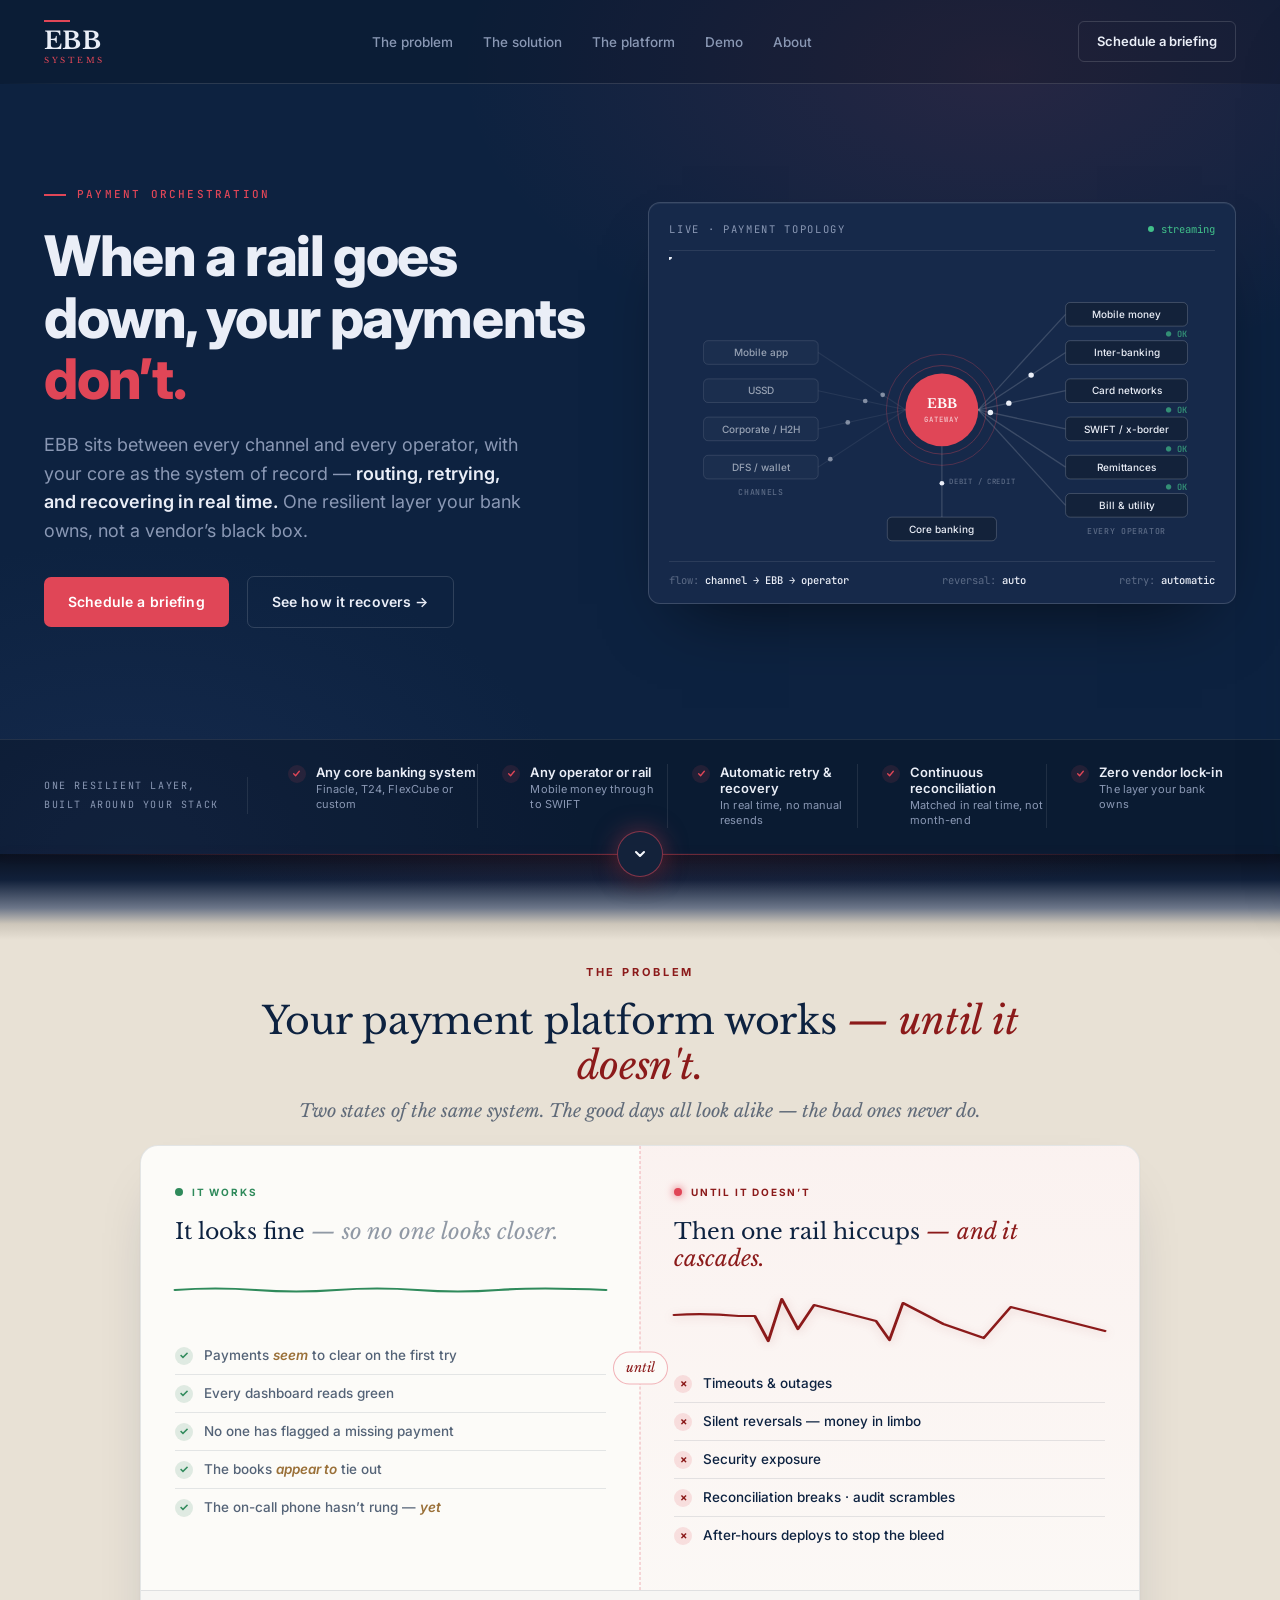
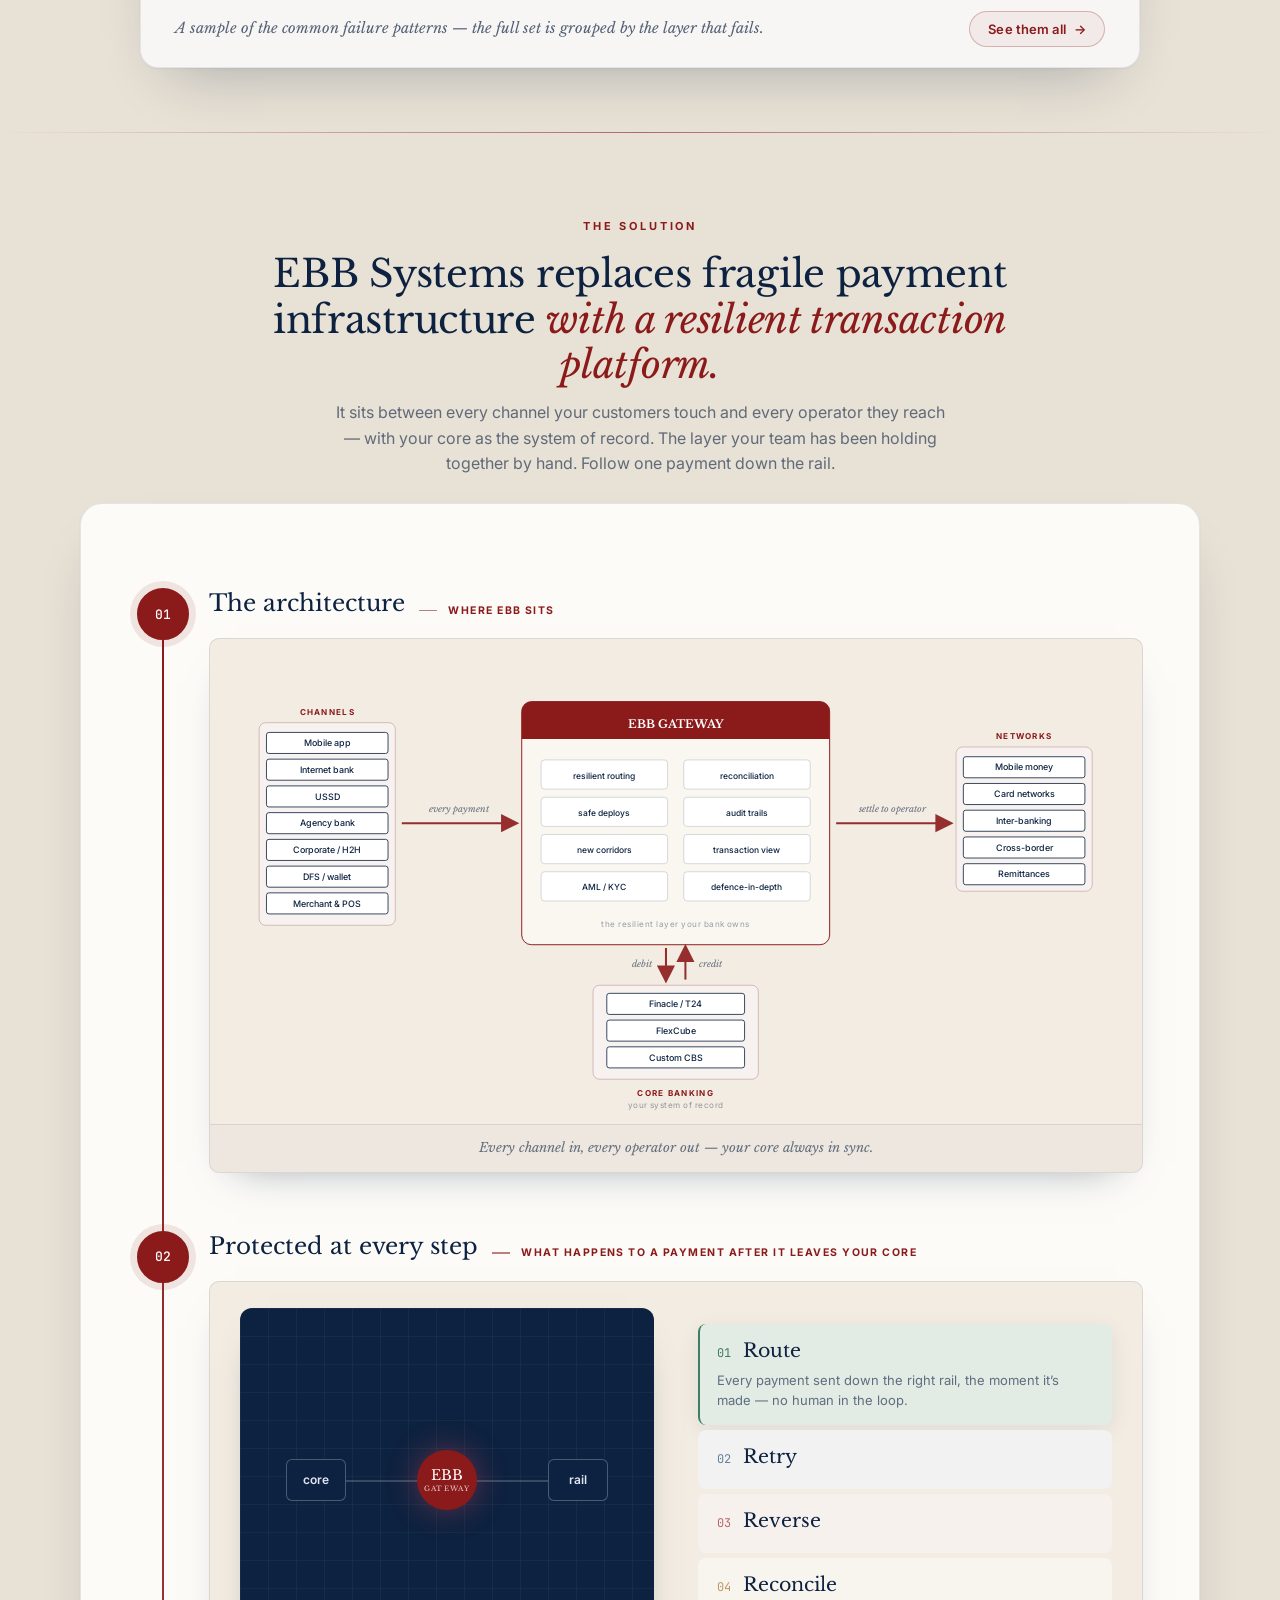
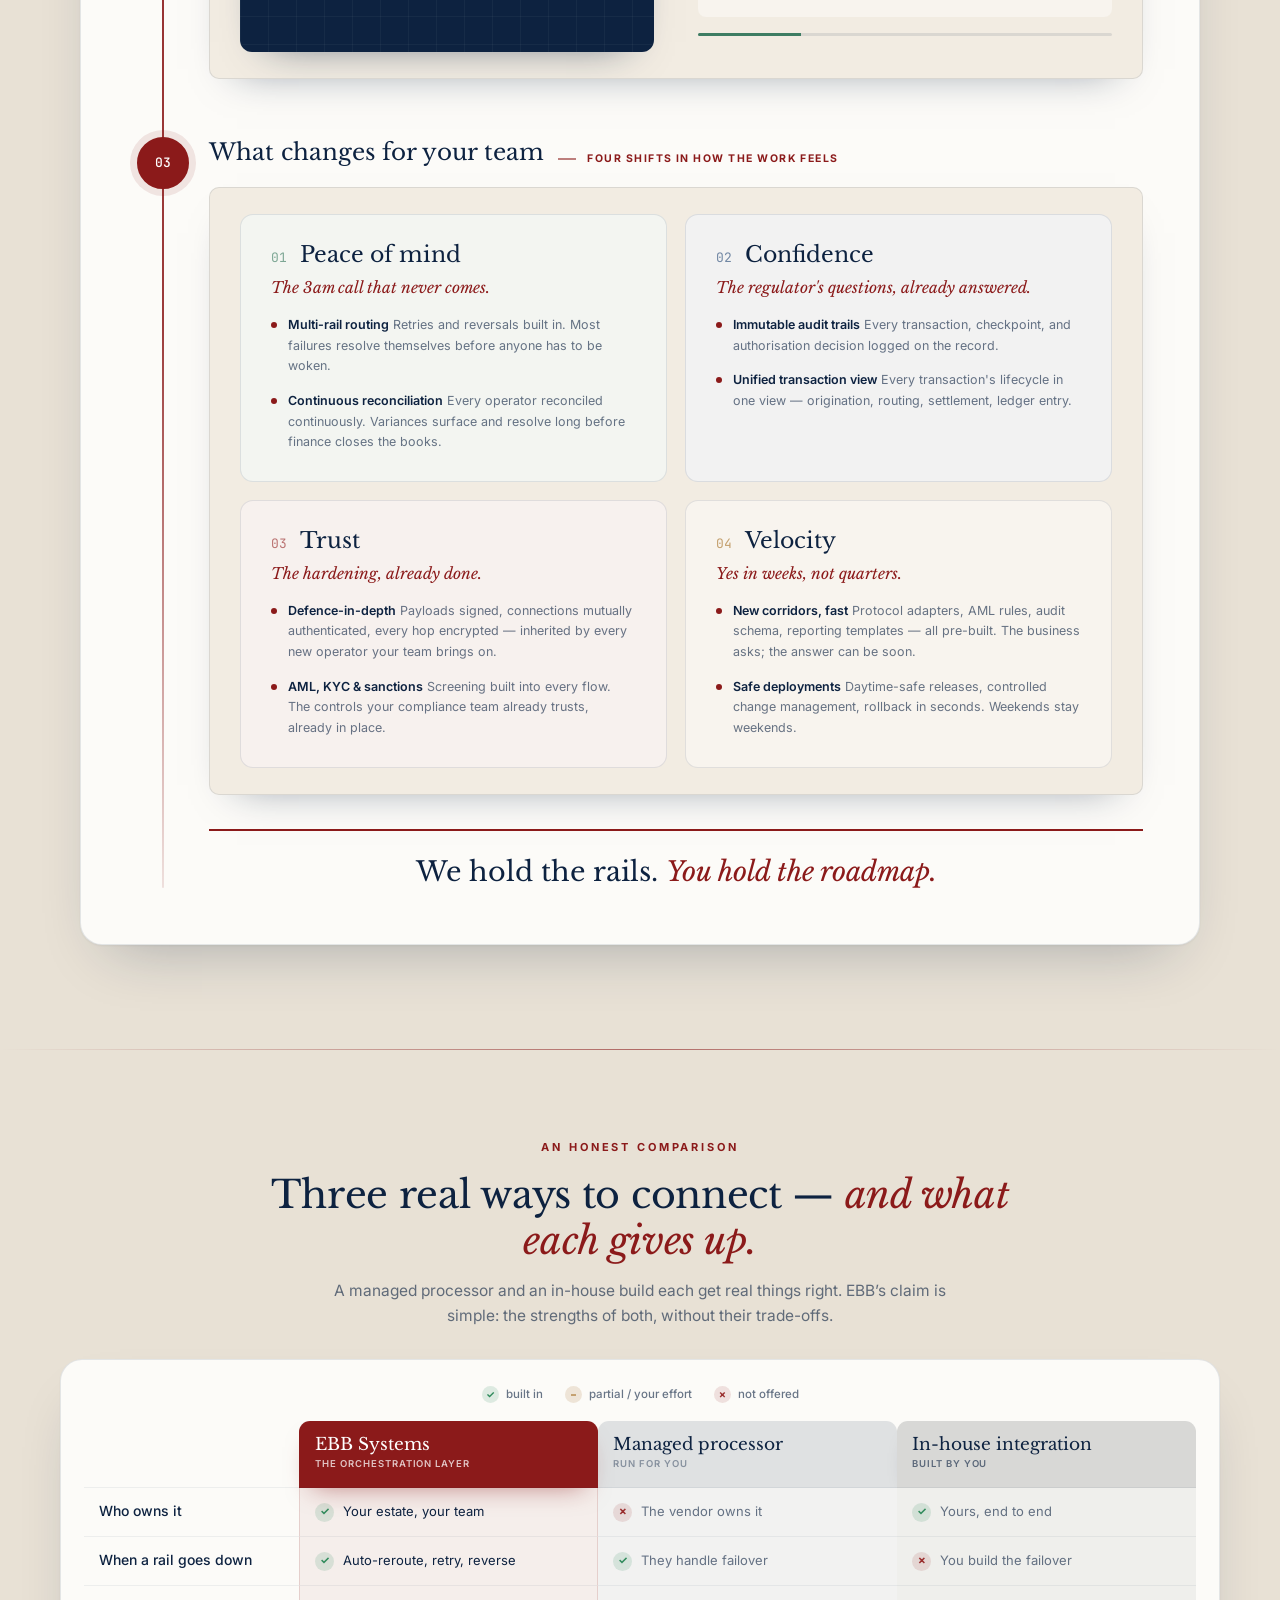
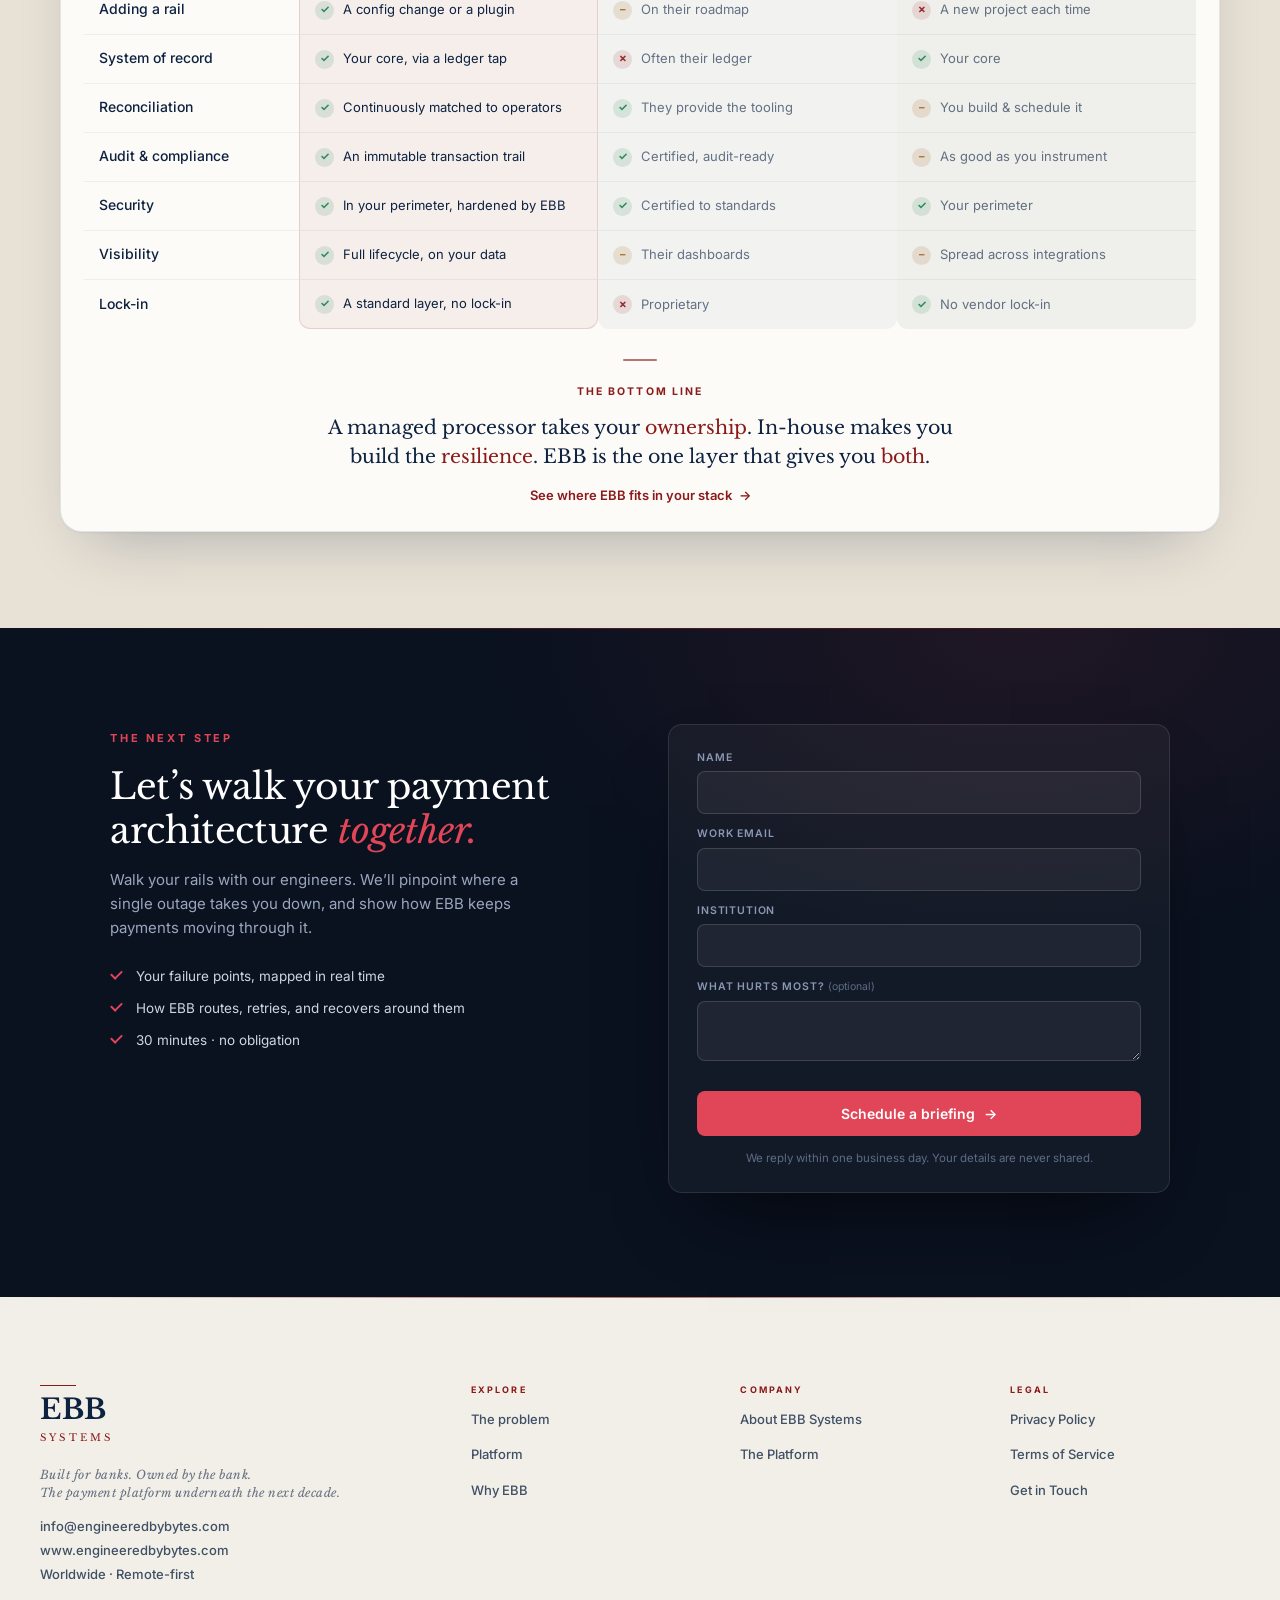
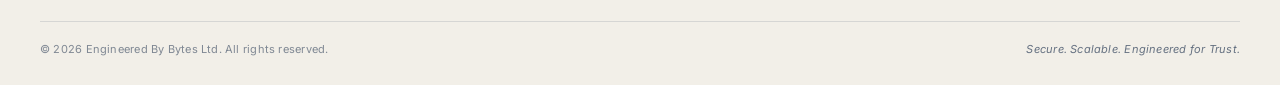
<file: index.html>
<!DOCTYPE html>
<html lang="en">
<head>
  <meta charset="UTF-8">
  <meta name="viewport" content="width=device-width, initial-scale=1.0">

  <meta name="robots" content="index, follow, max-image-preview:large, max-snippet:-1, max-video-preview:-1">

  <title>EBB Systems | Engineered By Bytes — Payment Gateway &amp; Banking Integration Platform</title>
  <meta name="description" content="EBB Systems is the resilient payment infrastructure layer between every channel and every operator, with your core as the system of record — routing, retrying, and recovering in real time.">
  <link rel="canonical" href="https://engineeredbybytes.com/">

  <!-- Open Graph -->
  <meta property="og:type" content="website">
  <meta property="og:site_name" content="EBB Systems">
  <meta property="og:title" content="EBB Systems | Engineered By Bytes — Payment Gateway &amp; Banking Integration Platform">
  <meta property="og:description" content="The resilient payment infrastructure layer between every channel and every operator — with your core as the system of record. Routing, retrying, and recovering in real time.">
  <meta property="og:url" content="https://engineeredbybytes.com/">
  <meta property="og:image" content="https://engineeredbybytes.com/assets/img/og-image.png">
  <meta property="og:image:width" content="1200">
  <meta property="og:image:height" content="630">
  <meta property="og:image:alt" content="EBB Systems — payment gateway & banking integration platform">
  <meta property="og:locale" content="en_GB">

  <!-- Twitter / X Card -->
  <meta name="twitter:card" content="summary_large_image">
  <meta name="twitter:title" content="EBB Systems | Engineered By Bytes">
  <meta name="twitter:description" content="The resilient payment infrastructure layer between every channel and every operator, with your core as the system of record.">
  <meta name="twitter:image" content="https://engineeredbybytes.com/assets/img/og-image.png">

  <!-- Schema.org / JSON-LD : Organization (entity bridge) + WebSite -->
  <script type="application/ld+json">
  {
    "@context": "https://schema.org",
    "@type": "Organization",
    "name": "EBB Systems",
    "legalName": "Engineered By Bytes Ltd",
    "alternateName": ["Engineered By Bytes", "Engineered by Bytes"],
    "url": "https://engineeredbybytes.com",
    "logo": "https://engineeredbybytes.com/assets/img/logo-dark.png",
    "description": "Secure payment gateway and banking integration infrastructure for banks, fintechs, and institutions worldwide — one regulated, AML-compliant layer for mobile money, interbank switches, core banking, and cross-border remittance.",
    "foundingDate": "2024",
    "areaServed": { "@type": "Place", "name": "Worldwide" },
    "knowsAbout": ["Payment gateway integration","Mobile money integration","Interbank switch integration","Core banking integration","ISO 20022","ISO 8583","PesaLink","PAPSS","AML screening","Cross-border remittance"],
    "contactPoint": {
      "@type": "ContactPoint",
      "contactType": "Sales",
      "email": "info@engineeredbybytes.com",
      "availableLanguage": ["English"]
    },
    "sameAs": [
      "https://www.linkedin.com/company/engineered-by-bytes/",
      "https://github.com/ebb-systems"
    ]
  }
  </script>
  <script type="application/ld+json">
  {
    "@context": "https://schema.org",
    "@type": "WebSite",
    "name": "EBB Systems",
    "url": "https://engineeredbybytes.com",
    "publisher": { "@type": "Organization", "name": "EBB Systems", "legalName": "Engineered By Bytes Ltd" }
  }
  </script>

  <!-- Cloudflare Web Analytics -->
  <script defer src="https://static.cloudflareinsights.com/beacon.min.js"
          data-cf-beacon='{"token": "14ec8dcab57646cd8a055d3362833978"}'></script>

  <!-- Favicons (reuse V1) -->
  <link rel="icon" type="image/x-icon" href="/assets/img/favicon.ico">
  <link rel="icon" type="image/png" sizes="32x32" href="/assets/img/favicon-32x32.png">

  <meta name="theme-color" content="#0D2240">

  <!-- Fonts (same as V1) -->
  <link rel="preconnect" href="https://fonts.googleapis.com">
  <link rel="preconnect" href="https://fonts.gstatic.com" crossorigin>
  <link href="https://fonts.googleapis.com/css2?family=Libre+Baskerville:ital,wght@0,400;0,700;1,400&family=Inter:wght@400;500;600;700&family=JetBrains+Mono:wght@400;500;700&display=swap" rel="stylesheet">

  <style>
    /* =============================================================
       BRAND TOKENS (reused from V1 main.css)
       ============================================================= */
    :root {
      --navy:        #0D2240;
      --navy-soft:   #1C3158;
      --cream:       #F8F6F1;
      --cream-warm:  #F2EFE8;
      --crimson:     #8B1A1A;
      --crimson-soft: rgba(139, 26, 26, 0.12);
      --white:       #FFFFFF;
      --text-body:   #333333;
      --text-muted:  #666666;
      --text-faint:  #999999;
      --rule:        rgba(13, 34, 64, 0.10);

      --font-display: 'Libre Baskerville', Georgia, 'Times New Roman', serif;
      --font-ui:      'Inter', -apple-system, BlinkMacSystemFont, 'Segoe UI', sans-serif;

      --ease:  cubic-bezier(0.4, 0, 0.2, 1);
      --speed: 0.3s;
    }

    *, *::before, *::after { box-sizing: border-box; margin: 0; padding: 0; }

    /* Visually hidden but still readable by screen readers. Used to add
       context for non-text visuals like the §2 ECG chart. */
    .sr-only {
      position: absolute;
      width: 1px; height: 1px;
      padding: 0; margin: -1px;
      overflow: hidden;
      clip: rect(0, 0, 0, 0);
      white-space: nowrap;
      border: 0;
    }

    html { scroll-behavior: smooth; }

    body {
      font-family: var(--font-ui);
      font-size: 16px;
      line-height: 1.6;
      color: var(--text-body);
      /* Dark fallback so the top overscroll/rubber-band matches the hero,
         not a bright cream flash. The visible page colour comes from .sky. */
      background: #0A111F;
      -webkit-font-smoothing: antialiased;
      -moz-osx-font-smoothing: grayscale;
    }

    /* =============================================================
       CONTINUOUS SKY — the page reads as one uninterrupted dark→cream
       atmosphere, but it is built from per-section fills whose touching
       edges share a colour (so there is never a visible seam) rather
       than one page-height gradient (which would remap and slide its
       crossover onto text whenever content height changes — drawers,
       reveal animations, responsive reflow).
         hero      : solid dark  (ends at --ink)
         problem   : the ONLY gradient — dark --ink → cream-warm, the
                     single dark→light crossover, scaled to its own
                     stable height so the footnote always lands on cream
         solution  : solid cream-warm  (matches problem's bottom)
         footer    : solid cream-warm  (matches solution) — light footer
       Top and bottom never double back through a muddy mid-tone, and
       no dynamic height change can disturb the crossover.
       ============================================================= */

    a { color: inherit; text-decoration: none; }

    /* =============================================================
       NAV — full menu (brand · links · CTA)
       Industry-standard layout: brand left, links centre-right, CTA right.
       ============================================================= */
    .nav {
      position: relative;
      display: flex;
      align-items: center;
      justify-content: space-between;
      padding: 22px 40px;
      z-index: 10;
      gap: 32px;
    }

    .nav__brand {
      display: inline-flex;
      flex-direction: column;
      align-items: flex-start;
      text-decoration: none;
      line-height: 1;
      transition: opacity 0.3s var(--ease);
    }
    /* Small crimson rule above the wordmark — matches the EBB letterhead identity */
    .nav__brand::before {
      content: '';
      display: block;
      width: 26px;
      height: 1.5px;
      background: var(--crimson);
      margin-bottom: 6px;
    }
    .nav__brand-ebb {
      font-family: var(--font-display);
      font-weight: 700;
      font-size: 26px;
      color: var(--navy);
      letter-spacing: 0.02em;
      line-height: 1;
    }
    .nav__brand-sys {
      font-family: var(--font-display);
      font-weight: 400;
      font-size: 8px;
      color: var(--crimson);
      letter-spacing: 0.32em;
      text-transform: uppercase;
      margin-top: 4px;
    }

    .nav__links {
      display: flex;
      align-items: center;
      gap: 28px;
      list-style: none;
      padding: 0;
      margin: 0;
      /* Centred between brand (left) and CTA (right) — matches Direction A mockup */
      flex: 1;
      justify-content: center;
    }
    .nav__links li { margin: 0; }
    .nav__links a {
      font-family: var(--font-ui);
      font-size: 14px;
      font-weight: 500;
      color: var(--navy);
      text-decoration: none;
      letter-spacing: 0.01em;
      transition: color var(--speed) var(--ease);
    }
    .nav__links a:hover {
      color: var(--crimson);
    }

    .nav__cta {
      font-family: var(--font-ui);
      font-size: 13px;
      font-weight: 600;
      letter-spacing: 0.02em;
      color: var(--navy);
      padding: 10px 20px;
      border: 1.5px solid var(--navy);
      border-radius: 2px;
      transition: background var(--speed) var(--ease), color var(--speed) var(--ease);
      flex-shrink: 0;
    }

    .nav__cta:hover {
      background: var(--navy);
      color: var(--white);
    }

    @media (max-width: 860px) {
      .nav__links { display: none; }
      .nav { padding: 22px 24px; }
    }

    /* =============================================================
       HERO
       ============================================================= */
    .hero {
      min-height: 100dvh;
      min-height: 100vh; /* fallback */
      display: flex;
      flex-direction: column;
      justify-content: center;
      padding: 96px 24px 48px;
      background: var(--cream);
      position: relative;
      overflow: hidden;
    }

    .hero__container {
      width: 100%;
      max-width: 1200px;
      margin: 0 auto;
      display: flex;
      flex-direction: column;
      gap: 40px;
      align-items: center;
      text-align: center;
    }

    /* ---------- Centered editorial hero (production parity) ----------
       Logo centred in the page, big stacked tagline, single lead paragraph,
       two CTAs (primary crimson + outline navy). This is the production
       'Secure. Scalable. Engineered for Trust.' layout, ported to V2. */
    .hero--brand-first .hero__container--centered {
      max-width: 980px;
      gap: 0;
    }
    /* CSS-rendered logo mark (matches production /index.html exactly):
       a thin crimson rule, a giant Libre Baskerville "EBB", and a small
       letter-spaced crimson "SYSTEMS" below. Scales crisply at any size,
       no PNG whitespace artefacts. */
    /* The block itself is centred in the page by the parent flex
       (.hero__container), but rule + Systems align to the LEFT edge of
       EBB — same as production. inline-flex shrinks to EBB's width,
       align-items: flex-start pins children to that left edge. */
    .hero__brand-logo {
      display: inline-flex;
      flex-direction: column;
      align-items: flex-start;
      margin: 24px 0 40px;
      line-height: 1;
    }
    .hero__brand-rule {
      width: 48px;
      height: 2px;
      background: var(--crimson);
      margin-bottom: 18px;
    }
    .hero__brand-ebb {
      font-family: var(--font-display);
      font-weight: 700;
      font-size: clamp(72px, 9vw, 120px);
      color: var(--navy);
      letter-spacing: 0.02em;
      line-height: 1;
    }
    .hero__brand-systems {
      font-family: var(--font-display);
      font-weight: 400;
      font-size: clamp(11px, 1vw, 13px);
      color: var(--crimson);
      letter-spacing: 0.42em;
      text-transform: uppercase;
      margin-top: 14px;
    }
    .hero__brand-tagline {
      font-family: var(--font-display);
      font-size: clamp(32px, 5vw, 56px);
      font-weight: 400;
      color: var(--navy);
      line-height: 1.18;
      letter-spacing: -0.01em;
      margin-bottom: 28px;
    }
    .hero__brand-tagline em {
      font-style: italic;
      color: var(--navy);
      font-weight: 400;
    }
    .hero__brand-lead {
      font-family: var(--font-ui);
      font-size: clamp(16px, 1.7vw, 18px);
      color: var(--text-muted);
      line-height: 1.65;
      max-width: 56ch;
      margin-bottom: 40px;
    }
    .hero__cta-row--centered {
      flex-direction: row;
      max-width: none;
      gap: 16px;
      justify-content: center;
      flex-wrap: wrap;
    }
    @media (max-width: 720px) {
      .hero__markmast img { height: 130px; }
      .hero__cta-row--centered { flex-direction: column; width: 100%; max-width: 320px; }
    }

    /* Crimson rule above headline — brand cue */
    .hero__rule {
      width: 48px;
      height: 3px;
      background: var(--crimson);
    }

    .hero__eyebrow {
      font-family: var(--font-ui);
      font-size: 11px;
      font-weight: 700;
      letter-spacing: 0.26em;
      text-transform: uppercase;
      color: var(--crimson);
      margin-bottom: -16px; /* tighten to rule */
    }

    .hero__headline {
      font-family: var(--font-display);
      font-size: clamp(32px, 5.5vw, 56px);
      font-weight: 700;
      color: var(--navy);
      letter-spacing: -0.01em;
      line-height: 1.15;
      max-width: 16ch;
    }

    .hero__headline em {
      font-style: italic;
      font-weight: 400;
      color: var(--navy);
    }

    .hero__sub {
      font-family: var(--font-ui);
      font-size: clamp(16px, 2vw, 19px);
      font-weight: 400;
      color: var(--text-muted);
      line-height: 1.6;
      max-width: 52ch;
    }

    .hero__cta-row {
      display: flex;
      flex-direction: column;
      gap: 12px;
      width: 100%;
      max-width: 320px;
    }

    .btn {
      display: inline-flex;
      align-items: center;
      justify-content: center;
      gap: 10px;
      font-family: var(--font-ui);
      font-size: 14px;
      font-weight: 600;
      letter-spacing: 0.02em;
      padding: 15px 28px;
      border-radius: 3px;
      transition: background var(--speed) var(--ease),
                  color var(--speed) var(--ease),
                  transform 0.15s var(--ease),
                  box-shadow var(--speed) var(--ease);
      cursor: pointer;
      white-space: nowrap;
      border: 2px solid transparent;
    }

    .btn--primary {
      background: var(--crimson);
      color: var(--white);
      border-color: var(--crimson);
    }

    .btn--primary:hover {
      background: #721515;
      border-color: #721515;
      box-shadow: 0 6px 20px rgba(139, 26, 26, 0.32);
      transform: translateY(-1px);
    }

    .btn--ghost {
      background: transparent;
      color: var(--navy);
      border-color: var(--navy);
    }

    .btn--ghost:hover {
      background: var(--navy);
      color: var(--white);
    }

    /* =============================================================
       NETWORK VISUALIZATION (the ambient pulse)
       ============================================================= */
    .hero__viz {
      width: 100%;
      max-width: 600px;
      margin: 8px auto 0;
    }

    

    /* Node styling */
    

    

    

    /* Pulse rings around active nodes */
    

    
    
    
    
    
    
    
    

    

    /* Connecting lines */
    

    /* Animated data packets — small crimson dots travelling the paths */
    

    /* Node labels */
    

    

    

    /* =============================================================
       PROSE STRIP (replaces the previous numeric proof bar)
       Sits directly under the hero CTA, part of the hero footer
       ============================================================= */
    .proof {
      margin-top: 32px;
      width: 100%;
      padding: 0 24px;
    }
    .proof__inner {
      max-width: 900px;
      margin: 0 auto;
      text-align: center;
      display: flex;
      flex-direction: column;
      gap: 14px;
    }
    .proof__audience {
      font-family: var(--font-ui);
      font-size: 10px;
      font-weight: 700;
      letter-spacing: 0.22em;
      text-transform: uppercase;
      color: var(--crimson);
    }
    .proof__statement {
      font-family: var(--font-display);
      font-style: italic;
      font-weight: 400;
      font-size: clamp(15px, 1.55vw, 18px);
      line-height: 1.55;
      color: var(--navy);
      letter-spacing: -0.005em;
    }
    .proof__statement em {
      font-style: italic;
      color: var(--crimson);
    }
    /* Legacy proof grid styles kept for any other reference but unused now */
    .proof__grid { display: none; }

    /* =============================================================
       TRUST STRIP — Direction A numbers row
       Sits at the foot of the hero, before §2. Earns credibility
       before the problem section makes claims.
       ============================================================= */
    
    
    
    
    
    
    
    

    /* =============================================================
       LIVE BADGE (subtle "live network" indicator)
       ============================================================= */
    
    
    /* Legacy dot — no longer rendered, kept for safety */
    

    

    /* =============================================================
       DESKTOP LAYOUT (≥ 900px) — two-column: text left, viz right
       ============================================================= */
    @media (min-width: 900px) {
      .hero {
        padding: 120px 56px 64px;
      }

      /* Legacy two-column hero layout — scoped OUT of the new centered
         editorial hero (.hero--brand-first) so it doesn't fight with the
         column flex above. Kept for any future variant that wants split. */
      .hero:not(.hero--brand-first) .hero__container {
        flex-direction: row;
        align-items: center;
        text-align: left;
        gap: 64px;
      }

      .hero:not(.hero--brand-first) .hero__text {
        flex: 1 1 50%;
        display: flex;
        flex-direction: column;
        gap: 28px;
        align-items: flex-start;
      }

      .hero:not(.hero--brand-first) .hero__viz {
        flex: 1 1 50%;
        max-width: none;
        margin: 0;
      }

      .hero__headline {
        max-width: none;
      }

      .hero__cta-row {
        flex-direction: row;
        width: auto;
        max-width: none;
      }

      .proof {
        margin-top: auto;
      }
    }

    /* =============================================================
       §2 — THE PROBLEM (six pain cards, scene-based animations)
       Each card shows a specific CTO pain in a recognisable scene.
       Cards reveal staggered when section enters viewport; their
       internal scene animations then loop subtly while visible.
       ============================================================= */
    /* =============================================================
       §2 — THE PROBLEM (Tonal Bridge: dark→cream recovering heartbeat)
       Dark continuation of the hero that resolves into the cream body.
       A single ECG trace draws left→right; six red drops mark recurring
       failure patterns, each labelled as the line tip reaches it. The
       hero's dark tokens are scoped locally to .o3 so they never leak
       into the cream body below.
       ============================================================= */
    .o3 {
      --ink:         #0A111F;
      --ink-2:       #0E1828;
      --acc:         #E04657;
      --ok:          #2F8A5B;
      --on-dark:     #EAEEF7;
      --on-dark-mut: #8A98B4;
      /* The page's ONE dark→light crossover, now compressed into a slim lip
         at the very top so it lives in the hero→problem seam. The section
         then sits in the LIGHT world (stone) — same ground as the solution
         below — so the problem reads as its own chapter, not hero spillover.
         Top edge = --ink (meets the hero); body + bottom = stone (#E8E1D5),
         seamless into .solution3 which is also stone. */
      background: linear-gradient(180deg, #0A111F 0, #11203a 26px, #6c7689 54px, #cdc6ba 70px, #E8E1D5 86px);
      padding: 104px 56px 64px;
      color: var(--navy);
      position: relative;
    }
    /* Seam (hero -> problem) — part of the unified hairline seam system
       (see .seam-hairline below). Both sides are dark here, so the crimson
       hairline carries a soft glow + a whisper of bloom rather than a tonal
       step. Softened from the original (Option 1): the line and bloom are
       dialled down so it reads as a faint horizon of light, not a divider.
       The hero scroll-cue sits centred on this line. */
    .o3::before {
      content: ""; position: absolute; top: 0; left: 0; right: 0; height: 1px;
      background: linear-gradient(90deg, transparent, rgba(224,70,87,.45) 50%, transparent);
      box-shadow: 0 0 12px 0 rgba(224,70,87,.18);
      z-index: 2; pointer-events: none;
    }
    .o3::after {
      content: ""; position: absolute; top: -1px; left: 0; right: 0; height: 64px;
      background: radial-gradient(58% 100% at 50% 0%, rgba(224,70,87,.07), transparent 70%);
      z-index: 1; pointer-events: none;
    }
    .o3__head { max-width: 820px; margin: 0 auto 8px; text-align: center; position: relative; z-index: 3; }

    /* Shared editorial header trio — eyebrow / heading / bridge line. */
    .p-eyebrow { font-family: var(--font-ui); font-size: 11px; font-weight: 700; letter-spacing: 0.26em; text-transform: uppercase; color: var(--crimson); }
    .p-heading { font-family: var(--font-display); font-weight: 400; letter-spacing: -0.008em; line-height: 1.2; margin: 0; font-size: clamp(26px, 3.4vw, 38px); }
    .p-heading em { font-style: italic; }
    .p-bridge { margin: 10px 0 0; font-family: var(--font-display); font-style: italic; font-size: clamp(15px, 1.6vw, 18px); line-height: 1.35; letter-spacing: -0.003em; }
    .o3 .p-eyebrow { color: var(--crimson); }
    .o3 .p-heading { color: var(--navy); margin-top: 14px; }
    .o3 .p-heading em { color: var(--crimson); }
    .o3 .p-bridge { color: rgba(13,34,64,0.62); }

    /* ── Diptych: "It works / until it doesn't" (Direction E) ──
       The headline made literal: a calm left half and a breaking right
       half, split by a crimson fault line. Held in its own floating panel
       on the stone ground so it rhymes with the solution panel below. */
    .o3 .dip {
      max-width: 1000px; margin: 22px auto 0;
      background: #FCFBF8; border: 1px solid var(--rule); border-radius: 18px; overflow: hidden;
      box-shadow: 0 1px 2px rgba(13,34,64,.05), 0 28px 60px -30px rgba(13,34,64,.32);
      opacity: 0; transform: translateY(14px); transition: opacity .7s var(--ease), transform .7s var(--ease);
    }
    .o3.is-active .dip { opacity: 1; transform: none; }
    .o3 .dip__cols { position: relative; display: grid; grid-template-columns: 1fr 1fr; }
    .o3 .dip__side { padding: 32px 34px 36px; }
    .o3 .dip__side--bad { position: relative; background: linear-gradient(180deg, rgba(224,70,87,.05), rgba(224,70,87,.015)); }
    .o3 .dip__tag { display: inline-flex; align-items: center; gap: 9px; font-family: var(--font-ui); font-weight: 700; font-size: 10px; letter-spacing: .18em; text-transform: uppercase; }
    .o3 .dip__side--ok .dip__tag { color: var(--ok); }
    .o3 .dip__side--bad .dip__tag { color: var(--crimson); }
    .o3 .dip__tag::before { content: ''; width: 8px; height: 8px; border-radius: 50%; }
    .o3 .dip__side--ok .dip__tag::before { background: var(--ok); }
    .o3 .dip__side--bad .dip__tag::before { background: var(--acc); box-shadow: 0 0 9px var(--acc); }
    .o3 .dip__side h3 { font-family: var(--font-display); font-weight: 400; font-size: 22px; line-height: 1.25; color: var(--navy); margin: 14px 0 18px; }
    .o3 .dip__side--ok h3 em { font-style: italic; color: rgba(13,34,64,0.45); }
    /* hedge words — the quiet tells of unverified calm (seem · appear to · yet) */
    .o3 .dip__side--ok .hedge { font-style: italic; font-weight: 600; color: #9A7038; }
    .o3 .dip__side--bad h3 em { font-style: italic; color: var(--crimson); }
    .o3 .dip__mini { height: 54px; margin-bottom: 20px; }
    .o3 .dip__mini svg { width: 100%; height: 54px; display: block; overflow: visible; }
    .o3 .lOK { fill: none; stroke: var(--ok); stroke-width: 2.2; stroke-linecap: round; }
    .o3 .lBAD { fill: none; stroke: var(--crimson); stroke-width: 2.2; stroke-linecap: round; stroke-linejoin: round; filter: drop-shadow(0 2px 4px rgba(139,26,26,.2)); }
    .o3 .dip__list { list-style: none; margin: 0; padding: 0; }
    .o3 .row { display: flex; align-items: flex-start; gap: 11px; width: 100%; text-align: left;
      padding: 9px 0; font-family: var(--font-ui); font-weight: 500; font-size: 13.5px; line-height: 1.4;
      border: 0; border-bottom: 1px solid var(--rule); background: transparent; }
    .o3 .dip__list .row:last-child, .o3 .dip__rows .row:last-child { border-bottom: none; }
    .o3 button.row { cursor: pointer; transition: color .18s var(--ease); }
    .o3 button.row:hover { color: var(--crimson); }
    .o3 button.row:focus-visible { outline: 2px solid var(--crimson); outline-offset: 3px; border-radius: 4px; }
    .o3 .ic { flex: none; width: 18px; height: 18px; border-radius: 50%; display: grid; place-items: center;
      font-family: var(--font-ui); font-weight: 700; font-size: 11px; margin-top: 1px; }
    .o3 .dip__side--ok .ic { background: rgba(47,138,91,.14); color: var(--ok); }
    .o3 .dip__side--bad .ic { background: rgba(224,70,87,.14); color: var(--crimson); }
    .o3 .dip__side--ok .row { color: rgba(13,34,64,.7); }
    .o3 .dip__side--bad .row { color: var(--navy); }
    .o3 .dip__seam { position: absolute; top: 0; bottom: 0; left: 50%; width: 0;
      border-left: 1.5px dashed rgba(224,70,87,.4); transform: translateX(-50%); z-index: 2; }
    .o3 .dip__seam::after { content: 'until'; position: absolute; top: 50%; left: 50%; transform: translate(-50%,-50%);
      background: #FCFBF8; border: 1px solid rgba(224,70,87,.4); color: var(--crimson);
      font-family: var(--font-display); font-style: italic; font-size: 13px; padding: 5px 12px; border-radius: 999px; white-space: nowrap; }

    @media (prefers-reduced-motion: reduce) {
      .o3 .dip, .o3.is-active .dip { opacity: 1; transform: none; transition: none; }
    }

    /* Footer band — lives INSIDE the card, on the same surface as the two
       columns, divided by a hairline so it reads as the card's own footer
       (caption + CTA) rather than a note floating on the stone below. */
    .o3 .dip__foot { display: flex; align-items: center; justify-content: space-between; gap: 24px;
      padding: 20px 34px; border-top: 1px solid var(--rule); background: rgba(13,34,64,0.018); }
    .o3 .dip__footnote { margin: 0; max-width: 620px; font-family: var(--font-display); font-style: italic;
      font-size: 14.5px; line-height: 1.5; color: rgba(13,34,64,0.7); }
    .o3__seelist { flex: none; display: inline-flex; align-items: center; gap: 8px; font-family: var(--font-ui); font-weight: 600; font-size: 13px; letter-spacing: 0.01em; color: var(--crimson); background: rgba(139,26,26,0.05); border: 1px solid rgba(139,26,26,0.28); border-radius: 999px; padding: 9px 18px; cursor: pointer; transition: background 0.18s var(--ease), border-color 0.18s var(--ease), color 0.18s var(--ease), transform 0.18s var(--ease); }
    .o3__seelist span { transition: transform 0.18s var(--ease); }
    .o3__seelist:hover { background: var(--crimson); border-color: var(--crimson); color: #fff; }
    .o3__seelist:hover span { transform: translateX(3px); }
    .o3__seelist:focus-visible { outline: 2px solid var(--crimson); outline-offset: 3px; }

    @media (max-width: 640px) {
      .o3 { padding: 96px 22px 48px; }
      .o3 .dip__cols { grid-template-columns: 1fr; }
      .o3 .dip__seam { display: none; }
      .o3 .dip__side--bad { border-top: 1px solid var(--rule); }
      .o3 .dip__foot { flex-direction: column; align-items: flex-start; gap: 16px; padding: 20px 24px; }
    }

    /* Brief flash applied to the drawer item that matches a clicked label */
    .drawer__item.is-highlight { animation: drawerFlash 1.6s ease-out; }
    @keyframes drawerFlash {
      0%   { background: rgba(139,26,26,0.18); box-shadow: -10px 0 0 0 rgba(139,26,26,0.18); }
      100% { background: transparent; box-shadow: -10px 0 0 0 transparent; }
    }

    /* §3 handoff bridge — a quiet directional cue at the bottom of §2
       pointing to the solution section below. Gives the reader a "next"
       beat instead of leaving them dangling. */
    .problem__bridge {
      margin-top: 24px;
      padding-top: 16px;
      border-top: 1px solid var(--rule);
      display: flex;
      align-items: center;
      justify-content: center;
    }
    .problem__bridge-link {
      display: inline-flex;
      flex-direction: column;
      align-items: center;
      gap: 8px;
      font-family: var(--font-ui);
      font-size: 11px;
      font-weight: 700;
      letter-spacing: 0.22em;
      text-transform: uppercase;
      color: var(--text-muted);
      text-decoration: none;
      padding: 4px 8px;
      transition: color 0.25s var(--ease);
    }
    .problem__bridge-link:hover { color: var(--crimson); }
    .problem__bridge-link:hover .problem__bridge-arrow { transform: translateY(4px); }
    .problem__bridge-arrow {
      display: block;
      width: 14px; height: 14px;
      color: currentColor;
      transition: transform 0.4s var(--ease);
      animation: bridgeBob 2.6s ease-in-out infinite;
    }
    @keyframes bridgeBob {
      0%, 100% { transform: translateY(0); }
      50%      { transform: translateY(3px); }
    }

    /* ---------- Drawer (slide-in panel) — holds the full 10-pattern list */
    .drawer-scrim {
      position: fixed; inset: 0;
      background: rgba(13,34,64,0.4);
      opacity: 0; pointer-events: none;
      transition: opacity 0.35s var(--ease);
      z-index: 80;
      backdrop-filter: blur(2px);
    }
    .drawer-scrim.is-open { opacity: 1; pointer-events: auto; }
    /* Floating drawer — sits as a card with margins from the viewport
       edges instead of flush against them. Vertically centred so the
       leftover space is balanced top and bottom rather than pooling
       at the bottom. */
    .drawer {
      position: fixed;
      top: 50%;
      right: 32px;
      transform: translate(calc(100% + 64px), -50%);
      width: min(840px, 94vw);
      max-height: calc(100vh - 40px);
      background: var(--cream-warm);
      border-radius: 8px;
      box-shadow: 0 30px 80px -20px rgba(13,34,64,0.35),
                  0 8px 24px -8px rgba(13,34,64,0.15);
      transition: transform 0.4s cubic-bezier(0.22, 0.61, 0.36, 1);
      z-index: 90;
      display: flex;
      flex-direction: column;
      overflow: hidden;
    }
    .drawer.is-open { transform: translate(0, -50%); }
    .drawer__head {
      display: flex; align-items: baseline; justify-content: space-between;
      gap: 16px;
      padding: 16px 30px 14px;
      border-bottom: 1px solid var(--rule);
      flex-shrink: 0;
    }
    .drawer__title {
      font-family: var(--font-display);
      font-size: 18px;
      font-weight: 700;
      color: var(--navy);
    }
    .drawer__sub {
      font-family: var(--font-mono);
      font-size: 10px;
      letter-spacing: 0.14em;
      text-transform: uppercase;
      color: var(--text-faint);
      margin-top: 3px;
    }
    .drawer__close {
      background: transparent; border: 1px solid var(--rule);
      width: 30px; height: 30px;
      display: inline-flex; align-items: center; justify-content: center;
      cursor: pointer;
      color: var(--navy);
      border-radius: 50%;
      transition: background 0.2s var(--ease), border-color 0.2s var(--ease);
      flex-shrink: 0;
    }
    .drawer__close:hover { background: var(--navy); border-color: var(--navy); color: var(--cream-warm); }
    .drawer__close svg { width: 12px; height: 12px; }
    .drawer__body {
      padding: 18px 24px 20px;
      overflow-y: auto;
      flex: 0 1 auto;
      display: flex;
      flex-direction: column;
      gap: 12px;
      background: #EBE6DD;
    }

    /* Stacked editorial cluster layout — large italic numeral + uppercase
       rule-topped title on the left, a crimson-spined list of tag + serif
       description on the right. Count is suppressed (we no longer surface
       a fixed total). */
    .drawer__cluster {
      display: grid;
      grid-template-columns: 172px 1fr;
      gap: 30px;
      padding: 16px 26px;
      background: #FCFBF8;
      border: 1px solid var(--rule);
      border-radius: 12px;
      box-shadow: 0 1px 2px rgba(13,34,64,0.04), 0 16px 34px -24px rgba(13,34,64,0.30);
    }
    .drawer__cluster-head {
      display: flex;
      flex-direction: column;
      gap: 8px;
    }
    .drawer__cluster-num {
      font-family: var(--font-display);
      font-style: italic;
      font-size: 30px;
      color: var(--crimson);
      line-height: 0.85;
      opacity: 0.92;
    }
    .drawer__cluster-title {
      font-family: var(--font-ui);
      font-size: 9.5px;
      font-weight: 700;
      letter-spacing: 0.16em;
      text-transform: uppercase;
      color: var(--navy);
      line-height: 1.35;
      padding-top: 5px;
      border-top: 2px solid rgba(139,26,26,0.2);
      display: inline-block;
      align-self: start;
    }
    .drawer__cluster-count { display: none; }
    .drawer__list {
      list-style: none;
      padding: 1px 0 1px 20px;
      margin: 0;
      display: flex;
      flex-direction: column;
      gap: 10px;
      border-left: 2px solid rgba(139,26,26,0.14);
    }
    .drawer__item { display: flex; flex-direction: column; gap: 3px; }
    /* Pattern title — mono crimson tech identifier (drawer is the
       deep-dive 'look behind the curtain' view; tech tags belong here). */
    .drawer__tag {
      font-family: var(--font-mono);
      font-size: 10.5px;
      font-weight: 700;
      color: var(--crimson);
      letter-spacing: 0.02em;
    }
    .drawer__desc {
      font-family: var(--font-display);
      font-size: 12.5px;
      color: rgba(13,34,64,0.82);
      line-height: 1.45;
    }

    .drawer__foot {
      padding: 10px 26px 12px;
      border-top: 1px solid var(--rule);
      display: flex; align-items: center; justify-content: space-between;
      gap: 16px; flex-wrap: wrap;
      flex-shrink: 0;
      background: rgba(13,34,64,0.02);
    }
    .drawer__foot p {
      margin: 0;
      font-family: var(--font-display);
      font-style: italic;
      font-size: 13px;
      color: var(--navy);
    }
    .drawer__foot p strong { font-style: normal; font-weight: 700; color: var(--crimson); }
    .drawer__foot a {
      font-family: var(--font-ui);
      font-size: 12px;
      font-weight: 600;
      padding: 8px 14px;
      background: var(--crimson);
      color: var(--white);
      border-radius: 3px;
      text-decoration: none;
      transition: background 0.2s var(--ease);
    }
    .drawer__foot a:hover { background: #721515; }

    /* On short viewports allow the body to scroll instead of overflowing */
    @media (max-height: 720px) {
      .drawer__cluster { padding: 9px 0; }
      .drawer__list { gap: 6px; }
      .drawer__desc { font-size: 12px; line-height: 1.38; }
    }
    @media (max-width: 720px) {
      /* On mobile the floating margins shrink to zero — drawer fills
         the viewport so we don't end up with a tiny floating window. */
      .drawer {
        width: 100vw;
        right: 0;
        top: 0;
        max-height: 100vh;
        border-radius: 0;
        transform: translate(100%, 0);
      }
      .drawer.is-open { transform: translate(0, 0); }
      .drawer__cluster {
        grid-template-columns: 1fr;
        gap: 8px;
      }
      .drawer__cluster-head {
        flex-direction: row;
        align-items: baseline;
        gap: 10px;
      }
      .drawer__cluster-count { margin-top: 0; margin-left: auto; }
    }

    /* Legacy cluster classes kept for any external use — now unused on page */
    .problem__clusters { display: none; }

    .problem__cluster-head {
      display: flex;
      flex-direction: column;
      gap: 6px;
      padding-top: 4px;
    }
    .problem__cluster-num {
      font-family: var(--font-display);
      font-style: italic;
      font-size: 22px;
      color: var(--crimson);
      line-height: 1;
    }
    .problem__cluster-title {
      font-family: var(--font-ui);
      font-size: 10px;
      font-weight: 700;
      letter-spacing: 0.22em;
      text-transform: uppercase;
      color: var(--navy);
      line-height: 1.35;
    }
    .problem__cluster-count {
      font-family: var(--font-mono);
      font-size: 10px;
      color: var(--text-faint);
      letter-spacing: 0.06em;
    }

    .problem__cluster-list {
      list-style: none;
      display: flex;
      flex-direction: column;
      gap: 12px;
    }
    .problem__item {
      display: flex;
      flex-direction: column;
      gap: 4px;
    }
    .problem__tag {
      font-family: var(--font-mono);
      font-size: 11px;
      font-weight: 700;
      letter-spacing: 0.04em;
      color: var(--crimson);
    }
    .problem__desc {
      font-family: var(--font-display);
      font-size: 14.5px;
      color: var(--navy);
      line-height: 1.45;
    }
    .problem__desc strong {
      font-weight: 700;
    }

    /* Closing line below the list — the "if 3 of these feel familiar" hook */
    .problem__close {
      margin-top: 56px;
      text-align: center;
      max-width: 540px;
    }
    .problem__close-line {
      font-family: var(--font-display);
      font-style: italic;
      font-size: clamp(18px, 2.2vw, 22px);
      color: var(--navy);
      line-height: 1.4;
      margin-bottom: 24px;
    }
    .problem__close-line strong {
      font-style: normal;
      font-weight: 700;
      color: var(--crimson);
    }
    .problem__close-cta {
      display: inline-flex;
      align-items: center;
      gap: 10px;
      font-family: var(--font-ui);
      font-size: 14px;
      font-weight: 600;
      letter-spacing: 0.02em;
      padding: 14px 28px;
      background: var(--crimson);
      color: var(--white);
      border-radius: 3px;
      border: 2px solid var(--crimson);
      transition: background var(--speed) var(--ease),
                  border-color var(--speed) var(--ease),
                  transform 0.15s var(--ease),
                  box-shadow var(--speed) var(--ease);
    }
    .problem__close-cta:hover {
      background: #721515;
      border-color: #721515;
      transform: translateY(-1px);
      box-shadow: 0 6px 20px rgba(139, 26, 26, 0.32);
    }

    /* (All 6 scene-specific animation blocks removed — the §2 visual
       language is now the typographic F4 list above, not animated
       scenes per pain.) */

    /* Mobile tuning for §2 clusters */
    @media (max-width: 720px) {
      .problem {
        padding: 72px 20px 80px;
      }
      .problem__container {
        gap: 36px;
      }
      .problem__head {
        gap: 12px;
      }
      .problem__cluster {
        grid-template-columns: 1fr;
        gap: 14px;
        padding: 16px 0;
      }
      .problem__cluster-head {
        flex-direction: row;
        align-items: baseline;
        gap: 12px;
        padding-top: 0;
      }
      .problem__cluster-num {
        font-size: 18px;
      }
      .problem__desc {
        font-size: 14px;
        line-height: 1.5;
      }
      .problem__close {
        margin-top: 44px;
      }
    }

    /* =============================================================
       REDUCED MOTION — respect user preference
       ============================================================= */
    @media (prefers-reduced-motion: reduce) {
      
      
      /* §2 clusters: skip the stagger reveal — show everything immediately */
      .problem__cluster {
        opacity: 1 !important;
        transform: none !important;
        transition: none !important;
      }
    }

    /* =============================================================
       §4 ENGAGEMENT CTA (#talk) — dark navy band before the footer,
       bookending the dark hero. Single conversion path: a 30-min
       architecture walkthrough, engineer to engineer. Posts to Formspree.
       ============================================================= */
    .talk { position: relative; background: radial-gradient(900px 520px at 80% 0%, rgba(224,70,87,.10), transparent 60%), #0A111F; color: #EAEEF7; padding: 96px 24px 104px; }
    .talk::before { content: ""; position: absolute; top: 0; left: 0; right: 0; height: 1px; background: linear-gradient(90deg, transparent, #8B1A1A 50%, transparent); opacity: .55; z-index: 2; pointer-events: none; }
    .talk__inner { max-width: 1060px; margin: 0 auto; display: grid; grid-template-columns: 1fr 1fr; gap: 56px; align-items: start; position: relative; z-index: 1; }
    .talk__eyebrow { font: 700 11px/1 'Inter', sans-serif; letter-spacing: .26em; text-transform: uppercase; color: #E04657; }
    .talk__head { font: 400 clamp(26px, 3.2vw, 36px)/1.2 'Libre Baskerville', Georgia, serif; color: #fff; margin: 16px 0 0; letter-spacing: -.01em; }
    .talk__head em { font-style: italic; color: #E04657; }
    .talk__sub { font: 400 15px/1.6 'Inter', sans-serif; color: #9aa6be; margin: 16px 0 0; max-width: 440px; }
    .talk__points { list-style: none; margin: 26px 0 0; padding: 0; display: flex; flex-direction: column; gap: 12px; }
    .talk__points li { position: relative; padding-left: 26px; font: 400 13.5px/1.5 'Inter', sans-serif; color: #cdd6e6; }
    .talk__points li::before { content: ""; position: absolute; left: 1px; top: 4px; width: 11px; height: 7px; border-left: 2px solid #E04657; border-bottom: 2px solid #E04657; transform: rotate(-45deg); }
    .talk__form { background: rgba(255,255,255,.04); border: 1px solid rgba(255,255,255,.10); border-radius: 14px; padding: 28px 28px 24px; box-shadow: 0 40px 80px -40px rgba(0,0,0,.8); }
    .talk__hp { position: absolute; left: -9999px; width: 1px; height: 1px; opacity: 0; }
    .talk__field { margin-bottom: 15px; }
    .talk__field label { display: block; font: 600 10.5px/1 'Inter', sans-serif; letter-spacing: .08em; text-transform: uppercase; color: #8a98b4; margin-bottom: 8px; }
    .talk__field label span { text-transform: none; letter-spacing: 0; font-weight: 400; color: #5c6b86; }
    .talk__field input, .talk__field textarea { width: 100%; background: rgba(255,255,255,.05); border: 1px solid rgba(255,255,255,.14); border-radius: 8px; padding: 12px 14px; font: 400 14px 'Inter', sans-serif; color: #EAEEF7; transition: border-color .2s, background .2s; }
    .talk__field input:focus, .talk__field textarea:focus { outline: none; border-color: #E04657; background: rgba(255,255,255,.07); }
    .talk__field textarea { resize: vertical; min-height: 54px; }
    .talk__submit { width: 100%; display: inline-flex; align-items: center; justify-content: center; gap: 9px; background: #E04657; color: #fff; font: 600 14px 'Inter', sans-serif; border: none; border-radius: 8px; padding: 14px 24px; cursor: pointer; transition: background .2s, transform .1s; margin-top: 4px; }
    .talk__submit:hover { background: #c93a4a; }
    .talk__submit:active { transform: translateY(1px); }
    .talk__submit:disabled { opacity: .65; cursor: default; }
    .talk__status { font: 500 12.5px/1.5 'Inter', sans-serif; border-radius: 8px; margin: 0 0 4px; padding: 0; max-height: 0; overflow: hidden; opacity: 0; transition: max-height .25s, opacity .25s, padding .25s; }
    .talk__status--pending { opacity: 1; max-height: 80px; padding: 10px 14px; color: #c5cfe2; background: rgba(255,255,255,.05); border: 1px solid rgba(255,255,255,.12); }
    .talk__status--success { opacity: 1; max-height: 120px; padding: 10px 14px; color: #8fe3c0; background: rgba(65,192,138,.10); border: 1px solid rgba(65,192,138,.32); }
    .talk__status--error { opacity: 1; max-height: 120px; padding: 10px 14px; color: #f0a9a9; background: rgba(224,70,87,.10); border: 1px solid rgba(224,70,87,.34); }
    .talk__fineprint { font: 400 11.5px/1.5 'Inter', sans-serif; color: #5c6b86; text-align: center; margin: 14px 0 0; }
    @media (max-width: 820px) { .talk__inner { grid-template-columns: 1fr; gap: 34px; } .talk { padding: 72px 22px 84px; } }

    /* =============================================================
       §3.5 — WHY EBB comparison (#compare). Three ways a bank can
       connect to the rails; the EBB column is spotlighted and the
       marks reuse the green / amber / crimson language from §3.
       Stone section + floating card to match the solution chapter,
       then it hands off to the dark engagement CTA.
       ============================================================= */
    .cmp { padding: 84px 24px 96px; background: #E8E1D5; color: var(--navy); position: relative; }
    .cmp::before {
      content: ""; position: absolute; top: 0; left: 0; right: 0; height: 1px;
      background: linear-gradient(90deg, transparent, var(--crimson) 50%, transparent);
      opacity: .6; z-index: 2; pointer-events: none;
    }
    .cmp__head { max-width: 820px; margin: 0 auto 30px; text-align: center; position: relative; z-index: 1; }
    .cmp__eyebrow { display: inline-block; font: 700 11px/1 var(--font-ui); letter-spacing: .26em; text-transform: uppercase; color: var(--crimson); }
    .cmp__heading { font: 400 clamp(26px, 3.4vw, 38px)/1.2 var(--font-display); color: var(--navy); letter-spacing: -.008em; max-width: 760px; margin: 14px auto 0; }
    .cmp__heading em { font-style: italic; color: var(--crimson); font-weight: 400; }
    .cmp__lede { font: 400 15.5px/1.65 var(--font-ui); color: var(--text-muted-navy); max-width: 660px; margin: 14px auto 0; }

    .cmp__container {
      max-width: 1160px; margin: 0 auto; position: relative; z-index: 1;
      background: #FCFBF8; border: 1px solid var(--rule); border-radius: 22px;
      box-shadow: 0 1px 2px rgba(13,34,64,.05), 0 28px 60px -30px rgba(13,34,64,.32);
      padding: clamp(16px, 1.8vw, 24px);
      opacity: 0; transform: translateY(16px); transition: opacity .6s ease, transform .6s ease;
    }
    .cmp.is-active .cmp__container { opacity: 1; transform: none; }

    /* legend — what the three marks mean (the honest table needs it) */
    .cmp__legend { display: flex; flex-wrap: wrap; gap: 22px; justify-content: center; margin: 2px 0 18px; font: 500 11.5px/1.4 var(--font-ui); color: var(--text-muted-navy); }
    .cmp__legend > span { display: inline-flex; align-items: center; gap: 7px; }
    .cmp__legend .cmp__mk { width: 17px; height: 17px; font-size: 10px; }

    .cmp__scroll { overflow-x: auto; -webkit-overflow-scrolling: touch; }
    .cmp__table { display: grid; grid-template-columns: 0.72fr 1fr 1fr 1fr; min-width: 1000px; }
    /* rows are layout-transparent so their cells become the grid items */
    .cmp__row { display: contents; }

    .cmp__cell {
      padding: 14px 15px; display: flex; gap: 9px; align-items: center;
      border-bottom: 1px solid var(--rule-soft);
      font: 400 13px/1.45 var(--font-ui); color: var(--text-muted-navy);
      transition: background .16s ease;
      /* wide columns let every cell sit on one line; balance is a safety net
         that evens any wrap on narrower viewports instead of stranding a word */
      text-wrap: balance;
    }
    .cmp__row:last-child .cmp__cell { border-bottom: none; }
    .cmp__cell--label { font: 500 14px/1.35 var(--font-ui); color: var(--navy); align-items: center; }

    /* row hover — faint wash across the whole row, each column deepening its
       own tint so the column identity is preserved while scanning */
    .cmp__row.is-hl .cmp__cell--label { background: color-mix(in srgb, var(--navy) 3.5%, #FCFBF8); }
    .cmp__row.is-hl .cmp__cell--ebb { background: color-mix(in srgb, var(--crimson) 10%, #FCFBF8); }
    .cmp__row.is-hl .cmp__cell--d { background: color-mix(in srgb, var(--navy) 8%, #FCFBF8); }
    .cmp__row.is-hl .cmp__cell--v { background: color-mix(in srgb, #2b2b31 11%, #FCFBF8); }

    /* header row — three filled caps define the top; no divider line needed */
    .cmp__row--head .cmp__cell { padding-bottom: 16px; align-items: flex-start; }
    .cmp__col-h { flex-direction: column; gap: 3px; align-items: flex-start; }
    .cmp__colname { font: 400 17px/1.2 var(--font-display); color: var(--navy); }
    .cmp__coltag { font: 600 9.5px/1.3 var(--font-ui); letter-spacing: .1em; text-transform: uppercase; color: var(--text-faint-navy); }

    /* EBB spotlight column: an elevated card — crimson header cap that lifts
       off the table, faint crimson tint, and hairline crimson side rails that
       run the full height to read as one continuous column. */
    .cmp__cell--ebb {
      background: color-mix(in srgb, var(--crimson) 6%, #FCFBF8); color: var(--navy);
      border-left: 1px solid color-mix(in srgb, var(--crimson) 14%, transparent);
      border-right: 1px solid color-mix(in srgb, var(--crimson) 14%, transparent);
    }
    .cmp__col-h--ebb {
      background: var(--crimson); border-radius: 11px 11px 0 0;
      border-left: 1px solid var(--crimson); border-right: 1px solid var(--crimson);
      box-shadow: 0 12px 26px -14px rgba(139,26,26,.55); position: relative; z-index: 1;
    }
    .cmp__col-h--ebb .cmp__colname { color: #fff; }
    .cmp__col-h--ebb .cmp__coltag { color: rgba(255,255,255,.74); }
    .cmp__row:last-child .cmp__cell--ebb { border-radius: 0 0 11px 11px; border-bottom: 1px solid color-mix(in srgb, var(--crimson) 14%, transparent); }

    /* Direct integrations — a cool slate card: viable, but yours to build & run */
    .cmp__cell--d { background: color-mix(in srgb, var(--navy) 4%, #FCFBF8); }
    .cmp__col-h--d {
      background: color-mix(in srgb, var(--navy) 12%, #FCFBF8); border-radius: 11px 11px 0 0;
      box-shadow: 0 9px 20px -15px rgba(13,34,64,.40);
    }
    .cmp__row:last-child .cmp__cell--d { border-radius: 0 0 11px 11px; }

    /* Black-box processor — a neutral cool-grey card. (Warm tints vanish on the
       warm cream; a desaturated graphite grey actually reads, and its lack of
       any brand hue suits the "outsider / vendor" framing.) */
    .cmp__cell--v { background: color-mix(in srgb, #2b2b31 6%, #FCFBF8); }
    .cmp__col-h--v {
      background: color-mix(in srgb, #2b2b31 17%, #FCFBF8); border-radius: 11px 11px 0 0;
      box-shadow: 0 10px 22px -15px rgba(13,34,64,.34);
    }
    .cmp__col-h--v .cmp__colname { color: var(--navy); }
    .cmp__col-h--v .cmp__coltag { color: var(--text-muted-navy); }
    .cmp__row:last-child .cmp__cell--v { border-radius: 0 0 11px 11px; }

    /* marks — same green / amber / crimson semantics as the stepper */
    .cmp__mk { flex: none; width: 19px; height: 19px; border-radius: 50%; display: grid; place-items: center; font-size: 11px; font-weight: 700; margin-top: 1px; }
    .cmp__mk--yes { background: rgba(47,138,91,.15); color: #2F8A5B; }
    .cmp__mk--mid { background: rgba(168,115,42,.16); color: #A8732A; }
    .cmp__mk--no  { background: rgba(154,47,47,.13); color: #9A2F2F; }

    /* closing verdict — the table's takeaway, lifted from a plain footnote into
       a small centred "bottom line" block with a crimson tick, emphasised key
       phrases, and a quiet link into the briefing CTA below */
    .cmp__verdict { text-align: center; max-width: 720px; margin: 30px auto 0; }
    .cmp__verdict::before { content: ""; display: block; width: 34px; height: 2px; border-radius: 2px; background: var(--crimson); opacity: .6; margin: 0 auto 16px; }
    .cmp__verdict-eyebrow { font: 700 10.5px/1 var(--font-ui); letter-spacing: .2em; text-transform: uppercase; color: var(--crimson); }
    .cmp__verdict-line { font: 400 19px/1.5 var(--font-display); color: var(--navy); margin: 12px auto 0; max-width: 660px; }
    .cmp__verdict-line em { font-style: normal; color: var(--crimson); }
    .cmp__verdict-cta { display: inline-flex; align-items: center; gap: 7px; margin-top: 18px; font: 600 13px/1 var(--font-ui); color: var(--crimson); text-decoration: none; transition: gap .18s ease, color .18s ease; }
    .cmp__verdict-cta span { transition: transform .18s ease; }
    .cmp__verdict-cta:hover { color: var(--acc); }
    .cmp__verdict-cta:hover span { transform: translateX(3px); }

    @media (max-width: 760px) {
      .cmp { padding: 64px 16px 76px; }
      .cmp__table { min-width: 600px; }
      .cmp__cell { padding: 13px 14px; font-size: 13px; }
    }

    /* =============================================================
       SITE FOOTER — full navigation (Home / About / Solutions / Network / Get in Touch)
       The V2 hero design keeps the top nav minimal (logo + Talk to engineering CTA),
       so detailed navigation lives in the footer for users who want to explore deeper.
       ============================================================= */
    .ftr {
      /* Continuous sky: the footer continues the solution's cream-warm with
         the same fill, uses dark (navy) text. Light footer. The boundary
         carries the unified crimson hairline seam (see .ftr::before). */
      background: var(--cream-warm);
      color: var(--navy);
      padding: 88px 24px 28px;
      margin-top: 0;
      position: relative;
    }
    /* Seam 3 (solution -> footer) — unified hairline seam, cream variant. */
    .ftr::before {
      content: ""; position: absolute; top: 0; left: 0; right: 0; height: 1px;
      background: linear-gradient(90deg, transparent, var(--crimson) 50%, transparent);
      opacity: .6; z-index: 2; pointer-events: none;
    }
    .ftr__container { position: relative; z-index: 1; }
    .ftr__container {
      max-width: 1200px;
      margin: 0 auto;
      display: grid;
      grid-template-columns: 1.7fr 1fr 1fr 1fr;
      gap: 40px;
      padding-bottom: 36px;
      border-bottom: 1px solid rgba(13,34,64,0.12);
    }
    .ftr__brand {
      display: flex;
      flex-direction: column;
      gap: 14px;
    }
    .ftr__logo {
      display: flex; flex-direction: column; align-items: flex-start;
    }
    .ftr__logo-rule { width: 36px; height: 1.5px; background: var(--crimson); margin-bottom: 10px; }
    .ftr__logo-ebb {
      font-family: 'Libre Baskerville', serif;
      font-weight: 700;
      font-size: 28px;
      color: var(--navy);
      letter-spacing: 0.02em;
      line-height: 1;
    }
    .ftr__logo-sys {
      font-family: 'Libre Baskerville', serif;
      font-weight: 400;
      font-size: 10px;
      color: var(--crimson);
      letter-spacing: 0.32em;
      text-transform: uppercase;
      margin-top: 6px;
    }
    .ftr__tagline {
      font-family: 'Libre Baskerville', serif;
      font-style: italic;
      font-size: 12px;
      color: rgba(13,34,64,0.62);
      letter-spacing: 0.04em;
      line-height: 1.5;
      margin-top: 6px;
    }
    .ftr__nav-block {
      display: flex; flex-direction: column; gap: 12px;
    }
    .ftr__nav-label {
      font: 700 9px/1 var(--font-ui, 'Inter', sans-serif);
      letter-spacing: 0.24em;
      text-transform: uppercase;
      color: var(--crimson);
    }
    .ftr__nav-list {
      display: grid;
      grid-template-columns: 1fr;
      gap: 10px;
      list-style: none;
      padding: 0;
      margin: 0;
    }
    .ftr__nav-list li { margin: 0; }
    .ftr__nav-list a {
      font: 500 13px/1.4 var(--font-ui, 'Inter', sans-serif);
      color: rgba(13,34,64,0.78);
      text-decoration: none;
      transition: color 200ms ease;
    }
    .ftr__nav-list a:hover { color: var(--crimson); }
    .ftr__contact {
      display: flex; flex-direction: column; gap: 12px;
    }
    .ftr__contact-label {
      font: 700 9px/1 var(--font-ui, 'Inter', sans-serif);
      letter-spacing: 0.24em;
      text-transform: uppercase;
      color: var(--crimson);
    }
    .ftr__contact-items {
      display: flex; flex-direction: column; gap: 4px;
      font: 500 13px/1.55 var(--font-ui, 'Inter', sans-serif);
      color: rgba(13,34,64,0.78);
    }
    .ftr__contact-items a {
      color: rgba(13,34,64,0.78);
      text-decoration: none;
      transition: color 200ms ease;
    }
    .ftr__contact-items a:hover { color: var(--crimson); }
    .ftr__bottom {
      max-width: 1200px;
      margin: 0 auto;
      padding-top: 20px;
      display: flex;
      justify-content: space-between;
      align-items: center;
      flex-wrap: wrap;
      gap: 12px;
      font: 400 11px/1.4 var(--font-ui, 'Inter', sans-serif);
      color: rgba(13,34,64,0.5);
      letter-spacing: 0.02em;
    }
    .ftr__bottom em {
      font-style: italic;
      color: rgba(13,34,64,0.62);
    }
    @media (max-width: 980px) {
      .ftr__container {
        grid-template-columns: 1.4fr 1fr 1fr;
        gap: 34px;
      }
      .ftr__brand { grid-column: 1 / -1; }
    }
    @media (max-width: 620px) {
      .ftr__container {
        grid-template-columns: 1fr 1fr;
        gap: 30px 24px;
      }
      .ftr__brand { grid-column: 1 / -1; }
      .ftr__bottom {
        justify-content: flex-start;
      }
    }

    /* =============================================================
       V2 HERO — two-column (copy left, live topology right)
       The hero SHOWS the product: a CTO grasps core ⇄ EBB ⇄ operators
       in two seconds without scrolling. This is the category gap none of
       the researched peers fill. §3 goes deeper; this is the at-a-glance.
       Mobile-first: stacked + centered. Desktop: side-by-side.
       ============================================================= */
    .hero2 {
      padding: 44px 24px 40px;
      background: var(--cream-warm);
      color: var(--navy);
    }
    
    
    
    
    
    
    
    
    
    
    
    
    

    /* Live topology — the product, shown. Framed like a console panel. */
    
    
    
    
    
    

    /* ---- Desktop: two columns, copy left / topology right ---- */
    @media (min-width: 920px) {
      .hero2 { padding: 56px 56px 48px; }
      
      
      
      
      
    }

    /* ─────────────────────────────────────────────────────────
       HERO ARCHITECTURE DIAGRAM
       Same visual language as the §3 solution diagram (panel borders,
       cream boxes with navy strokes, navy EBB circle) but simplified
       for the hero: no capability spokes, just bank ⇆ EBB ⇆ operators
       with continuous animation.
       ───────────────────────────────────────────────────────── */
    
    
    
    
    
    
    
    
    
    
    /* Highlight pulse on a network box when a packet arrives */
    
    
    
    
    
    
    
    

    /* Proof strip lives at the bottom of the hero section.
       Reuses .proof styling already in place. */

    

    /* =============================================================
       §3 THE SOLUTION
       Radial diagram (CBS → EBB → networks) + 4-theme card grid.
       All classes prefixed .solution3- to avoid collisions with §1/§2.
       ============================================================= */
    :root {
      --cream-card: #FAF7F1;
      --rule-soft:  rgba(13, 34, 64, 0.06);
      --text-faint-navy: rgba(13, 34, 64, 0.42);
      --text-muted-navy: rgba(13, 34, 64, 0.62);
    }

    /* Seam 2 (problem -> solution) — unified hairline seam system. Both sides
       are cream-warm, so the boundary carries the same crimson hairline as the
       other seams, here with no glow (it reads as a fine rule on cream). */
    .solution3 { padding: 80px 24px 104px; background: #E8E1D5; color: var(--navy); position: relative; }
    .solution3::before {
      content: ""; position: absolute; top: 0; left: 0; right: 0; height: 1px;
      background: linear-gradient(90deg, transparent, var(--crimson) 50%, transparent);
      opacity: .6; z-index: 2; pointer-events: none;
    }
    /* Section heading sits on the stone gutter; each rail station below
       gets its own floating outer panel (the v1 "platform" panel look). */
    .solution3__container {
      max-width: 1120px; margin: 0 auto; position: relative; z-index: 1;
      background: #FCFBF8;
      border: 1px solid var(--rule);
      border-radius: 22px;
      box-shadow: 0 1px 2px rgba(13,34,64,.05), 0 28px 60px -30px rgba(13,34,64,.32);
      padding: clamp(34px, 4.4vw, 64px);
    }

    /* Section header sits on the stone gutter above the panel, centred —
       mirroring the problem section's .o3__head treatment so the two
       chapters share one editorial rhythm. */
    .solution3__head { max-width: 820px; margin: 0 auto 26px; text-align: center; position: relative; z-index: 1; }
    .solution3__eyebrow {
      display: inline-block;
      font: 700 11px/1 var(--font-ui);
      letter-spacing: 0.26em; text-transform: uppercase;
      color: var(--crimson);
    }
    .solution3__heading {
      font: 400 clamp(26px, 3.4vw, 38px)/1.2 var(--font-display);
      color: var(--navy);
      letter-spacing: -0.008em;
      max-width: 760px;
      margin: 14px auto 0;
    }
    .solution3__heading em { font-style: italic; color: var(--crimson); font-weight: 400; }
    .solution3__lede {
      font: 400 clamp(14.5px, 1.4vw, 16px)/1.6 var(--font-ui);
      color: var(--text-muted-navy);
      max-width: 620px;
      margin: 12px auto 0;
    }

    /* ============================================================
       "The Rail" — one crimson spine threads three movements:
       01 architecture · 02 lifecycle · 03 what changes.
       Stations light crimson as the reader scrolls to them.
       ============================================================ */
    .rail { position: relative; margin-top: 30px; padding-left: 72px; }
    /* the spine: a quiet crimson line down the section, fading as it descends */
    .rail__spine {
      position: absolute; left: 25px; top: 14px; bottom: 0; width: 2px;
      background: linear-gradient(180deg, var(--crimson) 0%, rgba(139,26,26,.85) 70%, rgba(139,26,26,.12) 100%);
      border-radius: 2px;
    }
    .rail__beat { position: relative; padding-bottom: 60px; }
    .rail__beat:last-child { padding-bottom: 0; }
    /* station marker */
    .rail__dot {
      position: absolute; left: -72px; top: -2px; width: 52px; height: 52px; border-radius: 50%;
      background: var(--cream-warm); border: 2px solid var(--rule);
      display: flex; flex-direction: column; align-items: center; justify-content: center;
      transition: 0.3s cubic-bezier(.2,.7,.3,1); z-index: 3;
    }
    .rail__dot b { font: 500 13px/1 'JetBrains Mono', monospace; color: var(--text-muted-navy); transition: 0.3s; }
    .rail__beat.in .rail__dot { border-color: var(--crimson); background: var(--crimson); box-shadow: 0 0 0 7px rgba(139,26,26,.1); }
    .rail__beat.in .rail__dot b { color: #fff; }

    /* consistent movement header */
    .bh { display: flex; align-items: baseline; gap: 14px; flex-wrap: wrap; margin-bottom: 20px; }
    .bh__name { font: 400 clamp(19px,2.1vw,23px)/1.2 var(--font-display); color: var(--navy); }
    .bh__aside { display: inline-flex; align-items: center; gap: 11px; font: 700 10.5px/1.5 var(--font-ui); text-transform: uppercase; letter-spacing: 0.14em; color: var(--crimson); }
    .bh__aside::before { content: ''; flex: none; width: 18px; height: 1.5px; background: var(--crimson); opacity: 0.55; }

    /* the floating container panel above is the only "platform" surface; each
       rail station sits directly on it with no panel of its own (the inner
       diagram/visual carry their own frames) */
    .rail__panel {
      background: transparent;
      border: none;
      border-radius: 0;
      box-shadow: none;
      padding: 0;
    }

    /* 01 — architecture (original diagram, kept verbatim) */
    /* shared station canvas — one framed card per rail station so the three
       movements (architecture · lifecycle · outcomes) read as one design. */
    .arch-frame, .s3-canvas {
      border: 1px solid var(--rule); border-radius: 10px; background: #F2ECE2;
      padding: 14px 20px 16px; box-shadow: 0 18px 40px -28px rgba(13,34,64,.5); overflow: hidden;
    }
    .s3-canvas { padding: 26px 30px; }
    .solution3 .arch { width: 100%; height: auto; display: block; }
    /* caption lives inside the diagram card as its footer band, tied to the
       diagram by a hairline + faint tint (was floating disconnected below). */
    .arch-cap { font: italic 400 13px/1.5 var(--font-display); color: var(--text-muted-navy); text-align: center;
      margin: 14px -20px -16px; padding: 13px 24px 14px; border-top: 1px solid var(--rule); background: rgba(13,34,64,0.018); }
    .solution3 .arch .col-sub  { fill: var(--text-faint-navy); font: 400 10px var(--font-ui); letter-spacing: 0.06em; }
    .solution3 .arch .box      { fill: #FFFFFF; stroke: var(--navy); stroke-width: 1; opacity: 1; }
    .solution3 .arch .box-text { fill: var(--navy); font: 500 11px var(--font-ui); }
    .solution3 .arch .gateway  { fill: var(--crimson); stroke: var(--crimson); }
    .solution3 .arch .gw-text  { fill: #fff; font: 700 14px var(--font-display); }
    .solution3 .arch .gw-sub   { fill: rgba(242,239,232,0.55); font: 500 9px var(--font-ui); letter-spacing: 0.1em; text-transform: uppercase; }
    .solution3 .arch .edge     { stroke: rgba(13,34,64,0.22); stroke-width: 1; fill: none; }
    /* pipeline layout (stack → gateway → networks) */
    .solution3 .arch .flow       { stroke: var(--crimson); stroke-width: 2.5; fill: none; opacity: 0.9; }
    .solution3 .arch .cluster    { fill: color-mix(in srgb, var(--crimson) 4%, #FCFBF8); stroke: color-mix(in srgb, var(--crimson) 22%, var(--rule)); stroke-width: 1; }
    .solution3 .arch .hdr        { fill: var(--crimson); font: 700 10px var(--font-ui); letter-spacing: 0.16em; text-transform: uppercase; }
    .solution3 .arch .panel-rect { fill: var(--cream-card); stroke: var(--crimson); stroke-width: 1.2; }
    .solution3 .arch .panel-bar  { fill: var(--crimson); }
    .solution3 .arch .chip       { fill: #FFFFFF; stroke: rgba(13,34,64,0.20); stroke-width: 1; }
    .solution3 .arch .chip-text  { fill: var(--navy); font: 500 10.5px var(--font-ui); }
    .solution3 .arch .flowlbl    { fill: var(--text-muted-navy); font: italic 400 11px var(--font-display); }
    /* 02 — lifecycle (scroll morph): Route → Retry → Reverse → Reconcile */
    .morph__grid { display: grid; grid-template-columns: 1fr 1fr; gap: 44px; align-items: center; }
    .morph__visual {
      background: var(--navy); border-radius: 12px; height: 344px; position: relative;
      display: flex; align-items: center; justify-content: center; overflow: hidden;
      box-shadow: 0 18px 40px -28px rgba(13,34,64,.7);
    }
    .morph__visual::before {
      content: ""; position: absolute; inset: 0;
      background-image: linear-gradient(rgba(255,255,255,.04) 1px, transparent 1px), linear-gradient(90deg, rgba(255,255,255,.04) 1px, transparent 1px);
      background-size: 28px 28px;
    }
    .mtrack { position: relative; width: 78%; height: 66px; display: flex; align-items: center; justify-content: space-between; z-index: 2; }
    /* node/hub carry a stacking context so the connector line is masked behind the gateway */
    .mnode { position: relative; z-index: 4; width: 60px; height: 42px; border-radius: 6px; border: 1px solid rgba(255,255,255,.25); background: var(--navy); color: #dfe6f2; display: flex; align-items: center; justify-content: center; font: 600 12px var(--font-ui); }
    .mhub { position: relative; z-index: 4; width: 60px; height: 60px; border-radius: 50%; background: var(--crimson); color: #fff; display: flex; flex-direction: column; align-items: center; justify-content: center; font: 400 14px var(--font-display); box-shadow: 0 0 30px rgba(224,70,87,.4); }
    .mhub span { font-size: 7px; letter-spacing: .16em; text-transform: uppercase; opacity: .8; }
    .mline { position: absolute; top: 50%; left: 60px; right: 60px; height: 2px; background: rgba(255,255,255,.18); z-index: 1; }
    .mpkt { position: absolute; top: 50%; width: 12px; height: 12px; border-radius: 50%; transform: translate(-50%,-50%); z-index: 3; opacity: 0; }
    .mpkt.g { background: #3ad07a; box-shadow: 0 0 12px #3ad07a; }
    .mpkt.a { background: #f0b440; box-shadow: 0 0 12px #f0b440; }
    .morph__visual[data-s="1"] .mpkt.g { animation: mroute 2.2s linear infinite; }
    .morph__visual[data-s="2"] .mpkt.a { animation: mretry 2.6s linear infinite; }
    .morph__visual[data-s="3"] .mpkt.a { animation: mrev 2.4s linear infinite; }
    @keyframes mroute { 0%{left:14%;opacity:0} 12%{opacity:1} 88%{left:86%;opacity:1} 100%{opacity:0} }
    @keyframes mretry { 0%{left:50%;opacity:0} 10%{opacity:1} 40%{left:86%;opacity:1} 45%{left:86%;opacity:0} 55%{left:50%;opacity:1} 100%{left:86%;opacity:1} }
    @keyframes mrev { 0%{left:86%;opacity:0} 12%{opacity:1} 88%{left:14%;opacity:1} 100%{opacity:0} }
    .mledger { display: none; flex-direction: column; gap: 11px; width: 64%; z-index: 2; }
    .morph__visual[data-s="4"] .mtrack { display: none; }
    .morph__visual[data-s="4"] .mledger { display: flex; }
    .mlrow { display: flex; align-items: center; gap: 11px; opacity: 0; }
    .morph__visual[data-s="4"] .mlrow { animation: mlIn 0.5s ease forwards; }
    .morph__visual[data-s="4"] .mlrow:nth-child(1) { animation-delay: 0.12s; }
    .morph__visual[data-s="4"] .mlrow:nth-child(2) { animation-delay: 0.30s; }
    .morph__visual[data-s="4"] .mlrow:nth-child(3) { animation-delay: 0.48s; }
    @keyframes mlIn { from { opacity: 0; transform: translateY(5px); } to { opacity: 1; transform: none; } }
    .mlc { flex: 1; height: 13px; border-radius: 3px; background: rgba(255,255,255,.12); }
    .mlt { position: relative; flex: none; width: 18px; height: 18px; display: flex; align-items: center; justify-content: center; font-size: 14px; font-weight: 700; }
    .mlt .ok { color: #3ad07a; }
    .mlt .no { color: #E04657; }
    /* the mismatch row: a red ✗ shows on entry, then ~2s later flips to a
       green ✓ once JS adds .resolved (the reconciliation moment) */
    .mlrow--fix .mlt span { position: absolute; inset: 0; display: flex; align-items: center; justify-content: center; transition: opacity .3s ease, transform .3s ease; }
    .mlrow--fix .no { opacity: 1; transform: scale(1); }
    .mlrow--fix .ok { opacity: 0; transform: scale(.4); }
    .mlrow--fix.resolved .no { opacity: 0; transform: scale(.5); }
    .mlrow--fix.resolved .ok { opacity: 1; transform: scale(1); animation: mlPop .42s ease; }
    @keyframes mlPop { 0% { transform: scale(.4); } 60% { transform: scale(1.22); } 100% { transform: scale(1); } }
    /* steps share the four-colour accent language of "What changes": each
       step carries a colour; the active step (and hover) shows a soft tint,
       a coloured left bar and number. The progress bar tints to match. */
    .morph__steps { display: flex; flex-direction: column; gap: 5px; }
    .mstep { padding: 15px 17px; border-radius: 8px; cursor: pointer; border-left: 2px solid transparent; background: color-mix(in srgb, var(--c) 5%, #FCFBF8); transition: background .25s, border-color .25s, box-shadow .25s; }
    .mstep:nth-child(1) { --c: #3E7D63; } /* route — green */
    .mstep:nth-child(2) { --c: #2C4E7A; } /* retry — navy-blue */
    .mstep:nth-child(3) { --c: #9A2F2F; } /* reverse — crimson */
    .mstep:nth-child(4) { --c: #A8732A; } /* reconcile — amber */
    .mstep:not(.on):hover { background: color-mix(in srgb, var(--c) 9%, #FCFBF8); }
    .mstep:not(.on):hover .n { opacity: 1; }
    .mstep.on { background: color-mix(in srgb, var(--c) 13%, #FCFBF8); border-left-color: var(--c); box-shadow: 0 6px 22px rgba(13,34,64,.08); }
    .mstep .r { display: flex; align-items: baseline; gap: 12px; }
    .mstep .n { font: 400 12px 'JetBrains Mono', monospace; color: var(--c); opacity: .7; transition: opacity .25s; }
    .mstep.on .n { opacity: 1; }
    .mstep .nm { font: 400 19px var(--font-display); color: var(--navy); }
    .mstep .cap { font: 400 13px/1.55 var(--font-ui); color: var(--text-muted-navy); margin-top: 6px; max-height: 0; overflow: hidden; }
    /* Only the OPENING caption animates; the outgoing one collapses instantly.
       If both transitioned together, the column would briefly hold two open
       captions at once, overshoot the fixed-height visual, and bounce the whole
       page on every step change. Instant collapse keeps the column height stable. */
    .mstep:not(.on) .cap { transition: none; }
    .mstep.on .cap { max-height: 96px; margin-top: 8px; transition: max-height .28s ease, margin-top .28s ease; }
    .morph__progress { height: 3px; background: var(--rule); border-radius: 2px; margin-top: 16px; overflow: hidden; }
    .morph__progress i { display: block; height: 100%; background: var(--crimson); width: 25%; transition: width .4s, background .4s; }

    /* 03 — what changes: four separate colour-coded panels. Cream at rest;
       on hover a barely-there tint of the panel's colour washes in, a left
       bar grows, and the accents (number, feeling line, bullets) take the
       colour. Calm but alive. Per-panel colour via --c. */
    .pay__grid { display: grid; grid-template-columns: 1fr 1fr; gap: 18px; }
    .pay__entry { position: relative; overflow: hidden; border-radius: 13px; border: 1px solid var(--rule);
      background: color-mix(in srgb, var(--c) 5%, #FCFBF8); padding: 26px 30px 28px;
      transition: transform .3s var(--ease), box-shadow .35s, border-color .35s, background .35s; }
    .pay__entry > * { position: relative; z-index: 1; }
    .pay__entry::before { content: ""; position: absolute; left: 0; top: 0; bottom: 0; width: 3px; background: var(--c);
      transform: scaleY(0); transform-origin: top; transition: transform .35s var(--ease); z-index: 2; }
    .pay__entry:hover::before { transform: scaleY(1); }
    .pay__entry:hover { transform: translateY(-3px); box-shadow: 0 22px 46px -26px rgba(13,34,64,.30);
      border-color: color-mix(in srgb, var(--c) 30%, var(--rule));
      background: color-mix(in srgb, var(--c) 9%, #FCFBF8); }
    .pay__entry:nth-child(1) { --c: #3E7D63; } /* peace — green */
    .pay__entry:nth-child(2) { --c: #2C4E7A; } /* confidence — navy-blue */
    .pay__entry:nth-child(3) { --c: #9A2F2F; } /* trust — crimson */
    .pay__entry:nth-child(4) { --c: #A8732A; } /* velocity — amber */
    .pay__entry-hd { display: flex; align-items: baseline; gap: 13px; }
    .pay__num { font: 400 13px 'JetBrains Mono', monospace; color: var(--c); opacity: .65; transition: opacity .3s; }
    .pay__entry:hover .pay__num { opacity: 1; }
    .pay__title { font: 400 22px var(--font-display); color: var(--navy); }
    .pay__felt { font: italic 400 15.5px var(--font-display); color: var(--crimson); margin: 10px 0 18px; transition: color .3s; }
    .pay__entry:hover .pay__felt { color: var(--c); }
    .pay__items { list-style: none; display: flex; flex-direction: column; gap: 14px; padding: 0; }
    .pay__item { display: flex; gap: 11px; font: 400 12.5px/1.65 var(--font-ui); }
    .pay__item::before { content: ""; flex: none; width: 6px; height: 6px; border-radius: 50%; background: var(--crimson); margin-top: 7px; transition: background .3s; }
    .pay__entry:hover .pay__item::before { background: var(--c); }
    .pay__item b { font-weight: 600; color: var(--navy); }
    .pay__item span { color: var(--text-muted-navy); }
    .pay__close { margin-top: 34px; padding-top: 24px; border-top: 2px solid var(--crimson); text-align: center; }
    .pay__close p { font: 400 clamp(20px,2.4vw,27px) var(--font-display); color: var(--navy); }
    .pay__close em { font-style: italic; color: var(--crimson); }

    @media (max-width: 820px) {
      .solution3 { padding: 56px 14px 72px; }
      .solution3__container { border-radius: 16px; }
      .rail { padding-left: 50px; }
      .rail__dot { left: -50px; width: 40px; height: 40px; }
      .rail__dot b { font-size: 11px; }
      .rail__spine { left: 19px; }
      .morph__grid { grid-template-columns: 1fr; gap: 24px; }
      .pay__grid { grid-template-columns: 1fr; }
    }

    /* =============================================================
       §1 HERO — Direction A "Control Room" (dark, live retry/recovery)
       Self-contained dark block. Tokens are scoped to .heroA so they
       never leak into the cream body below. Flows into §2 (cream).
       ============================================================= */
    .heroA {
      --ink:      #0A111F;
      --ink-2:    #0E1828;
      --ink-3:    #13223A;
      --hair:     rgba(255,255,255,0.09);
      --hair-2:   rgba(255,255,255,0.14);
      --on-dark:      #EAEEF7;
      --on-dark-mut:  #8A98B4;
      --on-dark-faint:#5C6B86;
      --acc:      #E04657;
      --acc-deep: #C12C3D;
      --green:    #41C08A;
      --amber:    #E2A24E;
      --mono:     'JetBrains Mono', monospace;
      position: relative;
      color: var(--on-dark);
      background:
        radial-gradient(900px 500px at 78% 8%, rgba(224,70,87,.12), transparent 60%),
        radial-gradient(760px 520px at 10% 100%, rgba(28,49,88,.55), transparent 60%),
        #0D2240;
      /* Hero owns the first screen but is height-capped so a tall viewport
         doesn't open a void between the content and the feature strip. */
      min-height: min(calc(100vh - 46px), 860px);
      min-height: min(calc(100dvh - 46px), 860px);
      display: flex;
      flex-direction: column;
    }
    .heroA-hero { flex: 1 1 auto; display: flex; align-items: center; }
    .heroA-hero > .heroA-grid { width: 100%; }
    .heroA-telemetry { margin-top: auto; }

    /* dark nav */
    .heroA-nav { position: relative; display: flex; align-items: center; justify-content: space-between; padding: 20px 44px; gap: 32px; z-index: 5; background: rgba(0,0,0,.16); }
    .heroA-nav::after { content: ''; position: absolute; left: 0; right: 0; bottom: 0; height: 1px; background: linear-gradient(90deg, transparent, rgba(255,255,255,.13) 14%, rgba(255,255,255,.13) 86%, transparent); }
    .heroA-brand { display: inline-flex; flex-direction: column; align-items: flex-start; line-height: 1; }
    .heroA-brand::before { content:''; display:block; width: 26px; height: 1.5px; background: var(--acc); margin-bottom: 7px; }
    .heroA-brand-ebb { font-family: var(--font-display); font-weight: 700; font-size: 24px; color: var(--on-dark); letter-spacing: .02em; }
    .heroA-brand-sys { font-family: var(--font-display); font-weight: 400; font-size: 8px; color: var(--acc); letter-spacing: .34em; margin-top: 3px; text-transform: uppercase; }
    .heroA-links { display: flex; gap: 30px; list-style: none; flex: 1; justify-content: center; }
    .heroA-links a { font-size: 13.5px; font-weight: 500; color: var(--on-dark-mut); transition: color .2s; }
    .heroA-links a:hover { color: var(--on-dark); }
    .heroA-navcta { border: 1px solid var(--hair-2); color: var(--on-dark); padding: 9px 18px; font-size: 13px; font-weight: 600; border-radius: 6px; transition: all .2s; }
    .heroA-navcta:hover { border-color: var(--acc); color: #fff; }
    /* mobile hamburger + dropdown (mirrors the interior v2-nav pattern) */
    .heroA-burger { display: none; margin-left: auto; background: none; border: 0; cursor: pointer; width: 30px; height: 24px; padding: 1px 6px; }
    .heroA-burger span { display: block; height: 2px; background: #fff; margin: 5px 0; border-radius: 2px; }
    .heroA-mobile { display: none; position: absolute; top: 100%; left: 0; right: 0; z-index: 60; flex-direction: column; background: var(--ink-2); border-top: 1px solid var(--hair); border-bottom: 1px solid var(--hair); box-shadow: 0 26px 44px -18px rgba(0,0,0,.65); }
    .heroA-mobile a { padding: 15px 28px; color: var(--on-dark); font-size: 15px; font-weight: 500; border-top: 1px solid var(--hair); transition: background .15s, color .15s; }
    .heroA-mobile a:first-child { border-top: 0; }
    .heroA-mobile a:hover { background: rgba(255,255,255,.04); color: #fff; }
    .heroA-mobile.open { display: flex; }

    /* scroll cue — clickable doorway straddling the hero → problem seam.
       Signals more content below and marks where the hero ends. */
    .heroA-scrollcue { position: absolute; left: 50%; bottom: -23px; transform: translateX(-50%); width: 46px; height: 46px; border-radius: 50%; display: grid; place-items: center; background: var(--ink-3); border: 1px solid rgba(224,70,87,.55); box-shadow: 0 14px 28px -12px rgba(0,0,0,.8), 0 0 26px -2px rgba(224,70,87,.5); z-index: 6; transition: border-color .22s ease, background .22s ease, transform .22s ease, box-shadow .22s ease; }
    /* slow beacon sonar — two staggered rings, echoes the hero's live/streaming telemetry */
    .heroA-scrollcue::before, .heroA-scrollcue::after { content: ''; position: absolute; inset: 0; border-radius: 50%; border: 1.5px solid var(--acc); opacity: 0; animation: heroACuePing 2.8s cubic-bezier(.22,.61,.36,1) infinite; pointer-events: none; }
    .heroA-scrollcue::after { animation-delay: 1.4s; }
    @keyframes heroACuePing { 0% { opacity: .6; transform: scale(1); } 70% { opacity: 0; transform: scale(1.85); } 100% { opacity: 0; transform: scale(1.85); } }
    .heroA-scrollcue:hover { border-color: var(--acc); background: var(--ink-2); transform: translateX(-50%) translateY(2px); box-shadow: 0 16px 30px -12px rgba(0,0,0,.8), 0 0 34px 0 rgba(224,70,87,.62); }
    .heroA-scrollcue:hover::before, .heroA-scrollcue:hover::after { animation-play-state: paused; opacity: 0; }
    .heroA-scrollcue:focus-visible { outline: 2px solid var(--acc); outline-offset: 3px; }
    .heroA-scrollcue svg { width: 16px; height: 16px; display: block; }
    .heroA-scrollcue svg path { fill: none; stroke: #F4F6FB; stroke-width: 2.1; stroke-linecap: round; stroke-linejoin: round; transition: stroke .22s ease; }
    .heroA-scrollcue:hover svg path { stroke: #fff; }
    .heroA-scrollcue .chev { transform-origin: center; animation: heroAScrollNudge 2.2s ease-in-out infinite; }
    @keyframes heroAScrollNudge { 0%, 100% { transform: translateY(-1.5px); } 50% { transform: translateY(2px); } }
    @media (prefers-reduced-motion: reduce) { .heroA-scrollcue .chev, .heroA-scrollcue::before, .heroA-scrollcue::after { animation: none; } .heroA-scrollcue::before, .heroA-scrollcue::after { opacity: 0; } }

    /* buttons */
    .heroA-btn { display: inline-flex; align-items: center; gap: 9px; font-size: 14px; font-weight: 600; padding: 14px 24px; border-radius: 7px; transition: all .2s; letter-spacing: .01em; }
    .heroA-btn--primary { background: var(--acc); color: #fff; }
    .heroA-btn--primary:hover { background: var(--acc-deep); transform: translateY(-1px); box-shadow: 0 10px 30px -8px rgba(224,70,87,.5); }
    .heroA-btn--ghost { color: var(--on-dark); border: 1px solid var(--hair-2); }
    .heroA-btn--ghost:hover { border-color: var(--on-dark-mut); }

    /* eyebrow */
    .heroA-eyebrow { display: inline-flex; align-items: center; gap: 11px; font-family: var(--mono); font-size: 11px; font-weight: 500; letter-spacing: .2em; text-transform: uppercase; color: var(--acc); }
    .heroA-eyebrow::before { content:''; width: 22px; height: 1.5px; background: var(--acc); }

    /* hero layout */
    .heroA-hero { padding: 40px 44px 56px; }
    .heroA-grid { max-width: 1240px; margin: 0 auto; display: grid; grid-template-columns: 1fr 1.08fr; gap: 60px; align-items: center; }
    .heroA-h1 { font: 800 clamp(26px, 7vw, 56px)/1.1 var(--font-ui); letter-spacing: -.025em; margin: 22px 0 20px; color: var(--on-dark); overflow-wrap: break-word; }
    .heroA-h1 em { font-style: normal; color: var(--acc); }
    .heroA-sub { font-size: 18px; line-height: 1.6; color: var(--on-dark-mut); max-width: 480px; margin-bottom: 30px; }
    .heroA-sub strong { color: var(--on-dark); font-weight: 600; }
    .heroA-cta { display: flex; align-items: center; gap: 18px; flex-wrap: wrap; }

    /* telemetry strip */
    .heroA-telemetry { border-top: 1px solid var(--hair); padding: 24px 44px 26px; display: flex; align-items: center; gap: 40px; background: rgba(0,0,0,.22); }
    .heroA-telemetry-label { flex: none; font-family: var(--mono); font-size: 10px; letter-spacing: .16em; text-transform: uppercase; color: var(--on-dark-mut); line-height: 1.85; padding-right: 28px; border-right: 1px solid var(--hair); white-space: nowrap; }
    .heroA-telemetry-items { flex: 1; display: grid; grid-template-columns: repeat(5, 1fr); }
    .heroA-cap { display: flex; align-items: flex-start; gap: 10px; padding-left: 24px; border-left: 1px solid var(--hair); }
    .heroA-cap:first-child { padding-left: 0; border-left: 0; }
    .heroA-cap-ic { flex: none; width: 18px; height: 18px; border-radius: 50%; display: grid; place-items: center; background: rgba(224,70,87,.12); margin-top: 1px; }
    .heroA-cap-ic svg { width: 9px; height: 9px; display: block; }
    .heroA-cap-ic svg path { fill: none; stroke: var(--acc); stroke-width: 2.3; stroke-linecap: round; stroke-linejoin: round; }
    .heroA-cap-tx { display: flex; flex-direction: column; gap: 2px; }
    .heroA-cap-h { font-size: 13px; font-weight: 600; color: var(--on-dark); letter-spacing: .005em; line-height: 1.25; }
    .heroA-cap-s { font-size: 11px; color: var(--on-dark-mut); letter-spacing: .01em; line-height: 1.35; }

    /* topology panel */
    /* Lift: panel sits lighter than the navy hero so it reads as an elevated
       live console (brighter hairline + drop shadow + faint top highlight). */
    .heroA-topo { background: #16294A; border: 1px solid rgba(255,255,255,.16); border-radius: 12px; padding: 18px 20px 14px; position: relative; box-shadow: 0 34px 70px -34px rgba(0,0,0,.65), inset 0 1px 0 rgba(255,255,255,.06); }
    .heroA-topo .topo__head { display: flex; align-items: center; justify-content: space-between; padding-bottom: 12px; margin-bottom: 6px; border-bottom: 1px solid var(--hair); }
    .heroA-topo .topo__title { font-family: var(--mono); font-size: 10.5px; letter-spacing: .16em; text-transform: uppercase; color: var(--on-dark-mut); }
    .heroA-topo .topo__live { display: inline-flex; align-items: center; gap: 7px; font-family: var(--mono); font-size: 10.5px; color: var(--green); }
    .heroA-topo .topo__live::before { content:''; width: 6px; height: 6px; border-radius: 50%; background: var(--green); animation: heroABlink 1.6s ease-in-out infinite; }
    @keyframes heroABlink { 0%,100%{opacity:1} 50%{opacity:.25} }
    .heroA-topo svg { width: 100%; height: auto; display: block; }
    .heroA-topo .topo__foot { display: flex; justify-content: space-between; gap: 10px; margin-top: 8px; padding-top: 10px; border-top: 1px solid var(--hair); font-family: var(--mono); font-size: 10.5px; color: var(--on-dark-faint); }
    .heroA-topo .topo__foot b { color: var(--on-dark); font-weight: 500; }

    /* topology SVG element styles (scoped) */
    .heroA-topo .t-edge   { stroke: rgba(255,255,255,.16); stroke-width: 1.4; fill: none; }
    .heroA-topo .t-edge-down { stroke: var(--acc); stroke-width: 1.4; fill: none; stroke-dasharray: 4 4; opacity: 0; animation: heroAEdgeDown 11s linear infinite; }
    .heroA-topo .t-box    { fill: var(--ink-3); stroke: rgba(255,255,255,.2); stroke-width: 1; }
    .heroA-topo .t-box-tx { fill: var(--on-dark); font: 500 11px var(--font-ui); }
    .heroA-topo .t-sub    { fill: var(--on-dark-faint); font: 500 9px var(--mono); letter-spacing: .08em; text-transform: uppercase; }
    .heroA-topo .t-gw     { fill: var(--acc); }
    .heroA-topo .t-gw-tx  { fill: #fff; font: 700 14px var(--font-display); }
    .heroA-topo .t-gw-sub { fill: rgba(255,255,255,.7); font: 500 8px var(--mono); letter-spacing: .14em; }
    .heroA-topo .t-packet { fill: var(--on-dark); }
    .heroA-topo .t-packet-amber { fill: var(--amber); }
    .heroA-topo .t-packet-green { fill: var(--green); }
    .heroA-topo .t-down-ring { fill: none; stroke: var(--acc); stroke-width: 1.4; opacity: 0; animation: heroADownRing 11s linear infinite; }
    @keyframes heroADownRing { 0%,68%{opacity:0} 72%,86%{opacity:1} 90%,100%{opacity:0} }
    @keyframes heroAEdgeDown { 0%,68%{opacity:0} 72%,88%{opacity:1} 92%,100%{opacity:0} }
    
    
    .heroA-topo .t-tag { font: 600 9.5px var(--mono); letter-spacing: .04em; opacity: 0; }
    .heroA-topo .t-tag--outage   { fill: var(--acc);   animation: heroADownRing 11s linear infinite; }
    
    .heroA-topo .t-tag--ok       { fill: var(--green); opacity: .68; }
    .heroA-topo .t-tag--ok-down  { fill: var(--green); animation: heroAOkHideDown 11s linear infinite; }
    
    @keyframes heroAOkHideDown { 0%,68%{opacity:.68} 72%,86%{opacity:0} 90%,100%{opacity:.68} }
    
    .heroA-topo .t-ok-ring { fill: none; stroke: var(--green); stroke-width: 1.4; opacity: 0; }
    .heroA-topo .t-pulse { fill: none; stroke: var(--acc); stroke-width: 1; opacity: 0; }
    .heroA-topo .t-ledger-tx { fill: var(--on-dark-faint); font: 500 8px var(--mono); letter-spacing: .1em; text-transform: uppercase; }
    /* ghosted channels — quiet inputs so the live operators stay the star */
    .heroA-topo .t-edge-ghost { stroke: rgba(255,255,255,.07); stroke-width: 1.2; fill: none; }
    .heroA-topo .t-box-ghost { fill: rgba(255,255,255,.022); stroke: rgba(255,255,255,.12); stroke-width: 1; }
    .heroA-topo .t-box-tx-ghost { fill: rgba(234,238,247,.6); font: 500 11px var(--font-ui); }
    .heroA-topo .t-packet-ghost { fill: rgba(234,238,247,.5); }
    /* auto-reversal beat (amber) — a payment that can't clear is returned through EBB into core */
    .heroA-topo .t-rev-ring { fill: none; stroke: var(--amber); stroke-width: 1.4; opacity: 0; animation: heroARev 11s linear infinite; }
    .heroA-topo .t-tag--reversed { fill: var(--amber); opacity: 0; animation: heroARev 11s linear infinite; }
    .heroA-topo .t-tag--ok-rev   { fill: var(--green); animation: heroAOkHideRev 11s linear infinite; }
    .heroA-topo .t-ledger-rev    { fill: var(--amber); font: 600 8px var(--mono); letter-spacing: .1em; text-transform: uppercase; opacity: 0; animation: heroARev 11s linear infinite; }
    @keyframes heroARev { 0%,23%{opacity:0} 27%,45%{opacity:1} 49%,100%{opacity:0} }
    @keyframes heroAOkHideRev { 0%,23%{opacity:.68} 27%,45%{opacity:0} 49%,100%{opacity:.68} }

    @media (max-width: 1200px) {
      .heroA-telemetry { flex-direction: column; align-items: stretch; gap: 18px; }
      .heroA-telemetry-label { max-width: none; padding-right: 0; border-right: 0; white-space: normal; }
      .heroA-telemetry-label br { display: none; }
      .heroA-telemetry-items { grid-template-columns: repeat(3, 1fr); gap: 22px 30px; }
      .heroA-cap, .heroA-cap:first-child { padding-left: 0; border-left: 0; }
    }
    @media (max-width: 940px) {
      .heroA-grid { grid-template-columns: 1fr; gap: 40px; }
      .heroA-telemetry-items { grid-template-columns: repeat(2, 1fr); }
    }
    @media (max-width: 900px) {
      .heroA-links, .heroA-navcta { display: none; }
      .heroA-burger { display: block; }
    }
    @media (max-width: 560px) {
      .heroA-nav, .heroA-hero, .heroA-telemetry { padding-left: 22px; padding-right: 22px; }
      .heroA-telemetry-items { grid-template-columns: 1fr; }
    }

    /* ── Back-to-top floating button — appears once scrolled past the hero ── */
    .to-top {
      position: fixed; right: 26px; bottom: 26px; z-index: 90;
      width: 48px; height: 48px; border-radius: 50%;
      display: grid; place-items: center; cursor: pointer;
      background: #0D2240; color: #fff; border: 1px solid rgba(255,255,255,.18);
      box-shadow: 0 12px 30px -10px rgba(13,34,64,.55);
      opacity: 0; transform: translateY(14px) scale(.92); pointer-events: none;
      transition: opacity .26s ease, transform .26s ease, background .2s ease, border-color .2s ease;
    }
    .to-top.show { opacity: 1; transform: none; pointer-events: auto; }
    .to-top:hover { background: var(--acc); border-color: var(--acc); box-shadow: 0 14px 32px -10px rgba(224,70,87,.5); }
    .to-top:focus-visible { outline: 2px solid var(--acc); outline-offset: 3px; }
    .to-top svg { width: 18px; height: 18px; display: block; }
    .to-top svg path { fill: none; stroke: currentColor; stroke-width: 2.2; stroke-linecap: round; stroke-linejoin: round; }
    @media (max-width: 600px) { .to-top { right: 16px; bottom: 16px; width: 44px; height: 44px; } }
    @media (prefers-reduced-motion: reduce) { .to-top { transition: opacity .2s ease; transform: none; } }
  </style>
</head>
<body>

  <!-- ============================================================
       §1 HERO — Direction A "Control Room"
       Dark, self-contained block with its own nav. Shows the product
       surviving a rail outage (live retry/recovery topology) above the fold,
       then flows into the cream §2 below.
       ============================================================ -->
  <section class="heroA" id="hero">

    <nav class="heroA-nav" aria-label="Primary navigation">
      <a href="/" class="heroA-brand" aria-label="EBB Systems home">
        <span class="heroA-brand-ebb" aria-hidden="true">EBB</span>
        <span class="heroA-brand-sys" aria-hidden="true">Systems</span>
      </a>
      <ul class="heroA-links">
        <li><a href="#problem">The problem</a></li>
        <li><a href="#solution">The solution</a></li>
        <li><a href="platform.html">The platform</a></li>
        <li><a href="demo/">Demo</a></li>
        <li><a href="about.html">About</a></li>
      </ul>
      <a href="#talk" class="heroA-navcta">Schedule a briefing</a>
      <button class="heroA-burger" aria-label="Open menu" aria-expanded="false" aria-controls="heroMobile">
        <span></span><span></span><span></span>
      </button>
      <div class="heroA-mobile" id="heroMobile" role="navigation" aria-label="Mobile navigation">
        <a href="#problem">The problem</a>
        <a href="#solution">The solution</a>
        <a href="platform.html">The platform</a>
        <a href="demo/">Demo</a>
        <a href="about.html">About</a>
        <a href="#talk">Schedule a briefing</a>
      </div>
    </nav>

    <div class="heroA-hero">
      <div class="heroA-grid">
        <div>
          <span class="heroA-eyebrow">Payment orchestration</span>
          <h1 class="heroA-h1">When a rail goes down, your payments <em>don&rsquo;t.</em></h1>
          <p class="heroA-sub">EBB sits between every channel and every operator, with your core as the system of record &mdash; <strong>routing, retrying, and recovering in real time.</strong> One resilient layer your bank owns, not a vendor&rsquo;s black box.</p>
          <div class="heroA-cta">
            <a href="#talk" class="heroA-btn heroA-btn--primary">Schedule a briefing</a>
            <a href="#solution" class="heroA-btn heroA-btn--ghost">See how it recovers &rarr;</a>
          </div>
        </div>
        <div class="heroA-topo" id="topoA"></div>
      </div>
    </div>

    <div class="heroA-telemetry">
      <div class="heroA-telemetry-label">One resilient layer, <br>built around your stack</div>
      <div class="heroA-telemetry-items">
        <div class="heroA-cap"><span class="heroA-cap-ic"><svg viewBox="0 0 16 16" aria-hidden="true"><path d="M3 8.4 6.4 12 13 4"/></svg></span><span class="heroA-cap-tx"><span class="heroA-cap-h">Any core banking system</span><span class="heroA-cap-s">Finacle, T24, FlexCube or custom</span></span></div>
        <div class="heroA-cap"><span class="heroA-cap-ic"><svg viewBox="0 0 16 16" aria-hidden="true"><path d="M3 8.4 6.4 12 13 4"/></svg></span><span class="heroA-cap-tx"><span class="heroA-cap-h">Any operator or rail</span><span class="heroA-cap-s">Mobile money through to SWIFT</span></span></div>
        <div class="heroA-cap"><span class="heroA-cap-ic"><svg viewBox="0 0 16 16" aria-hidden="true"><path d="M3 8.4 6.4 12 13 4"/></svg></span><span class="heroA-cap-tx"><span class="heroA-cap-h">Automatic retry &amp; recovery</span><span class="heroA-cap-s">In real time, no manual resends</span></span></div>
        <div class="heroA-cap"><span class="heroA-cap-ic"><svg viewBox="0 0 16 16" aria-hidden="true"><path d="M3 8.4 6.4 12 13 4"/></svg></span><span class="heroA-cap-tx"><span class="heroA-cap-h">Continuous reconciliation</span><span class="heroA-cap-s">Matched in real time, not month-end</span></span></div>
        <div class="heroA-cap"><span class="heroA-cap-ic"><svg viewBox="0 0 16 16" aria-hidden="true"><path d="M3 8.4 6.4 12 13 4"/></svg></span><span class="heroA-cap-tx"><span class="heroA-cap-h">Zero vendor lock-in</span><span class="heroA-cap-s">The layer your bank owns</span></span></div>
      </div>
    </div>

    <a class="heroA-scrollcue" href="#problem" aria-label="Scroll down to the problem we solve">
      <svg class="chev" viewBox="0 0 16 16" aria-hidden="true"><path d="M4 6l4 4 4-4"/></svg>
    </a>

  </section>



  <!-- ============================================================
       §2 — THE PROBLEM
       10 pains in A+C layout: four themed clusters with compressed
       typography. Sourced from WEBSITE_V2_PAIN_TAXONOMY.md.
         Cluster 1 — Transaction Integrity   (themes A.1, A.2, A.3)
         Cluster 2 — Operational Reliability (themes C.3, D.3, G.3)
         Cluster 3 — Security & Compliance   (themes D.1, D.2)
         Cluster 4 — Velocity & Cost         (themes E.1, G.1)
       ============================================================ -->
  <section class="o3" id="problem" data-reveal>
    <div class="o3__head">
      <span class="p-eyebrow">the problem</span>
      <h2 class="p-heading">Your payment platform works <em>— until it doesn't.</em></h2>
      <p class="p-bridge">Two states of the same system. The good days all look alike &mdash; the bad ones never do.</p>
    </div>

    <p class="sr-only">
      Two states of the same payment platform. On a good day: payments clear on the first try, the books reconcile themselves overnight, and no one is paged. When a rail fails it cascades — timeouts and outages, silent reversals that leave money in limbo, security exposure, reconciliation breaks, audit scrambles, and after-hours deploys to stop the bleed.
    </p>

    <div class="dip">
      <div class="dip__cols">
      <div class="dip__side dip__side--ok">
        <span class="dip__tag">It works</span>
        <h3>It looks fine <em>&mdash; so no one looks closer.</em></h3>
        <div class="dip__mini" aria-hidden="true"><svg viewBox="0 0 320 54" preserveAspectRatio="none"><path class="lOK" d="M0 27 Q30 24 60 27 T120 27 T180 27 T240 27 T320 27"/></svg></div>
        <ul class="dip__list">
          <li class="row"><span class="ic" aria-hidden="true">&#10003;</span><span>Payments <em class="hedge">seem</em> to clear on the first try</span></li>
          <li class="row"><span class="ic" aria-hidden="true">&#10003;</span><span>Every dashboard reads green</span></li>
          <li class="row"><span class="ic" aria-hidden="true">&#10003;</span><span>No one has flagged a missing payment</span></li>
          <li class="row"><span class="ic" aria-hidden="true">&#10003;</span><span>The books <em class="hedge">appear to</em> tie out</span></li>
          <li class="row"><span class="ic" aria-hidden="true">&#10003;</span><span>The on-call phone hasn&rsquo;t rung &mdash; <em class="hedge">yet</em></span></li>
        </ul>
      </div>
      <div class="dip__side dip__side--bad">
        <span class="dip__tag">until it doesn&rsquo;t</span>
        <h3>Then one rail hiccups <em>&mdash; and it cascades.</em></h3>
        <div class="dip__mini" aria-hidden="true"><svg viewBox="0 0 320 54" preserveAspectRatio="none"><path class="lBAD" d="M0 24 Q24 22 48 25 L60 25 L70 50 L80 8 L92 38 L104 14 L150 30 L160 49 L170 12 L200 33 L230 47 L250 16 L320 40"/></svg></div>
        <div class="dip__rows">
          <button type="button" class="row" data-pain="timeout.outage"><span class="ic" aria-hidden="true">&times;</span>Timeouts &amp; outages</button>
          <button type="button" class="row" data-pain="reversal.silent"><span class="ic" aria-hidden="true">&times;</span>Silent reversals &mdash; money in limbo</button>
          <button type="button" class="row" data-pain="security.surface"><span class="ic" aria-hidden="true">&times;</span>Security exposure</button>
          <button type="button" class="row" data-pain="recon.manual"><span class="ic" aria-hidden="true">&times;</span>Reconciliation breaks &middot; audit scrambles</button>
          <button type="button" class="row" data-pain="deploy.midnight"><span class="ic" aria-hidden="true">&times;</span>After-hours deploys to stop the bleed</button>
        </div>
      </div>
      <span class="dip__seam" aria-hidden="true"></span>
      </div>

      <div class="dip__foot">
        <p class="dip__footnote">A sample of the common failure patterns &mdash; the full set is grouped by the layer that&nbsp;fails.</p>
        <button type="button" class="o3__seelist" data-drawer-open>See them all <span aria-hidden="true">&rarr;</span></button>
      </div>
    </div>

  </section>


  <!-- ============================================================
       §3 THE SOLUTION
       Radial diagram (CBS → EBB gateway → operator networks) +
       4-theme card grid (Peace of mind · Confidence · Trust · Velocity)
       ============================================================ -->
  <section class="solution3" id="solution">

    <header class="solution3__head">
      <span class="solution3__eyebrow">the solution</span>
      <h2 class="solution3__heading">EBB Systems replaces fragile payment infrastructure <em>with a resilient transaction platform.</em></h2>
      <p class="solution3__lede">It sits between every channel your customers touch and every operator they reach &mdash; with your core as the system of record. The layer your team has been holding together by hand. Follow one payment down the rail.</p>
    </header>

    <div class="solution3__container">

      <div class="rail" id="rail">
        <div class="rail__spine"></div>

        <!-- 01 ARCHITECTURE -->
        <div class="rail__beat in">
          <div class="rail__dot"><b>01</b></div>
          <div class="rail__panel">
          <div class="bh">
            <span class="bh__name">The architecture</span>
            <span class="bh__aside">where EBB sits</span>
          </div>
          <div class="arch-frame">
        <svg class="arch" viewBox="0 0 1100 564" role="img" aria-label="EBB gateway sits between every customer channel and every operator network. Channels — mobile app, internet bank, USSD, agency banking, corporate host-to-host, DFS wallet, and merchant/POS — originate payments into the EBB gateway. The gateway runs eight capabilities, calls the core banking system (Finacle, T24, FlexCube or custom CBS) to debit and credit the ledger, and settles out to operator networks: mobile money, card networks, inter-banking, cross-border and remittances.">
          <defs><marker id="arch-ah" markerWidth="10" markerHeight="10" refX="7" refY="4.5" orient="auto-start-reverse"><path d="M0 0 L9 4.5 L0 9 z" fill="#8B1A1A"/></marker></defs>

          <!-- left: channels (origination) -->
          <text class="hdr" x="120" y="76" text-anchor="middle">Channels</text>
          <rect class="cluster" x="36" y="86" width="168" height="250" rx="8"/>
          <rect class="box" x="45" y="98" width="150" height="26" rx="3"/><text class="box-text" x="120" y="115" text-anchor="middle">Mobile app</text>
          <rect class="box" x="45" y="131" width="150" height="26" rx="3"/><text class="box-text" x="120" y="148" text-anchor="middle">Internet bank</text>
          <rect class="box" x="45" y="164" width="150" height="26" rx="3"/><text class="box-text" x="120" y="181" text-anchor="middle">USSD</text>
          <rect class="box" x="45" y="197" width="150" height="26" rx="3"/><text class="box-text" x="120" y="214" text-anchor="middle">Agency bank</text>
          <rect class="box" x="45" y="230" width="150" height="26" rx="3"/><text class="box-text" x="120" y="247" text-anchor="middle">Corporate / H2H</text>
          <rect class="box" x="45" y="263" width="150" height="26" rx="3"/><text class="box-text" x="120" y="280" text-anchor="middle">DFS / wallet</text>
          <rect class="box" x="45" y="296" width="150" height="26" rx="3"/><text class="box-text" x="120" y="313" text-anchor="middle">Merchant &amp; POS</text>

          <!-- flow in -->
          <text class="flowlbl" x="282" y="196" text-anchor="middle">every payment</text>
          <line class="flow" x1="212" y1="210" x2="352" y2="210" marker-end="url(#arch-ah)"/>

          <!-- center: EBB gateway holding the capabilities -->
          <rect class="panel-rect" x="360" y="60" width="380" height="300" rx="12"/>
          <path class="panel-bar" d="M360 72 a12 12 0 0 1 12 -12 h356 a12 12 0 0 1 12 12 v34 h-380 z"/>
          <text class="gw-text" x="550" y="92" text-anchor="middle">EBB GATEWAY</text>
          <rect class="chip" x="384" y="132" width="156" height="36" rx="4"/><text class="chip-text" x="462" y="155" text-anchor="middle">resilient routing</text>
          <rect class="chip" x="560" y="132" width="156" height="36" rx="4"/><text class="chip-text" x="638" y="155" text-anchor="middle">reconciliation</text>
          <rect class="chip" x="384" y="178" width="156" height="36" rx="4"/><text class="chip-text" x="462" y="201" text-anchor="middle">safe deploys</text>
          <rect class="chip" x="560" y="178" width="156" height="36" rx="4"/><text class="chip-text" x="638" y="201" text-anchor="middle">audit trails</text>
          <rect class="chip" x="384" y="224" width="156" height="36" rx="4"/><text class="chip-text" x="462" y="247" text-anchor="middle">new corridors</text>
          <rect class="chip" x="560" y="224" width="156" height="36" rx="4"/><text class="chip-text" x="638" y="247" text-anchor="middle">transaction view</text>
          <rect class="chip" x="384" y="270" width="156" height="36" rx="4"/><text class="chip-text" x="462" y="293" text-anchor="middle">AML / KYC</text>
          <rect class="chip" x="560" y="270" width="156" height="36" rx="4"/><text class="chip-text" x="638" y="293" text-anchor="middle">defence-in-depth</text>
          <text class="col-sub" x="550" y="338" text-anchor="middle">the resilient layer your bank owns</text>

          <!-- flow out -->
          <text class="flowlbl" x="818" y="196" text-anchor="middle">settle to operator</text>
          <line class="flow" x1="748" y1="210" x2="888" y2="210" marker-end="url(#arch-ah)"/>

          <!-- right: operator networks -->
          <text class="hdr" x="980" y="106" text-anchor="middle">Networks</text>
          <rect class="cluster" x="896" y="116" width="168" height="178" rx="8"/>
          <rect class="box" x="905" y="128" width="150" height="26" rx="3"/><text class="box-text" x="980" y="145" text-anchor="middle">Mobile money</text>
          <rect class="box" x="905" y="161" width="150" height="26" rx="3"/><text class="box-text" x="980" y="178" text-anchor="middle">Card networks</text>
          <rect class="box" x="905" y="194" width="150" height="26" rx="3"/><text class="box-text" x="980" y="211" text-anchor="middle">Inter-banking</text>
          <rect class="box" x="905" y="227" width="150" height="26" rx="3"/><text class="box-text" x="980" y="244" text-anchor="middle">Cross-border</text>
          <rect class="box" x="905" y="260" width="150" height="26" rx="3"/><text class="box-text" x="980" y="277" text-anchor="middle">Remittances</text>

          <!-- down: core banking (the ledger EBB calls) — debit goes down, credit returns up -->
          <line class="flow" x1="538" y1="364" x2="538" y2="403" stroke-width="2" marker-end="url(#arch-ah)"/>
          <line class="flow" x1="562" y1="403" x2="562" y2="364" stroke-width="2" marker-end="url(#arch-ah)"/>
          <text class="flowlbl" x="521" y="387" text-anchor="end">debit</text>
          <text class="flowlbl" x="579" y="387" text-anchor="start">credit</text>
          <rect class="cluster" x="448" y="410" width="204" height="116" rx="8"/>
          <rect class="box" x="465" y="420" width="170" height="26" rx="3"/><text class="box-text" x="550" y="437" text-anchor="middle">Finacle / T24</text>
          <rect class="box" x="465" y="453" width="170" height="26" rx="3"/><text class="box-text" x="550" y="470" text-anchor="middle">FlexCube</text>
          <rect class="box" x="465" y="486" width="170" height="26" rx="3"/><text class="box-text" x="550" y="503" text-anchor="middle">Custom CBS</text>
          <text class="hdr" x="550" y="547" text-anchor="middle">Core banking</text>
          <text class="col-sub" x="550" y="562" text-anchor="middle">your system of record</text>
        </svg>
          <p class="arch-cap">Every channel in, every operator out &mdash; your core always in sync.</p>
          </div>
          </div>
        </div>

        <!-- 02 LIFECYCLE -->
        <div class="rail__beat">
          <div class="rail__dot"><b>02</b></div>
          <div class="rail__panel">
          <div class="bh">
            <span class="bh__name">Protected at every step</span>
            <span class="bh__aside">what happens to a payment after it leaves your core</span>
          </div>
          <div class="s3-canvas">
          <div class="morph__grid">
            <div class="morph__visual" id="mvis" data-s="1">
              <div class="mtrack">
                <div class="mnode">core</div><div class="mhub">EBB<span>gateway</span></div><div class="mnode">rail</div>
                <div class="mline"></div><div class="mpkt g"></div><div class="mpkt a"></div>
              </div>
              <div class="mledger">
                <div class="mlrow"><div class="mlc"></div><div class="mlt"><span class="ok">&#10003;</span></div><div class="mlc"></div></div>
                <div class="mlrow mlrow--fix"><div class="mlc"></div><div class="mlt"><span class="no">&#10007;</span><span class="ok">&#10003;</span></div><div class="mlc"></div></div>
                <div class="mlrow"><div class="mlc"></div><div class="mlt"><span class="ok">&#10003;</span></div><div class="mlc"></div></div>
              </div>
            </div>
            <div>
              <div class="morph__steps" id="msteps">
                <div class="mstep on" data-s="1"><div class="r"><span class="n">01</span><span class="nm">Route</span></div><p class="cap">Every payment sent down the right rail, the moment it&rsquo;s made &mdash; no human in the loop.</p></div>
                <div class="mstep" data-s="2"><div class="r"><span class="n">02</span><span class="nm">Retry</span></div><p class="cap">Timeouts and failures are caught, backed off, and re-attempted automatically &mdash; no manual resends.</p></div>
                <div class="mstep" data-s="3"><div class="r"><span class="n">03</span><span class="nm">Reverse</span></div><p class="cap">Payments that can&rsquo;t clear are auto-reversed back to your core. The customer is made whole.</p></div>
                <div class="mstep" data-s="4"><div class="r"><span class="n">04</span><span class="nm">Reconcile</span></div><p class="cap">Every transaction matched against the operator. Mismatches surface and resolve before finance closes the month.</p></div>
              </div>
              <div class="morph__progress"><i id="mprog"></i></div>
            </div>
          </div>
          </div>
          </div>
        </div>

        <!-- 03 WHAT CHANGES -->
        <div class="rail__beat">
          <div class="rail__dot"><b>03</b></div>
          <div class="rail__panel">
          <div class="bh">
            <span class="bh__name">What changes for your team</span>
            <span class="bh__aside">four shifts in how the work feels</span>
          </div>
          <div class="s3-canvas">
            <div class="pay__grid" data-solution3-themes></div>
          </div>
          <div class="pay__close"><p>We hold the rails. <em>You hold the roadmap.</em></p></div>
          </div>
        </div>

      </div>

    </div>
  </section>


  <!-- ============================================================
       §3.5 WHY EBB (#compare) — three ways to connect to the rails,
       EBB column spotlighted. The "why us" closer before the CTA.
       ============================================================ -->
  <section class="cmp" id="compare" data-reveal>
    <header class="cmp__head">
      <span class="cmp__eyebrow">an honest comparison</span>
      <h2 class="cmp__heading">Three real ways to connect &mdash; <em>and what each gives up.</em></h2>
      <p class="cmp__lede">A managed processor and an in-house build each get real things right. EBB&rsquo;s claim is simple: the strengths of both, without their trade-offs.</p>
    </header>

    <div class="cmp__container">
      <div class="cmp__legend" aria-hidden="true">
        <span><span class="cmp__mk cmp__mk--yes">&#10003;</span> built in</span>
        <span><span class="cmp__mk cmp__mk--mid">&ndash;</span> partial / your effort</span>
        <span><span class="cmp__mk cmp__mk--no">&#10007;</span> not offered</span>
      </div>
      <div class="cmp__scroll">
        <div class="cmp__table" role="table" aria-label="EBB Systems compared to a managed processor and an in-house integration">

          <div class="cmp__row cmp__row--head" role="row">
            <div class="cmp__cell cmp__cell--label" role="columnheader"></div>
            <div class="cmp__cell cmp__col-h cmp__col-h--ebb" role="columnheader">
              <span class="cmp__colname">EBB Systems</span>
              <span class="cmp__coltag">the orchestration layer</span>
            </div>
            <div class="cmp__cell cmp__col-h cmp__col-h--d" role="columnheader">
              <span class="cmp__colname">Managed processor</span>
              <span class="cmp__coltag">run for you</span>
            </div>
            <div class="cmp__cell cmp__col-h cmp__col-h--v" role="columnheader">
              <span class="cmp__colname">In-house integration</span>
              <span class="cmp__coltag">built by you</span>
            </div>
          </div>

          <div class="cmp__row" role="row">
            <div class="cmp__cell cmp__cell--label" role="rowheader">Who owns it</div>
            <div class="cmp__cell cmp__cell--ebb" role="cell"><span class="cmp__mk cmp__mk--yes" aria-hidden="true">&#10003;</span><span>Your estate, your team</span></div>
            <div class="cmp__cell cmp__cell--d" role="cell"><span class="cmp__mk cmp__mk--no" aria-hidden="true">&#10007;</span><span>The vendor owns it</span></div>
            <div class="cmp__cell cmp__cell--v" role="cell"><span class="cmp__mk cmp__mk--yes" aria-hidden="true">&#10003;</span><span>Yours, end to end</span></div>
          </div>

          <div class="cmp__row" role="row">
            <div class="cmp__cell cmp__cell--label" role="rowheader">When a rail goes down</div>
            <div class="cmp__cell cmp__cell--ebb" role="cell"><span class="cmp__mk cmp__mk--yes" aria-hidden="true">&#10003;</span><span>Auto-reroute, retry, reverse</span></div>
            <div class="cmp__cell cmp__cell--d" role="cell"><span class="cmp__mk cmp__mk--yes" aria-hidden="true">&#10003;</span><span>They handle failover</span></div>
            <div class="cmp__cell cmp__cell--v" role="cell"><span class="cmp__mk cmp__mk--no" aria-hidden="true">&#10007;</span><span>You build the failover</span></div>
          </div>

          <div class="cmp__row" role="row">
            <div class="cmp__cell cmp__cell--label" role="rowheader">Adding a rail</div>
            <div class="cmp__cell cmp__cell--ebb" role="cell"><span class="cmp__mk cmp__mk--yes" aria-hidden="true">&#10003;</span><span>A config change or a plugin</span></div>
            <div class="cmp__cell cmp__cell--d" role="cell"><span class="cmp__mk cmp__mk--mid" aria-hidden="true">&ndash;</span><span>On their roadmap</span></div>
            <div class="cmp__cell cmp__cell--v" role="cell"><span class="cmp__mk cmp__mk--no" aria-hidden="true">&#10007;</span><span>A new project each time</span></div>
          </div>

          <div class="cmp__row" role="row">
            <div class="cmp__cell cmp__cell--label" role="rowheader">System of record</div>
            <div class="cmp__cell cmp__cell--ebb" role="cell"><span class="cmp__mk cmp__mk--yes" aria-hidden="true">&#10003;</span><span>Your core, via a ledger tap</span></div>
            <div class="cmp__cell cmp__cell--d" role="cell"><span class="cmp__mk cmp__mk--no" aria-hidden="true">&#10007;</span><span>Often their ledger</span></div>
            <div class="cmp__cell cmp__cell--v" role="cell"><span class="cmp__mk cmp__mk--yes" aria-hidden="true">&#10003;</span><span>Your core</span></div>
          </div>

          <div class="cmp__row" role="row">
            <div class="cmp__cell cmp__cell--label" role="rowheader">Reconciliation</div>
            <div class="cmp__cell cmp__cell--ebb" role="cell"><span class="cmp__mk cmp__mk--yes" aria-hidden="true">&#10003;</span><span>Continuously matched to operators</span></div>
            <div class="cmp__cell cmp__cell--d" role="cell"><span class="cmp__mk cmp__mk--yes" aria-hidden="true">&#10003;</span><span>They provide the tooling</span></div>
            <div class="cmp__cell cmp__cell--v" role="cell"><span class="cmp__mk cmp__mk--mid" aria-hidden="true">&ndash;</span><span>You build &amp; schedule it</span></div>
          </div>

          <div class="cmp__row" role="row">
            <div class="cmp__cell cmp__cell--label" role="rowheader">Audit &amp; compliance</div>
            <div class="cmp__cell cmp__cell--ebb" role="cell"><span class="cmp__mk cmp__mk--yes" aria-hidden="true">&#10003;</span><span>An immutable transaction trail</span></div>
            <div class="cmp__cell cmp__cell--d" role="cell"><span class="cmp__mk cmp__mk--yes" aria-hidden="true">&#10003;</span><span>Certified, audit-ready</span></div>
            <div class="cmp__cell cmp__cell--v" role="cell"><span class="cmp__mk cmp__mk--mid" aria-hidden="true">&ndash;</span><span>As good as you instrument</span></div>
          </div>

          <div class="cmp__row" role="row">
            <div class="cmp__cell cmp__cell--label" role="rowheader">Security</div>
            <div class="cmp__cell cmp__cell--ebb" role="cell"><span class="cmp__mk cmp__mk--yes" aria-hidden="true">&#10003;</span><span>In your perimeter, hardened by EBB</span></div>
            <div class="cmp__cell cmp__cell--d" role="cell"><span class="cmp__mk cmp__mk--yes" aria-hidden="true">&#10003;</span><span>Certified to standards</span></div>
            <div class="cmp__cell cmp__cell--v" role="cell"><span class="cmp__mk cmp__mk--yes" aria-hidden="true">&#10003;</span><span>Your perimeter</span></div>
          </div>

          <div class="cmp__row" role="row">
            <div class="cmp__cell cmp__cell--label" role="rowheader">Visibility</div>
            <div class="cmp__cell cmp__cell--ebb" role="cell"><span class="cmp__mk cmp__mk--yes" aria-hidden="true">&#10003;</span><span>Full lifecycle, on your data</span></div>
            <div class="cmp__cell cmp__cell--d" role="cell"><span class="cmp__mk cmp__mk--mid" aria-hidden="true">&ndash;</span><span>Their dashboards</span></div>
            <div class="cmp__cell cmp__cell--v" role="cell"><span class="cmp__mk cmp__mk--mid" aria-hidden="true">&ndash;</span><span>Spread across integrations</span></div>
          </div>

          <div class="cmp__row" role="row">
            <div class="cmp__cell cmp__cell--label" role="rowheader">Lock-in</div>
            <div class="cmp__cell cmp__cell--ebb" role="cell"><span class="cmp__mk cmp__mk--yes" aria-hidden="true">&#10003;</span><span>A standard layer, no lock-in</span></div>
            <div class="cmp__cell cmp__cell--d" role="cell"><span class="cmp__mk cmp__mk--no" aria-hidden="true">&#10007;</span><span>Proprietary</span></div>
            <div class="cmp__cell cmp__cell--v" role="cell"><span class="cmp__mk cmp__mk--yes" aria-hidden="true">&#10003;</span><span>No vendor lock-in</span></div>
          </div>

        </div>
      </div>
      <div class="cmp__verdict">
        <span class="cmp__verdict-eyebrow">the bottom line</span>
        <p class="cmp__verdict-line">A managed processor takes your <em>ownership</em>. In-house makes you build the <em>resilience</em>. EBB is the one layer that gives you <em>both</em>.</p>
        <a class="cmp__verdict-cta" href="#talk">See where EBB fits in your stack <span aria-hidden="true">&rarr;</span></a>
      </div>
    </div>
  </section>


  <!-- ============================================================
       §4 ENGAGEMENT CTA (#talk) — the single conversion path
       ============================================================ -->
  <section class="talk" id="talk">
    <div class="talk__inner">
      <div class="talk__pitch">
        <span class="talk__eyebrow">the next step</span>
        <h2 class="talk__head">Let&rsquo;s walk your payment architecture <em>together.</em></h2>
        <p class="talk__sub">Walk your rails with our engineers. We&rsquo;ll pinpoint where a single outage takes you down, and show how EBB keeps payments moving through it.</p>
        <ul class="talk__points">
          <li>Your failure points, mapped in real time</li>
          <li>How EBB routes, retries, and recovers around them</li>
          <li>30 minutes &middot; no obligation</li>
        </ul>
      </div>
      <form class="talk__form" id="talkForm" action="https://formspree.io/f/xojbdjdj" method="POST" novalidate>
        <input type="hidden" name="_subject" value="Architecture walkthrough request — engineeredbybytes.com">
        <input type="text" name="_gotcha" tabindex="-1" autocomplete="off" class="talk__hp" aria-hidden="true">
        <div class="talk__field">
          <label for="t-name">Name</label>
          <input id="t-name" type="text" name="name" required autocomplete="name">
        </div>
        <div class="talk__field">
          <label for="t-email">Work email</label>
          <input id="t-email" type="email" name="email" required autocomplete="email">
        </div>
        <div class="talk__field">
          <label for="t-org">Institution</label>
          <input id="t-org" type="text" name="institution" autocomplete="organization">
        </div>
        <div class="talk__field">
          <label for="t-msg">What hurts most? <span>(optional)</span></label>
          <textarea id="t-msg" name="message" rows="2"></textarea>
        </div>
        <div class="talk__status" id="talkStatus" role="status" aria-live="polite"></div>
        <button type="submit" class="talk__submit" id="talkSubmit"><span class="talk__submit-label">Schedule a briefing</span> <span aria-hidden="true">&rarr;</span></button>
        <p class="talk__fineprint">We reply within one business day. Your details are never shared.</p>
      </form>
    </div>
  </section>


  <!-- ============================================================
       §2 DRAWER — slide-in panel with the full 10-pattern list
       ============================================================ -->
  <div class="drawer-scrim" data-drawer-scrim aria-hidden="true"></div>
  <aside class="drawer" data-drawer role="dialog" aria-modal="true" aria-labelledby="drawer-title" aria-hidden="true">
    <header class="drawer__head">
      <div>
        <div class="drawer__title" id="drawer-title">The patterns we keep seeing.</div>
        <div class="drawer__sub">sorted · by where they break in your stack</div>
      </div>
      <button type="button" class="drawer__close" data-drawer-close aria-label="Close panel">
        <svg viewBox="0 0 14 14" fill="none" stroke="currentColor" stroke-width="1.6">
          <path d="M2 2l10 10M12 2L2 12" stroke-linecap="round"/>
        </svg>
      </button>
    </header>

    <div class="drawer__body">

      <div class="drawer__cluster">
        <div class="drawer__cluster-head">
          <span class="drawer__cluster-num"><em>01</em></span>
          <span class="drawer__cluster-title">Transaction Integrity</span>
          <span class="drawer__cluster-count">3 patterns</span>
        </div>
        <ul class="drawer__list">
          <li class="drawer__item" data-pain-item="timeout.outage">
            <span class="drawer__tag">Timeouts &amp; outages</span>
            <span class="drawer__desc">Customers see the outage before your dashboards do. Social media is faster than monitoring.</span>
          </li>
          <li class="drawer__item" data-pain-item="reversal.silent">
            <span class="drawer__tag">Silent reversals</span>
            <span class="drawer__desc">A reversal fails silently. Finance discovers the gap days later during reconciliation.</span>
          </li>
          <li class="drawer__item" data-pain-item="recon.manual">
            <span class="drawer__tag">Reconciliation breaks</span>
            <span class="drawer__desc">Month-end in spreadsheets. Thousands of rows. Manual matching. Weekend war rooms.</span>
          </li>
        </ul>
      </div>

      <div class="drawer__cluster">
        <div class="drawer__cluster-head">
          <span class="drawer__cluster-num"><em>02</em></span>
          <span class="drawer__cluster-title">Operational Reliability</span>
          <span class="drawer__cluster-count">3 patterns</span>
        </div>
        <ul class="drawer__list">
          <li class="drawer__item" data-pain-item="audit.weeklong">
            <span class="drawer__tag">Audit scrambles</span>
            <span class="drawer__desc">Routine compliance queries. One engineer, a week of dashboards. Every quarter.</span>
          </li>
          <li class="drawer__item" data-pain-item="deploy.midnight">
            <span class="drawer__tag">After-hours deploys</span>
            <span class="drawer__desc">Releases at night because daytime is too risky. Rollbacks before dawn. On-call paged.</span>
          </li>
          <li class="drawer__item" data-pain-item="customer.complaints">
            <span class="drawer__tag">Customer complaints</span>
            <span class="drawer__desc">A missing transaction. Multiple systems to query. Days to give the customer an answer — by then they're gone.</span>
          </li>
        </ul>
      </div>

      <div class="drawer__cluster">
        <div class="drawer__cluster-head">
          <span class="drawer__cluster-num"><em>03</em></span>
          <span class="drawer__cluster-title">Security &amp; Compliance</span>
          <span class="drawer__cluster-count">2 patterns</span>
        </div>
        <ul class="drawer__list">
          <li class="drawer__item" data-pain-item="security.surface">
            <span class="drawer__tag">Security exposure</span>
            <span class="drawer__desc">Every new integration is a new attack vector. Every operator is another place encryption can be wrong.</span>
          </li>
          <li class="drawer__item" data-pain-item="compliance.bolton">
            <span class="drawer__tag">Compliance</span>
            <span class="drawer__desc">AML, KYC, and sanctions screening retro-fitted after every new corridor goes live.</span>
          </li>
        </ul>
      </div>

      <div class="drawer__cluster">
        <div class="drawer__cluster-head">
          <span class="drawer__cluster-num"><em>04</em></span>
          <span class="drawer__cluster-title">Velocity &amp; Cost</span>
          <span class="drawer__cluster-count">2 patterns</span>
        </div>
        <ul class="drawer__list">
          <li class="drawer__item" data-pain-item="corridor.6mo">
            <span class="drawer__tag">Corridor integrations</span>
            <span class="drawer__desc">Every new operator is a multi-month integration project — new protocol, new AML, new audit trail, built from scratch.</span>
          </li>
          <li class="drawer__item" data-pain-item="cost.invisible">
            <span class="drawer__tag">The invisible cost</span>
            <span class="drawer__desc">Engineering headcount spent sustaining integration infrastructure, reconciliation operations, and failure recovery — instead of building revenue-generating products.</span>
          </li>
        </ul>
      </div>

    </div>

    <footer class="drawer__foot">
      <p>If <strong>three of these</strong> feel uncomfortably familiar, we should talk.</p>
      <a href="#talk">Talk to engineering →</a>
    </footer>
  </aside>


  <!-- ============================================================
       SITE FOOTER — three columns: brand · navigation · contact
       Full site nav lives here (top nav is intentionally minimal)
       ============================================================ -->
  <footer class="ftr" id="site-footer">
    <div class="ftr__container">

      <!-- Brand column -->
      <div class="ftr__brand">
        <div class="ftr__logo">
          <div class="ftr__logo-rule"></div>
          <div class="ftr__logo-ebb">EBB</div>
          <div class="ftr__logo-sys">Systems</div>
        </div>
        <p class="ftr__tagline">
          Built for banks. Owned by the bank.<br>
          The payment platform underneath the next decade.
        </p>
        <div class="ftr__contact-items">
          <a href="mailto:info@engineeredbybytes.com">info@engineeredbybytes.com</a>
          <a href="https://www.engineeredbybytes.com">www.engineeredbybytes.com</a>
          <span>Worldwide &middot; Remote-first</span>
        </div>
      </div>

      <!-- Explore (single-page sections) -->
      <div class="ftr__nav-block">
        <span class="ftr__nav-label">Explore</span>
        <ul class="ftr__nav-list">
          <li><a href="#problem">The problem</a></li>
          <li><a href="#solution">Platform</a></li>
          <li><a href="#compare">Why EBB</a></li>
        </ul>
      </div>

      <!-- Company -->
      <div class="ftr__nav-block">
        <span class="ftr__nav-label">Company</span>
        <ul class="ftr__nav-list">
          <li><a href="about.html">About EBB Systems</a></li>
          <li><a href="platform.html">The Platform</a></li>
        </ul>
      </div>

      <!-- Legal -->
      <div class="ftr__nav-block">
        <span class="ftr__nav-label">Legal</span>
        <ul class="ftr__nav-list">
          <li><a href="privacy.html">Privacy Policy</a></li>
          <li><a href="terms.html">Terms of Service</a></li>
          <li><a href="#talk">Get in Touch</a></li>
        </ul>
      </div>

    </div>

    <div class="ftr__bottom">
      <span>&copy; 2026 Engineered By Bytes Ltd. All rights reserved.</span>
      <em>Secure. Scalable. Engineered for Trust.</em>
    </div>
  </footer>


  <!-- ============================================================
       SCRIPT — Trigger animations when sections enter the viewport
       ============================================================ -->
  <script>
    // §3 — render the 4 themes
    (function () {
      const mount = document.querySelector('[data-solution3-themes]');
      if (!mount) return;
      const THEMES = [
        {
          title: 'Peace of mind',
          felt:  'The 3am call that never comes.',
          items: [
            { b: 'Multi-rail routing', d: 'Retries and reversals built in. Most failures resolve themselves before anyone has to be woken.' },
            { b: 'Continuous reconciliation', d: 'Every operator reconciled continuously. Variances surface and resolve long before finance closes the books.' },
          ],
        },
        {
          title: 'Confidence',
          felt:  "The regulator's questions, already answered.",
          items: [
            { b: 'Immutable audit trails', d: 'Every transaction, checkpoint, and authorisation decision logged on the record.' },
            { b: 'Unified transaction view', d: "Every transaction's lifecycle in one view — origination, routing, settlement, ledger entry." },
          ],
        },
        {
          title: 'Trust',
          felt:  'The hardening, already done.',
          items: [
            { b: 'Defence-in-depth', d: 'Payloads signed, connections mutually authenticated, every hop encrypted — inherited by every new operator your team brings on.' },
            { b: 'AML, KYC & sanctions', d: 'Screening built into every flow. The controls your compliance team already trusts, already in place.' },
          ],
        },
        {
          title: 'Velocity',
          felt:  'Yes in weeks, not quarters.',
          items: [
            { b: 'New corridors, fast', d: 'Protocol adapters, AML rules, audit schema, reporting templates — all pre-built. The business asks; the answer can be soon.' },
            { b: 'Safe deployments', d: 'Daytime-safe releases, controlled change management, rollback in seconds. Weekends stay weekends.' },
          ],
        },
      ];
      mount.innerHTML = THEMES.map((t, i) => `
        <div class="pay__entry">
          <div class="pay__entry-hd">
            <span class="pay__num">${String(i+1).padStart(2,'0')}</span>
            <h3 class="pay__title">${t.title}</h3>
          </div>
          <p class="pay__felt">${t.felt}</p>
          <ul class="pay__items">
            ${t.items.map(it => `<li class="pay__item"><div><b>${it.b}</b> <span>${it.d}</span></div></li>`).join('')}
          </ul>
        </div>
      `).join('');
    })();

    // §3 — lifecycle scroll-morph stepper (Route → Retry → Reverse → Reconcile)
    (function () {
      const vis = document.getElementById('mvis');
      const steps = document.querySelectorAll('.mstep');
      const prog = document.getElementById('mprog');
      if (!vis || !steps.length || !prog) return;
      const fixRow = vis.querySelector('.mlrow--fix');
      const STEP_COLOURS = ['#3E7D63', '#2C4E7A', '#9A2F2F', '#A8732A'];
      let s = 1, timer, resolveT;
      function set(n) {
        s = n;
        vis.setAttribute('data-s', n);
        steps.forEach(x => x.classList.toggle('on', +x.dataset.s === n));
        prog.style.width = (n * 25) + '%';
        prog.style.background = STEP_COLOURS[n - 1] || 'var(--crimson)';
        // Reconcile (step 4): hold the red ✗, then flip to green ✓ after ~2s
        clearTimeout(resolveT);
        if (fixRow) {
          fixRow.classList.remove('resolved');
          if (n === 4) {
            resolveT = setTimeout(() => { if (s === 4) fixRow.classList.add('resolved'); }, 2000);
          }
        }
      }
      // auto-advance, but hover/click locks on a step until the cursor leaves the panel
      function pause() { clearInterval(timer); timer = null; }
      function resume() { if (!timer) timer = setInterval(() => set(s % 4 + 1), 3200); }
      function lock(n) { pause(); set(n); }
      const grid = vis.closest('.morph__grid');
      steps.forEach(x => {
        const n = +x.dataset.s;
        x.addEventListener('mouseenter', () => lock(n));
        x.addEventListener('click', () => lock(n));
        x.addEventListener('focus', () => lock(n));
      });
      if (grid) {
        grid.addEventListener('mouseenter', pause);   // dwell on the panel → hold
        grid.addEventListener('mouseleave', resume);  // move away → resume cycling
        grid.addEventListener('focusout', e => { if (!grid.contains(e.relatedTarget)) resume(); });
      }
      set(1); resume();
    })();

    // §3 — the rail: each station lights crimson as it is reached
    (function () {
      const beats = document.querySelectorAll('#rail .rail__beat');
      if (!beats.length) return;
      if (!('IntersectionObserver' in window)) {
        beats.forEach(b => b.classList.add('in'));
        return;
      }
      const io = new IntersectionObserver((es) => {
        es.forEach(e => { if (e.isIntersecting) e.target.classList.add('in'); });
      }, { rootMargin: '-35% 0px -55% 0px' });
      beats.forEach(b => io.observe(b));
    })();

    // §3.5 — comparison table: highlight the hovered row across all columns.
    // Rows are display:contents, so we delegate on the grid and resolve the
    // row from the hovered cell — only re-painting when the row actually changes.
    (function () {
      const table = document.querySelector('.cmp__table');
      if (!table) return;
      let current = null;
      function clear() { if (current) { current.classList.remove('is-hl'); current = null; } }
      table.addEventListener('mouseover', (e) => {
        const row = e.target.closest('.cmp__row');
        const next = (row && !row.classList.contains('cmp__row--head')) ? row : null;
        if (next === current) return;
        clear();
        if (next) { next.classList.add('is-hl'); current = next; }
      });
      table.addEventListener('mouseleave', clear);
    })();
  </script>

  <script>
    (function () {
      'use strict';

      // Single shared IntersectionObserver for any section that should
      // play an entry animation. Add data-reveal to opt in.
      const targets = document.querySelectorAll('[data-reveal]');
      if (!('IntersectionObserver' in window) || targets.length === 0) {
        // No-IO fallback: just reveal everything immediately
        targets.forEach(t => t.classList.add('is-active'));
        return;
      }

      const io = new IntersectionObserver((entries) => {
        entries.forEach((entry) => {
          if (entry.isIntersecting) {
            entry.target.classList.add('is-active');
            io.unobserve(entry.target); // play once, never re-trigger
          }
        });
      }, { threshold: 0.4 });

      targets.forEach(t => io.observe(t));
    })();

    /* ────────────────────────────────────────────────────────────
       §2 DRAWER — open/close the pattern-list slide-in panel
       ──────────────────────────────────────────────────────────── */
    (function () {
      const drawer = document.querySelector('[data-drawer]');
      const scrim  = document.querySelector('[data-drawer-scrim]');
      const openers = document.querySelectorAll('[data-drawer-open]');
      const closers = document.querySelectorAll('[data-drawer-close]');
      if (!drawer || !scrim) return;

      let lastFocus = null;
      function open(targetPain) {
        lastFocus = document.activeElement;
        drawer.classList.add('is-open');
        scrim.classList.add('is-open');
        drawer.setAttribute('aria-hidden', 'false');
        scrim.setAttribute('aria-hidden', 'false');
        document.body.style.overflow = 'hidden';

        // If opened via a chart label, scroll to and flash the matching item
        if (targetPain) {
          // wait one frame so the drawer is laid out before measuring scroll
          requestAnimationFrame(() => {
            const item = drawer.querySelector('[data-pain-item="' + targetPain + '"]');
            if (item) {
              const body = drawer.querySelector('.drawer__body');
              // scroll the body so the item is visible (most heights it already is)
              item.scrollIntoView({ behavior: 'smooth', block: 'nearest' });
              // re-trigger flash animation
              item.classList.remove('is-highlight');
              void item.offsetWidth;
              item.classList.add('is-highlight');
            }
          });
        }

        const closeBtn = drawer.querySelector('[data-drawer-close]');
        if (closeBtn) closeBtn.focus();
      }
      function close() {
        drawer.classList.remove('is-open');
        scrim.classList.remove('is-open');
        drawer.setAttribute('aria-hidden', 'true');
        scrim.setAttribute('aria-hidden', 'true');
        document.body.style.overflow = '';
        if (lastFocus && lastFocus.focus) lastFocus.focus();
      }
      openers.forEach(b => b.addEventListener('click', () => open()));
      closers.forEach(b => b.addEventListener('click', close));
      scrim.addEventListener('click', close);
      document.addEventListener('keydown', (e) => {
        if (e.key === 'Escape' && drawer.classList.contains('is-open')) close();
      });

      // Chart-label → drawer bridge: clicking a labelled drop opens the
      // drawer scrolled to that pain with a brief flash highlight.
      document.querySelectorAll('[data-pain]').forEach(el => {
        el.addEventListener('click', () => open(el.dataset.pain));
      });
    })();

    /* ────────────────────────────────────────────────────────────
       Nav-logo reveal — hidden while in §1 (centered hero logo IS
       the identity), faded in once the user scrolls past the hero.
       ──────────────────────────────────────────────────────────── */
    (function () {
      const brand = document.querySelector('.nav__brand');
      const hero  = document.querySelector('.hero');
      if (!brand || !hero) return;
      const io = new IntersectionObserver((entries) => {
        entries.forEach(e => {
          // When hero is no longer intersecting (mostly off-screen), show nav logo
          if (e.intersectionRatio < 0.4) brand.classList.add('is-revealed');
          else brand.classList.remove('is-revealed');
        });
      }, { threshold: [0, 0.4, 1] });
      io.observe(hero);
    })();

    /* ────────────────────────────────────────────────────────────
       §1 HERO — live retry/recovery topology (Direction A)
       Core banking → EBB gateway → operator rails. On an 11s loop,
       the Mobile money rail goes OUTAGE; EBB holds & retries on that
       same rail (amber), then flushes the held payment through on
       recovery (green). Rails are independent — no cross-rail rerouting.
       Pure SVG + SMIL/CSS; no animation libraries.
       ──────────────────────────────────────────────────────────── */
    (function () {
      const el = document.getElementById('topoA');
      if (!el) return;

      const channels = ['Mobile app', 'USSD', 'Corporate / H2H', 'DFS / wallet'];
      const ops = [
        { n: 'Mobile money', state: 'outage' },
        { n: 'Inter-banking', state: 'ok' },
        { n: 'Card networks', state: 'reverse' },
        { n: 'SWIFT / x-border', state: 'ok' },
        { n: 'Remittances', state: 'ok' },
        { n: 'Bill & utility', state: 'ok' }
      ];

      function buildTopo() {
        const W = 600, H = 326, gx = 300, gy = 168, gr = 40;
        const chX = 38, chW = 126, opX = 436, opW = 134;
        const pitch = 42; // each column centred independently on the gateway
        const opTop = gy - ((ops.length - 1) * pitch + 26) / 2;
        const opY = i => opTop + i * pitch;
        const chTop = gy - ((channels.length - 1) * pitch + 26) / 2;
        const chY = i => chTop + i * pitch;
        const coreY = 286, coreX = 240, coreW = 120, coreTop = gy + gr; // core sits below the gateway
        const revI = ops.findIndex(o => o.state === 'reverse'); // rail demonstrating auto-reversal
        let s = `<svg viewBox="0 0 ${W} ${H}" xmlns="http://www.w3.org/2000/svg" role="img" aria-label="Live payment topology: channels originate into the EBB gateway, which calls core banking for the ledger and settles to operator networks, with automatic retry and recovery on rail outage">`;
        channels.forEach((c, i) => { s += `<line class="t-edge-ghost" x1="${chX + chW}" y1="${chY(i) + 13}" x2="${gx - gr}" y2="${gy}"/>`; });
        ops.forEach((o, i) => { s += `<line class="t-edge" x1="${gx + gr}" y1="${gy}" x2="${opX}" y2="${opY(i) + 13}"/>`; });
        s += `<line class="t-edge" x1="${gx}" y1="${coreTop}" x2="${gx}" y2="${coreY}"/>`;
        s += `<line class="t-edge-down" x1="${gx + gr}" y1="${gy}" x2="${opX}" y2="${opY(0) + 13}"/>`;
        for (let k = 0; k < 3; k++) { s += `<circle class="t-pulse" cx="${gx}" cy="${gy}" r="${gr}"><animate attributeName="r" values="${gr};${gr + 38}" dur="4s" begin="${k * 1.3}s" repeatCount="indefinite"/><animate attributeName="opacity" values="0;.5;0" keyTimes="0;.3;1" dur="4s" begin="${k * 1.3}s" repeatCount="indefinite"/></circle>`; }
        channels.forEach((c, i) => { s += `<g><rect class="t-box-ghost" x="${chX}" y="${chY(i)}" width="${chW}" height="26" rx="5"/><text class="t-box-tx-ghost" x="${chX + chW / 2}" y="${chY(i) + 17}" text-anchor="middle">${c}</text></g>`; });
        s += `<text class="t-sub" x="${chX + chW / 2}" y="${chY(channels.length - 1) + 44}" text-anchor="middle">channels</text>`;
        s += `<circle class="t-gw" cx="${gx}" cy="${gy}" r="${gr}"/><text class="t-gw-tx" x="${gx}" y="${gy - 2}" text-anchor="middle">EBB</text><text class="t-gw-sub" x="${gx}" y="${gy + 13}" text-anchor="middle">GATEWAY</text>`;
        s += `<text class="t-ledger-tx" x="${gx + 8}" y="${(coreTop + coreY) / 2 + 3}" text-anchor="start">debit / credit</text>`;
        s += `<text class="t-ledger-rev" x="${gx + 8}" y="${(coreTop + coreY) / 2 + 3}" text-anchor="start">reversal</text>`;
        s += `<g><rect class="t-box" x="${coreX}" y="${coreY}" width="${coreW}" height="26" rx="5"/><text class="t-box-tx" x="${coreX + coreW / 2}" y="${coreY + 17}" text-anchor="middle">Core banking</text></g>`;
        ops.forEach((o, i) => {
          const tagX = opX + opW, tagY = opY(i) - 4;
          s += `<g><rect class="t-box" x="${opX}" y="${opY(i)}" width="${opW}" height="26" rx="5"/><text class="t-box-tx" x="${opX + opW / 2}" y="${opY(i) + 17}" text-anchor="middle">${o.n}</text>`;
          if (o.state === 'outage') {
            s += `<rect class="t-down-ring" x="${opX}" y="${opY(i)}" width="${opW}" height="26" rx="5"/>`
               + `<text class="t-tag t-tag--ok-down" x="${tagX}" y="${tagY}" text-anchor="end">● OK</text>`
               + `<text class="t-tag t-tag--outage" x="${tagX}" y="${tagY}" text-anchor="end">● OUTAGE</text>`;
          } else if (o.state === 'reverse') {
            s += `<rect class="t-rev-ring" x="${opX}" y="${opY(i)}" width="${opW}" height="26" rx="5"/>`
               + `<text class="t-tag t-tag--ok-rev" x="${tagX}" y="${tagY}" text-anchor="end">● OK</text>`
               + `<text class="t-tag t-tag--reversed" x="${tagX}" y="${tagY}" text-anchor="end">● REVERSED</text>`;
          } else {
            const b = (0.4 + (i - 1) * 0.7).toFixed(2);
            s += `<rect class="t-ok-ring" x="${opX}" y="${opY(i)}" width="${opW}" height="26" rx="5"><animate attributeName="opacity" values="0;0;1;0" keyTimes="0;0.8;0.9;1" dur="3s" begin="${b}s" repeatCount="indefinite"/></rect>`
               + `<text class="t-tag t-tag--ok" x="${tagX}" y="${tagY}" text-anchor="end">● OK</text>`;
          }
          s += `</g>`;
        });
        s += `<text class="t-sub" x="${opX + opW / 2}" y="${opY(5) + 44}" text-anchor="middle">every operator</text>`;
        channels.forEach((c, i) => { const b = (i * 0.6).toFixed(2); s += `<circle class="t-packet t-packet-ghost" r="2.6"><animateMotion dur="3s" begin="${b}s" repeatCount="indefinite" path="M ${chX + chW} ${chY(i) + 13} L ${gx - gr} ${gy}"/><animate attributeName="opacity" values="0;1;1;0" keyTimes="0;.1;.9;1" dur="3s" begin="${b}s" repeatCount="indefinite"/></circle>`; });
        [1, 2, 3, 4, 5].filter(i => i !== revI).forEach((i) => { const b = (0.4 + (i - 1) * 0.7).toFixed(2); s += `<circle class="t-packet" r="3"><animateMotion dur="3s" begin="${b}s" repeatCount="indefinite" path="M ${gx + gr} ${gy} L ${opX} ${opY(i) + 13}"/><animate attributeName="opacity" values="0;1;1;0" keyTimes="0;.1;.9;1" dur="3s" begin="${b}s" repeatCount="indefinite"/></circle>`; });
        // core ledger tap: a packet pulses down (debit) and back (credit confirm)
        s += `<circle class="t-packet" r="2.6"><animateMotion dur="3s" repeatCount="indefinite" calcMode="linear" keyTimes="0;0.5;1" keyPoints="0;1;0" path="M ${gx} ${coreTop} L ${gx} ${coreY}"/><animate attributeName="opacity" values="0;1;1;0" keyTimes="0;.15;.85;1" dur="3s" repeatCount="indefinite"/></circle>`;
        // Act 1 (~0.17–0.50): a card payment can't clear → auto-reversed back through EBB into core (re-credit). The customer is made whole.
        s += `<circle class="t-packet" r="3" opacity="0"><animateMotion dur="11s" repeatCount="indefinite" calcMode="linear" keyTimes="0;0.17;0.26;1" keyPoints="0;0;1;1" path="M ${gx + gr} ${gy} L ${opX} ${opY(revI) + 13}"/><animate attributeName="opacity" values="0;0;1;1;0;0" keyTimes="0;0.17;0.18;0.255;0.27;1" dur="11s" repeatCount="indefinite"/></circle>`;
        s += `<circle class="t-packet t-packet-amber" r="3.4" opacity="0"><animateMotion dur="11s" repeatCount="indefinite" calcMode="linear" keyTimes="0;0.29;0.40;0.50;1" keyPoints="0;0;0.5;1;1" path="M ${opX} ${opY(revI) + 13} L ${gx} ${gy} L ${gx} ${coreY}"/><animate attributeName="opacity" values="0;0;1;1;0;0" keyTimes="0;0.29;0.30;0.49;0.50;1" dur="11s" repeatCount="indefinite"/></circle>`;
        // Act 2 (~0.72–0.95): Mobile money outage EBB holds & retries on the SAME rail (amber pulses out and bounces back), then flushes the held payment through on recovery (green) — no cross-rail rerouting.
        s += `<circle class="t-packet t-packet-amber" r="3.4" opacity="0">
              <animateMotion dur="11s" repeatCount="indefinite" calcMode="linear" keyTimes="0;0.72;0.755;0.79;0.825;0.86;1" keyPoints="0;0;0.5;0;0.5;0;0" path="M ${gx + gr} ${gy} L ${opX} ${opY(0) + 13}"/>
              <animate attributeName="opacity" values="0;0;1;1;1;0;0" keyTimes="0;0.72;0.73;0.79;0.85;0.86;1" dur="11s" repeatCount="indefinite"/>
            </circle>`;
        s += `<circle class="t-packet t-packet-green" r="3.4" opacity="0">
              <animateMotion dur="11s" repeatCount="indefinite" calcMode="linear" keyTimes="0;0.87;0.95;1" keyPoints="0;0;1;1" path="M ${gx + gr} ${gy} L ${opX} ${opY(0) + 13}"/>
              <animate attributeName="opacity" values="0;0;1;1;0" keyTimes="0;0.87;0.89;0.95;1" dur="11s" repeatCount="indefinite"/>
            </circle>`;
        s += `</svg>`;
        return s;
      }

      const foot = `<span>flow: <b>channel &rarr; EBB &rarr; operator</b></span><span>reversal: <b>auto</b></span><span>retry: <b>automatic</b></span>`;
      el.innerHTML = `<div class="topo__head"><span class="topo__title">Live &middot; payment topology</span><span class="topo__live">streaming</span></div>${buildTopo()}<div class="topo__foot">${foot}</div>`;
    })();
  </script>

  <!-- =============================================================
       #talk CONTACT FORM — AJAX submission to Formspree (xojbdjdj)
       Keeps the user on our page with an inline status message instead
       of redirecting to Formspree's branded thank-you. Same endpoint and
       field contract as V1 (delivers to info@engineeredbybytes.com).
       ============================================================= -->
  <script>
    (function () {
      'use strict';
      const form   = document.getElementById('talkForm');
      const status = document.getElementById('talkStatus');
      const submit = document.getElementById('talkSubmit');
      if (!form || !status || !submit) return;

      const label = submit.querySelector('.talk__submit-label');
      const originalLabel = label ? label.textContent : 'Schedule a briefing';

      function setStatus(kind, message) {
        status.className = 'talk__status talk__status--' + kind;
        status.textContent = message;
      }
      function setSubmitting(on) {
        submit.disabled = on;
        if (label) label.textContent = on ? 'Sending…' : originalLabel;
      }

      form.addEventListener('submit', async function (event) {
        event.preventDefault();
        if (!form.checkValidity()) { form.reportValidity(); return; }

        setSubmitting(true);
        setStatus('pending', 'Sending your request…');

        try {
          const response = await fetch(form.action, {
            method: 'POST',
            body: new FormData(form),
            headers: { 'Accept': 'application/json' }
          });

          if (response.ok) {
            setStatus('success', 'Thanks — your request is on its way. We’ll respond within one business day.');
            form.reset();
          } else {
            let detail = '';
            try {
              const payload = await response.json();
              if (payload && payload.errors && payload.errors.length) {
                detail = ' (' + payload.errors.map(function (e) { return e.message; }).join(', ') + ')';
              }
            } catch (_) {}
            setStatus('error', 'Something went wrong sending your request' + detail + '. Please email info@engineeredbybytes.com directly.');
          }
        } catch (err) {
          setStatus('error', 'Couldn’t reach the server. Check your connection or email info@engineeredbybytes.com directly.');
        } finally {
          setSubmitting(false);
        }
      });
    })();
  </script>

  <!-- Back-to-top floating button -->
  <button class="to-top" id="toTop" aria-label="Back to top" title="Back to top">
    <svg viewBox="0 0 24 24" aria-hidden="true"><path d="M12 19V5M5 12l7-7 7 7"/></svg>
  </button>
  <script>
    (function () {
      var btn = document.getElementById('toTop');
      var hero = document.getElementById('hero');
      if (!btn) return;
      function show() {
        var trigger = hero ? hero.offsetHeight - 140 : 600;
        btn.classList.toggle('show', window.scrollY > trigger);
      }
      btn.addEventListener('click', function () {
        window.scrollTo({ top: 0, behavior: 'smooth' });
      });
      window.addEventListener('scroll', show, { passive: true });
      window.addEventListener('resize', show, { passive: true });
      show();
    })();
  </script>

  <script>
    /* mobile hero nav: hamburger toggle */
    (function () {
      var burger = document.querySelector('.heroA-burger');
      var menu = document.getElementById('heroMobile');
      if (!burger || !menu) return;
      burger.addEventListener('click', function () {
        var open = menu.classList.toggle('open');
        burger.setAttribute('aria-expanded', open ? 'true' : 'false');
      });
      menu.querySelectorAll('a').forEach(function (a) {
        a.addEventListener('click', function () {
          menu.classList.remove('open');
          burger.setAttribute('aria-expanded', 'false');
        });
      });
    })();
  </script>

</body>
</html>
</file>
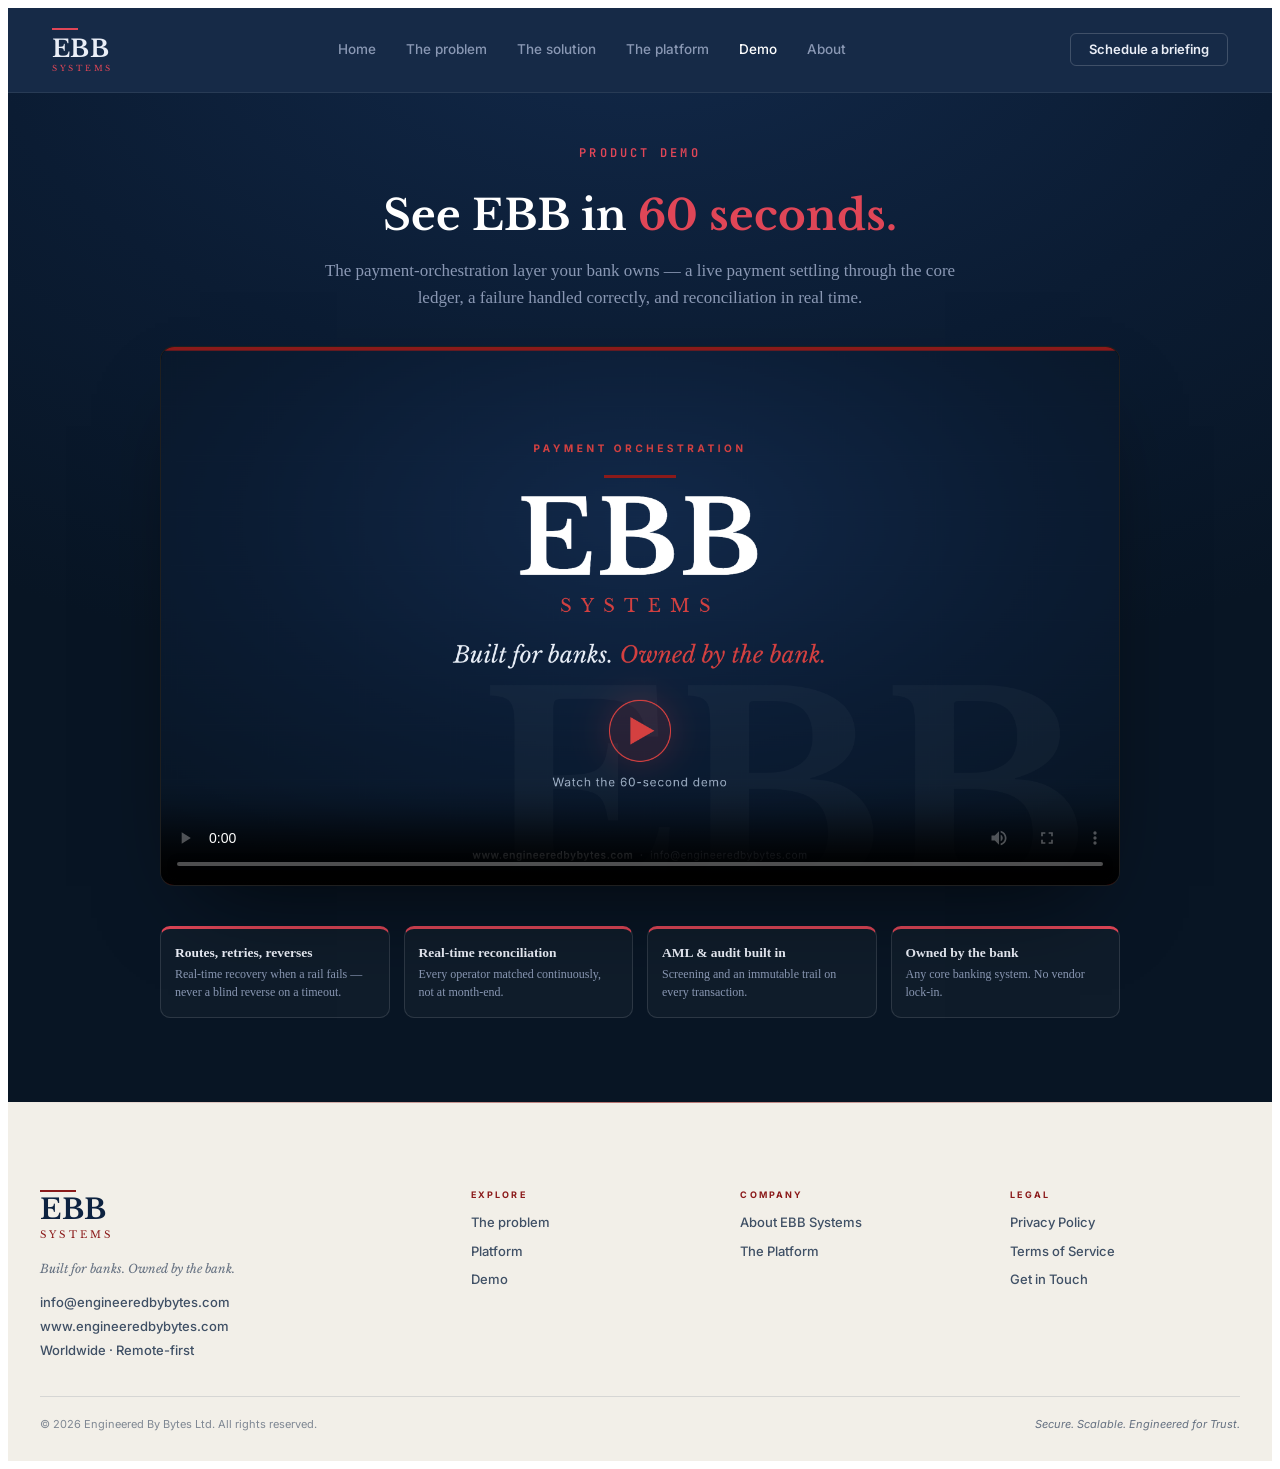
<file: demo/index.html>
<!DOCTYPE html>
<html lang="en">
<head>
<meta charset="UTF-8">
<meta name="viewport" content="width=device-width, initial-scale=1.0">
<title>Demo — EBB Systems</title>
<meta name="description" content="Watch EBB Systems in 60 seconds: a payment settling through the core ledger, a failure handled correctly with auto-reversal, and real-time reconciliation.">
<meta name="robots" content="noindex">
<meta property="og:title" content="EBB Systems — 60-Second Demo">
<meta property="og:description" content="The payment-orchestration layer your bank owns — in 60 seconds.">
<meta property="og:image" content="https://www.engineeredbybytes.com/assets/img/demo-poster.png">
<link rel="icon" type="image/x-icon" href="/assets/img/favicon.ico">
<link rel="icon" type="image/png" sizes="32x32" href="/assets/img/favicon-32x32.png">
<link rel="icon" type="image/png" sizes="16x16" href="/assets/img/favicon-16x16.png">
<link rel="apple-touch-icon" sizes="180x180" href="/assets/img/apple-touch-icon.png">
<link rel="preconnect" href="https://fonts.googleapis.com">
<link rel="preconnect" href="https://fonts.gstatic.com" crossorigin>
<link href="https://fonts.googleapis.com/css2?family=Libre+Baskerville:ital,wght@0,400;0,700;1,400&family=Inter:wght@400;500;600;700&family=JetBrains+Mono:wght@400;600&display=swap" rel="stylesheet">
<link rel="stylesheet" href="/assets/css/v2.css">
<style>
  .demo-hero{background:radial-gradient(1200px 700px at 50% -10%, #12294a 0%, #0b1c33 55%, #081524 100%);color:#EAEEF7;padding:52px 24px 84px}
  .demo-inner{max-width:960px;margin:0 auto;text-align:center}
  .demo-eyebrow{font-family:'JetBrains Mono',monospace;font-size:12px;font-weight:600;letter-spacing:.26em;text-transform:uppercase;color:#E04657;margin-bottom:18px}
  .demo-h1{font-family:'Libre Baskerville',serif;font-weight:700;font-size:42px;line-height:1.25;margin-bottom:16px;color:#fff}
  .demo-h1 .ct{color:#E04657}
  .demo-lede{font-size:17px;color:#8A98B4;line-height:1.6;max-width:640px;margin:0 auto 34px}
  .demo-videowrap{position:relative;border-radius:14px;overflow:hidden;border:1px solid rgba(255,255,255,.12);box-shadow:0 40px 90px -40px rgba(0,0,0,.7);background:#000}
  .demo-videowrap video{display:block;width:100%;height:auto;aspect-ratio:16/9}
  .demo-caps{display:grid;grid-template-columns:repeat(4,1fr);gap:14px;margin-top:40px}
  .demo-cap{background:rgba(255,255,255,.03);border:1px solid rgba(255,255,255,.12);border-top:3px solid #E04657;border-radius:10px;padding:16px 14px;text-align:left}
  .demo-cap .t{font-weight:600;font-size:13.5px;color:#EAEEF7;margin-bottom:4px}
  .demo-cap .d{font-size:12px;color:#8A98B4;line-height:1.5}
  @media(max-width:720px){.demo-h1{font-size:30px}.demo-caps{grid-template-columns:1fr 1fr}.demo-hero{padding:36px 20px 60px}}
</style>
</head>
<body>

<header class="v2-nav">
  <div class="v2-nav__inner">
    <a href="/index.html" class="v2-brand" aria-label="EBB Systems home">
      <span class="v2-brand__rule" aria-hidden="true"></span>
      <span class="v2-brand__ebb">EBB</span>
      <span class="v2-brand__sys">Systems</span>
    </a>
    <nav class="v2-nav__links" aria-label="Primary">
      <a href="/index.html">Home</a>
      <a href="/index.html#problem">The problem</a>
      <a href="/index.html#solution">The solution</a>
      <a href="/platform.html">The platform</a>
      <a href="/demo/" aria-current="page">Demo</a>
      <a href="/about.html">About</a>
    </nav>
    <a href="/index.html#talk" class="v2-nav__cta">Schedule a briefing</a>
    <button class="v2-nav__burger" aria-label="Open menu" aria-expanded="false" aria-controls="v2mobile">
      <span></span><span></span><span></span>
    </button>
  </div>
  <nav class="v2-nav__mobile" id="v2mobile" aria-label="Mobile">
    <a href="/index.html">Home</a>
    <a href="/index.html#problem">The problem</a>
    <a href="/index.html#solution">The solution</a>
    <a href="/platform.html">The platform</a>
    <a href="/demo/" aria-current="page">Demo</a>
    <a href="/about.html">About</a>
    <a href="/index.html#talk">Schedule a briefing</a>
  </nav>
</header>

<main class="demo-hero">
  <div class="demo-inner">
    <div class="demo-eyebrow">Product Demo</div>
    <h1 class="demo-h1">See EBB in <span class="ct">60 seconds.</span></h1>
    <p class="demo-lede">The payment-orchestration layer your bank owns — a live payment settling through the core ledger, a failure handled correctly, and reconciliation in real time.</p>

    <div class="demo-videowrap">
      <video controls playsinline preload="metadata" poster="/assets/img/demo-poster.png">
        <source src="/assets/video/EBB_Demo_Video.mp4" type="video/mp4">
        Your browser doesn't support embedded video — <a href="/assets/video/EBB_Demo_Video.mp4">download the demo (MP4)</a>.
      </video>
    </div>

    <div class="demo-caps">
      <div class="demo-cap"><div class="t">Routes, retries, reverses</div><div class="d">Real-time recovery when a rail fails — never a blind reverse on a timeout.</div></div>
      <div class="demo-cap"><div class="t">Real-time reconciliation</div><div class="d">Every operator matched continuously, not at month-end.</div></div>
      <div class="demo-cap"><div class="t">AML &amp; audit built in</div><div class="d">Screening and an immutable trail on every transaction.</div></div>
      <div class="demo-cap"><div class="t">Owned by the bank</div><div class="d">Any core banking system. No vendor lock-in.</div></div>
    </div>
  </div>
</main>

<footer class="v2-ftr">
  <div class="v2-ftr__container">
    <div class="v2-ftr__brand">
      <div>
        <div class="v2-ftr__logo-rule"></div>
        <div class="v2-ftr__logo-ebb">EBB</div>
        <div class="v2-ftr__logo-sys">Systems</div>
      </div>
      <p class="v2-ftr__tagline">Built for banks. Owned by the bank.</p>
      <div class="v2-ftr__contact">
        <a href="mailto:info@engineeredbybytes.com">info@engineeredbybytes.com</a>
        <a href="https://www.engineeredbybytes.com">www.engineeredbybytes.com</a>
        <span>Worldwide &middot; Remote-first</span>
      </div>
    </div>
    <div class="v2-ftr__col">
      <h4>Explore</h4>
      <ul>
        <li><a href="/index.html#problem">The problem</a></li>
        <li><a href="/index.html#solution">Platform</a></li>
        <li><a href="/demo/">Demo</a></li>
      </ul>
    </div>
    <div class="v2-ftr__col">
      <h4>Company</h4>
      <ul>
        <li><a href="/about.html">About EBB Systems</a></li>
        <li><a href="/platform.html">The Platform</a></li>
      </ul>
    </div>
    <div class="v2-ftr__col">
      <h4>Legal</h4>
      <ul>
        <li><a href="/privacy.html">Privacy Policy</a></li>
        <li><a href="/terms.html">Terms of Service</a></li>
        <li><a href="/index.html#talk">Get in Touch</a></li>
      </ul>
    </div>
  </div>
  <div class="v2-ftr__bottom">
    <span>&copy; 2026 Engineered By Bytes Ltd. All rights reserved.</span>
    <em>Secure. Scalable. Engineered for Trust.</em>
  </div>
</footer>

<script src="/assets/js/v2-nav.js"></script>
</body>
</html>
</file>
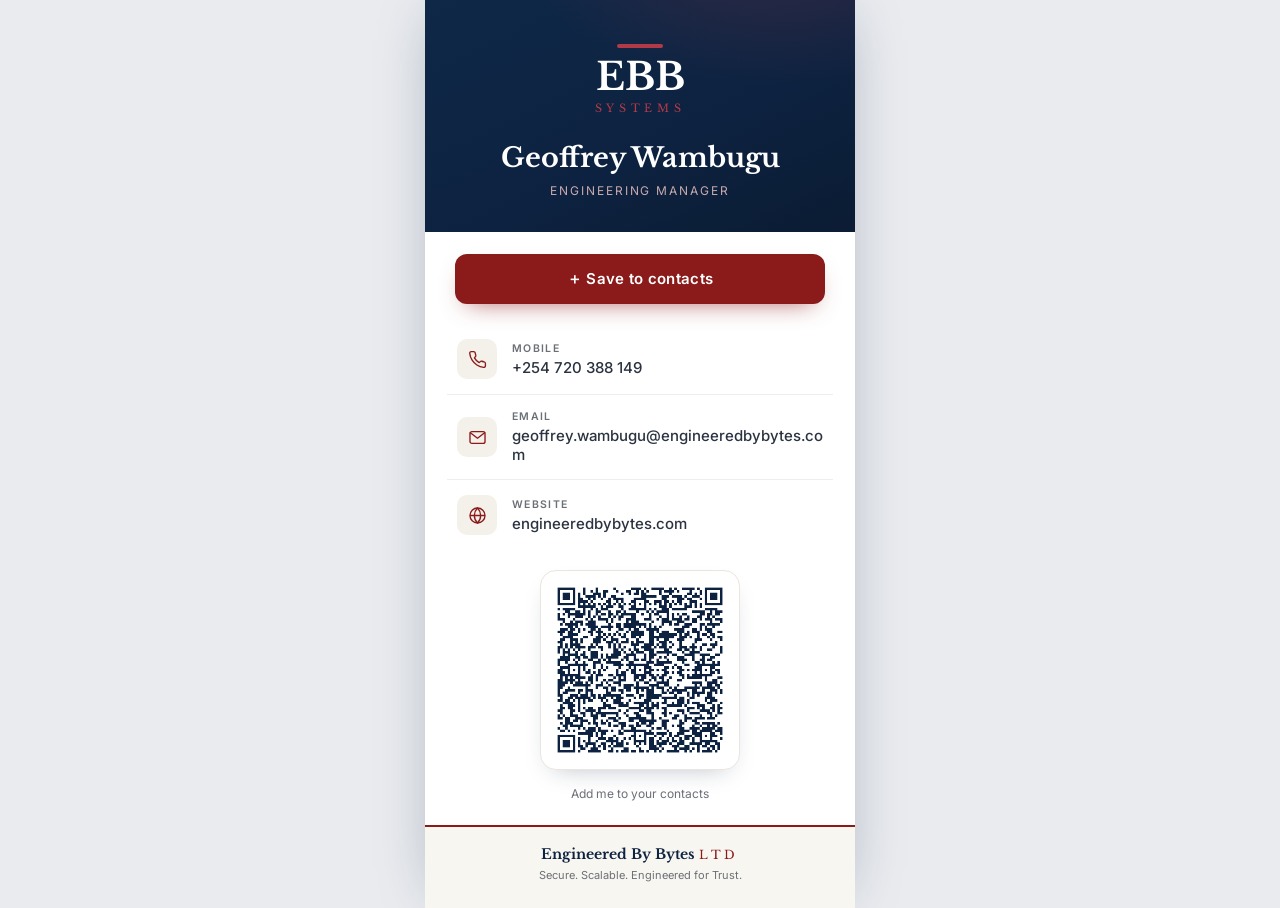
<file: geoffrey/index.html>
<!doctype html><html lang="en"><head><meta charset="utf-8">
<meta name="viewport" content="width=device-width, initial-scale=1">
<title>Geoffrey Wambugu · EBB Systems</title><link rel="canonical" href="https://engineeredbybytes.com/geoffrey"><meta property="og:title" content="Geoffrey Wambugu · EBB Systems"><meta property="og:description" content="Engineering Manager · Engineered By Bytes Ltd — save my contact"><meta property="og:url" content="https://engineeredbybytes.com/geoffrey"><link rel="preconnect" href="https://fonts.googleapis.com"><link rel="preconnect" href="https://fonts.gstatic.com" crossorigin><link href="https://fonts.googleapis.com/css2?family=Libre+Baskerville:ital,wght@0,400;0,700;1,400&family=Inter:wght@400;500;600;700&display=swap" rel="stylesheet">
<style>
  :root{--navy:#0D2240;--navy2:#0b1c33;--crimson:#8B1A1A;--cbright:#B23A48;--cream:#F8F6F1;--stone:#EAE6DF;--muted:#6b6f76}
  *{margin:0;padding:0;box-sizing:border-box}
  body{background:#e9ebef;font-family:'Inter',-apple-system,sans-serif;color:var(--navy);min-height:100vh;display:flex;justify-content:center}
  .wrap{width:100%;max-width:430px;background:#fff;min-height:100vh;box-shadow:0 0 60px -20px rgba(13,34,64,.4)}
  .hero{background:linear-gradient(155deg,#0f2848 0%,var(--navy) 60%,var(--navy2) 100%);color:var(--cream);padding:44px 30px 34px;text-align:center;position:relative;overflow:hidden}
  .hero::after{content:"";position:absolute;inset:0;background:radial-gradient(420px 220px at 82% -20%,rgba(178,58,72,.20),transparent 60%)}
  .hero>*{position:relative;z-index:1}
  .rule{width:46px;height:4px;background:var(--cbright);border-radius:2px;margin:0 auto 12px}
  .ebb{font-family:'Libre Baskerville',serif;font-weight:700;font-size:38px;line-height:.9;color:#fff}
  .sys{font-family:'Libre Baskerville',serif;font-weight:400;font-size:11px;letter-spacing:.42em;color:var(--cbright);margin-top:7px}
  .nm{font-family:'Libre Baskerville',serif;font-weight:700;font-size:27px;color:#fff;margin-top:26px}
  .tt{font-size:12px;letter-spacing:.16em;text-transform:uppercase;color:#c9a9ad;margin-top:9px}
  .save{display:block;margin:22px 30px 6px;background:var(--crimson);color:#fff;text-decoration:none;text-align:center;font-weight:600;font-size:15px;letter-spacing:.02em;padding:15px;border-radius:12px;box-shadow:0 10px 24px -12px rgba(139,26,26,.7)}
  .save:active{transform:translateY(1px)}
  .rows{padding:14px 22px 4px}
  .r{display:flex;align-items:center;gap:15px;padding:15px 10px;text-decoration:none;color:var(--navy);border-bottom:1px solid #eee}
  .r:last-child{border-bottom:0}
  .ic{width:40px;height:40px;flex:none;border-radius:10px;background:#f4f1ea;display:flex;align-items:center;justify-content:center}
  .ic svg{width:19px;height:19px;stroke:var(--crimson);fill:none;stroke-width:1.7}
  .rk{display:block;font-size:10.5px;letter-spacing:.13em;text-transform:uppercase;color:var(--muted);font-weight:600}
  .rv{display:block;font-size:15px;color:#2b3340;font-weight:500;margin-top:3px;word-break:break-word}
  .r>span:last-child{min-width:0}
  .qrsec{text-align:center;padding:16px 30px 10px}
  .qrbox{display:inline-block;background:#fff;border:1px solid var(--stone);border-radius:16px;padding:14px;box-shadow:0 10px 26px -14px rgba(13,34,64,.35)}
  .qrbox img{width:170px;height:170px;display:block}
  .qcap{font-size:12px;color:var(--muted);margin-top:12px}
  .foot{background:var(--cream);border-top:2px solid var(--crimson);margin-top:14px;padding:18px 30px 26px;text-align:center}
  .foot .org{font-family:'Libre Baskerville',serif;font-weight:700;font-size:14px}
  .foot .org b{color:var(--crimson);font-weight:400;letter-spacing:.28em;font-size:12px}
  .foot .tag{font-size:11px;color:var(--muted);margin-top:5px}
</style></head><body>
<div class="wrap">
  <div class="hero">
    <div class="rule"></div><div class="ebb">EBB</div><div class="sys">SYSTEMS</div>
    <div class="nm">Geoffrey Wambugu</div><div class="tt">Engineering Manager</div>
  </div>
  <a class="save" href="geoffrey_wambugu.vcf" download="Geoffrey Wambugu.vcf">＋  Save to contacts</a>
  <div class="rows">
    <a class="r" href="tel:+254720388149"><span class="ic"><svg viewBox="0 0 24 24"><path d="M22 16.9v3a2 2 0 0 1-2.2 2 19.8 19.8 0 0 1-8.6-3 19.5 19.5 0 0 1-6-6 19.8 19.8 0 0 1-3-8.6A2 2 0 0 1 4.1 2h3a2 2 0 0 1 2 1.7c.1 1 .4 1.9.7 2.8a2 2 0 0 1-.5 2.1L8.1 9.9a16 16 0 0 0 6 6l1.3-1.2a2 2 0 0 1 2.1-.5c.9.3 1.8.6 2.8.7a2 2 0 0 1 1.7 2Z" stroke-linecap="round" stroke-linejoin="round"/></svg></span><span><span class="rk">Mobile</span><span class="rv">+254 720 388 149</span></span></a>
    <a class="r" href="mailto:geoffrey.wambugu@engineeredbybytes.com"><span class="ic"><svg viewBox="0 0 24 24"><rect x="2.5" y="4.5" width="19" height="15" rx="2.5"/><path d="M3 6l9 7 9-7" stroke-linecap="round" stroke-linejoin="round"/></svg></span><span><span class="rk">Email</span><span class="rv">geoffrey.wambugu@engineeredbybytes.com</span></span></a>
    <a class="r" href="https://engineeredbybytes.com" target="_blank" rel="noopener"><span class="ic"><svg viewBox="0 0 24 24"><circle cx="12" cy="12" r="9.5"/><path d="M2.5 12h19M12 2.5c2.6 2.6 4 6 4 9.5s-1.4 6.9-4 9.5c-2.6-2.6-4-6-4-9.5s1.4-6.9 4-9.5Z"/></svg></span><span><span class="rk">Website</span><span class="rv">engineeredbybytes.com</span></span></a>
  </div>
  <div class="qrsec">
    <div class="qrbox"><img src="[data-uri]" alt="QR"></div>
    <div class="qcap">Add me to your contacts</div>
  </div>
  <div class="foot"><div class="org">Engineered By Bytes <b>LTD</b></div><div class="tag">Secure. Scalable. Engineered for Trust.</div></div>
</div>
</body></html>
</file>
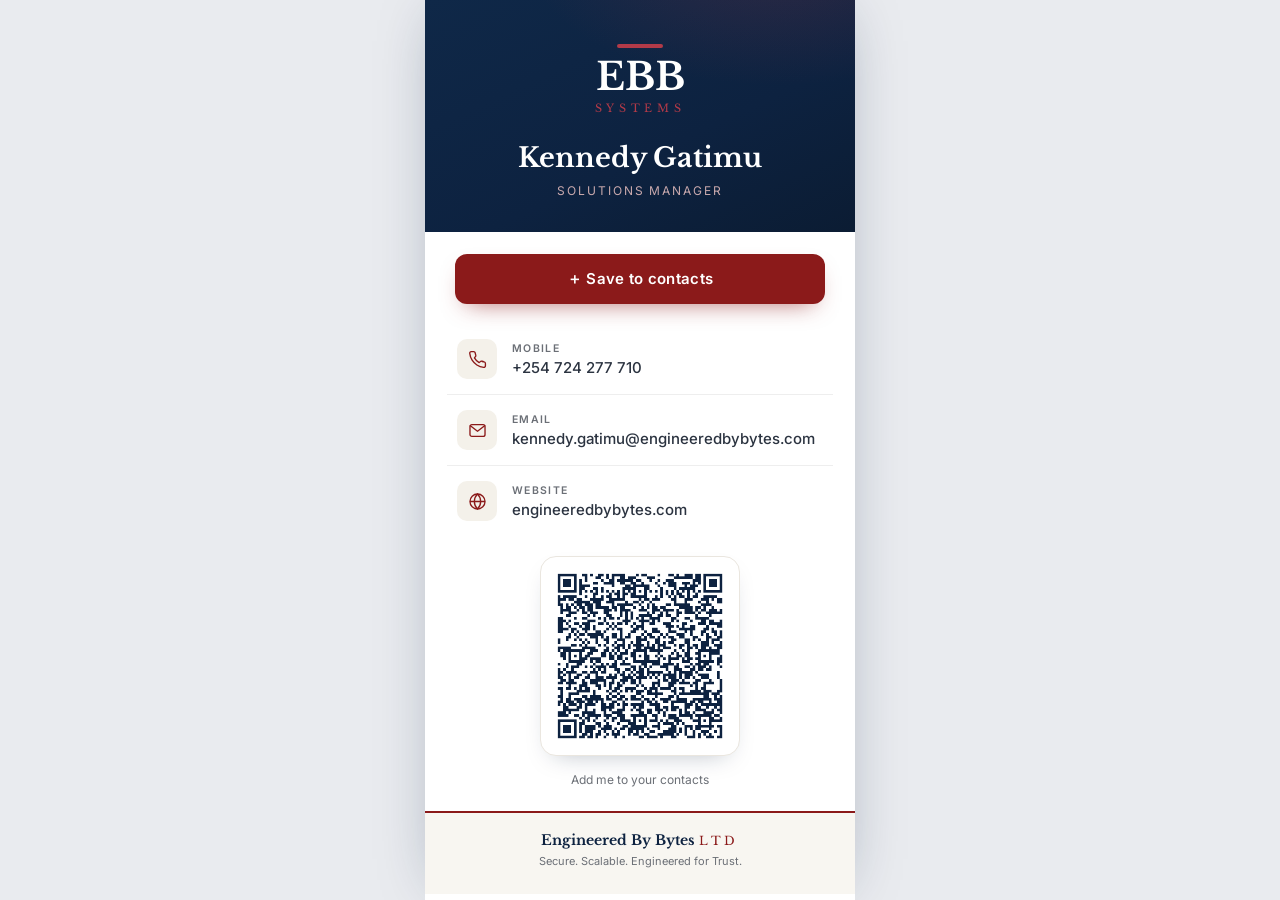
<file: kennedy/index.html>
<!doctype html><html lang="en"><head><meta charset="utf-8">
<meta name="viewport" content="width=device-width, initial-scale=1">
<title>Kennedy Gatimu · EBB Systems</title><link rel="canonical" href="https://engineeredbybytes.com/kennedy"><meta property="og:title" content="Kennedy Gatimu · EBB Systems"><meta property="og:description" content="Solutions Manager · Engineered By Bytes Ltd — save my contact"><meta property="og:url" content="https://engineeredbybytes.com/kennedy"><link rel="preconnect" href="https://fonts.googleapis.com"><link rel="preconnect" href="https://fonts.gstatic.com" crossorigin><link href="https://fonts.googleapis.com/css2?family=Libre+Baskerville:ital,wght@0,400;0,700;1,400&family=Inter:wght@400;500;600;700&display=swap" rel="stylesheet">
<style>
  :root{--navy:#0D2240;--navy2:#0b1c33;--crimson:#8B1A1A;--cbright:#B23A48;--cream:#F8F6F1;--stone:#EAE6DF;--muted:#6b6f76}
  *{margin:0;padding:0;box-sizing:border-box}
  body{background:#e9ebef;font-family:'Inter',-apple-system,sans-serif;color:var(--navy);min-height:100vh;display:flex;justify-content:center}
  .wrap{width:100%;max-width:430px;background:#fff;min-height:100vh;box-shadow:0 0 60px -20px rgba(13,34,64,.4)}
  .hero{background:linear-gradient(155deg,#0f2848 0%,var(--navy) 60%,var(--navy2) 100%);color:var(--cream);padding:44px 30px 34px;text-align:center;position:relative;overflow:hidden}
  .hero::after{content:"";position:absolute;inset:0;background:radial-gradient(420px 220px at 82% -20%,rgba(178,58,72,.20),transparent 60%)}
  .hero>*{position:relative;z-index:1}
  .rule{width:46px;height:4px;background:var(--cbright);border-radius:2px;margin:0 auto 12px}
  .ebb{font-family:'Libre Baskerville',serif;font-weight:700;font-size:38px;line-height:.9;color:#fff}
  .sys{font-family:'Libre Baskerville',serif;font-weight:400;font-size:11px;letter-spacing:.42em;color:var(--cbright);margin-top:7px}
  .nm{font-family:'Libre Baskerville',serif;font-weight:700;font-size:27px;color:#fff;margin-top:26px}
  .tt{font-size:12px;letter-spacing:.16em;text-transform:uppercase;color:#c9a9ad;margin-top:9px}
  .save{display:block;margin:22px 30px 6px;background:var(--crimson);color:#fff;text-decoration:none;text-align:center;font-weight:600;font-size:15px;letter-spacing:.02em;padding:15px;border-radius:12px;box-shadow:0 10px 24px -12px rgba(139,26,26,.7)}
  .save:active{transform:translateY(1px)}
  .rows{padding:14px 22px 4px}
  .r{display:flex;align-items:center;gap:15px;padding:15px 10px;text-decoration:none;color:var(--navy);border-bottom:1px solid #eee}
  .r:last-child{border-bottom:0}
  .ic{width:40px;height:40px;flex:none;border-radius:10px;background:#f4f1ea;display:flex;align-items:center;justify-content:center}
  .ic svg{width:19px;height:19px;stroke:var(--crimson);fill:none;stroke-width:1.7}
  .rk{display:block;font-size:10.5px;letter-spacing:.13em;text-transform:uppercase;color:var(--muted);font-weight:600}
  .rv{display:block;font-size:15px;color:#2b3340;font-weight:500;margin-top:3px;word-break:break-word}
  .r>span:last-child{min-width:0}
  .qrsec{text-align:center;padding:16px 30px 10px}
  .qrbox{display:inline-block;background:#fff;border:1px solid var(--stone);border-radius:16px;padding:14px;box-shadow:0 10px 26px -14px rgba(13,34,64,.35)}
  .qrbox img{width:170px;height:170px;display:block}
  .qcap{font-size:12px;color:var(--muted);margin-top:12px}
  .foot{background:var(--cream);border-top:2px solid var(--crimson);margin-top:14px;padding:18px 30px 26px;text-align:center}
  .foot .org{font-family:'Libre Baskerville',serif;font-weight:700;font-size:14px}
  .foot .org b{color:var(--crimson);font-weight:400;letter-spacing:.28em;font-size:12px}
  .foot .tag{font-size:11px;color:var(--muted);margin-top:5px}
</style></head><body>
<div class="wrap">
  <div class="hero">
    <div class="rule"></div><div class="ebb">EBB</div><div class="sys">SYSTEMS</div>
    <div class="nm">Kennedy Gatimu</div><div class="tt">Solutions Manager</div>
  </div>
  <a class="save" href="kennedy_gatimu.vcf" download="Kennedy Gatimu.vcf">＋  Save to contacts</a>
  <div class="rows">
    <a class="r" href="tel:+254724277710"><span class="ic"><svg viewBox="0 0 24 24"><path d="M22 16.9v3a2 2 0 0 1-2.2 2 19.8 19.8 0 0 1-8.6-3 19.5 19.5 0 0 1-6-6 19.8 19.8 0 0 1-3-8.6A2 2 0 0 1 4.1 2h3a2 2 0 0 1 2 1.7c.1 1 .4 1.9.7 2.8a2 2 0 0 1-.5 2.1L8.1 9.9a16 16 0 0 0 6 6l1.3-1.2a2 2 0 0 1 2.1-.5c.9.3 1.8.6 2.8.7a2 2 0 0 1 1.7 2Z" stroke-linecap="round" stroke-linejoin="round"/></svg></span><span><span class="rk">Mobile</span><span class="rv">+254 724 277 710</span></span></a>
    <a class="r" href="mailto:kennedy.gatimu@engineeredbybytes.com"><span class="ic"><svg viewBox="0 0 24 24"><rect x="2.5" y="4.5" width="19" height="15" rx="2.5"/><path d="M3 6l9 7 9-7" stroke-linecap="round" stroke-linejoin="round"/></svg></span><span><span class="rk">Email</span><span class="rv">kennedy.gatimu@engineeredbybytes.com</span></span></a>
    <a class="r" href="https://engineeredbybytes.com" target="_blank" rel="noopener"><span class="ic"><svg viewBox="0 0 24 24"><circle cx="12" cy="12" r="9.5"/><path d="M2.5 12h19M12 2.5c2.6 2.6 4 6 4 9.5s-1.4 6.9-4 9.5c-2.6-2.6-4-6-4-9.5s1.4-6.9 4-9.5Z"/></svg></span><span><span class="rk">Website</span><span class="rv">engineeredbybytes.com</span></span></a>
  </div>
  <div class="qrsec">
    <div class="qrbox"><img src="[data-uri]" alt="QR"></div>
    <div class="qcap">Add me to your contacts</div>
  </div>
  <div class="foot"><div class="org">Engineered By Bytes <b>LTD</b></div><div class="tag">Secure. Scalable. Engineered for Trust.</div></div>
</div>
</body></html>
</file>
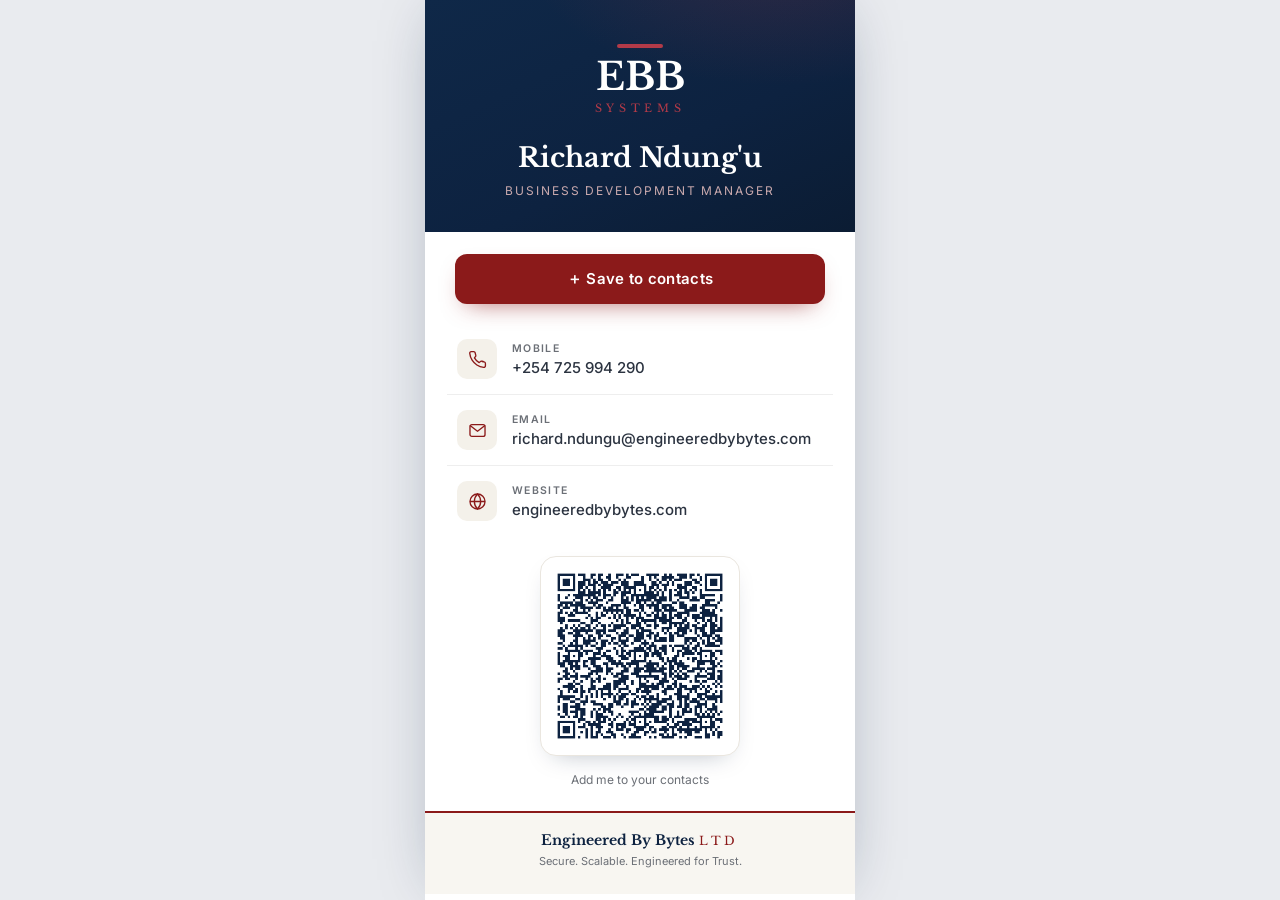
<file: richard/index.html>
<!doctype html><html lang="en"><head><meta charset="utf-8">
<meta name="viewport" content="width=device-width, initial-scale=1">
<title>Richard Ndung'u · EBB Systems</title><link rel="canonical" href="https://engineeredbybytes.com/richard"><meta property="og:title" content="Richard Ndung'u · EBB Systems"><meta property="og:description" content="Business Development Manager · Engineered By Bytes Ltd — save my contact"><meta property="og:url" content="https://engineeredbybytes.com/richard"><link rel="preconnect" href="https://fonts.googleapis.com"><link rel="preconnect" href="https://fonts.gstatic.com" crossorigin><link href="https://fonts.googleapis.com/css2?family=Libre+Baskerville:ital,wght@0,400;0,700;1,400&family=Inter:wght@400;500;600;700&display=swap" rel="stylesheet">
<style>
  :root{--navy:#0D2240;--navy2:#0b1c33;--crimson:#8B1A1A;--cbright:#B23A48;--cream:#F8F6F1;--stone:#EAE6DF;--muted:#6b6f76}
  *{margin:0;padding:0;box-sizing:border-box}
  body{background:#e9ebef;font-family:'Inter',-apple-system,sans-serif;color:var(--navy);min-height:100vh;display:flex;justify-content:center}
  .wrap{width:100%;max-width:430px;background:#fff;min-height:100vh;box-shadow:0 0 60px -20px rgba(13,34,64,.4)}
  .hero{background:linear-gradient(155deg,#0f2848 0%,var(--navy) 60%,var(--navy2) 100%);color:var(--cream);padding:44px 30px 34px;text-align:center;position:relative;overflow:hidden}
  .hero::after{content:"";position:absolute;inset:0;background:radial-gradient(420px 220px at 82% -20%,rgba(178,58,72,.20),transparent 60%)}
  .hero>*{position:relative;z-index:1}
  .rule{width:46px;height:4px;background:var(--cbright);border-radius:2px;margin:0 auto 12px}
  .ebb{font-family:'Libre Baskerville',serif;font-weight:700;font-size:38px;line-height:.9;color:#fff}
  .sys{font-family:'Libre Baskerville',serif;font-weight:400;font-size:11px;letter-spacing:.42em;color:var(--cbright);margin-top:7px}
  .nm{font-family:'Libre Baskerville',serif;font-weight:700;font-size:27px;color:#fff;margin-top:26px}
  .tt{font-size:12px;letter-spacing:.16em;text-transform:uppercase;color:#c9a9ad;margin-top:9px}
  .save{display:block;margin:22px 30px 6px;background:var(--crimson);color:#fff;text-decoration:none;text-align:center;font-weight:600;font-size:15px;letter-spacing:.02em;padding:15px;border-radius:12px;box-shadow:0 10px 24px -12px rgba(139,26,26,.7)}
  .save:active{transform:translateY(1px)}
  .rows{padding:14px 22px 4px}
  .r{display:flex;align-items:center;gap:15px;padding:15px 10px;text-decoration:none;color:var(--navy);border-bottom:1px solid #eee}
  .r:last-child{border-bottom:0}
  .ic{width:40px;height:40px;flex:none;border-radius:10px;background:#f4f1ea;display:flex;align-items:center;justify-content:center}
  .ic svg{width:19px;height:19px;stroke:var(--crimson);fill:none;stroke-width:1.7}
  .rk{display:block;font-size:10.5px;letter-spacing:.13em;text-transform:uppercase;color:var(--muted);font-weight:600}
  .rv{display:block;font-size:15px;color:#2b3340;font-weight:500;margin-top:3px;word-break:break-word}
  .r>span:last-child{min-width:0}
  .qrsec{text-align:center;padding:16px 30px 10px}
  .qrbox{display:inline-block;background:#fff;border:1px solid var(--stone);border-radius:16px;padding:14px;box-shadow:0 10px 26px -14px rgba(13,34,64,.35)}
  .qrbox img{width:170px;height:170px;display:block}
  .qcap{font-size:12px;color:var(--muted);margin-top:12px}
  .foot{background:var(--cream);border-top:2px solid var(--crimson);margin-top:14px;padding:18px 30px 26px;text-align:center}
  .foot .org{font-family:'Libre Baskerville',serif;font-weight:700;font-size:14px}
  .foot .org b{color:var(--crimson);font-weight:400;letter-spacing:.28em;font-size:12px}
  .foot .tag{font-size:11px;color:var(--muted);margin-top:5px}
</style></head><body>
<div class="wrap">
  <div class="hero">
    <div class="rule"></div><div class="ebb">EBB</div><div class="sys">SYSTEMS</div>
    <div class="nm">Richard Ndung'u</div><div class="tt">Business Development Manager</div>
  </div>
  <a class="save" href="richard_ndungu.vcf" download="Richard Ndung'u.vcf">＋  Save to contacts</a>
  <div class="rows">
    <a class="r" href="tel:+254725994290"><span class="ic"><svg viewBox="0 0 24 24"><path d="M22 16.9v3a2 2 0 0 1-2.2 2 19.8 19.8 0 0 1-8.6-3 19.5 19.5 0 0 1-6-6 19.8 19.8 0 0 1-3-8.6A2 2 0 0 1 4.1 2h3a2 2 0 0 1 2 1.7c.1 1 .4 1.9.7 2.8a2 2 0 0 1-.5 2.1L8.1 9.9a16 16 0 0 0 6 6l1.3-1.2a2 2 0 0 1 2.1-.5c.9.3 1.8.6 2.8.7a2 2 0 0 1 1.7 2Z" stroke-linecap="round" stroke-linejoin="round"/></svg></span><span><span class="rk">Mobile</span><span class="rv">+254 725 994 290</span></span></a>
    <a class="r" href="mailto:richard.ndungu@engineeredbybytes.com"><span class="ic"><svg viewBox="0 0 24 24"><rect x="2.5" y="4.5" width="19" height="15" rx="2.5"/><path d="M3 6l9 7 9-7" stroke-linecap="round" stroke-linejoin="round"/></svg></span><span><span class="rk">Email</span><span class="rv">richard.ndungu@engineeredbybytes.com</span></span></a>
    <a class="r" href="https://engineeredbybytes.com" target="_blank" rel="noopener"><span class="ic"><svg viewBox="0 0 24 24"><circle cx="12" cy="12" r="9.5"/><path d="M2.5 12h19M12 2.5c2.6 2.6 4 6 4 9.5s-1.4 6.9-4 9.5c-2.6-2.6-4-6-4-9.5s1.4-6.9 4-9.5Z"/></svg></span><span><span class="rk">Website</span><span class="rv">engineeredbybytes.com</span></span></a>
  </div>
  <div class="qrsec">
    <div class="qrbox"><img src="[data-uri]" alt="QR"></div>
    <div class="qcap">Add me to your contacts</div>
  </div>
  <div class="foot"><div class="org">Engineered By Bytes <b>LTD</b></div><div class="tag">Secure. Scalable. Engineered for Trust.</div></div>
</div>
</body></html>
</file>
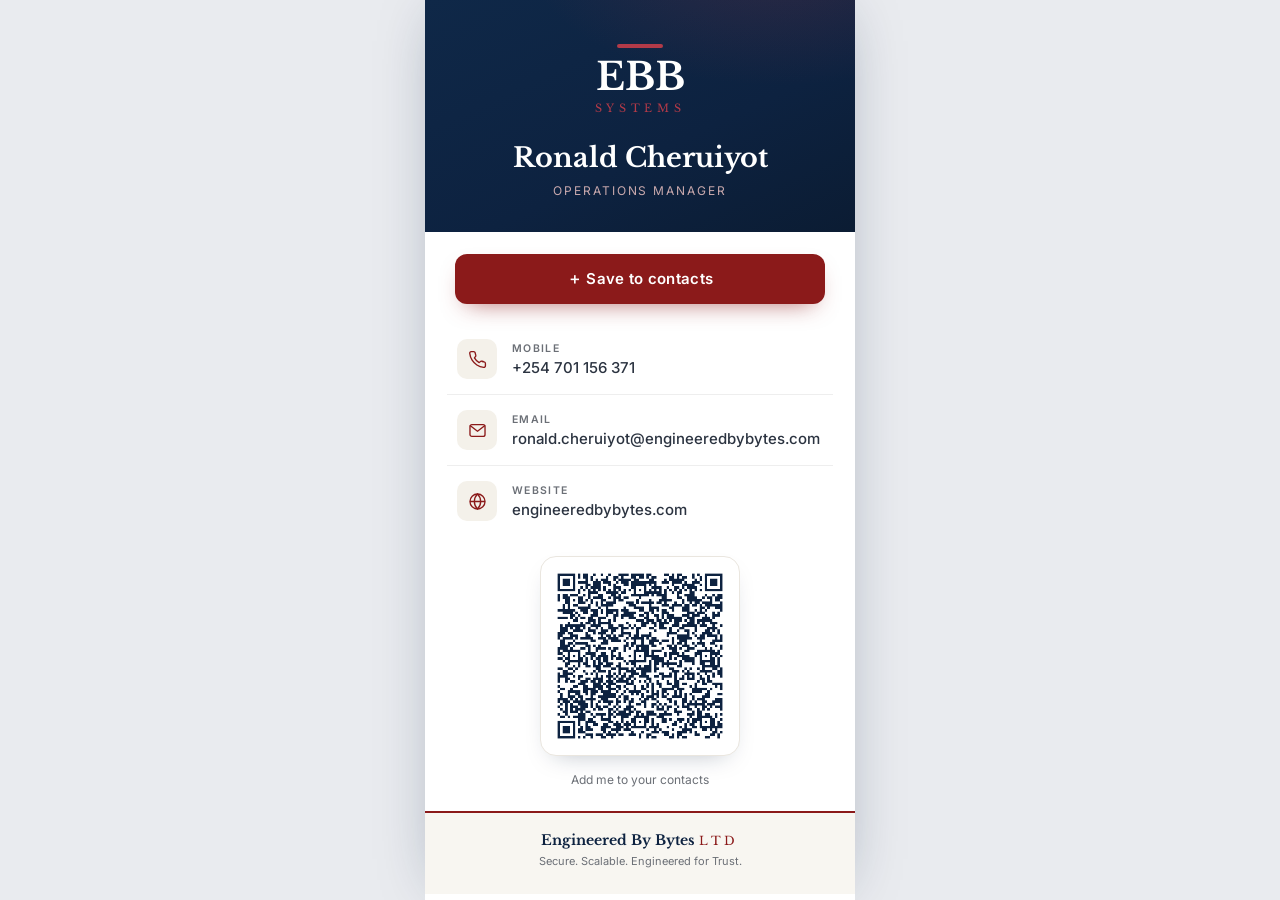
<file: ronald/index.html>
<!doctype html><html lang="en"><head><meta charset="utf-8">
<meta name="viewport" content="width=device-width, initial-scale=1">
<title>Ronald Cheruiyot · EBB Systems</title><link rel="canonical" href="https://engineeredbybytes.com/ronald"><meta property="og:title" content="Ronald Cheruiyot · EBB Systems"><meta property="og:description" content="Operations Manager · Engineered By Bytes Ltd — save my contact"><meta property="og:url" content="https://engineeredbybytes.com/ronald"><link rel="preconnect" href="https://fonts.googleapis.com"><link rel="preconnect" href="https://fonts.gstatic.com" crossorigin><link href="https://fonts.googleapis.com/css2?family=Libre+Baskerville:ital,wght@0,400;0,700;1,400&family=Inter:wght@400;500;600;700&display=swap" rel="stylesheet">
<style>
  :root{--navy:#0D2240;--navy2:#0b1c33;--crimson:#8B1A1A;--cbright:#B23A48;--cream:#F8F6F1;--stone:#EAE6DF;--muted:#6b6f76}
  *{margin:0;padding:0;box-sizing:border-box}
  body{background:#e9ebef;font-family:'Inter',-apple-system,sans-serif;color:var(--navy);min-height:100vh;display:flex;justify-content:center}
  .wrap{width:100%;max-width:430px;background:#fff;min-height:100vh;box-shadow:0 0 60px -20px rgba(13,34,64,.4)}
  .hero{background:linear-gradient(155deg,#0f2848 0%,var(--navy) 60%,var(--navy2) 100%);color:var(--cream);padding:44px 30px 34px;text-align:center;position:relative;overflow:hidden}
  .hero::after{content:"";position:absolute;inset:0;background:radial-gradient(420px 220px at 82% -20%,rgba(178,58,72,.20),transparent 60%)}
  .hero>*{position:relative;z-index:1}
  .rule{width:46px;height:4px;background:var(--cbright);border-radius:2px;margin:0 auto 12px}
  .ebb{font-family:'Libre Baskerville',serif;font-weight:700;font-size:38px;line-height:.9;color:#fff}
  .sys{font-family:'Libre Baskerville',serif;font-weight:400;font-size:11px;letter-spacing:.42em;color:var(--cbright);margin-top:7px}
  .nm{font-family:'Libre Baskerville',serif;font-weight:700;font-size:27px;color:#fff;margin-top:26px}
  .tt{font-size:12px;letter-spacing:.16em;text-transform:uppercase;color:#c9a9ad;margin-top:9px}
  .save{display:block;margin:22px 30px 6px;background:var(--crimson);color:#fff;text-decoration:none;text-align:center;font-weight:600;font-size:15px;letter-spacing:.02em;padding:15px;border-radius:12px;box-shadow:0 10px 24px -12px rgba(139,26,26,.7)}
  .save:active{transform:translateY(1px)}
  .rows{padding:14px 22px 4px}
  .r{display:flex;align-items:center;gap:15px;padding:15px 10px;text-decoration:none;color:var(--navy);border-bottom:1px solid #eee}
  .r:last-child{border-bottom:0}
  .ic{width:40px;height:40px;flex:none;border-radius:10px;background:#f4f1ea;display:flex;align-items:center;justify-content:center}
  .ic svg{width:19px;height:19px;stroke:var(--crimson);fill:none;stroke-width:1.7}
  .rk{display:block;font-size:10.5px;letter-spacing:.13em;text-transform:uppercase;color:var(--muted);font-weight:600}
  .rv{display:block;font-size:15px;color:#2b3340;font-weight:500;margin-top:3px;word-break:break-word}
  .r>span:last-child{min-width:0}
  .qrsec{text-align:center;padding:16px 30px 10px}
  .qrbox{display:inline-block;background:#fff;border:1px solid var(--stone);border-radius:16px;padding:14px;box-shadow:0 10px 26px -14px rgba(13,34,64,.35)}
  .qrbox img{width:170px;height:170px;display:block}
  .qcap{font-size:12px;color:var(--muted);margin-top:12px}
  .foot{background:var(--cream);border-top:2px solid var(--crimson);margin-top:14px;padding:18px 30px 26px;text-align:center}
  .foot .org{font-family:'Libre Baskerville',serif;font-weight:700;font-size:14px}
  .foot .org b{color:var(--crimson);font-weight:400;letter-spacing:.28em;font-size:12px}
  .foot .tag{font-size:11px;color:var(--muted);margin-top:5px}
</style></head><body>
<div class="wrap">
  <div class="hero">
    <div class="rule"></div><div class="ebb">EBB</div><div class="sys">SYSTEMS</div>
    <div class="nm">Ronald Cheruiyot</div><div class="tt">Operations Manager</div>
  </div>
  <a class="save" href="ronald_cheruiyot.vcf" download="Ronald Cheruiyot.vcf">＋  Save to contacts</a>
  <div class="rows">
    <a class="r" href="tel:+254701156371"><span class="ic"><svg viewBox="0 0 24 24"><path d="M22 16.9v3a2 2 0 0 1-2.2 2 19.8 19.8 0 0 1-8.6-3 19.5 19.5 0 0 1-6-6 19.8 19.8 0 0 1-3-8.6A2 2 0 0 1 4.1 2h3a2 2 0 0 1 2 1.7c.1 1 .4 1.9.7 2.8a2 2 0 0 1-.5 2.1L8.1 9.9a16 16 0 0 0 6 6l1.3-1.2a2 2 0 0 1 2.1-.5c.9.3 1.8.6 2.8.7a2 2 0 0 1 1.7 2Z" stroke-linecap="round" stroke-linejoin="round"/></svg></span><span><span class="rk">Mobile</span><span class="rv">+254 701 156 371</span></span></a>
    <a class="r" href="mailto:ronald.cheruiyot@engineeredbybytes.com"><span class="ic"><svg viewBox="0 0 24 24"><rect x="2.5" y="4.5" width="19" height="15" rx="2.5"/><path d="M3 6l9 7 9-7" stroke-linecap="round" stroke-linejoin="round"/></svg></span><span><span class="rk">Email</span><span class="rv">ronald.cheruiyot@engineeredbybytes.com</span></span></a>
    <a class="r" href="https://engineeredbybytes.com" target="_blank" rel="noopener"><span class="ic"><svg viewBox="0 0 24 24"><circle cx="12" cy="12" r="9.5"/><path d="M2.5 12h19M12 2.5c2.6 2.6 4 6 4 9.5s-1.4 6.9-4 9.5c-2.6-2.6-4-6-4-9.5s1.4-6.9 4-9.5Z"/></svg></span><span><span class="rk">Website</span><span class="rv">engineeredbybytes.com</span></span></a>
  </div>
  <div class="qrsec">
    <div class="qrbox"><img src="[data-uri]" alt="QR"></div>
    <div class="qcap">Add me to your contacts</div>
  </div>
  <div class="foot"><div class="org">Engineered By Bytes <b>LTD</b></div><div class="tag">Secure. Scalable. Engineered for Trust.</div></div>
</div>
</body></html>
</file>
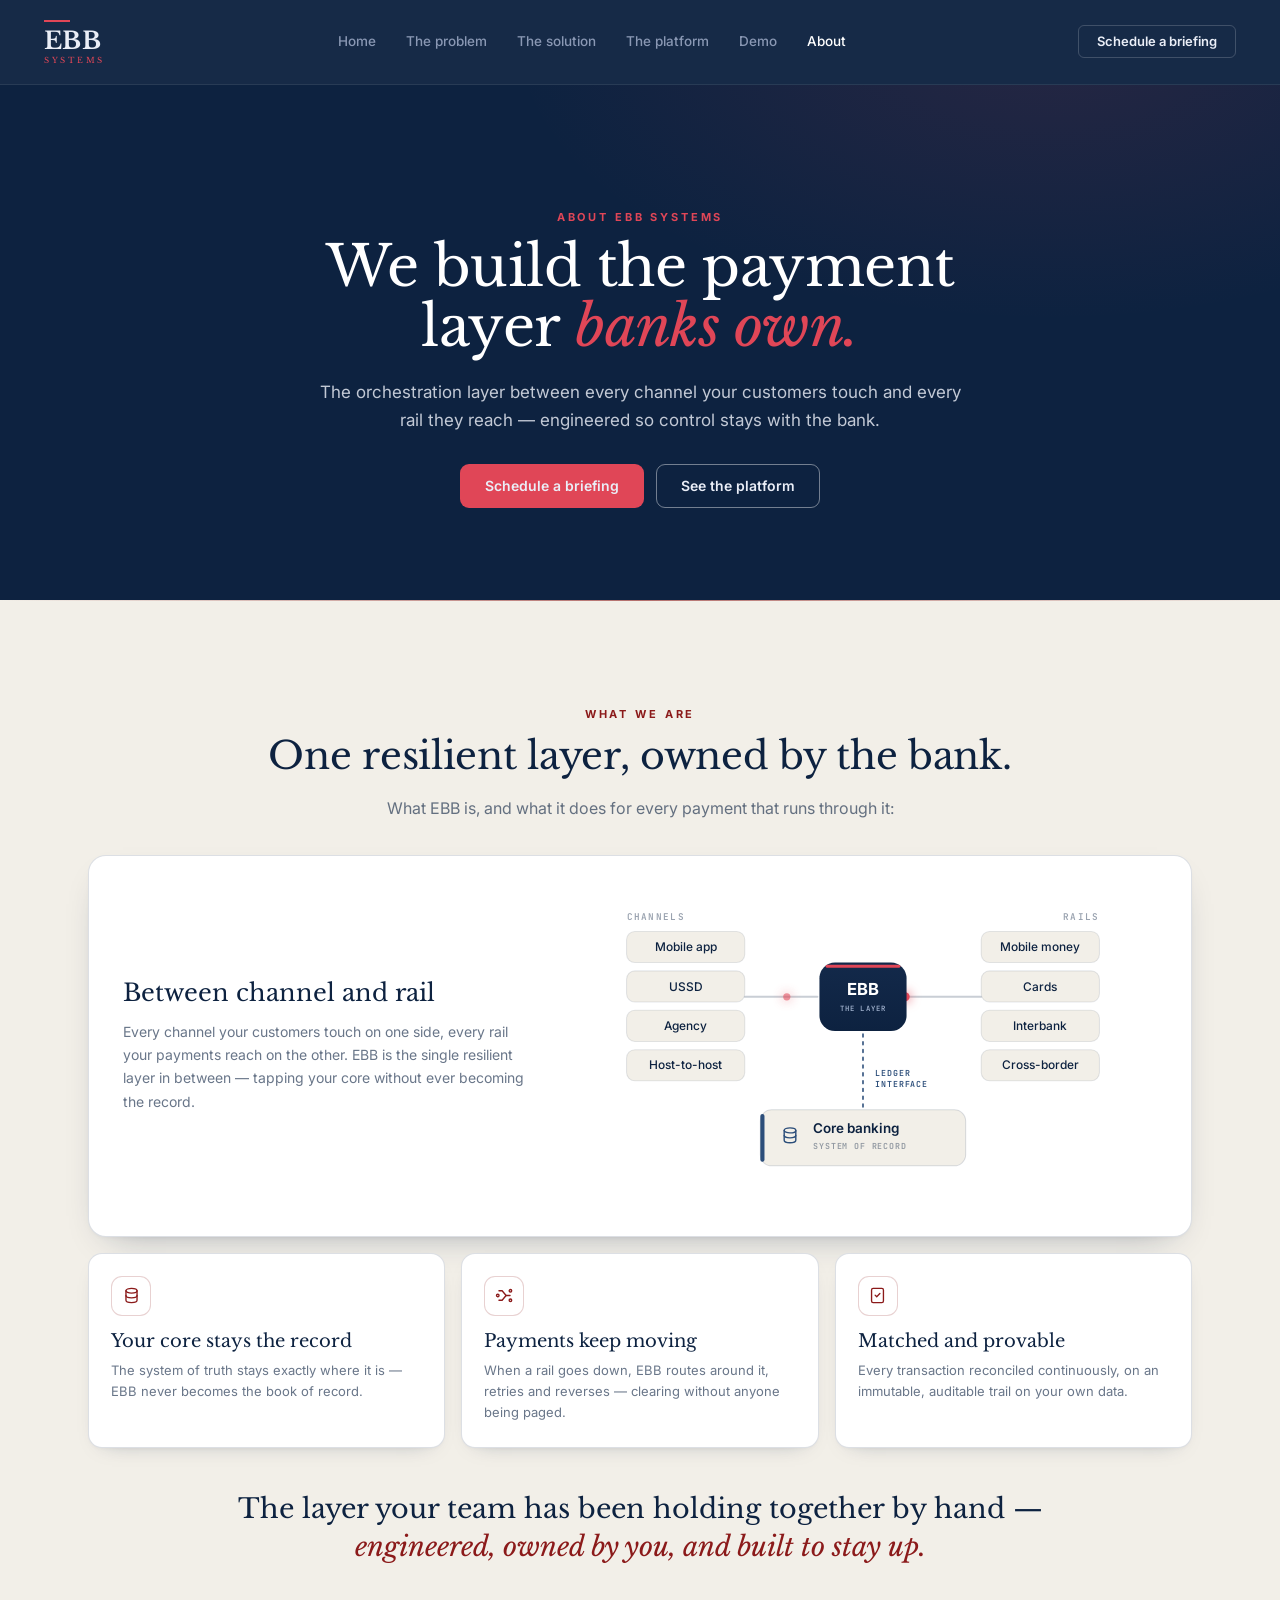
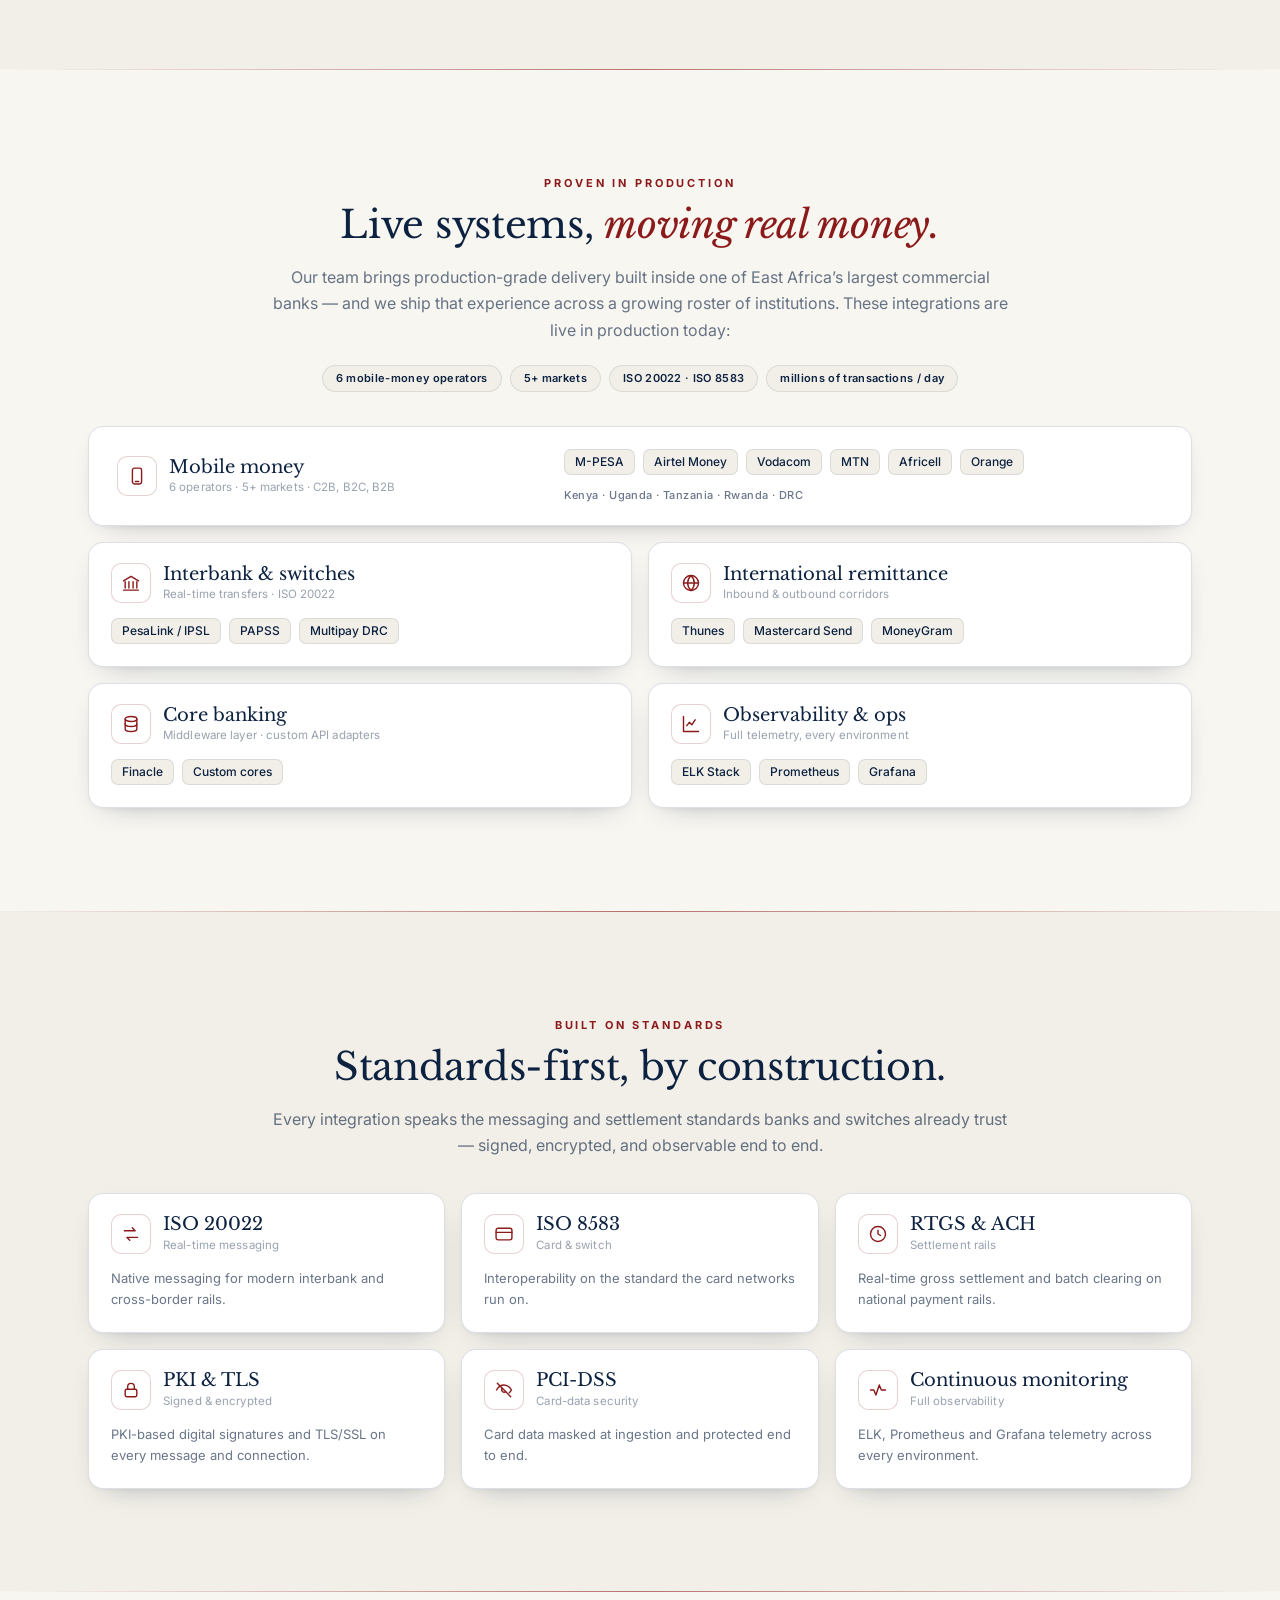
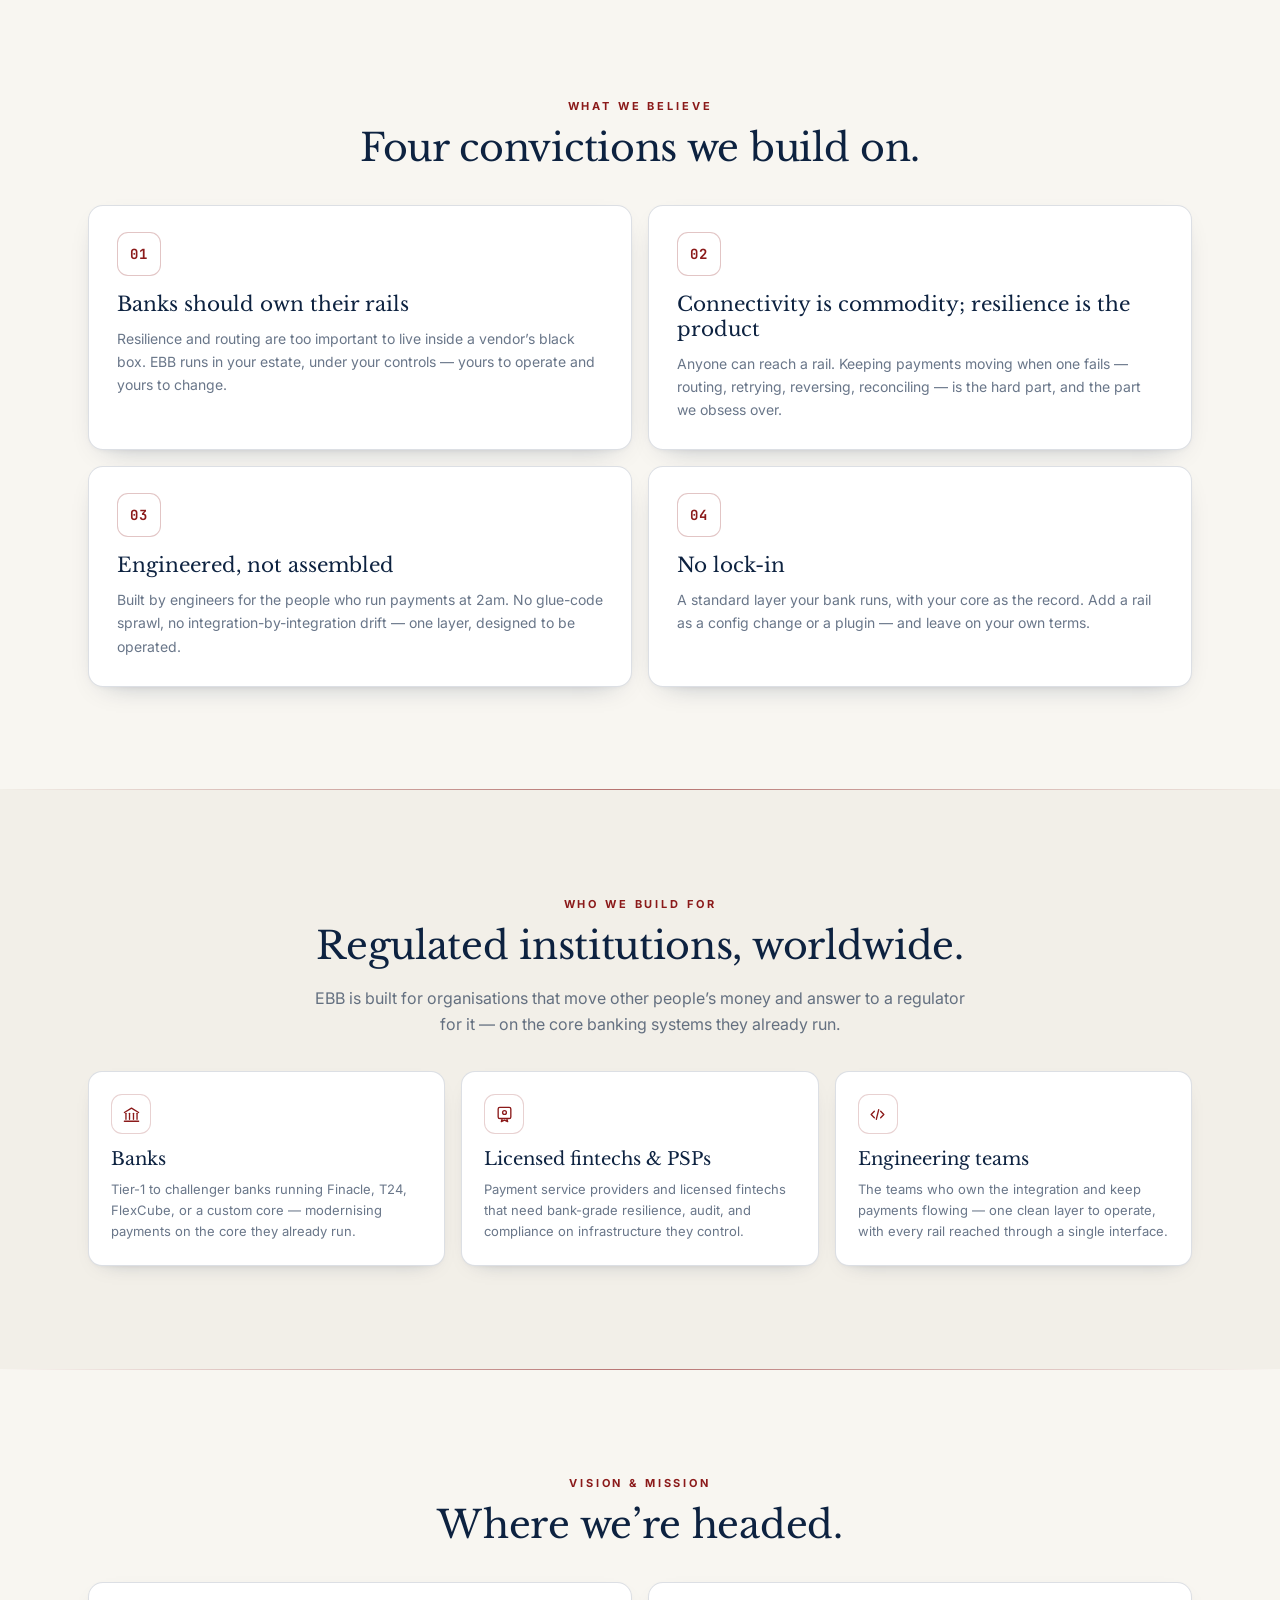
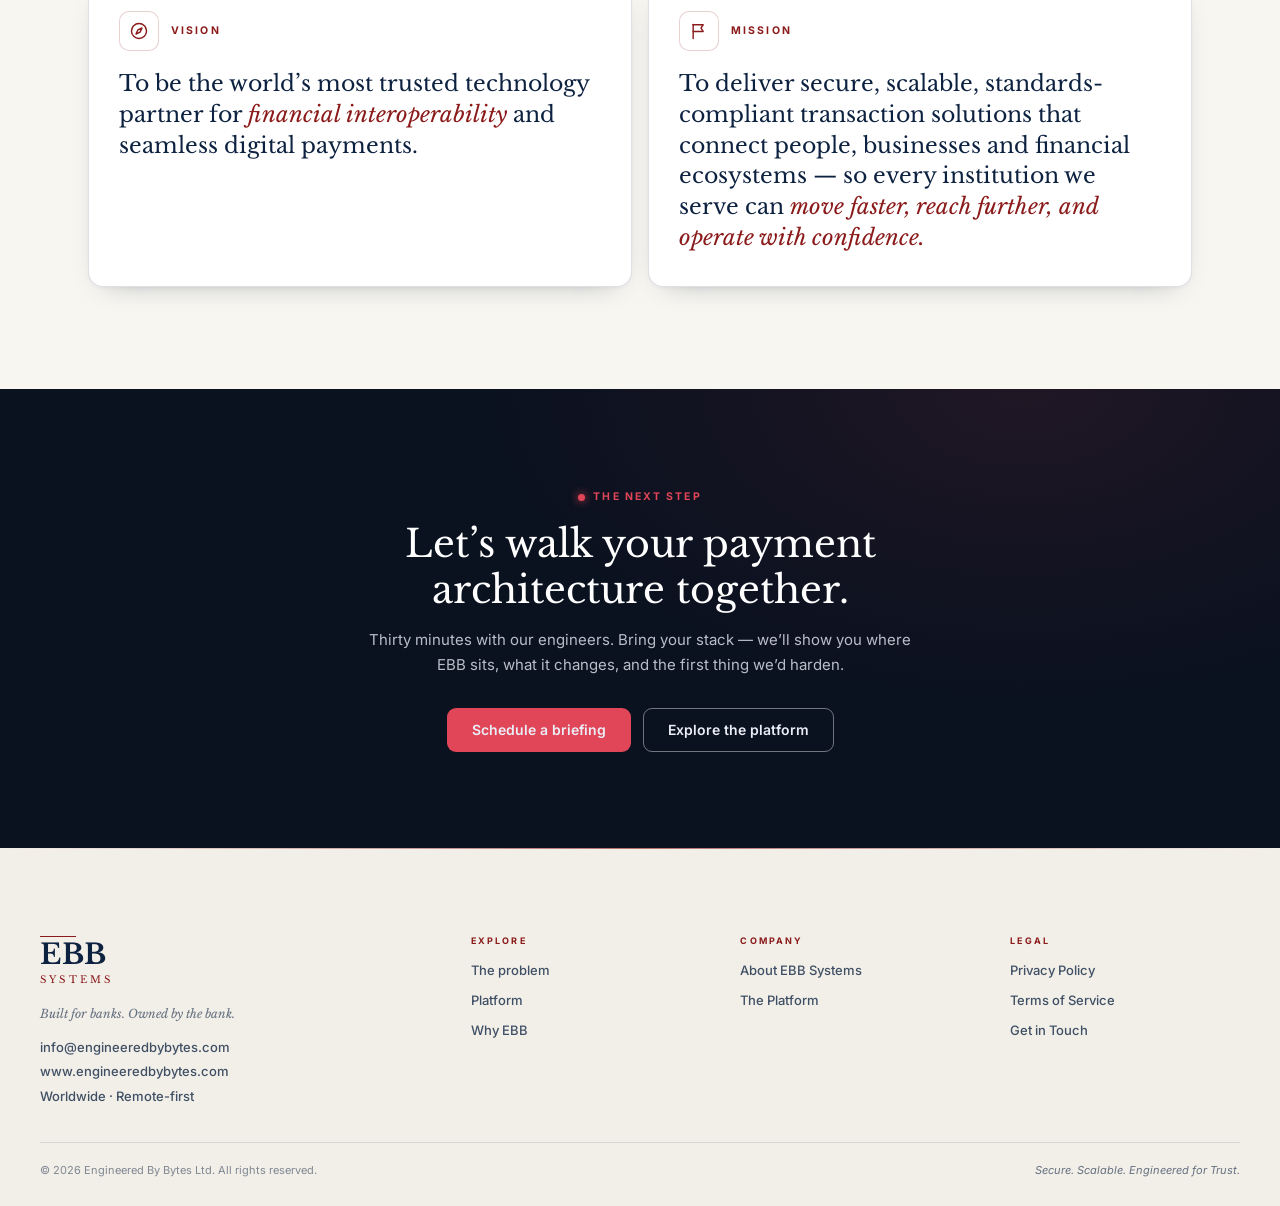
<file: about.html>
<!DOCTYPE html>
<html lang="en">
<head>
  <meta charset="UTF-8">
  <meta name="viewport" content="width=device-width, initial-scale=1.0">

  <!-- Primary SEO -->
  <title>About EBB Systems — The Payment Layer Banks Own</title>
  <meta name="description" content="EBB Systems is the payment orchestration layer between every channel and every rail — engineered so the bank, not a vendor, stays in control. Resilient routing, retries, reversals, and reconciliation, run inside your estate.">
  <meta name="keywords" content="About EBB Systems, Engineered By Bytes, payment orchestration layer, bank-owned payment infrastructure, resilient payment routing, payment middleware company">
  <meta name="author" content="EBB Systems">
  <meta name="robots" content="index, follow, max-image-preview:large, max-snippet:-1, max-video-preview:-1">
  <link rel="canonical" href="https://engineeredbybytes.com/about.html">

  <!-- Open Graph -->
  <meta property="og:type" content="website">
  <meta property="og:site_name" content="EBB Systems">
  <meta property="og:title" content="About EBB Systems — The Payment Layer Banks Own">
  <meta property="og:description" content="The orchestration layer between every channel and every rail — engineered so the bank, not a vendor, stays in control.">
  <meta property="og:url" content="https://engineeredbybytes.com/about.html">
  <meta property="og:image" content="https://engineeredbybytes.com/assets/img/og-image.png">
  <meta property="og:image:width" content="1200">
  <meta property="og:image:height" content="630">
  <meta property="og:image:alt" content="EBB Systems — the payment orchestration layer banks own">
  <meta property="og:locale" content="en_GB">

  <!-- Twitter / X Card -->
  <meta name="twitter:card" content="summary_large_image">
  <meta name="twitter:title" content="About EBB Systems — The Payment Layer Banks Own">
  <meta name="twitter:description" content="The orchestration layer between every channel and every rail — engineered so the bank stays in control.">
  <meta name="twitter:image" content="https://engineeredbybytes.com/assets/img/og-image.png">

  <!-- Favicon family + PWA manifest -->
  <link rel="icon" type="image/x-icon" href="/assets/img/favicon.ico">
  <link rel="icon" type="image/png" sizes="32x32" href="/assets/img/favicon-32x32.png">
  <link rel="icon" type="image/png" sizes="16x16" href="/assets/img/favicon-16x16.png">
  <link rel="apple-touch-icon" sizes="180x180" href="/assets/img/apple-touch-icon.png">
  <link rel="manifest" href="/site.webmanifest">

  <!-- Theme -->
  <meta name="theme-color" content="#0D2240">
  <meta name="format-detection" content="telephone=no">

  <!-- Fonts + V2 design system -->
  <link rel="preconnect" href="https://fonts.googleapis.com">
  <link rel="preconnect" href="https://fonts.gstatic.com" crossorigin>
  <link href="https://fonts.googleapis.com/css2?family=Libre+Baskerville:ital,wght@0,400;0,700;1,400&family=Inter:wght@400;500;600;700&family=JetBrains+Mono:wght@500;600&display=swap" rel="stylesheet">
  <link rel="stylesheet" href="assets/css/v2.css">

  <!-- Schema.org / JSON-LD -->
  <script type="application/ld+json">
  {
    "@context": "https://schema.org",
    "@type": "AboutPage",
    "name": "About EBB Systems",
    "url": "https://engineeredbybytes.com/about.html",
    "description": "EBB Systems is the payment orchestration layer between every channel and every rail, engineered so the bank stays in control.",
    "isPartOf": { "@type": "WebSite", "name": "EBB Systems", "url": "https://engineeredbybytes.com" }
  }
  </script>
  <script type="application/ld+json">
  {
    "@context": "https://schema.org",
    "@type": "Organization",
    "name": "EBB Systems",
    "legalName": "Engineered By Bytes Ltd",
    "alternateName": ["Engineered By Bytes", "Engineered by Bytes"],
    "url": "https://engineeredbybytes.com",
    "logo": "https://engineeredbybytes.com/assets/img/logo-dark.png",
    "description": "The payment orchestration layer between every channel and every rail, owned and operated by the bank.",
    "areaServed": { "@type": "Place", "name": "Worldwide" },
    "sameAs": [
      "https://www.linkedin.com/company/engineered-by-bytes/",
      "https://github.com/ebb-systems"
    ]
  }
  </script>
  <script type="application/ld+json">
  {
    "@context": "https://schema.org",
    "@type": "BreadcrumbList",
    "itemListElement": [
      { "@type": "ListItem", "position": 1, "name": "Home", "item": "https://engineeredbybytes.com/" },
      { "@type": "ListItem", "position": 2, "name": "About", "item": "https://engineeredbybytes.com/about.html" }
    ]
  }
  </script>

  <!-- Cloudflare Web Analytics -->
  <script defer src="https://static.cloudflareinsights.com/beacon.min.js"
          data-cf-beacon='{"token": "14ec8dcab57646cd8a055d3362833978"}'></script>

  <style>
    /* about — centered hero (matches platform) */
    .ab-hero__copy{max-width:1000px;margin:0 auto;text-align:center}
    .ab-hero__copy .v2-h1{margin-left:auto;margin-right:auto}
    .ab-hero__copy .v2-h1 em{display:inline-block}
    .ab-hero__copy .v2-hero__lede{max-width:660px;margin-left:auto;margin-right:auto}
    .ab-hero__copy .v2-actions{justify-content:center}
    /* centered section headers across About (match hero) */
    .v2-section > .v2-container{text-align:center}
    .v2-section > .v2-container > .v2-h2{margin-left:auto;margin-right:auto}
    .v2-section > .v2-container > .v2-lede,
    .v2-section > .v2-container > .abx-narrow{margin-left:auto;margin-right:auto}
    .abx-meta{justify-content:center}
    /* but keep card / panel / column bodies left-aligned */
    .wwa-feat__txt,.wwa-mc,.v2-card,.conv-card,.abx-card,.abx-feat,.vm-card{text-align:left}
    /* what we are — bento: feature diagram + compact cards */
    .wwa-bento{margin-top:34px;display:flex;flex-direction:column;gap:16px}
    .wwa-feat{display:grid;grid-template-columns:.82fr 1.18fr;gap:clamp(20px,3vw,38px);align-items:center;background:#fff;border:1px solid rgba(13,34,64,.14);border-radius:18px;padding:clamp(22px,3vw,34px);box-shadow:0 14px 36px -22px rgba(13,34,64,.45),0 2px 5px -2px rgba(13,34,64,.06)}
    .wwa-feat__txt h3{font:400 clamp(20px,2.3vw,24px)/1.2 var(--font-display);color:var(--navy);margin:0}
    .wwa-feat__txt p{font:400 14px/1.66 var(--font-ui);color:var(--text-muted);margin:12px 0 0}
    /* cross-hub diagram (fluid SVG) */
    .wwa-svg{width:100%;max-width:560px;height:auto;display:block;margin:0 auto}
    .wwa-svg .dconn{stroke:rgba(13,34,64,.22);stroke-width:2;stroke-linecap:round}
    .wwa-svg .dconn--dash{stroke:var(--navy-blue);stroke-width:1.8;stroke-dasharray:2.5 5;opacity:.85;animation:wwaDash 1.1s linear infinite}
    @keyframes wwaDash{to{stroke-dashoffset:-15}}
    .wwa-svg .dflow{fill:var(--acc);filter:drop-shadow(0 0 5px var(--acc))}
    .wwa-svg .dcap{font:600 9px 'JetBrains Mono',monospace;letter-spacing:.14em;fill:var(--text-faint)}
    .wwa-svg .dchip rect{fill:var(--cream-warm);stroke:var(--rule);stroke-width:1}
    .wwa-svg .dchip text{font:500 11.5px var(--font-ui);fill:var(--navy);text-anchor:middle}
    .wwa-svg .dhub-bg{fill:url(#wwaHub)}
    .wwa-svg .dhub-acc{fill:var(--acc)}
    .wwa-svg .dhub-t{font:700 16px var(--font-ui);fill:#fff;text-anchor:middle}
    .wwa-svg .dhub-s{font:600 7px 'JetBrains Mono',monospace;letter-spacing:.16em;fill:#9fb0cc;text-anchor:middle}
    .wwa-svg .dledger{font:600 8px 'JetBrains Mono',monospace;letter-spacing:.1em;fill:var(--navy-blue)}
    .wwa-svg .dcore-bg{fill:var(--cream-warm);stroke:rgba(13,34,64,.14);stroke-width:1}
    .wwa-svg .dcore-acc{fill:var(--navy-blue)}
    .wwa-svg .dcore-ic{stroke:var(--navy-blue);stroke-width:1.7;fill:none;stroke-linecap:round;stroke-linejoin:round}
    .wwa-svg .dcore-t{font:600 13px var(--font-ui);fill:var(--navy)}
    .wwa-svg .dcore-s{font:600 8px 'JetBrains Mono',monospace;letter-spacing:.1em;fill:var(--text-faint)}
    .wwa-svg .dhubglow{fill:none;stroke:var(--acc);stroke-width:2;opacity:0;animation:wwaHubGlow 5s ease-in-out infinite}
    @keyframes wwaHubGlow{0%,100%{opacity:0}45%{opacity:.55}}
    /* compact cards */
    .wwa-mini{display:grid;grid-template-columns:repeat(3,1fr);gap:16px}
    .wwa-mc{position:relative;border:1px solid rgba(13,34,64,.14);border-radius:14px;background:#fff;padding:22px 22px 24px;overflow:hidden;box-shadow:0 8px 22px -16px rgba(13,34,64,.4),0 2px 4px -2px rgba(13,34,64,.05);transition:transform .25s ease,box-shadow .25s ease,border-color .25s ease}
    .wwa-mc::before{content:"";position:absolute;left:0;top:0;bottom:0;width:3px;background:var(--crimson);transform:scaleY(0);transform-origin:top;transition:transform .28s ease}
    .wwa-mc:hover{transform:translateY(-4px);box-shadow:0 24px 46px -30px rgba(13,34,64,.55);border-color:color-mix(in srgb,var(--crimson) 26%,var(--rule))}
    .wwa-mc:hover::before{transform:scaleY(1)}
    .wwa-mc__ic{width:40px;height:40px;border-radius:11px;background:#fff;border:1px solid rgba(139,26,26,.2);display:grid;place-items:center;color:var(--crimson);transition:background .25s,color .25s}
    .wwa-mc:hover .wwa-mc__ic{background:var(--crimson);color:#fff}
    .wwa-mc__ic svg{width:19px;height:19px;fill:none;stroke:currentColor;stroke-width:1.7;stroke-linecap:round;stroke-linejoin:round}
    .wwa-mc h4{font:400 18px/1.2 var(--font-display);color:var(--navy);margin:15px 0 0}
    .wwa-mc p{font:400 13px/1.6 var(--font-ui);color:var(--text-muted);margin:8px 0 0}
    .wwa-pull{max-width:900px;margin:42px auto 0;text-align:center;font:400 clamp(20px,2.5vw,27px)/1.42 var(--font-display);color:var(--navy)}
    .wwa-pull em{font-style:italic;color:var(--crimson)}
    @media(max-width:860px){.wwa-feat{grid-template-columns:1fr}.wwa-mini{grid-template-columns:1fr}}
    /* about — credibility components */
    .abx-narrow{max-width:740px}
    /* proven: live-integration grid */
    .abx-meta{display:flex;flex-wrap:wrap;gap:8px;margin:22px 0 0}
    .abx-meta span{font:600 11px/1 var(--font-ui);letter-spacing:.03em;color:var(--navy);background:var(--cream-warm);border:1px solid var(--rule);border-radius:999px;padding:7px 13px}
    .abx-proof{margin-top:34px;display:flex;flex-direction:column;gap:16px}
    .abx-card,.abx-feat{position:relative;border:1px solid rgba(13,34,64,.14);border-radius:15px;background:#fff;box-shadow:0 10px 28px -18px rgba(13,34,64,.45),0 2px 5px -2px rgba(13,34,64,.06);overflow:hidden;transition:transform .25s ease,box-shadow .25s ease,border-color .25s ease}
    .abx-card::before,.abx-feat::before{content:"";position:absolute;left:0;top:0;bottom:0;width:3px;background:var(--crimson);transform:scaleY(0);transform-origin:top;transition:transform .28s ease}
    .abx-card:hover,.abx-feat:hover{transform:translateY(-4px);box-shadow:0 24px 48px -28px rgba(13,34,64,.5);border-color:color-mix(in srgb,var(--crimson) 24%,var(--rule))}
    .abx-card:hover::before,.abx-feat:hover::before{transform:scaleY(1)}
    .abx-card{padding:20px 22px 22px}
    .abx-card__hd,.abx-feat__l{display:flex;align-items:center;gap:12px}
    .abx-card__ic,.abx-feat__ic{flex:none;width:40px;height:40px;border-radius:10px;background:#fff;border:1px solid rgba(139,26,26,.2);display:grid;place-items:center;color:var(--crimson);transition:background .25s,color .25s}
    .abx-card:hover .abx-card__ic,.abx-feat:hover .abx-feat__ic{background:var(--crimson);color:#fff}
    .abx-card__ic svg,.abx-feat__ic svg{width:20px;height:20px;fill:none;stroke:currentColor;stroke-width:1.7;stroke-linecap:round;stroke-linejoin:round}
    .abx-card__t,.abx-feat__t{display:block;font:400 18px/1.15 var(--font-display);color:var(--navy)}
    .abx-card__s,.abx-feat__s{display:block;font:400 11.5px/1.35 var(--font-ui);color:var(--text-faint);margin-top:3px;letter-spacing:.01em}
    .abx-chips,.abx-feat__chips{display:flex;flex-wrap:wrap;gap:8px}
    .abx-chips{margin-top:15px}
    .abx-chips span,.abx-feat__chips span{font:500 12px/1 var(--font-ui);color:var(--navy);background:var(--cream-warm);border:1px solid var(--rule);border-radius:7px;padding:6px 10px}
    .abx-feat{display:grid;grid-template-columns:.82fr 1.18fr;gap:30px;align-items:center;padding:22px 28px}
    .abx-feat__markets{margin:13px 0 0;font:500 11px/1.4 var(--font-ui);color:var(--text-muted);letter-spacing:.04em}
    .abx-int{display:grid;grid-template-columns:1fr 1fr;gap:16px}
    @media(max-width:760px){.abx-feat{grid-template-columns:1fr;gap:16px}.abx-int{grid-template-columns:1fr}}
    /* built on standards: cards (consistent with proven) */
    .abx-std{display:grid;grid-template-columns:repeat(3,1fr);gap:16px;margin-top:34px}
    .std-desc{margin:14px 0 0;font:400 13px/1.62 var(--font-ui);color:var(--text-muted)}
    @media(max-width:860px){.abx-std{grid-template-columns:1fr 1fr}}
    @media(max-width:560px){.abx-std{grid-template-columns:1fr}}
    /* what we believe — number-led cards */
    .conv-grid{display:grid;grid-template-columns:1fr 1fr;gap:16px;margin-top:34px}
    .conv-card{position:relative;border:1px solid rgba(13,34,64,.14);border-radius:15px;background:#fff;padding:26px 28px 28px;overflow:hidden;box-shadow:0 10px 28px -18px rgba(13,34,64,.42),0 2px 5px -2px rgba(13,34,64,.06);transition:transform .25s ease,box-shadow .25s ease,border-color .25s ease}
    .conv-card::before{content:"";position:absolute;left:0;top:0;bottom:0;width:3px;background:var(--crimson);transform:scaleY(0);transform-origin:top;transition:transform .28s ease}
    .conv-card:hover{transform:translateY(-4px);box-shadow:0 24px 48px -28px rgba(13,34,64,.5);border-color:color-mix(in srgb,var(--crimson) 24%,var(--rule))}
    .conv-card:hover::before{transform:scaleY(1)}
    .conv-card__num{display:grid;place-items:center;width:44px;height:44px;border-radius:11px;border:1px solid rgba(139,26,26,.25);background:#fff;color:var(--crimson);font:700 14px 'JetBrains Mono',monospace;letter-spacing:.04em;transition:background .25s,color .25s}
    .conv-card:hover .conv-card__num{background:var(--crimson);color:#fff}
    .conv-card h3{font:400 20px/1.25 var(--font-display);color:var(--navy);margin:16px 0 0}
    .conv-card p{font:400 14px/1.66 var(--font-ui);color:var(--text-muted);margin:10px 0 0}
    @media(max-width:760px){.conv-grid{grid-template-columns:1fr}}
    /* who we build for */
    .aud-grid{display:grid;grid-template-columns:repeat(3,1fr);gap:16px;margin-top:34px}
    @media(max-width:860px){.aud-grid{grid-template-columns:1fr}}
    /* vision & mission */
    .vm-grid{display:grid;grid-template-columns:1fr 1fr;gap:16px;margin-top:34px}
    .vm-card{position:relative;border:1px solid rgba(13,34,64,.14);border-radius:15px;background:#fff;padding:28px 30px 32px;overflow:hidden;box-shadow:0 10px 28px -18px rgba(13,34,64,.42),0 2px 5px -2px rgba(13,34,64,.06);transition:transform .25s ease,box-shadow .25s ease,border-color .25s ease}
    .vm-card::before{content:"";position:absolute;left:0;top:0;bottom:0;width:3px;background:var(--crimson);transform:scaleY(0);transform-origin:top;transition:transform .28s ease}
    .vm-card:hover{transform:translateY(-4px);box-shadow:0 24px 48px -28px rgba(13,34,64,.5);border-color:color-mix(in srgb,var(--crimson) 24%,var(--rule))}
    .vm-card:hover::before{transform:scaleY(1)}
    .vm-card__hd{display:flex;align-items:center;gap:12px;margin-bottom:18px}
    .vm-card__ic{flex:none;width:40px;height:40px;border-radius:10px;background:#fff;border:1px solid rgba(139,26,26,.2);display:grid;place-items:center;color:var(--crimson);transition:background .25s,color .25s}
    .vm-card:hover .vm-card__ic{background:var(--crimson);color:#fff}
    .vm-card__ic svg{width:20px;height:20px;fill:none;stroke:currentColor;stroke-width:1.7;stroke-linecap:round;stroke-linejoin:round}
    .vm-card__k{font:700 10.5px/1 var(--font-ui);letter-spacing:.2em;text-transform:uppercase;color:var(--crimson)}
    .vm-card__t{font:400 clamp(18px,2vw,22px)/1.4 var(--font-display);color:var(--navy);margin:0}
    .vm-card__t em{font-style:italic;color:var(--crimson)}
    @media(max-width:760px){.vm-grid{grid-template-columns:1fr}}
    /* back-to-top floating button */
    .to-top{position:fixed;right:26px;bottom:26px;z-index:90;width:48px;height:48px;border-radius:50%;display:grid;place-items:center;cursor:pointer;background:#0D2240;color:#fff;border:1px solid rgba(255,255,255,.18);box-shadow:0 12px 30px -10px rgba(13,34,64,.55);opacity:0;transform:translateY(14px) scale(.92);pointer-events:none;transition:opacity .26s ease,transform .26s ease,background .2s ease,border-color .2s ease}
    .to-top.show{opacity:1;transform:none;pointer-events:auto}
    .to-top:hover{background:var(--acc);border-color:var(--acc);box-shadow:0 14px 32px -10px rgba(224,70,87,.5)}
    .to-top:focus-visible{outline:2px solid var(--acc);outline-offset:3px}
    .to-top svg{width:18px;height:18px;display:block;fill:none;stroke:currentColor;stroke-width:2.2;stroke-linecap:round;stroke-linejoin:round}
    @media(max-width:600px){.to-top{right:16px;bottom:16px;width:44px;height:44px}}
    @media(prefers-reduced-motion:reduce){.to-top{transition:opacity .2s ease;transform:none}}
  </style>
</head>
<body class="v2">

<!-- ───────────── NAV ───────────── -->
<header class="v2-nav">
  <div class="v2-nav__inner">
    <a href="index.html" class="v2-brand" aria-label="EBB Systems home">
      <span class="v2-brand__rule" aria-hidden="true"></span>
      <span class="v2-brand__ebb">EBB</span>
      <span class="v2-brand__sys">Systems</span>
    </a>
    <nav class="v2-nav__links" aria-label="Primary">
      <a href="index.html">Home</a>
      <a href="index.html#problem">The problem</a>
      <a href="index.html#solution">The solution</a>
      <a href="platform.html">The platform</a>
      <a href="demo/">Demo</a>
      <a href="about.html" aria-current="page">About</a>
    </nav>
    <a href="index.html#talk" class="v2-nav__cta">Schedule a briefing</a>
    <button class="v2-nav__burger" aria-label="Open menu" aria-expanded="false" aria-controls="v2mobile">
      <span></span><span></span><span></span>
    </button>
  </div>
  <nav class="v2-nav__mobile" id="v2mobile" aria-label="Mobile">
    <a href="index.html">Home</a>
    <a href="index.html#problem">The problem</a>
    <a href="index.html#solution">The solution</a>
    <a href="platform.html">The platform</a>
    <a href="demo/">Demo</a>
    <a href="about.html">About</a>
    <a href="index.html#talk">Schedule a briefing</a>
  </nav>
</header>

<!-- ───────────── HERO ───────────── -->
<section class="v2-hero">
  <div class="v2-container v2-hero__inner">
    <div class="ab-hero__copy">
      <span class="v2-eyebrow">About EBB Systems</span>
      <h1 class="v2-h1">We build the payment layer <em>banks own.</em></h1>
      <p class="v2-hero__lede">The orchestration layer between every channel your customers touch and every rail they reach &mdash; engineered so control stays with the bank.</p>
      <div class="v2-actions">
        <a href="index.html#talk" class="v2-btn v2-btn--primary">Schedule a briefing</a>
        <a href="platform.html" class="v2-btn v2-btn--ghost">See the platform</a>
      </div>
    </div>
  </div>
</section>

<!-- ───────────── WHAT WE ARE ───────────── -->
<section class="v2-section v2-section--cream v2-seam">
  <div class="v2-container">
    <span class="v2-eyebrow">what we are</span>
    <h2 class="v2-h2">One resilient layer, owned by the bank.</h2>
    <p class="v2-lede abx-narrow">What EBB is, and what it does for every payment that runs through it:</p>
    <div class="wwa-bento">
      <div class="wwa-feat">
        <div class="wwa-feat__txt">
          <h3>Between channel and rail</h3>
          <p>Every channel your customers touch on one side, every rail your payments reach on the other. EBB is the single resilient layer in between &mdash; tapping your core without ever becoming the record.</p>
        </div>
        <svg class="wwa-svg" viewBox="0 0 540 300" role="img" aria-label="EBB sits between channels and rails, tapping the core banking system of record">
          <defs><linearGradient id="wwaHub" x1="0" y1="0" x2="0" y2="1"><stop offset="0" stop-color="#13294a"/><stop offset="1" stop-color="#0D2240"/></linearGradient></defs>
          <line class="dconn" x1="156" y1="103" x2="226" y2="103"/>
          <line class="dconn" x1="314" y1="103" x2="384" y2="103"/>
          <line class="dconn dconn--dash" x1="270" y1="139" x2="270" y2="212"/>
          <circle class="dflow" r="4.5"><animateMotion dur="3s" repeatCount="indefinite" path="M156,103 L384,103"/></circle>
          <circle class="dflow" r="3.5" opacity="0.6"><animateMotion dur="3s" begin="1.5s" repeatCount="indefinite" path="M156,103 L384,103"/></circle>
          <text class="dcap" x="42" y="29">CHANNELS</text>
          <text class="dcap" x="498" y="29" text-anchor="end">RAILS</text>
          <g class="dchip"><rect x="42" y="40" width="114" height="30" rx="8"/><text x="99" y="59">Mobile app</text></g>
          <g class="dchip"><rect x="42" y="78" width="114" height="30" rx="8"/><text x="99" y="97">USSD</text></g>
          <g class="dchip"><rect x="42" y="116" width="114" height="30" rx="8"/><text x="99" y="135">Agency</text></g>
          <g class="dchip"><rect x="42" y="154" width="114" height="30" rx="8"/><text x="99" y="173">Host-to-host</text></g>
          <g class="dchip"><rect x="384" y="40" width="114" height="30" rx="8"/><text x="441" y="59">Mobile money</text></g>
          <g class="dchip"><rect x="384" y="78" width="114" height="30" rx="8"/><text x="441" y="97">Cards</text></g>
          <g class="dchip"><rect x="384" y="116" width="114" height="30" rx="8"/><text x="441" y="135">Interbank</text></g>
          <g class="dchip"><rect x="384" y="154" width="114" height="30" rx="8"/><text x="441" y="173">Cross-border</text></g>
          <rect class="dhubglow" x="224" y="66" width="92" height="74" rx="17"/>
          <rect class="dhub-bg" x="228" y="70" width="84" height="66" rx="15"/>
          <rect class="dhub-acc" x="234" y="72" width="72" height="3" rx="1.5"/>
          <text class="dhub-t" x="270" y="101">EBB</text>
          <text class="dhub-s" x="270" y="117">THE LAYER</text>
          <text class="dledger" x="282" y="179">LEDGER</text>
          <text class="dledger" x="282" y="190">INTERFACE</text>
          <rect class="dcore-bg" x="171" y="212" width="198" height="54" rx="11"/>
          <rect class="dcore-acc" x="171" y="216" width="4" height="46" rx="2"/>
          <g class="dcore-ic" transform="translate(190,227) scale(0.8)"><ellipse cx="12" cy="6" rx="7" ry="3"/><path d="M5 6v12c0 1.7 3.1 3 7 3s7-1.3 7-3V6"/><path d="M5 12c0 1.7 3.1 3 7 3s7-1.3 7-3"/></g>
          <text class="dcore-t" x="222" y="234">Core banking</text>
          <text class="dcore-s" x="222" y="250">SYSTEM OF RECORD</text>
        </svg>
      </div>
      <div class="wwa-mini">
        <div class="wwa-mc">
          <span class="wwa-mc__ic"><svg viewBox="0 0 24 24"><ellipse cx="12" cy="6" rx="7" ry="3"/><path d="M5 6v12c0 1.7 3.1 3 7 3s7-1.3 7-3V6"/><path d="M5 12c0 1.7 3.1 3 7 3s7-1.3 7-3"/></svg></span>
          <h4>Your core stays the record</h4>
          <p>The system of truth stays exactly where it is &mdash; EBB never becomes the book of record.</p>
        </div>
        <div class="wwa-mc">
          <span class="wwa-mc__ic"><svg viewBox="0 0 24 24"><path d="M5 6h4l5 6h5"/><path d="M14 12l-5 6H5"/><circle cx="19.5" cy="6" r="1.6"/><circle cx="19.5" cy="18" r="1.6"/><circle cx="3.5" cy="12" r="1.6"/></svg></span>
          <h4>Payments keep moving</h4>
          <p>When a rail goes down, EBB routes around it, retries and reverses &mdash; clearing without anyone being paged.</p>
        </div>
        <div class="wwa-mc">
          <span class="wwa-mc__ic"><svg viewBox="0 0 24 24"><rect x="4.5" y="3" width="15" height="18" rx="2"/><path d="M9 11.5l2 2 4-4"/></svg></span>
          <h4>Matched and provable</h4>
          <p>Every transaction reconciled continuously, on an immutable, auditable trail on your own data.</p>
        </div>
      </div>
    </div>
    <p class="wwa-pull">The layer your team has been holding together by hand &mdash; <em>engineered, owned by you, and built to stay up.</em></p>
  </div>
</section>

<!-- ───────────── PROVEN IN PRODUCTION ───────────── -->
<section class="v2-section v2-seam">
  <div class="v2-container">
    <span class="v2-eyebrow">proven in production</span>
    <h2 class="v2-h2">Live systems, <em>moving real money.</em></h2>
    <p class="v2-lede abx-narrow">Our team brings production-grade delivery built inside one of East Africa&rsquo;s largest commercial banks &mdash; and we ship that experience across a growing roster of institutions. These integrations are live in production today:</p>
    <div class="abx-meta">
      <span>6 mobile-money operators</span><span>5+ markets</span><span>ISO 20022 &middot; ISO 8583</span><span>millions of transactions / day</span>
    </div>
    <div class="abx-proof">
      <div class="abx-feat">
        <div class="abx-feat__l"><span class="abx-feat__ic"><svg viewBox="0 0 24 24"><rect x="6.5" y="2.5" width="11" height="19" rx="2.5"/><line x1="10" y1="18.5" x2="14" y2="18.5"/></svg></span><div><span class="abx-feat__t">Mobile money</span><span class="abx-feat__s">6 operators &middot; 5+ markets &middot; C2B, B2C, B2B</span></div></div>
        <div>
          <div class="abx-feat__chips"><span>M-PESA</span><span>Airtel Money</span><span>Vodacom</span><span>MTN</span><span>Africell</span><span>Orange</span></div>
          <p class="abx-feat__markets">Kenya &middot; Uganda &middot; Tanzania &middot; Rwanda &middot; DRC</p>
        </div>
      </div>
      <div class="abx-int">
        <div class="abx-card">
          <div class="abx-card__hd"><span class="abx-card__ic"><svg viewBox="0 0 24 24"><path d="M3 9.5l9-5.5 9 5.5"/><line x1="5" y1="10.5" x2="5" y2="18"/><line x1="9.5" y1="10.5" x2="9.5" y2="18"/><line x1="14.5" y1="10.5" x2="14.5" y2="18"/><line x1="19" y1="10.5" x2="19" y2="18"/><line x1="3" y1="20.5" x2="21" y2="20.5"/></svg></span><div><span class="abx-card__t">Interbank &amp; switches</span><span class="abx-card__s">Real-time transfers &middot; ISO 20022</span></div></div>
          <div class="abx-chips"><span>PesaLink / IPSL</span><span>PAPSS</span><span>Multipay DRC</span></div>
        </div>
        <div class="abx-card">
          <div class="abx-card__hd"><span class="abx-card__ic"><svg viewBox="0 0 24 24"><circle cx="12" cy="12" r="9"/><line x1="3" y1="12" x2="21" y2="12"/><path d="M12 3c2.5 2.5 4 5.5 4 9s-1.5 6.5-4 9c-2.5-2.5-4-5.5-4-9s1.5-6.5 4-9z"/></svg></span><div><span class="abx-card__t">International remittance</span><span class="abx-card__s">Inbound &amp; outbound corridors</span></div></div>
          <div class="abx-chips"><span>Thunes</span><span>Mastercard Send</span><span>MoneyGram</span></div>
        </div>
        <div class="abx-card">
          <div class="abx-card__hd"><span class="abx-card__ic"><svg viewBox="0 0 24 24"><ellipse cx="12" cy="6" rx="7" ry="3"/><path d="M5 6v12c0 1.7 3.1 3 7 3s7-1.3 7-3V6"/><path d="M5 12c0 1.7 3.1 3 7 3s7-1.3 7-3"/></svg></span><div><span class="abx-card__t">Core banking</span><span class="abx-card__s">Middleware layer &middot; custom API adapters</span></div></div>
          <div class="abx-chips"><span>Finacle</span><span>Custom cores</span></div>
        </div>
        <div class="abx-card">
          <div class="abx-card__hd"><span class="abx-card__ic"><svg viewBox="0 0 24 24"><path d="M3 3v18h18"/><path d="M7 14l3-4 3 3 4-6"/></svg></span><div><span class="abx-card__t">Observability &amp; ops</span><span class="abx-card__s">Full telemetry, every environment</span></div></div>
          <div class="abx-chips"><span>ELK Stack</span><span>Prometheus</span><span>Grafana</span></div>
        </div>
      </div>
    </div>
  </div>
</section>

<!-- ───────────── BUILT ON STANDARDS ───────────── -->
<section class="v2-section v2-section--cream v2-seam">
  <div class="v2-container">
    <span class="v2-eyebrow">built on standards</span>
    <h2 class="v2-h2">Standards-first, by construction.</h2>
    <p class="v2-lede abx-narrow">Every integration speaks the messaging and settlement standards banks and switches already trust &mdash; signed, encrypted, and observable end to end.</p>
    <div class="abx-std">
      <div class="abx-card">
        <div class="abx-card__hd"><span class="abx-card__ic"><svg viewBox="0 0 24 24"><path d="M4 8h13l-3.5-3.5M20 16H7l3.5 3.5"/></svg></span><div><span class="abx-card__t">ISO 20022</span><span class="abx-card__s">Real-time messaging</span></div></div>
        <p class="std-desc">Native messaging for modern interbank and cross-border rails.</p>
      </div>
      <div class="abx-card">
        <div class="abx-card__hd"><span class="abx-card__ic"><svg viewBox="0 0 24 24"><rect x="2.5" y="5" width="19" height="14" rx="2.5"/><line x1="2.5" y1="10" x2="21.5" y2="10"/></svg></span><div><span class="abx-card__t">ISO 8583</span><span class="abx-card__s">Card &amp; switch</span></div></div>
        <p class="std-desc">Interoperability on the standard the card networks run on.</p>
      </div>
      <div class="abx-card">
        <div class="abx-card__hd"><span class="abx-card__ic"><svg viewBox="0 0 24 24"><circle cx="12" cy="12" r="9"/><path d="M12 7.5V12l3 1.8"/></svg></span><div><span class="abx-card__t">RTGS &amp; ACH</span><span class="abx-card__s">Settlement rails</span></div></div>
        <p class="std-desc">Real-time gross settlement and batch clearing on national payment rails.</p>
      </div>
      <div class="abx-card">
        <div class="abx-card__hd"><span class="abx-card__ic"><svg viewBox="0 0 24 24"><rect x="5" y="11" width="14" height="9" rx="2"/><path d="M8 11V8a4 4 0 0 1 8 0v3"/></svg></span><div><span class="abx-card__t">PKI &amp; TLS</span><span class="abx-card__s">Signed &amp; encrypted</span></div></div>
        <p class="std-desc">PKI-based digital signatures and TLS/SSL on every message and connection.</p>
      </div>
      <div class="abx-card">
        <div class="abx-card__hd"><span class="abx-card__ic"><svg viewBox="0 0 24 24"><path d="M3 12s3.5-6 9-6 9 6 9 6a15 15 0 0 1-2.6 3.2"/><path d="M9.9 9.9a3 3 0 0 0 4.2 4.2"/><line x1="4" y1="4" x2="20" y2="20"/></svg></span><div><span class="abx-card__t">PCI-DSS</span><span class="abx-card__s">Card-data security</span></div></div>
        <p class="std-desc">Card data masked at ingestion and protected end to end.</p>
      </div>
      <div class="abx-card">
        <div class="abx-card__hd"><span class="abx-card__ic"><svg viewBox="0 0 24 24"><path d="M3 12h4l2.5 6 4-12 2.5 6h5"/></svg></span><div><span class="abx-card__t">Continuous monitoring</span><span class="abx-card__s">Full observability</span></div></div>
        <p class="std-desc">ELK, Prometheus and Grafana telemetry across every environment.</p>
      </div>
    </div>
  </div>
</section>

<!-- ───────────── WHAT WE BELIEVE ───────────── -->
<section class="v2-section v2-seam">
  <div class="v2-container">
    <span class="v2-eyebrow">what we believe</span>
    <h2 class="v2-h2">Four convictions we build on.</h2>
    <div class="conv-grid">
      <div class="conv-card">
        <span class="conv-card__num">01</span>
        <h3>Banks should own their rails</h3>
        <p>Resilience and routing are too important to live inside a vendor&rsquo;s black box. EBB runs in your estate, under your controls &mdash; yours to operate and yours to change.</p>
      </div>
      <div class="conv-card">
        <span class="conv-card__num">02</span>
        <h3>Connectivity is commodity; resilience is the product</h3>
        <p>Anyone can reach a rail. Keeping payments moving when one fails &mdash; routing, retrying, reversing, reconciling &mdash; is the hard part, and the part we obsess over.</p>
      </div>
      <div class="conv-card">
        <span class="conv-card__num">03</span>
        <h3>Engineered, not assembled</h3>
        <p>Built by engineers for the people who run payments at 2am. No glue-code sprawl, no integration-by-integration drift &mdash; one layer, designed to be operated.</p>
      </div>
      <div class="conv-card">
        <span class="conv-card__num">04</span>
        <h3>No lock-in</h3>
        <p>A standard layer your bank runs, with your core as the record. Add a rail as a config change or a plugin &mdash; and leave on your own terms.</p>
      </div>
    </div>
  </div>
</section>

<!-- ───────────── WHO WE BUILD FOR ───────────── -->
<section class="v2-section v2-section--cream v2-seam">
  <div class="v2-container">
    <span class="v2-eyebrow">who we build for</span>
    <h2 class="v2-h2">Regulated institutions, worldwide.</h2>
    <p class="v2-lede">EBB is built for organisations that move other people&rsquo;s money and answer to a regulator for it &mdash; on the core banking systems they already run.</p>
    <div class="aud-grid">
      <div class="wwa-mc">
        <span class="wwa-mc__ic"><svg viewBox="0 0 24 24"><path d="M3 9.5l9-5.5 9 5.5"/><line x1="5" y1="10.5" x2="5" y2="18"/><line x1="9.5" y1="10.5" x2="9.5" y2="18"/><line x1="14.5" y1="10.5" x2="14.5" y2="18"/><line x1="19" y1="10.5" x2="19" y2="18"/><line x1="3" y1="20.5" x2="21" y2="20.5"/></svg></span>
        <h4>Banks</h4>
        <p>Tier-1 to challenger banks running Finacle, T24, FlexCube, or a custom core &mdash; modernising payments on the core they already run.</p>
      </div>
      <div class="wwa-mc">
        <span class="wwa-mc__ic"><svg viewBox="0 0 24 24"><rect x="4" y="3" width="16" height="14" rx="2"/><circle cx="12" cy="9.5" r="2.4"/><path d="M9 17.5l-1 3.5 4-2 4 2-1-3.5"/></svg></span>
        <h4>Licensed fintechs &amp; PSPs</h4>
        <p>Payment service providers and licensed fintechs that need bank-grade resilience, audit, and compliance on infrastructure they control.</p>
      </div>
      <div class="wwa-mc">
        <span class="wwa-mc__ic"><svg viewBox="0 0 24 24"><path d="M8 8l-4 4 4 4"/><path d="M16 8l4 4-4 4"/><line x1="13.5" y1="6" x2="10.5" y2="18"/></svg></span>
        <h4>Engineering teams</h4>
        <p>The teams who own the integration and keep payments flowing &mdash; one clean layer to operate, with every rail reached through a single interface.</p>
      </div>
    </div>
  </div>
</section>

<!-- ───────────── VISION & MISSION ───────────── -->
<section class="v2-section v2-seam">
  <div class="v2-container">
    <span class="v2-eyebrow">vision &amp; mission</span>
    <h2 class="v2-h2">Where we&rsquo;re headed.</h2>
    <div class="vm-grid">
      <div class="vm-card">
        <div class="vm-card__hd"><span class="vm-card__ic"><svg viewBox="0 0 24 24"><circle cx="12" cy="12" r="9"/><path d="M15.6 8.4l-2.3 4.9-4.9 2.3 2.3-4.9z"/></svg></span><span class="vm-card__k">Vision</span></div>
        <p class="vm-card__t">To be the world&rsquo;s most trusted technology partner for <em>financial interoperability</em> and seamless digital payments.</p>
      </div>
      <div class="vm-card">
        <div class="vm-card__hd"><span class="vm-card__ic"><svg viewBox="0 0 24 24"><path d="M5 21V4"/><path d="M5 4.5h12l-2.6 4 2.6 4H5"/></svg></span><span class="vm-card__k">Mission</span></div>
        <p class="vm-card__t">To deliver secure, scalable, standards-compliant transaction solutions that connect people, businesses and financial ecosystems &mdash; so every institution we serve can <em>move faster, reach further, and operate with confidence.</em></p>
      </div>
    </div>
  </div>
</section>

<!-- ───────────── CTA ───────────── -->
<section class="v2-cta">
  <div class="v2-container">
    <span class="v2-cta__eyebrow">the next step</span>
    <h2>Let&rsquo;s walk your payment architecture together.</h2>
    <p>Thirty minutes with our engineers. Bring your stack &mdash; we&rsquo;ll show you where EBB sits, what it changes, and the first thing we&rsquo;d harden.</p>
    <div class="v2-actions">
      <a href="index.html#talk" class="v2-btn v2-btn--primary">Schedule a briefing</a>
      <a href="platform.html" class="v2-btn v2-btn--ghost">Explore the platform</a>
    </div>
  </div>
</section>

<!-- ───────────── FOOTER ───────────── -->
<footer class="v2-ftr">
  <div class="v2-ftr__container">
    <div class="v2-ftr__brand">
      <div>
        <div class="v2-ftr__logo-rule"></div>
        <div class="v2-ftr__logo-ebb">EBB</div>
        <div class="v2-ftr__logo-sys">Systems</div>
      </div>
      <p class="v2-ftr__tagline">Built for banks. Owned by the bank.</p>
      <div class="v2-ftr__contact">
        <a href="mailto:info@engineeredbybytes.com">info@engineeredbybytes.com</a>
        <a href="https://www.engineeredbybytes.com">www.engineeredbybytes.com</a>
        <span>Worldwide &middot; Remote-first</span>
      </div>
    </div>
    <div class="v2-ftr__col">
      <h4>Explore</h4>
      <ul>
        <li><a href="index.html#problem">The problem</a></li>
        <li><a href="index.html#solution">Platform</a></li>
        <li><a href="index.html#compare">Why EBB</a></li>
      </ul>
    </div>
    <div class="v2-ftr__col">
      <h4>Company</h4>
      <ul>
        <li><a href="about.html">About EBB Systems</a></li>
        <li><a href="platform.html">The Platform</a></li>
      </ul>
    </div>
    <div class="v2-ftr__col">
      <h4>Legal</h4>
      <ul>
        <li><a href="privacy.html">Privacy Policy</a></li>
        <li><a href="terms.html">Terms of Service</a></li>
        <li><a href="index.html#talk">Get in Touch</a></li>
      </ul>
    </div>
  </div>
  <div class="v2-ftr__bottom">
    <span>&copy; 2026 Engineered By Bytes Ltd. All rights reserved.</span>
    <em>Secure. Scalable. Engineered for Trust.</em>
  </div>
</footer>

<script src="assets/js/v2-nav.js"></script>
<button class="to-top" id="toTop" aria-label="Back to top" title="Back to top">
  <svg viewBox="0 0 24 24" aria-hidden="true"><path d="M12 19V5M5 12l7-7 7 7"/></svg>
</button>
<script>
  (function(){var b=document.getElementById('toTop');if(!b)return;function s(){b.classList.toggle('show',window.scrollY>600);}b.addEventListener('click',function(){window.scrollTo({top:0,behavior:'smooth'});});window.addEventListener('scroll',s,{passive:true});s();})();
</script>
</body>
</html>
</file>
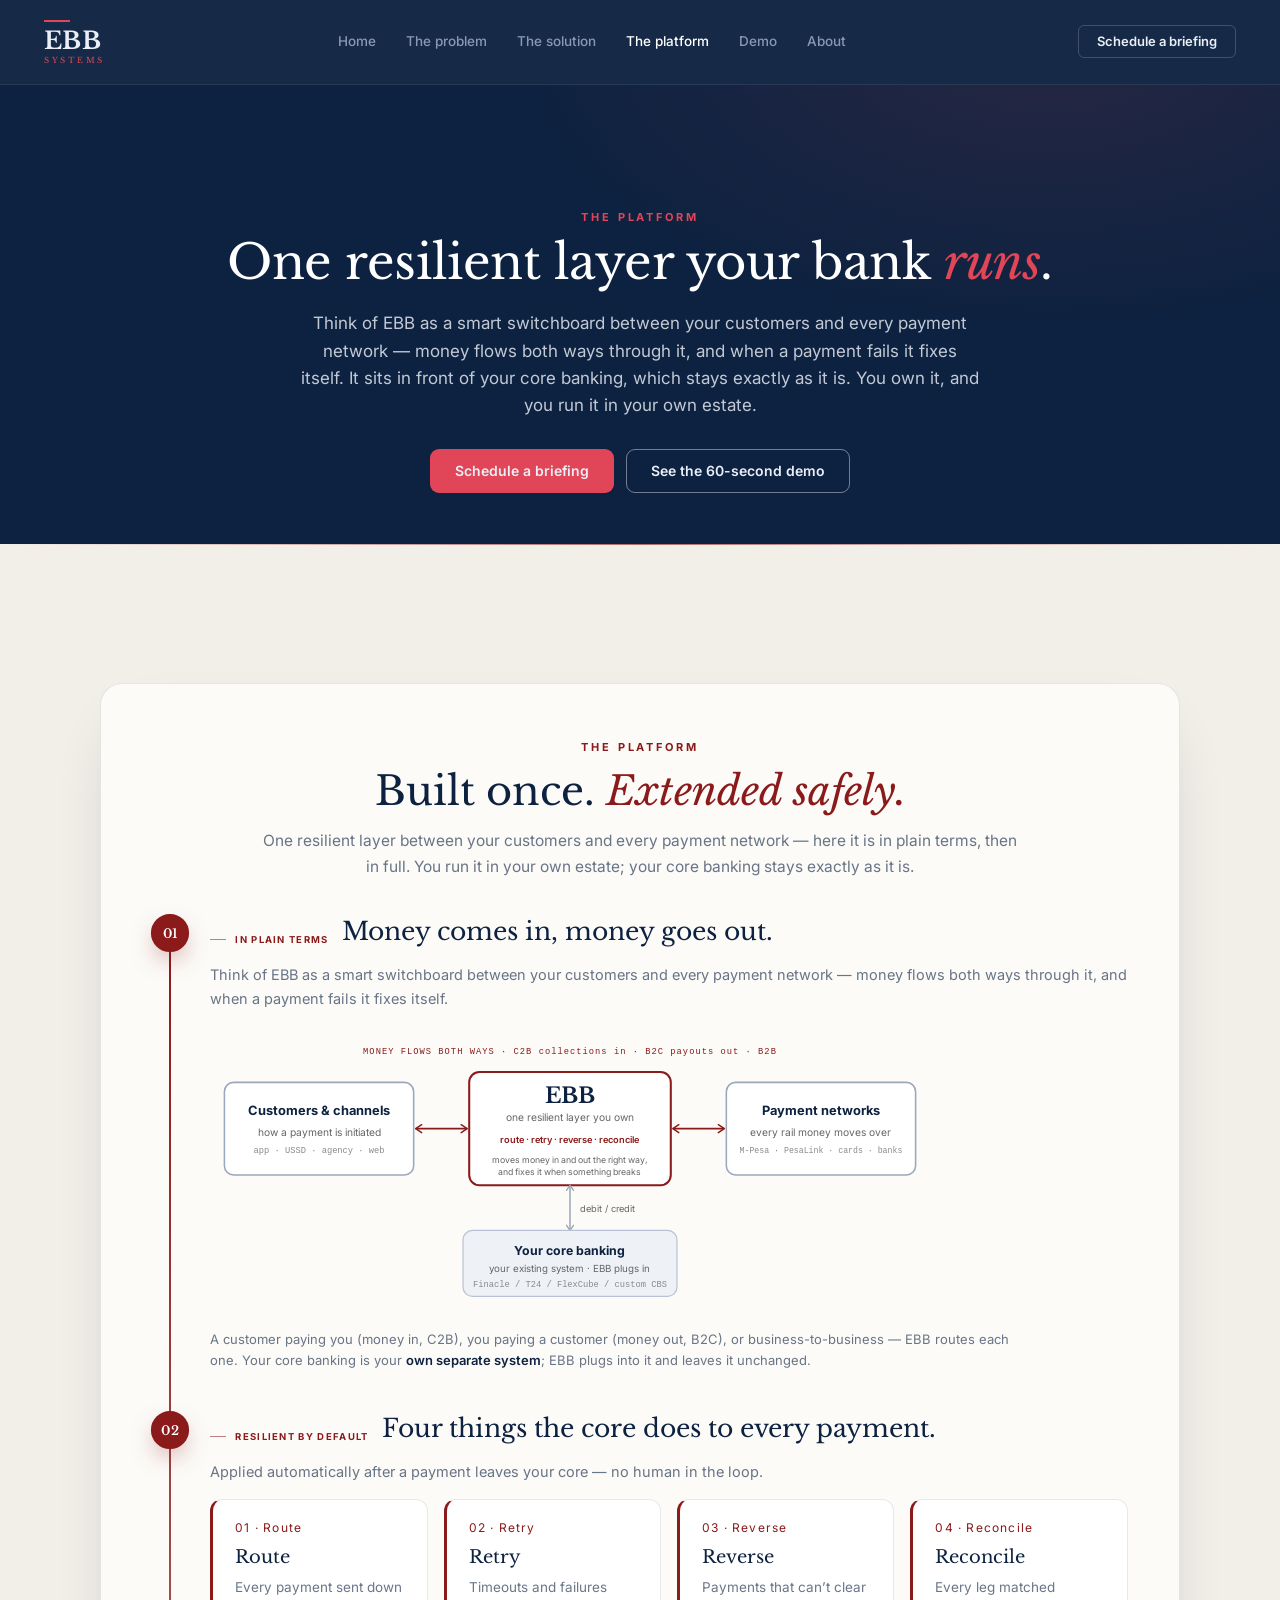
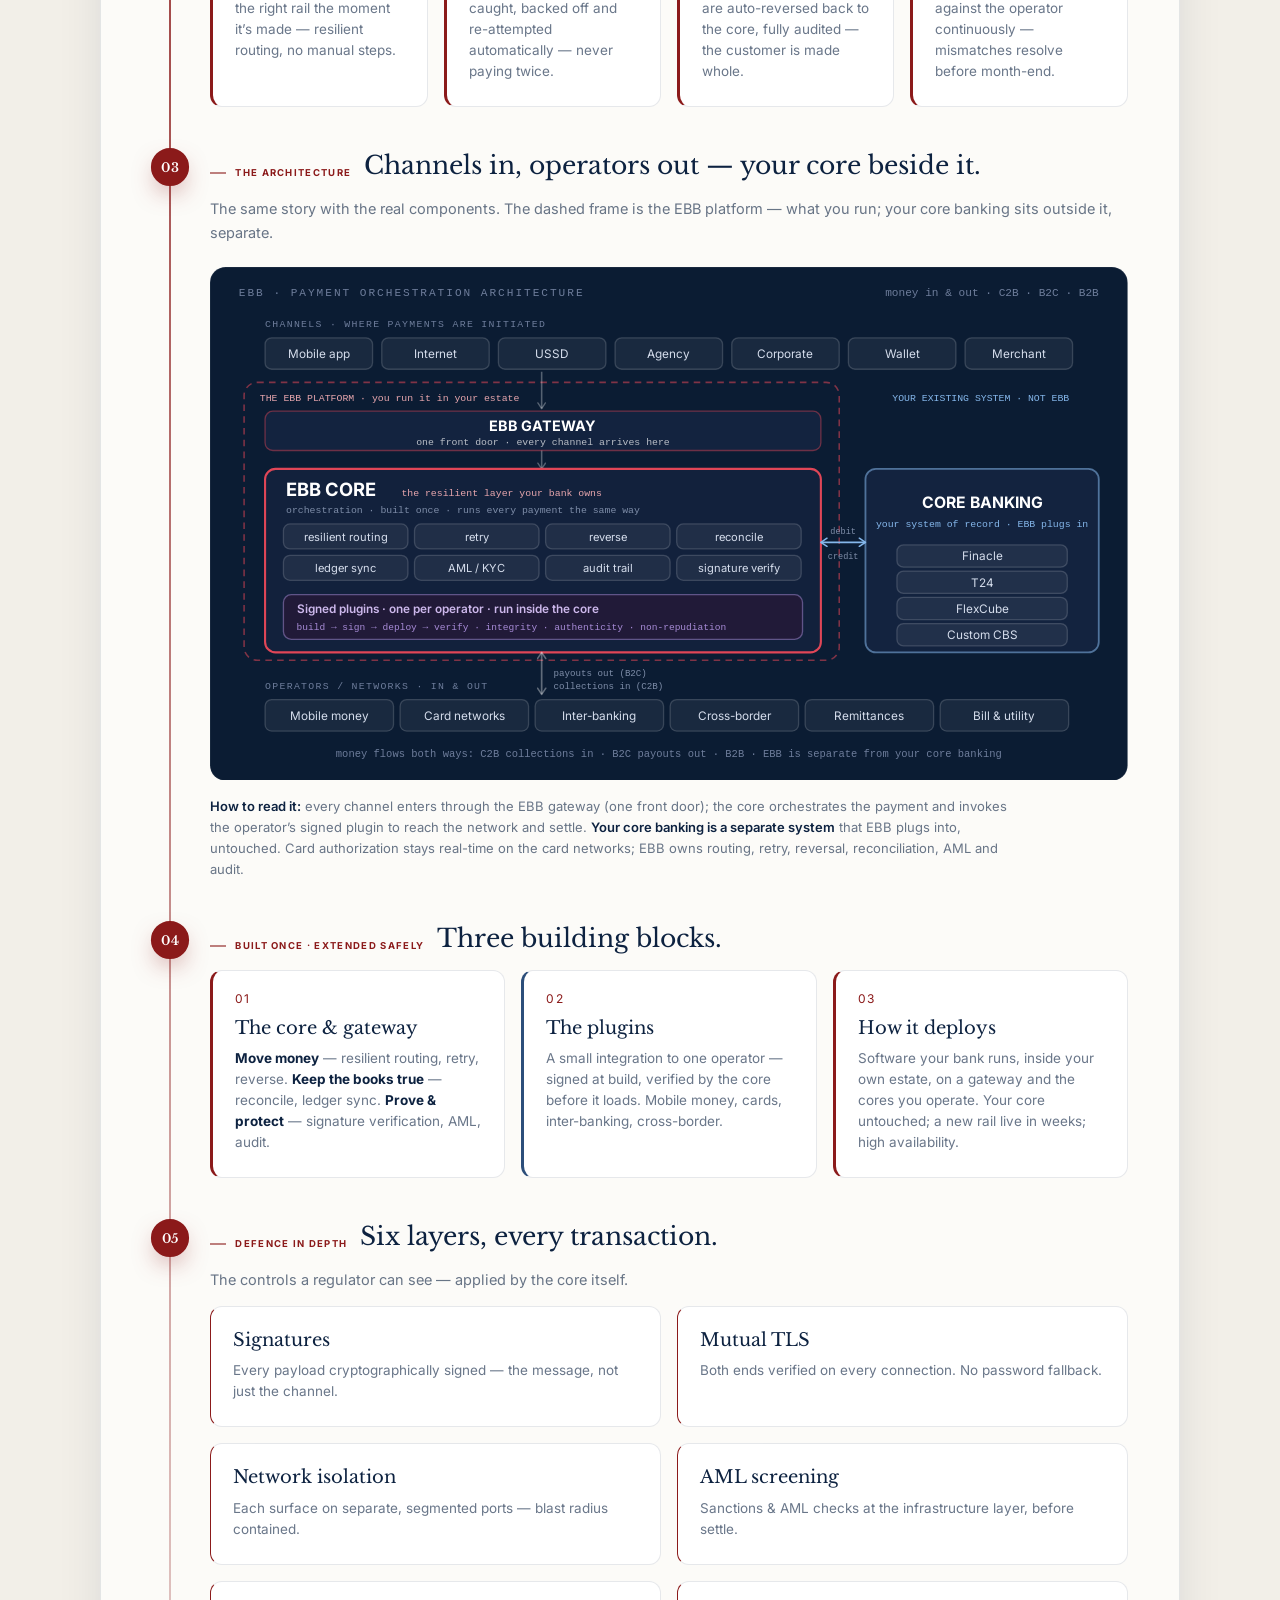
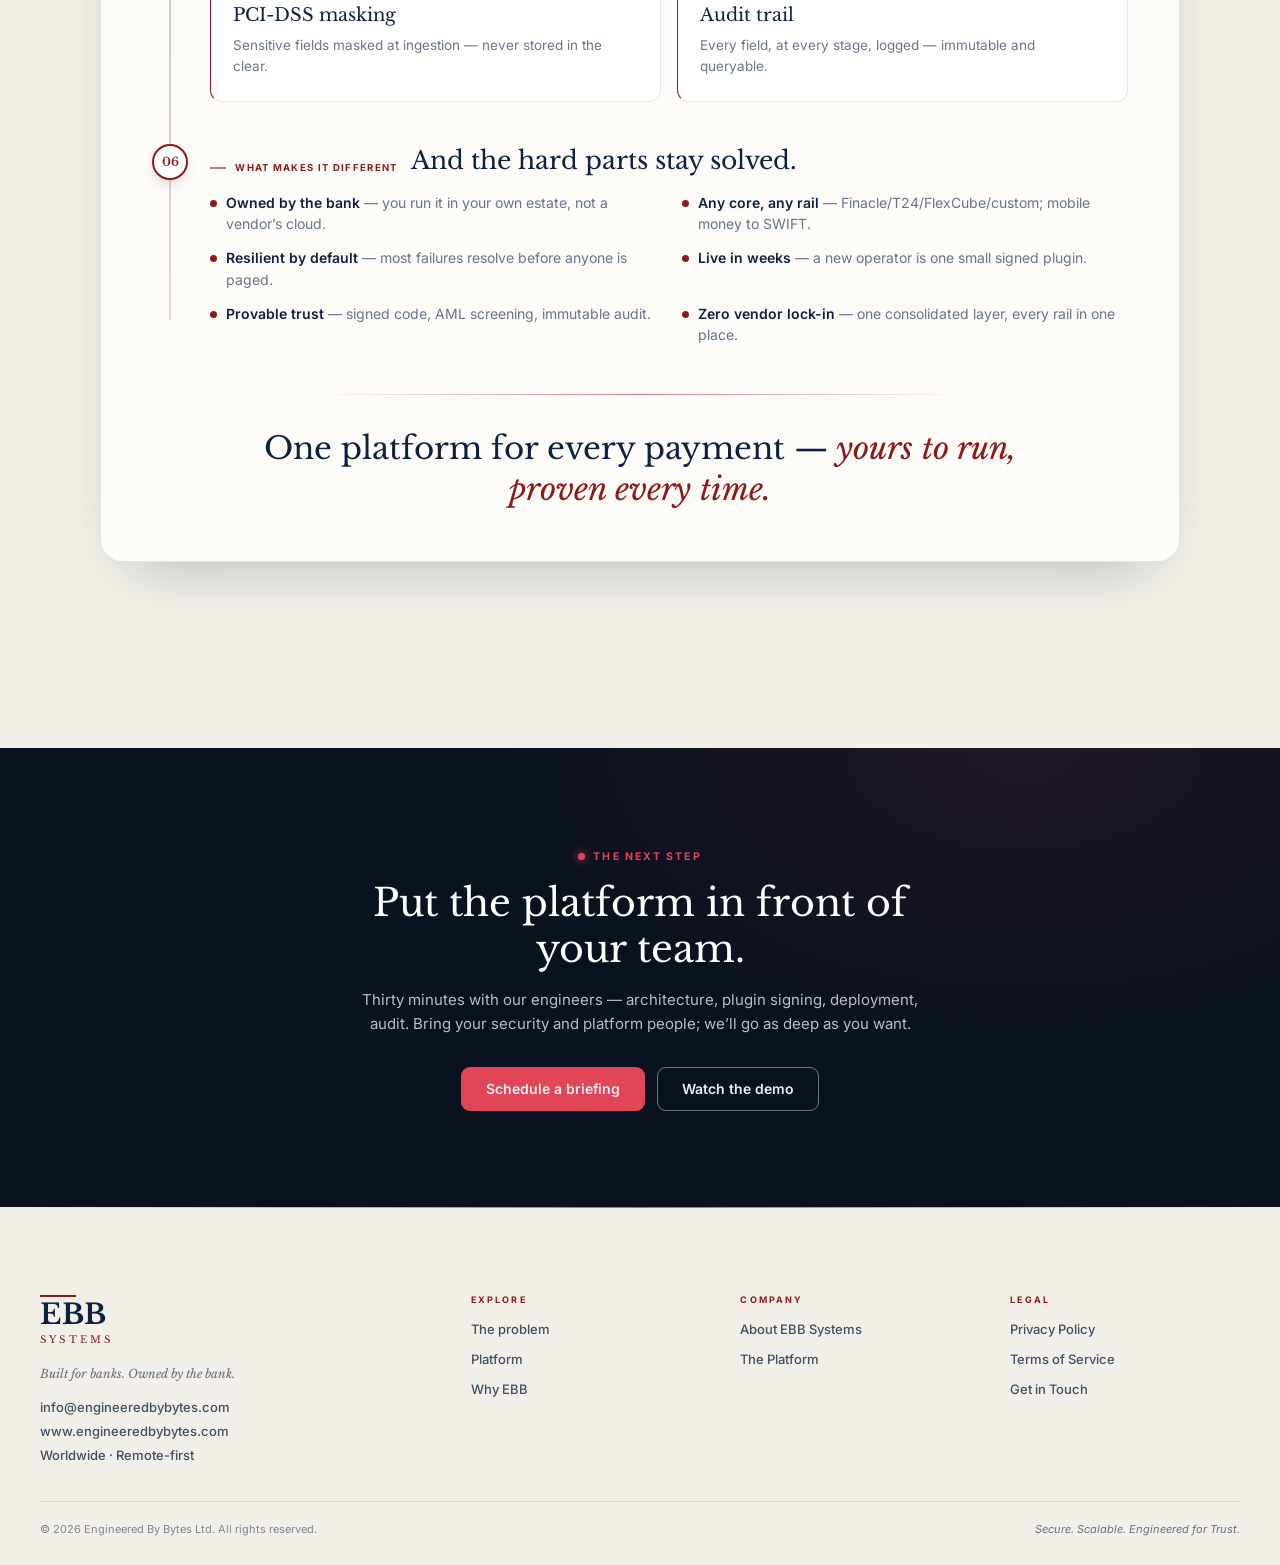
<file: platform.html>
<!DOCTYPE html>
<html lang="en">
<head>
  <meta charset="UTF-8">
  <meta name="viewport" content="width=device-width, initial-scale=1.0">

  <!-- Primary SEO -->
  <title>The Platform — Core, Gateway &amp; Signed Plugins | EBB Systems</title>
  <meta name="description" content="The EBB platform: a core and gateway you run inside your own estate, extended by small operator plugins that are cryptographically signed and verified before they run — integrity, authenticity, non-repudiation. PCI-aligned, AML-screened, ISO 20022 native.">
  <meta name="keywords" content="EBB Systems platform, payment core and gateway, signed plugins, code signing, plugin signature verification, non-repudiation, in-perimeter deployment, Finacle T24 FlexCube integration, payment security, PCI-DSS, AML screening, key management, HSM">
  <meta name="author" content="EBB Systems">
  <meta name="robots" content="index, follow, max-image-preview:large, max-snippet:-1, max-video-preview:-1">
  <link rel="canonical" href="https://engineeredbybytes.com/platform.html">

  <!-- Open Graph -->
  <meta property="og:type" content="website">
  <meta property="og:site_name" content="EBB Systems">
  <meta property="og:title" content="The Platform — Core, Gateway &amp; Signed Plugins | EBB Systems">
  <meta property="og:description" content="A core and gateway you run inside your estate, extended by signed plugins verified by EBB core before they run — integrity, authenticity, non-repudiation.">
  <meta property="og:url" content="https://engineeredbybytes.com/platform.html">
  <meta property="og:image" content="https://engineeredbybytes.com/assets/img/og-image.png">
  <meta property="og:image:width" content="1200">
  <meta property="og:image:height" content="630">
  <meta property="og:image:alt" content="EBB Systems platform — core, gateway and signed plugins you run yourself">
  <meta property="og:locale" content="en_GB">

  <!-- Twitter / X Card -->
  <meta name="twitter:card" content="summary_large_image">
  <meta name="twitter:title" content="The Platform — Core, Gateway &amp; Signed Plugins | EBB Systems">
  <meta name="twitter:description" content="A core and gateway you run, extended by signed plugins verified before they run — integrity, authenticity, non-repudiation.">
  <meta name="twitter:image" content="https://engineeredbybytes.com/assets/img/og-image.png">

  <!-- Favicon family + PWA manifest -->
  <link rel="icon" type="image/x-icon" href="/assets/img/favicon.ico">
  <link rel="icon" type="image/png" sizes="32x32" href="/assets/img/favicon-32x32.png">
  <link rel="icon" type="image/png" sizes="16x16" href="/assets/img/favicon-16x16.png">
  <link rel="apple-touch-icon" sizes="180x180" href="/assets/img/apple-touch-icon.png">
  <link rel="manifest" href="/site.webmanifest">

  <!-- Theme -->
  <meta name="theme-color" content="#0D2240">
  <meta name="format-detection" content="telephone=no">

  <!-- Fonts + V2 design system -->
  <link rel="preconnect" href="https://fonts.googleapis.com">
  <link rel="preconnect" href="https://fonts.gstatic.com" crossorigin>
  <link href="https://fonts.googleapis.com/css2?family=Libre+Baskerville:ital,wght@0,400;0,700;1,400&family=Inter:wght@400;500;600;700&display=swap" rel="stylesheet">
  <link rel="stylesheet" href="assets/css/v2.css">

  <!-- Schema.org / JSON-LD -->
  <script type="application/ld+json">
  {
    "@context": "https://schema.org",
    "@type": "WebPage",
    "name": "The Platform — EBB Systems",
    "url": "https://engineeredbybytes.com/platform.html",
    "description": "The EBB platform: a core and gateway you run, extended by cryptographically signed and verified operator plugins.",
    "isPartOf": { "@type": "WebSite", "name": "EBB Systems", "url": "https://engineeredbybytes.com" }
  }
  </script>
  <script type="application/ld+json">
  {
    "@context": "https://schema.org",
    "@type": "Organization",
    "name": "EBB Systems",
    "legalName": "Engineered By Bytes Ltd",
    "alternateName": ["Engineered By Bytes", "Engineered by Bytes"],
    "url": "https://engineeredbybytes.com",
    "logo": "https://engineeredbybytes.com/assets/img/logo-dark.png",
    "areaServed": { "@type": "Place", "name": "Worldwide" },
    "sameAs": [
      "https://www.linkedin.com/company/engineered-by-bytes/",
      "https://github.com/ebb-systems"
    ]
  }
  </script>
  <script type="application/ld+json">
  {
    "@context": "https://schema.org",
    "@type": "BreadcrumbList",
    "itemListElement": [
      { "@type": "ListItem", "position": 1, "name": "Home", "item": "https://engineeredbybytes.com/" },
      { "@type": "ListItem", "position": 2, "name": "The Platform", "item": "https://engineeredbybytes.com/platform.html" }
    ]
  }
  </script>

  <!-- Cloudflare Web Analytics -->
  <script defer src="https://static.cloudflareinsights.com/beacon.min.js"
          data-cf-beacon='{"token": "14ec8dcab57646cd8a055d3362833978"}'></script>

  <style>
    /* ═══════════ The platform & trust model — rail section (page-local) ═══════════ */
    section.ptm{background:var(--cream-warm);padding-left:24px;padding-right:24px}
    .ptm{--card:var(--cream-card);--rules:var(--rule-soft);--mut:var(--text-muted);--faint:var(--text-faint);--green2:#41C08A;--on:var(--on-dark);--onmut:var(--on-dark-mut);--blue:var(--navy-blue);--fd:var(--font-display);--fu:var(--font-ui);--fm:'JetBrains Mono',ui-monospace,monospace;--ink2:var(--ink-2)}
    .eye{font:700 11px/1 var(--fu);letter-spacing:.26em;text-transform:uppercase;color:var(--crimson)}
    .h2{font:400 clamp(28px,3.4vw,40px)/1.18 var(--fd);color:var(--navy);margin:13px 0 0}.h2 em{font-style:italic;color:var(--crimson)}
    .lede{font:400 15.5px/1.65 var(--fu);color:var(--mut);margin:13px 0 0}
    .sub{font:700 9.5px/1 var(--fu);letter-spacing:.14em;text-transform:uppercase;color:var(--crimson);display:inline-flex;align-items:center;gap:9px}.sub::before{content:"";width:16px;height:1.5px;background:var(--crimson);opacity:.55}
    .nm{font:400 clamp(21px,2.2vw,25px)/1.2 var(--fd);color:var(--navy)}
    .pd{font:400 14.5px/1.65 var(--fu);color:var(--mut)}.pd b{color:var(--navy);font-weight:600}
    /* shell */
    .sec{padding:56px 24px 84px}.cont{max-width:1080px;margin:0 auto;background:var(--card);border:1px solid var(--rule);border-radius:22px;box-shadow:0 28px 60px -30px rgba(13,34,64,.3);padding:clamp(30px,4vw,56px)}
    .hd{text-align:center;max-width:760px;margin:0 auto 38px}
    .rail{position:relative;padding-left:58px}.spine{position:absolute;left:17px;top:6px;bottom:26px;width:2px;background:linear-gradient(180deg,var(--crimson),color-mix(in srgb,var(--crimson) 16%,transparent))}
    .beat{position:relative;margin-bottom:44px}.beat:last-child{margin-bottom:0}
    .dot{position:absolute;left:-58px;top:-2px;width:36px;height:36px;border-radius:50%;background:#fff;border:2px solid var(--crimson);color:var(--crimson);display:grid;place-items:center;font:600 12px var(--fd);box-shadow:0 6px 16px -8px rgba(139,26,26,.5);transition:background .5s ease,color .5s ease,transform .45s cubic-bezier(.34,1.56,.64,1),box-shadow .5s ease}
    .beat.in-view .dot{background:var(--crimson);color:#fff;transform:scale(1.06);box-shadow:0 10px 24px -8px rgba(139,26,26,.7)}
    .bhd{display:flex;align-items:baseline;gap:13px;margin-bottom:16px;flex-wrap:wrap}
    /* lead statement */
    .lead{margin:0 0 22px;max-width:760px}
    .lead p{margin:0;font:400 16px/1.64 var(--fu);color:#33405a}
    .lead p+p{margin-top:10px}
    .lead .o{font-weight:700;color:var(--navy)}
    .lead .l1{display:block;font:600 17px/1.4 var(--fu);color:var(--navy)}
    .lead .l1 em{font-style:normal;color:var(--crimson)}
    .lead .l2{display:block;font:400 14.5px/1.6 var(--fu);color:var(--mut);margin-top:8px}
    .hi{font-weight:600;color:var(--navy);background:linear-gradient(transparent 58%,rgba(224,70,87,.22) 0);padding:0 1.5px}
    /* explanatory grid (term + plain meaning) */
    .xg{display:grid;grid-template-columns:1fr 1fr;gap:0 52px}
    .xi{display:grid;grid-template-columns:26px 1fr;column-gap:13px;align-items:start;padding:14px 0;border-bottom:1px solid var(--rules);break-inside:avoid}
    .xi .n{grid-row:1/3;font:500 10px var(--fm);color:var(--acc);padding-top:4px}
    .xi .t{font:600 14.5px var(--fu);color:var(--navy)}
    .xi .d{font:400 12.5px/1.5 var(--fu);color:var(--mut);margin-top:4px}
    .xg--p .xi{grid-template-columns:1fr;align-items:start}
    .xg--p .xi .t{display:flex;align-items:center;gap:8px}
    .xg--p .xi .t::before{content:"";width:7px;height:7px;border-radius:2px;background:var(--blue);flex:none}
    @media(max-width:760px){.xg{grid-template-columns:1fr}}
    /* guarantees */
    .guar{display:flex;gap:8px;flex-wrap:wrap;margin-top:18px}
    .guar span{font:600 9.5px/1 var(--fu);letter-spacing:.04em;text-transform:uppercase;color:var(--green);background:rgba(47,138,91,.1);border:1px solid rgba(47,138,91,.28);padding:8px 12px;border-radius:14px;display:inline-flex;align-items:center;gap:7px}
    .guar span::before{content:"";width:6px;height:6px;border-radius:50%;background:var(--green2);box-shadow:0 0 8px var(--green2)}
    /* ===== shared viz shell ===== */
    .viz{background:radial-gradient(720px 260px at 50% -10%,rgba(224,70,87,.10),transparent 62%),var(--navy);border:1px solid rgba(255,255,255,.09);border-radius:14px;padding:22px 24px;color:var(--on);position:relative;overflow:hidden;margin-top:20px}
    .viz__top{display:flex;justify-content:space-between;align-items:center;font:600 9px var(--fm);letter-spacing:.14em;text-transform:uppercase;color:var(--onmut);margin-bottom:6px}
    .viz__top .live{color:var(--green2);display:inline-flex;align-items:center;gap:6px}
    .viz__top .live::before{content:"";width:6px;height:6px;border-radius:50%;background:var(--green2);box-shadow:0 0 6px var(--green2);animation:blink 1.6s infinite}
    @keyframes blink{0%,100%{opacity:1}50%{opacity:.2}}
    /* ===== i: core illustration ===== */
    .vCore__row{display:flex;align-items:center;gap:14px;position:relative;margin-top:16px;min-height:78px}
    .viz.vCore{padding-top:18px;padding-bottom:16px}
    .vCore__cap{margin-top:14px;padding-top:11px;border-top:1px solid rgba(255,255,255,.1);font:500 10px var(--fm);letter-spacing:.04em;color:var(--onmut)}
    .vCore__cap b{color:var(--on);font-weight:600}
    .vCore__chs{display:flex;flex-direction:column;gap:7px}
    .vCore__chs span{font:500 11px var(--fu);color:#cdd6e6;background:#16294A;border:1px solid rgba(255,255,255,.12);border-radius:7px;padding:6px 11px;text-align:center}
    .vCore__line{flex:1;height:1px;background:rgba(255,255,255,.16);min-width:22px;position:relative}
    .vCore__gw{flex:none;text-align:center;background:#16294A;border:1px solid rgba(255,255,255,.18);border-radius:10px;padding:14px 16px}
    .vCore__gw b{display:block;font:600 13px var(--fu);color:#fff}.vCore__gw i{display:block;margin-top:4px;font:500 8.5px var(--fu);letter-spacing:.05em;text-transform:uppercase;color:var(--onmut);font-style:normal}
    .vCore__core{flex:none;max-width:230px;text-align:center;background:#16294A;border:1px solid rgba(255,255,255,.18);border-top:2px solid var(--acc);border-radius:12px;padding:16px 18px;position:relative}
    .vCore__active{position:absolute;top:9px;right:11px;font:600 7.5px var(--fu);letter-spacing:.08em;text-transform:uppercase;color:var(--green2);display:inline-flex;align-items:center;gap:4px}
    .vCore__active::before{content:"";width:5px;height:5px;border-radius:50%;background:var(--green2);box-shadow:0 0 6px var(--green2)}
    .vCore__core b{display:block;font:400 17px var(--fd);color:#fff}.vCore__core i{display:block;margin-top:5px;font:400 11px/1.5 var(--fu);color:var(--onmut);font-style:normal}
    .pkt{position:absolute;top:50%;margin-top:-3.5px;width:7px;height:7px;border-radius:50%;background:#fff;box-shadow:0 0 10px 1px var(--acc);z-index:1;animation:pktflow 5.2s linear infinite;animation-fill-mode:backwards}
    .vCore__line{z-index:0}
    .vCore__chs,.vCore__gw,.vCore__core{position:relative;z-index:3}
    @keyframes pktflow{0%{left:9%;opacity:0}10%{opacity:1}80%{opacity:1;background:#fff}100%{left:78%;opacity:0}}
    /* ===== ii: plugin signing & verification (flowchart, flowing lines) ===== */
    .vPlug .fc{max-width:540px;margin:8px auto 0;display:flex;flex-direction:column;align-items:stretch}
    .vPlug .nd{background:#16294A;border:1px solid rgba(255,255,255,.16);border-radius:11px;padding:13px 16px;text-align:center;position:relative}
    .vPlug .nd .k{display:block;font:600 8px var(--fm);letter-spacing:.12em;text-transform:uppercase;color:var(--onmut);margin-bottom:5px}
    .vPlug .nd b{display:block;font:600 13px var(--fu);color:#fff}.vPlug .nd small{display:block;margin-top:4px;font:400 10px/1.4 var(--fu);color:var(--onmut)}
    .vPlug svg.ic{fill:none;stroke:currentColor;stroke-width:2.2;stroke-linecap:round;stroke-linejoin:round;vertical-align:-2px;margin-left:4px}
    .vPlug .dec{border-color:rgba(224,70,87,.4);background:linear-gradient(180deg,rgba(224,70,87,.10),#16294A)}
    .vPlug .conn{width:3px;height:22px;align-self:center;background:transparent;position:relative}
    .vPlug .conn::after{content:"";position:absolute;bottom:-1px;left:-3px;border:4px solid transparent;border-top-color:var(--acc)}
    .vPlug .conn i{position:absolute;inset:0;background:repeating-linear-gradient(180deg,var(--acc) 0 5px,transparent 5px 11px);background-size:100% 11px;animation:Bflow .7s linear infinite;opacity:.9}
    .vPlug .branch{display:flex;gap:22px;margin-top:24px;position:relative}
    .vPlug .branch::before{content:"";position:absolute;top:-24px;left:25%;right:25%;height:1.5px;background:repeating-linear-gradient(90deg,var(--acc) 0 5px,transparent 5px 11px);background-size:11px 100%;animation:BflowX .7s linear infinite;opacity:.85}
    .vPlug .leg{position:absolute;top:-24px;width:1.5px;height:24px;background:repeating-linear-gradient(180deg,var(--acc) 0 5px,transparent 5px 11px);background-size:100% 11px;animation:Bflow .7s linear infinite}.vPlug .legL{left:25%}.vPlug .legR{right:25%}
    .vPlug .branch .nd{flex:1;border-width:1.5px}
    .vPlug .out b{color:#fff}.vPlug .out--ok{border-color:rgba(65,192,138,.45);animation:Bok 4s infinite}.vPlug .out--no{border-color:rgba(224,70,87,.45)}
    .vPlug .out--ok .ic{color:var(--green2)}.vPlug .out--no .ic{color:var(--acc)}
    @keyframes Bflow{to{background-position:0 11px}}
    @keyframes BflowX{to{background-position:11px 0}}
    @keyframes Bok{0%,100%{box-shadow:none}50%{box-shadow:0 0 0 1px var(--green2),0 10px 26px -12px var(--green2)}}
    /* ===== iii: deployment (high availability) ===== */
    /* ===== iii: deployment (high-availability blueprint) ===== */
    .vDep__estate{position:relative;margin-top:20px;border:1px dashed rgba(255,255,255,.2);border-radius:12px;padding:24px 16px 15px}
    .vDep__estateLbl{position:absolute;top:-8px;left:16px;background:var(--navy);padding:0 8px;font:600 8px var(--fm);letter-spacing:.16em;text-transform:uppercase;color:var(--onmut)}
    .vDep__zone{border:1px solid rgba(255,255,255,.13);border-radius:11px;padding:14px}
    .vDep__zn{display:block;font:600 8px var(--fm);letter-spacing:.13em;text-transform:uppercase;color:var(--acc);margin-bottom:10px}
    .vDep__gw{width:max-content;margin:0 auto;text-align:center;background:linear-gradient(180deg,rgba(255,255,255,.07),rgba(255,255,255,.03));border:1px solid rgba(255,255,255,.22);border-radius:9px;padding:10px 22px}
    .vDep__gw b{display:block;font:600 12.5px var(--fu);color:#fff}
    .vDep__gw i{display:block;margin-top:3px;font:500 8px/1 var(--fm);letter-spacing:.12em;text-transform:uppercase;color:var(--onmut);font-style:normal}
    .vDep__cores{display:grid;grid-template-columns:1fr 1fr;gap:12px;margin:14px 0}
    .vDep__core{border:1px solid rgba(255,255,255,.14);border-radius:11px;padding:14px}
    .vDep__coreHd{display:flex;justify-content:space-between;align-items:center;margin-bottom:10px}
    .vDep__coreHd b{font:600 13px var(--fu);color:#fff}
    .vDep__ha{display:inline-flex;align-items:center;gap:6px;font:600 8px var(--fu);letter-spacing:.07em;text-transform:uppercase;color:var(--green2);background:rgba(65,192,138,.1);border:1px solid rgba(65,192,138,.3);border-radius:20px;padding:4px 10px}
    .vDep__ha::before{content:"";width:5px;height:5px;border-radius:50%;background:var(--green2);box-shadow:0 0 5px var(--green2)}
    .vDep__caps{font:500 9.5px/1.85 var(--fu);color:#cdd6e6;margin-bottom:11px}.vDep__caps .d{color:#6E8FC0;margin:0 6px}
    .vDep__plugs{display:flex;flex-wrap:wrap;gap:6px}
    .vDep__pl{font:500 10px var(--fu);color:#dbe3f0;background:rgba(255,255,255,.05);border:1px solid rgba(255,255,255,.14);border-radius:999px;padding:4px 11px;display:inline-flex;align-items:center;gap:6px}
    .vDep__pl::before{content:"";width:5px;height:5px;border-radius:50%;background:var(--green2);box-shadow:0 0 5px var(--green2);flex:none}
    .vDep__cbs{display:flex;flex-wrap:wrap;gap:7px;justify-content:center}
    .vDep__cbsc{font:500 10px var(--fu);color:#cdd6e6;background:#16294A;border:1px solid rgba(255,255,255,.13);border-radius:6px;padding:6px 12px}
    /* ===== iv: payment journey (plugin runs in-core) ===== */
    .vFlow__stage{position:relative;height:214px;margin-top:18px}
    .fn{position:absolute;width:150px;margin-left:-75px;text-align:center;background:rgba(255,255,255,.05);border:1px solid rgba(255,255,255,.14);border-radius:11px;padding:11px 9px;z-index:2}
    .fn b{display:block;font:600 12.5px var(--fu);color:#fff}.fn small{display:block;margin-top:4px;font:400 9.5px/1.35 var(--fu);color:var(--onmut)}
    .fn--user{left:12%;top:64px}
    .fn--ebb{left:50%;top:48px;width:214px;margin-left:-107px}
    .fn--ebb b{font-size:13.5px}
    .fn__inplug{display:block;margin-top:9px;padding:6px 8px;background:rgba(65,192,138,.10);border:1px solid rgba(65,192,138,.32);border-radius:7px;font:600 10px var(--fu);color:#a8e0c8}
    .fn__inplug span{display:block;margin-top:2px;font:500 7.5px/1.2 var(--fm);letter-spacing:.08em;text-transform:uppercase;color:var(--onmut)}
    .fn--cbs{left:50%;top:170px;margin-left:-75px}
    .fn--op{left:88%;top:64px;width:158px;margin-left:-79px}
    .fw{position:absolute;background:rgba(255,255,255,.14);z-index:1}
    .fw--1{left:19%;top:90px;width:21%;height:1px}
    .fw--2{left:60%;top:90px;width:21%;height:1px}
    .fw--3{left:50%;top:108px;width:1px;height:62px;margin-left:-1px}
    .tok{position:absolute;width:10px;height:10px;border-radius:50%;background:#fff;box-shadow:0 0 12px 2px var(--acc);z-index:4;animation:journey 8s ease-in-out infinite}
    @keyframes journey{
     0%{left:12%;top:90px;opacity:0}
     3%{opacity:1}
     15%{left:50%;top:90px}
     24%{left:50%;top:170px}
     36%{left:50%;top:90px}
     56%{left:50%;top:90px}
     72%{left:88%;top:90px;opacity:1}
     84%{left:88%;top:90px;opacity:1}
     90%{left:88%;top:90px;opacity:0}
     100%{left:12%;top:90px;opacity:0}}
    .fn--user{animation:fU 8s infinite}.fn--ebb{animation:fE 8s infinite}.fn--cbs{animation:fC 8s infinite}.fn--op{animation:fO 8s infinite}.fn__inplug{animation:fPL 8s infinite}
    @keyframes fU{0%,2%{border-color:rgba(255,255,255,.14)}4%,11%{border-color:var(--green2);box-shadow:0 0 0 1px var(--green2)}16%,100%{border-color:rgba(255,255,255,.14);box-shadow:none}}
    @keyframes fE{0%,11%{border-color:rgba(255,255,255,.14)}14%,18%{border-color:var(--green2);box-shadow:0 0 0 1px var(--green2)}22%,33%{border-color:rgba(255,255,255,.14);box-shadow:none}36%,40%{border-color:var(--green2);box-shadow:0 0 0 1px var(--green2)}44%,100%{border-color:rgba(255,255,255,.14);box-shadow:none}}
    @keyframes fC{0%,19%{border-color:rgba(255,255,255,.14)}24%,32%{border-color:var(--green2);box-shadow:0 0 0 1px var(--green2)}38%,100%{border-color:rgba(255,255,255,.14);box-shadow:none}}
    @keyframes fPL{0%,48%{border-color:rgba(65,192,138,.32);box-shadow:none}54%,64%{border-color:var(--green2);box-shadow:0 0 0 1px var(--green2),0 0 16px -2px rgba(65,192,138,.5)}70%,100%{border-color:rgba(65,192,138,.32);box-shadow:none}}
    @keyframes fO{0%,66%{border-color:rgba(255,255,255,.14)}70%,88%{border-color:var(--green2);box-shadow:0 0 0 1px var(--green2),0 14px 30px -16px rgba(65,192,138,.7)}94%,100%{border-color:rgba(255,255,255,.14);box-shadow:none}}
    @media(max-width:760px){.hl{column-count:1}}

    /* ════════ platform hero ════════ */
    .plat-hero__copy{max-width:1100px;margin:0 auto;text-align:center}
    .plat-hero__copy .v2-h1{max-width:none;margin:0 auto;font-size:clamp(30px,4.2vw,48px)}
    .plat-hero__copy .v2-h1 em{display:inline-block}
    .plat-hero__copy .v2-hero__lede{margin-left:auto;margin-right:auto}
    .plat-hero__copy .v2-actions{justify-content:center}
    /* tighten the gap between the hero and the raised panel */
    section.v2-hero.plat-hero{padding-bottom:clamp(36px,4vw,52px)}
    section.ptm .sec{padding-top:36px}
    /* station 01: purpose pillars (tinted header zone) + hover-linked core */
    .cols{display:grid;grid-template-columns:repeat(3,1fr);gap:16px;align-items:start}
    .h3col{border:1px solid var(--rule);border-radius:13px;overflow:hidden;background:#fff}
    .h3hd{display:flex;align-items:flex-start;gap:12px;background:linear-gradient(180deg,rgba(139,26,26,.06),rgba(139,26,26,.025));padding:16px 18px;border-bottom:1px solid var(--rules)}
    .h3ic{flex:none;width:34px;height:34px;border-radius:9px;background:#fff;border:1px solid rgba(139,26,26,.2);display:grid;place-items:center;color:var(--crimson)}
    .h3ic svg{width:17px;height:17px;fill:none;stroke:currentColor;stroke-width:1.7;stroke-linecap:round;stroke-linejoin:round}
    .h3name{display:block;font:400 17px/1.15 var(--fd);color:var(--navy)}
    .h3sub{display:block;font:400 11px/1.4 var(--fu);color:var(--mut);margin-top:3px}
    .h3body{padding:6px 16px 8px}
    .cols.cols--2{grid-template-columns:repeat(2,1fr)}
    .h3body .opd{margin:0;padding:2px 0 4px;font:400 12px/1.5 var(--fu);color:var(--mut)}
    .it{display:grid;grid-template-columns:26px 1fr;column-gap:11px;align-items:start;padding:10px 6px;border-radius:8px;transition:background .18s ease}
    .it+.it{border-top:1px solid var(--rules)}
    .it__ic{width:26px;height:26px;display:grid;place-items:center;border:1px solid var(--rule);border-radius:7px;color:var(--navy);transition:color .18s,border-color .18s,background .18s}
    .it__ic svg{width:13px;height:13px;fill:none;stroke:currentColor;stroke-width:1.7;stroke-linecap:round;stroke-linejoin:round}
    .it__t{display:block;font:600 13px var(--fu);color:var(--navy)}.it__d{display:block;font:400 11.5px/1.45 var(--fu);color:var(--mut);margin-top:2px}
    .it:hover{background:rgba(139,26,26,.045)}
    .it:hover .it__t{color:var(--crimson)}
    .it:hover .it__ic{color:var(--crimson);border-color:color-mix(in srgb,var(--crimson) 35%,transparent);background:rgba(139,26,26,.06)}
    .vCore__core{transition:transform .25s ease,box-shadow .25s ease,border-color .25s ease}
    .vCore__core.pulse{transform:scale(1.04);border-color:var(--acc);box-shadow:0 0 0 2px rgba(224,70,87,.4),0 0 34px -4px rgba(224,70,87,.55)}
    @media(max-width:820px){.cols{grid-template-columns:1fr}}
    /* the result — open editorial outcomes (distinct from boxed cards) */
    .rcols{display:grid;grid-template-columns:1fr 1fr;column-gap:52px;margin-top:6px}
    .rout{padding:24px 0 22px;border-top:1px solid var(--rules)}
    .rout__hd{display:flex;align-items:flex-start;gap:13px}
    .rout__ic{color:var(--crimson);flex:none;margin-top:3px}
    .rout__ic svg{width:23px;height:23px;fill:none;stroke:currentColor;stroke-width:1.5;stroke-linecap:round;stroke-linejoin:round}
    .rout__k{display:block;font:700 10px var(--fm);letter-spacing:.14em;text-transform:uppercase;color:var(--crimson);margin-bottom:4px}
    .rout__t{margin:0;font:400 19px/1.2 var(--fd);color:var(--navy)}
    .rout__d{margin:11px 0 0 36px;font:400 13.5px/1.62 var(--fu);color:var(--mut)}
    @media(max-width:760px){.rcols{grid-template-columns:1fr;column-gap:0}}
    /* closing punchline (coda) */
    .coda{margin:48px auto 0;max-width:780px;text-align:center;position:relative;padding-top:34px}
    .coda::before{content:"";position:absolute;top:0;left:50%;transform:translateX(-50%);width:min(100%,640px);height:1px;background:linear-gradient(90deg,transparent,var(--crimson) 50%,transparent);opacity:.55}
    .coda p{margin:0;font:400 clamp(22px,2.9vw,31px)/1.32 var(--fd);color:var(--navy)}
    .coda em{font-style:italic;color:var(--crimson)}
    /* ===== mobile responsiveness ===== */
    @media(max-width:700px){
      body{overflow-x:clip}
      section.ptm{padding-left:12px;padding-right:12px}
      .cont{padding:24px 14px;border-radius:16px;overflow-x:hidden}
      .rail{padding-left:40px}
      .dot{left:-40px}
      .bhd{gap:8px}
      .cols,.cols.cols--2{grid-template-columns:1fr}
      .viz__top{flex-wrap:wrap;gap:4px 8px}
      .viz{overflow-x:auto;overflow-y:hidden;-webkit-overflow-scrolling:touch}
      .vCore__row{flex-direction:column;align-items:stretch;gap:10px;min-height:0}
      .vCore__line{display:none}
      .vCore__core{max-width:none}
      /* 04 — restack the end-to-end flow vertically (absolute layout clips on mobile) */
      .vFlow__stage{position:static;height:auto;min-width:0;display:flex;flex-direction:column;gap:10px;margin-top:14px}
      .vFlow .fw,.vFlow .tok{display:none}
      .vFlow .fn{position:static;width:auto;margin:0;animation:none}
      /* 03 — stack the two core cards */
      .vDep__cores{grid-template-columns:1fr}
      /* 02 — keep the trust branch readable */
      .vPlug .branch{gap:12px}
    }
    /* back-to-top floating button */
    .to-top{position:fixed;right:26px;bottom:26px;z-index:90;width:48px;height:48px;border-radius:50%;display:grid;place-items:center;cursor:pointer;background:#0D2240;color:#fff;border:1px solid rgba(255,255,255,.18);box-shadow:0 12px 30px -10px rgba(13,34,64,.55);opacity:0;transform:translateY(14px) scale(.92);pointer-events:none;transition:opacity .26s ease,transform .26s ease,background .2s ease,border-color .2s ease}
    .to-top.show{opacity:1;transform:none;pointer-events:auto}
    .to-top:hover{background:var(--acc);border-color:var(--acc);box-shadow:0 14px 32px -10px rgba(224,70,87,.5)}
    .to-top:focus-visible{outline:2px solid var(--acc);outline-offset:3px}
    .to-top svg{width:18px;height:18px;display:block;fill:none;stroke:currentColor;stroke-width:2.2;stroke-linecap:round;stroke-linejoin:round}
    @media(max-width:600px){.to-top{right:16px;bottom:16px;width:44px;height:44px}}
    @media(prefers-reduced-motion:reduce){.to-top{transition:opacity .2s ease;transform:none}}
  
  /* ===== embedded architecture diagrams (match the print files) ===== */
  .arch-fig{margin:22px 0 0}
  .arch-fig svg{display:block;width:100%;height:auto}
  .arch-fig--simple{max-width:760px;margin-left:0;margin-right:0}
  .arch-scroll{overflow-x:auto;-webkit-overflow-scrolling:touch;border-radius:12px}
  .arch-scroll > svg{min-width:640px}
  .arch-hint{display:none;font:500 12px/1 var(--font-ui);color:var(--text-muted);margin:8px 2px 0}
  @media(max-width:680px){.arch-hint{display:block}}
  .arch-note{font:400 13px/1.6 var(--font-ui);color:var(--text-muted);margin:16px 0 0;max-width:820px;text-align:left}
  .arch-note b{color:var(--navy);font-weight:600}

  .cont .v2-card{background:#fff}
  .cont .arch-cards{margin-top:6px}
  .prin-light{display:grid;gap:12px 26px;grid-template-columns:1fr;margin:6px 0 0;list-style:none;padding:0}
  @media(min-width:720px){.prin-light{grid-template-columns:1fr 1fr}}
  .prin-light li{position:relative;padding-left:16px;font:400 14px/1.55 var(--font-ui);color:var(--text-muted)}
  .prin-light li::before{content:"";position:absolute;left:0;top:8px;width:7px;height:7px;border-radius:50%;background:var(--crimson)}
  .prin-light li b{color:var(--navy);font-weight:600}
  .arch-fig--simple{max-width:720px}
</style>

<style id="arch-v3">
  /* ===== plain-terms switchboard ===== */
  .sw-ribbon{display:inline-block;font:700 11px/1.4 var(--font-ui);letter-spacing:.14em;text-transform:uppercase;color:var(--crimson);background:#fff;border:1px solid var(--rule);border-radius:999px;padding:9px 16px;margin:6px 0 22px}
  .sw-grid{display:grid;gap:16px;grid-template-columns:1fr;align-items:stretch}
  @media(min-width:820px){.sw-grid{grid-template-columns:1fr 1.18fr 1fr}}
  .sw-box{background:#fff;border:1px solid var(--rule);border-radius:14px;padding:22px 20px;text-align:center;display:flex;flex-direction:column;justify-content:center}
  .sw-box .sw-k{font:400 19px/1.25 var(--font-display);color:var(--navy);margin-bottom:6px}
  .sw-box p{font:400 14px/1.5 var(--font-ui);color:var(--text-muted);margin:0}
  .sw-box .sw-ex{font:500 12px/1.4 var(--font-ui);letter-spacing:.02em;color:var(--navy-blue);margin-top:10px}
  .sw-box--ebb{border:2px solid var(--acc);box-shadow:0 22px 44px -26px rgba(224,70,87,.4)}
  .sw-box--ebb .sw-ebb{font:700 34px/1 var(--font-display);color:var(--navy);letter-spacing:.02em}
  .sw-box--ebb .sw-caps{font:600 14px/1.3 var(--font-ui);color:var(--acc);margin:10px 0 8px}
  .sw-box--ebb .sw-sub{font:400 13px/1.5 var(--font-ui);color:var(--text-muted)}
  .sw-core{margin-top:16px;background:#EEF1F6;border:1px solid #B9C2D4;border-radius:14px;padding:18px 20px;text-align:center}
  .sw-core .sw-k{font:400 18px/1.25 var(--font-display);color:var(--navy)}
  .sw-core p{font:400 13.5px/1.5 var(--font-ui);color:var(--text-muted);margin:4px 0 0}
  .sw-core .sw-ex{font:500 12.5px/1.4 var(--font-ui);color:var(--navy-blue);margin-top:8px}
  .sw-note{font:400 13px/1.6 var(--font-ui);color:var(--text-muted);margin:16px auto 0;max-width:720px;text-align:center}
  /* ===== responsive card grids ===== */
  .arch-cards{display:grid;gap:16px;grid-template-columns:1fr;margin-top:8px}
  @media(min-width:640px){.arch-cards--2{grid-template-columns:1fr 1fr}.arch-cards--4{grid-template-columns:1fr 1fr}.arch-cards--3{grid-template-columns:1fr 1fr}}
  @media(min-width:980px){.arch-cards--4{grid-template-columns:repeat(4,1fr)}.arch-cards--3{grid-template-columns:repeat(3,1fr)}.arch-cards--6{grid-template-columns:repeat(3,1fr)}}
  .arch-cards--6{grid-template-columns:1fr}
  @media(min-width:560px){.arch-cards--6{grid-template-columns:1fr 1fr}}
  /* ===== layered architecture (dark section) ===== */
  .arch-stack{display:flex;flex-direction:column;gap:12px;margin-top:10px}
  .arch-layer{background:rgba(255,255,255,.04);border:1px solid rgba(255,255,255,.14);border-radius:12px;padding:16px 18px}
  .arch-layer .al-k{font:700 10px/1 var(--font-ui);letter-spacing:.16em;text-transform:uppercase;color:rgba(234,238,247,.55);margin-bottom:10px}
  .arch-chips{display:flex;flex-wrap:wrap;gap:8px}
  .arch-chips span{font:500 12.5px/1 var(--font-ui);color:#EAEEF7;background:rgba(255,255,255,.06);border:1px solid rgba(255,255,255,.15);border-radius:7px;padding:8px 11px}
  .arch-chips span.rem{background:rgba(167,139,214,.14);border-color:rgba(167,139,214,.4)}
  .arch-core{border:1.5px solid var(--acc);background:rgba(224,70,87,.07)}
  .arch-core .al-k{color:#F1B7BE}
  .arch-core .ac-title{font:400 22px/1.1 var(--font-display);color:#fff;margin-bottom:2px}
  .arch-core .ac-sub{font:400 13px/1.5 var(--font-ui);color:rgba(234,238,247,.7);margin:0 0 12px}
  .arch-plugins{margin-top:12px;background:rgba(167,139,214,.12);border:1px solid rgba(167,139,214,.4);border-radius:9px;padding:11px 13px}
  .arch-plugins b{color:#DcC8F2;font-weight:600;font-size:13.5px}
  .arch-plugins span{display:block;font:400 12px/1.5 var(--font-ui);color:rgba(205,184,236,.85);margin-top:3px}
  .arch-arrow{text-align:center;color:rgba(255,255,255,.35);font-size:18px;line-height:.6;margin:-4px 0}
  .arch-aside{background:rgba(133,183,235,.08);border:1.5px solid rgba(133,183,235,.45);border-radius:12px;padding:16px 18px;margin-top:12px}
  .arch-aside .al-k{color:#AECBF0}
  .arch-aside .aa-title{font:400 19px/1.15 var(--font-display);color:#fff}
  .arch-aside .aa-sub{font:400 12.5px/1.5 var(--font-ui);color:#AECBF0;margin:2px 0 10px}
  .arch-honest{font:400 13px/1.6 var(--font-ui);color:rgba(234,238,247,.7);margin-top:18px;border-top:1px solid rgba(255,255,255,.12);padding-top:14px}
  .arch-honest b{color:#fff;font-weight:600}
  /* result principles */
  .prin-grid{display:grid;gap:14px 26px;grid-template-columns:1fr;margin-top:10px}
  @media(min-width:720px){.prin-grid{grid-template-columns:1fr 1fr}}
  .prin-grid li{list-style:none;position:relative;padding-left:18px;font:400 15px/1.55 var(--font-ui);color:rgba(234,238,247,.86)}
  .prin-grid li::before{content:"";position:absolute;left:0;top:9px;width:8px;height:8px;border-radius:50%;background:var(--acc)}
  .prin-grid li b{color:#fff;font-weight:600}
</style>
</head>
<body class="v2">
<header class="v2-nav">
  <div class="v2-nav__inner">
    <a href="index.html" class="v2-brand" aria-label="EBB Systems home">
      <span class="v2-brand__rule" aria-hidden="true"></span>
      <span class="v2-brand__ebb">EBB</span>
      <span class="v2-brand__sys">Systems</span>
    </a>
    <nav class="v2-nav__links" aria-label="Primary">
      <a href="index.html">Home</a>
      <a href="index.html#problem">The problem</a>
      <a href="index.html#solution">The solution</a>
      <a href="platform.html" aria-current="page">The platform</a>
      <a href="demo/">Demo</a>
      <a href="about.html">About</a>
    </nav>
    <a href="index.html#talk" class="v2-nav__cta">Schedule a briefing</a>
    <button class="v2-nav__burger" aria-label="Open menu" aria-expanded="false" aria-controls="v2mobile">
      <span></span><span></span><span></span>
    </button>
  </div>
  <nav class="v2-nav__mobile" id="v2mobile" aria-label="Mobile">
    <a href="index.html">Home</a>
    <a href="index.html#problem">The problem</a>
    <a href="index.html#solution">The solution</a>
    <a href="platform.html" aria-current="page">The platform</a>
    <a href="demo/">Demo</a>
    <a href="about.html">About</a>
    <a href="index.html#talk">Schedule a briefing</a>
  </nav>
</header>

<main>

<!-- ══ HERO ══ -->
<section class="v2-hero plat-hero">
  <div class="v2-container v2-hero__inner">
    <div class="plat-hero__copy">
      <span class="v2-eyebrow">The Platform</span>
      <h1 class="v2-h1">One resilient layer your bank <em>runs</em>.</h1>
      <p class="v2-hero__lede">Think of EBB as a smart switchboard between your customers and every payment network — money flows both ways through it, and when a payment fails it fixes itself. It sits in front of your core banking, which stays exactly as it is. You own it, and you run it in your own estate.</p>
      <div class="v2-actions">
        <a class="v2-btn v2-btn--primary" href="index.html#talk">Schedule a briefing</a>
        <a class="v2-btn v2-btn--ghost" href="demo/">See the 60-second demo</a>
      </div>
    </div>
  </div>
</section>

<!-- ══ THE PLATFORM · raised panel + rail ══ -->
<section class="v2-section v2-seam ptm">
  <div class="sec">
    <div class="cont">
      <div class="hd">
        <span class="eye">The platform</span>
        <h2 class="h2">Built once. <em>Extended safely.</em></h2>
        <p class="lede">One resilient layer between your customers and every payment network — here it is in plain terms, then in full. You run it in your own estate; your core banking stays exactly as it is.</p>
      </div>
      <div class="rail"><div class="spine"></div>

        <div class="beat">
          <div class="dot">01</div>
          <div class="bhd"><span class="sub">In plain terms</span><span class="nm">Money comes in, money goes out.</span></div>
          <p class="pd">Think of EBB as a smart switchboard between your customers and every payment network — money flows both ways through it, and when a payment fails it fixes itself.</p>
          <figure class="arch-fig arch-fig--simple"><svg viewBox="0 0 700 272" style="width:100%;height:auto;display:block" xmlns="http://www.w3.org/2000/svg"><defs><marker id="as" viewBox="0 0 10 10" refX="8" refY="5" markerWidth="6" markerHeight="6" orient="auto-start-reverse"><path d="M2 1L8 5L2 9" fill="none" stroke="context-stroke" stroke-width="1.5" stroke-linecap="round" stroke-linejoin="round"/></marker></defs>
      <text x="350" y="20" text-anchor="middle" font-family="'JetBrains Mono',monospace" font-size="8.5" fill="#8B1A1A" letter-spacing="1">MONEY FLOWS BOTH WAYS   ·   C2B collections in   ·   B2C payouts out   ·   B2B</text>
      <rect x="14" y="48" width="184" height="90" rx="9" fill="#ffffff" stroke="#9AA7BC" stroke-width="1.5"/>
      <text x="106" y="80" text-anchor="middle" font-family="Inter,sans-serif" font-size="12.5" font-weight="700" fill="#0D2240">Customers &amp; channels</text>
      <text x="106" y="100" text-anchor="middle" font-family="Inter,sans-serif" font-size="10" fill="#666666">how a payment is initiated</text>
      <text x="106" y="117" text-anchor="middle" font-family="'JetBrains Mono',monospace" font-size="8.5" fill="#8a8a8a">app · USSD · agency · web</text>
      <rect x="252" y="38" width="196" height="110" rx="10" fill="#fff" stroke="#8B1A1A" stroke-width="2"/>
      <text x="350" y="68" text-anchor="middle" font-family="Libre Baskerville,serif" font-size="21" font-weight="700" fill="#0D2240">EBB</text>
      <text x="350" y="86" text-anchor="middle" font-family="Inter,sans-serif" font-size="10" fill="#666666">one resilient layer you own</text>
      <text x="350" y="107" text-anchor="middle" font-family="Inter,sans-serif" font-size="9" font-weight="600" fill="#8B1A1A">route · retry · reverse · reconcile</text>
      <text x="350" y="126" text-anchor="middle" font-family="Inter,sans-serif" font-size="8.5" fill="#666666">moves money in and out the right way,</text>
      <text x="350" y="138" text-anchor="middle" font-family="Inter,sans-serif" font-size="8.5" fill="#666666">and fixes it when something breaks</text>
      <rect x="502" y="48" width="184" height="90" rx="9" fill="#ffffff" stroke="#9AA7BC" stroke-width="1.5"/>
      <text x="594" y="80" text-anchor="middle" font-family="Inter,sans-serif" font-size="12.5" font-weight="700" fill="#0D2240">Payment networks</text>
      <text x="594" y="100" text-anchor="middle" font-family="Inter,sans-serif" font-size="10" fill="#666666">every rail money moves over</text>
      <text x="594" y="117" text-anchor="middle" font-family="'JetBrains Mono',monospace" font-size="8" fill="#8a8a8a">M-Pesa · PesaLink · cards · banks</text>
      <line x1="200" y1="93" x2="250" y2="93" stroke="#8B1A1A" stroke-width="1.6" marker-start="url(#as)" marker-end="url(#as)"/>
      <line x1="450" y1="93" x2="500" y2="93" stroke="#8B1A1A" stroke-width="1.6" marker-start="url(#as)" marker-end="url(#as)"/>
      <line x1="350" y1="148" x2="350" y2="192" stroke="#9aa3b2" stroke-width="1.4" marker-start="url(#as)" marker-end="url(#as)"/>
      <text x="360" y="174" font-family="Inter,sans-serif" font-size="9" fill="#666666">debit / credit</text>
      <rect x="246" y="192" width="208" height="64" rx="9" fill="#EEF1F6" stroke="#B9C2D4" stroke-width="1.2"/>
      <text x="350" y="216" text-anchor="middle" font-family="Inter,sans-serif" font-size="12" font-weight="700" fill="#0D2240">Your core banking</text>
      <text x="350" y="232" text-anchor="middle" font-family="Inter,sans-serif" font-size="9.5" fill="#666666">your existing system · EBB plugs in</text>
      <text x="350" y="247" text-anchor="middle" font-family="'JetBrains Mono',monospace" font-size="8.5" fill="#8a8a8a">Finacle / T24 / FlexCube / custom CBS</text>
      </svg></figure>
          <p class="arch-note">A customer paying you (money in, C2B), you paying a customer (money out, B2C), or business-to-business — EBB routes each one. Your core banking is your <b>own separate system</b>; EBB plugs into it and leaves it unchanged.</p>
        </div>

        <div class="beat">
          <div class="dot">02</div>
          <div class="bhd"><span class="sub">Resilient by default</span><span class="nm">Four things the core does to every payment.</span></div>
          <p class="pd">Applied automatically after a payment leaves your core — no human in the loop.</p>
          <div class="arch-cards arch-cards--4">
            <div class="v2-card"><div class="v2-card__num">01 · Route</div><h3>Route</h3><p>Every payment sent down the right rail the moment it&rsquo;s made — resilient routing, no manual steps.</p></div>
            <div class="v2-card"><div class="v2-card__num">02 · Retry</div><h3>Retry</h3><p>Timeouts and failures caught, backed off and re-attempted automatically — never paying twice.</p></div>
            <div class="v2-card"><div class="v2-card__num">03 · Reverse</div><h3>Reverse</h3><p>Payments that can&rsquo;t clear are auto-reversed back to the core, fully audited — the customer is made whole.</p></div>
            <div class="v2-card"><div class="v2-card__num">04 · Reconcile</div><h3>Reconcile</h3><p>Every leg matched against the operator continuously — mismatches resolve before month-end.</p></div>
          </div>
        </div>

        <div class="beat">
          <div class="dot">03</div>
          <div class="bhd"><span class="sub">The architecture</span><span class="nm">Channels in, operators out — your core beside it.</span></div>
          <p class="pd">The same story with the real components. The dashed frame is the EBB platform — what you run; your core banking sits outside it, separate.</p>
          <figure class="arch-fig arch-scroll"><svg viewBox="0 0 700 392" style="width:100%;height:auto;display:block" xmlns="http://www.w3.org/2000/svg"><defs><marker id="ar2" viewBox="0 0 10 10" refX="8" refY="5" markerWidth="6" markerHeight="6" orient="auto-start-reverse"><path d="M2 1L8 5L2 9" fill="none" stroke="context-stroke" stroke-width="1.5" stroke-linecap="round" stroke-linejoin="round"/></marker></defs>
      <rect x="0" y="0" width="700" height="392" rx="12" fill="#0b1c33" stroke="rgba(255,255,255,0.08)"/>
      <text x="22" y="22" font-family="'JetBrains Mono',monospace" font-size="8.5" fill="#6E7D9B" letter-spacing="1.5">EBB · PAYMENT ORCHESTRATION ARCHITECTURE</text>
      <text x="678" y="22" text-anchor="end" font-family="'JetBrains Mono',monospace" font-size="8.5" fill="#6E7D9B">money in &amp; out · C2B · B2C · B2B</text>
      <rect x="26" y="88" width="454" height="212" rx="10" fill="none" stroke="rgba(224,70,87,0.55)" stroke-width="1.2" stroke-dasharray="5 4"/>
      <text x="38" y="102" font-family="'JetBrains Mono',monospace" font-size="7.5" fill="#E7A6AD">THE EBB PLATFORM · you run it in your estate</text>
      <text x="42" y="46" font-family="'JetBrains Mono',monospace" font-size="7.5" fill="#6E7D9B" letter-spacing="1">CHANNELS · WHERE PAYMENTS ARE INITIATED</text>
      <rect x="42" y="54" width="82" height="24" rx="5" fill="rgba(255,255,255,0.06)" stroke="rgba(255,255,255,0.16)"/><text x="83.0" y="69.3" text-anchor="middle" font-family="Inter,sans-serif" font-size="9" fill="#D5DDEC">Mobile app</text>
      <rect x="131" y="54" width="82" height="24" rx="5" fill="rgba(255,255,255,0.06)" stroke="rgba(255,255,255,0.16)"/><text x="172.0" y="69.3" text-anchor="middle" font-family="Inter,sans-serif" font-size="9" fill="#D5DDEC">Internet</text>
      <rect x="220" y="54" width="82" height="24" rx="5" fill="rgba(255,255,255,0.06)" stroke="rgba(255,255,255,0.16)"/><text x="261.0" y="69.3" text-anchor="middle" font-family="Inter,sans-serif" font-size="9" fill="#D5DDEC">USSD</text>
      <rect x="309" y="54" width="82" height="24" rx="5" fill="rgba(255,255,255,0.06)" stroke="rgba(255,255,255,0.16)"/><text x="350.0" y="69.3" text-anchor="middle" font-family="Inter,sans-serif" font-size="9" fill="#D5DDEC">Agency</text>
      <rect x="398" y="54" width="82" height="24" rx="5" fill="rgba(255,255,255,0.06)" stroke="rgba(255,255,255,0.16)"/><text x="439.0" y="69.3" text-anchor="middle" font-family="Inter,sans-serif" font-size="9" fill="#D5DDEC">Corporate</text>
      <rect x="487" y="54" width="82" height="24" rx="5" fill="rgba(255,255,255,0.06)" stroke="rgba(255,255,255,0.16)"/><text x="528.0" y="69.3" text-anchor="middle" font-family="Inter,sans-serif" font-size="9" fill="#D5DDEC">Wallet</text>
      <rect x="576" y="54" width="82" height="24" rx="5" fill="rgba(255,255,255,0.06)" stroke="rgba(255,255,255,0.16)"/><text x="617.0" y="69.3" text-anchor="middle" font-family="Inter,sans-serif" font-size="9" fill="#D5DDEC">Merchant</text>
      <line x1="253" y1="80" x2="253" y2="108" stroke="rgba(255,255,255,0.3)" stroke-width="1.2" marker-end="url(#ar2)"/>
      <rect x="42" y="110" width="424" height="30" rx="6" fill="#13233f" stroke="rgba(224,70,87,0.45)"/>
      <text x="254" y="125" text-anchor="middle" font-family="Inter,sans-serif" font-size="11" font-weight="700" fill="#fff">EBB GATEWAY</text>
      <text x="254" y="136" text-anchor="middle" font-family="'JetBrains Mono',monospace" font-size="7.5" fill="rgba(255,255,255,0.7)">one front door · every channel arrives here</text>
      <line x1="253" y1="140" x2="253" y2="154" stroke="rgba(255,255,255,0.3)" stroke-width="1.2" marker-end="url(#ar2)"/>
      <rect x="42" y="154" width="424" height="140" rx="8" fill="#12213c" stroke="#E04657" stroke-width="1.6"/>
      <text x="58" y="175" font-family="Inter,sans-serif" font-size="14" font-weight="700" fill="#fff">EBB CORE</text>
      <text x="146" y="175" font-family="'JetBrains Mono',monospace" font-size="7.5" fill="#E7A6AD">the resilient layer your bank owns</text>
      <text x="58" y="188" font-family="'JetBrains Mono',monospace" font-size="7.5" fill="#7E8DA8">orchestration · built once · runs every payment the same way</text>
      <rect x="56" y="196" width="95" height="19" rx="5" fill="rgba(255,255,255,0.06)" stroke="rgba(255,255,255,0.16)"/><text x="103.5" y="208.8" text-anchor="middle" font-family="Inter,sans-serif" font-size="8.5" fill="#D5DDEC">resilient routing</text>
      <rect x="156" y="196" width="95" height="19" rx="5" fill="rgba(255,255,255,0.06)" stroke="rgba(255,255,255,0.16)"/><text x="203.5" y="208.8" text-anchor="middle" font-family="Inter,sans-serif" font-size="8.5" fill="#D5DDEC">retry</text>
      <rect x="256" y="196" width="95" height="19" rx="5" fill="rgba(255,255,255,0.06)" stroke="rgba(255,255,255,0.16)"/><text x="303.5" y="208.8" text-anchor="middle" font-family="Inter,sans-serif" font-size="8.5" fill="#D5DDEC">reverse</text>
      <rect x="356" y="196" width="95" height="19" rx="5" fill="rgba(255,255,255,0.06)" stroke="rgba(255,255,255,0.16)"/><text x="403.5" y="208.8" text-anchor="middle" font-family="Inter,sans-serif" font-size="8.5" fill="#D5DDEC">reconcile</text>
      <rect x="56" y="220" width="95" height="19" rx="5" fill="rgba(255,255,255,0.06)" stroke="rgba(255,255,255,0.16)"/><text x="103.5" y="232.8" text-anchor="middle" font-family="Inter,sans-serif" font-size="8.5" fill="#D5DDEC">ledger sync</text>
      <rect x="156" y="220" width="95" height="19" rx="5" fill="rgba(255,255,255,0.06)" stroke="rgba(255,255,255,0.16)"/><text x="203.5" y="232.8" text-anchor="middle" font-family="Inter,sans-serif" font-size="8.5" fill="#D5DDEC">AML / KYC</text>
      <rect x="256" y="220" width="95" height="19" rx="5" fill="rgba(255,255,255,0.06)" stroke="rgba(255,255,255,0.16)"/><text x="303.5" y="232.8" text-anchor="middle" font-family="Inter,sans-serif" font-size="8.5" fill="#D5DDEC">audit trail</text>
      <rect x="356" y="220" width="95" height="19" rx="5" fill="rgba(255,255,255,0.06)" stroke="rgba(255,255,255,0.16)"/><text x="403.5" y="232.8" text-anchor="middle" font-family="Inter,sans-serif" font-size="8.5" fill="#D5DDEC">signature verify</text>
      <rect x="56" y="250" width="396" height="34" rx="6" fill="#211a38" stroke="rgba(167,139,214,0.5)"/>
      <text x="66" y="264" font-family="Inter,sans-serif" font-size="9" font-weight="600" fill="#CDB8EC">Signed plugins · one per operator · run inside the core</text>
      <text x="66" y="277" font-family="'JetBrains Mono',monospace" font-size="7.3" fill="#A78BD6">build → sign → deploy → verify · integrity · authenticity · non-repudiation</text>
      <text x="588" y="102" text-anchor="middle" font-family="'JetBrains Mono',monospace" font-size="7.5" fill="#85B7EB">YOUR EXISTING SYSTEM · NOT EBB</text>
      <rect x="500" y="154" width="178" height="140" rx="8" fill="#13233f" stroke="rgba(133,183,235,0.55)" stroke-width="1.4"/>
      <text x="589" y="184" text-anchor="middle" font-family="Inter,sans-serif" font-size="12" font-weight="700" fill="#fff">CORE BANKING</text>
      <text x="589" y="198" text-anchor="middle" font-family="'JetBrains Mono',monospace" font-size="7.5" fill="#85B7EB">your system of record · EBB plugs in</text>
      <rect x="524" y="212" width="130" height="17" rx="5" fill="rgba(255,255,255,0.06)" stroke="rgba(255,255,255,0.16)"/><text x="589.0" y="223.8" text-anchor="middle" font-family="Inter,sans-serif" font-size="9" fill="#D5DDEC">Finacle</text>
      <rect x="524" y="232" width="130" height="17" rx="5" fill="rgba(255,255,255,0.06)" stroke="rgba(255,255,255,0.16)"/><text x="589.0" y="243.8" text-anchor="middle" font-family="Inter,sans-serif" font-size="9" fill="#D5DDEC">T24</text>
      <rect x="524" y="252" width="130" height="17" rx="5" fill="rgba(255,255,255,0.06)" stroke="rgba(255,255,255,0.16)"/><text x="589.0" y="263.8" text-anchor="middle" font-family="Inter,sans-serif" font-size="9" fill="#D5DDEC">FlexCube</text>
      <rect x="524" y="272" width="130" height="17" rx="5" fill="rgba(255,255,255,0.06)" stroke="rgba(255,255,255,0.16)"/><text x="589.0" y="283.8" text-anchor="middle" font-family="Inter,sans-serif" font-size="9" fill="#D5DDEC">Custom CBS</text>
      <line x1="466" y1="210" x2="500" y2="210" stroke="#85B7EB" stroke-width="1.3" marker-start="url(#ar2)" marker-end="url(#ar2)"/>
      <text x="483" y="204" text-anchor="middle" font-family="'JetBrains Mono',monospace" font-size="6.5" fill="#7E8DA8">debit</text>
      <text x="483" y="223" text-anchor="middle" font-family="'JetBrains Mono',monospace" font-size="6.5" fill="#7E8DA8">credit</text>
      <line x1="253" y1="294" x2="253" y2="326" stroke="rgba(255,255,255,0.35)" stroke-width="1.3" marker-start="url(#ar2)" marker-end="url(#ar2)"/>
      <text x="262" y="312" font-family="'JetBrains Mono',monospace" font-size="7" fill="#7E8DA8">payouts out (B2C)</text>
      <text x="262" y="322" font-family="'JetBrains Mono',monospace" font-size="7" fill="#7E8DA8">collections in (C2B)</text>
      <text x="42" y="322" font-family="'JetBrains Mono',monospace" font-size="7.5" fill="#6E7D9B" letter-spacing="1">OPERATORS / NETWORKS · IN &amp; OUT</text>
      <rect x="42" y="330" width="98" height="24" rx="5" fill="rgba(255,255,255,0.06)" stroke="rgba(255,255,255,0.16)"/><text x="91.0" y="345.3" text-anchor="middle" font-family="Inter,sans-serif" font-size="9" fill="#D5DDEC">Mobile money</text>
      <rect x="145" y="330" width="98" height="24" rx="5" fill="rgba(255,255,255,0.06)" stroke="rgba(255,255,255,0.16)"/><text x="194.0" y="345.3" text-anchor="middle" font-family="Inter,sans-serif" font-size="9" fill="#D5DDEC">Card networks</text>
      <rect x="248" y="330" width="98" height="24" rx="5" fill="rgba(255,255,255,0.06)" stroke="rgba(255,255,255,0.16)"/><text x="297.0" y="345.3" text-anchor="middle" font-family="Inter,sans-serif" font-size="9" fill="#D5DDEC">Inter-banking</text>
      <rect x="351" y="330" width="98" height="24" rx="5" fill="rgba(255,255,255,0.06)" stroke="rgba(255,255,255,0.16)"/><text x="400.0" y="345.3" text-anchor="middle" font-family="Inter,sans-serif" font-size="9" fill="#D5DDEC">Cross-border</text>
      <rect x="454" y="330" width="98" height="24" rx="5" fill="rgba(255,255,255,0.06)" stroke="rgba(255,255,255,0.16)"/><text x="503.0" y="345.3" text-anchor="middle" font-family="Inter,sans-serif" font-size="9" fill="#D5DDEC">Remittances</text>
      <rect x="557" y="330" width="98" height="24" rx="5" fill="rgba(255,255,255,0.06)" stroke="rgba(255,255,255,0.16)"/><text x="606.0" y="345.3" text-anchor="middle" font-family="Inter,sans-serif" font-size="9" fill="#D5DDEC">Bill & utility</text>
      <text x="350" y="374" text-anchor="middle" font-family="'JetBrains Mono',monospace" font-size="8" fill="#6E7D9B">money flows both ways: C2B collections in · B2C payouts out · B2B · EBB is separate from your core banking</text>
      </svg></figure>
          <p class="arch-hint">&#8594; scroll to see the full diagram</p>
          <p class="arch-note"><b>How to read it:</b> every channel enters through the EBB gateway (one front door); the core orchestrates the payment and invokes the operator&rsquo;s signed plugin to reach the network and settle. <b>Your core banking is a separate system</b> that EBB plugs into, untouched. Card authorization stays real-time on the card networks; EBB owns routing, retry, reversal, reconciliation, AML and audit.</p>
        </div>

        <div class="beat">
          <div class="dot">04</div>
          <div class="bhd"><span class="sub">Built once · extended safely</span><span class="nm">Three building blocks.</span></div>
          <div class="arch-cards arch-cards--3">
            <div class="v2-card"><div class="v2-card__num">01</div><h3>The core &amp; gateway</h3><p><b style="color:var(--navy)">Move money</b> — resilient routing, retry, reverse. <b style="color:var(--navy)">Keep the books true</b> — reconcile, ledger sync. <b style="color:var(--navy)">Prove &amp; protect</b> — signature verification, AML, audit.</p></div>
            <div class="v2-card v2-card--blue"><div class="v2-card__num">02</div><h3>The plugins</h3><p>A small integration to one operator — signed at build, verified by the core before it loads. Mobile money, cards, inter-banking, cross-border.</p></div>
            <div class="v2-card"><div class="v2-card__num">03</div><h3>How it deploys</h3><p>Software your bank runs, inside your own estate, on a gateway and the cores you operate. Your core untouched; a new rail live in weeks; high availability.</p></div>
          </div>
        </div>

        <div class="beat">
          <div class="dot">05</div>
          <div class="bhd"><span class="sub">Defence in depth</span><span class="nm">Six layers, every transaction.</span></div>
          <p class="pd">The controls a regulator can see — applied by the core itself.</p>
          <div class="arch-cards arch-cards--6">
            <div class="v2-card v2-card--plain"><h3>Signatures</h3><p>Every payload cryptographically signed — the message, not just the channel.</p></div>
            <div class="v2-card v2-card--plain"><h3>Mutual TLS</h3><p>Both ends verified on every connection. No password fallback.</p></div>
            <div class="v2-card v2-card--plain"><h3>Network isolation</h3><p>Each surface on separate, segmented ports — blast radius contained.</p></div>
            <div class="v2-card v2-card--plain"><h3>AML screening</h3><p>Sanctions &amp; AML checks at the infrastructure layer, before settle.</p></div>
            <div class="v2-card v2-card--plain"><h3>PCI-DSS masking</h3><p>Sensitive fields masked at ingestion — never stored in the clear.</p></div>
            <div class="v2-card v2-card--plain"><h3>Audit trail</h3><p>Every field, at every stage, logged — immutable and queryable.</p></div>
          </div>
        </div>

        <div class="beat">
          <div class="dot">06</div>
          <div class="bhd"><span class="sub">What makes it different</span><span class="nm">And the hard parts stay solved.</span></div>
          <ul class="prin-light">
            <li><b>Owned by the bank</b> — you run it in your own estate, not a vendor&rsquo;s cloud.</li>
            <li><b>Any core, any rail</b> — Finacle/T24/FlexCube/custom; mobile money to SWIFT.</li>
            <li><b>Resilient by default</b> — most failures resolve before anyone is paged.</li>
            <li><b>Live in weeks</b> — a new operator is one small signed plugin.</li>
            <li><b>Provable trust</b> — signed code, AML screening, immutable audit.</li>
            <li><b>Zero vendor lock-in</b> — one consolidated layer, every rail in one place.</li>
          </ul>
        </div>

      </div>
      <div class="coda"><p>One platform for every payment — <em>yours to run, proven every time.</em></p></div>
    </div>
  </div>
</section>

<!-- ══ CTA ══ -->
<section class="v2-cta">
  <div class="v2-container">
    <span class="v2-cta__eyebrow">the next step</span>
    <h2>Put the platform in front of your team.</h2>
    <p>Thirty minutes with our engineers — architecture, plugin signing, deployment, audit. Bring your security and platform people; we&rsquo;ll go as deep as you want.</p>
    <div class="v2-actions">
      <a class="v2-btn v2-btn--primary" href="index.html#talk">Schedule a briefing</a>
      <a class="v2-btn v2-btn--ghost" href="demo/">Watch the demo</a>
    </div>
  </div>
</section>

</main>

<footer class="v2-ftr">
  <div class="v2-ftr__container">
    <div class="v2-ftr__brand">
      <div>
        <div class="v2-ftr__logo-rule"></div>
        <div class="v2-ftr__logo-ebb">EBB</div>
        <div class="v2-ftr__logo-sys">Systems</div>
      </div>
      <p class="v2-ftr__tagline">Built for banks. Owned by the bank.</p>
      <div class="v2-ftr__contact">
        <a href="mailto:info@engineeredbybytes.com">info@engineeredbybytes.com</a>
        <a href="https://www.engineeredbybytes.com">www.engineeredbybytes.com</a>
        <span>Worldwide &middot; Remote-first</span>
      </div>
    </div>
    <div class="v2-ftr__col">
      <h4>Explore</h4>
      <ul>
        <li><a href="index.html#problem">The problem</a></li>
        <li><a href="index.html#solution">Platform</a></li>
        <li><a href="index.html#compare">Why EBB</a></li>
      </ul>
    </div>
    <div class="v2-ftr__col">
      <h4>Company</h4>
      <ul>
        <li><a href="about.html">About EBB Systems</a></li>
        <li><a href="platform.html">The Platform</a></li>
      </ul>
    </div>
    <div class="v2-ftr__col">
      <h4>Legal</h4>
      <ul>
        <li><a href="privacy.html">Privacy Policy</a></li>
        <li><a href="terms.html">Terms of Service</a></li>
        <li><a href="index.html#talk">Get in Touch</a></li>
      </ul>
    </div>
  </div>
  <div class="v2-ftr__bottom">
    <span>&copy; 2026 Engineered By Bytes Ltd. All rights reserved.</span>
    <em>Secure. Scalable. Engineered for Trust.</em>
  </div>
</footer>

<script src="assets/js/v2-nav.js"></script>
<button class="to-top" id="toTop" aria-label="Back to top" title="Back to top">
  <svg viewBox="0 0 24 24" aria-hidden="true"><path d="M12 19V5M5 12l7-7 7 7"/></svg>
</button>
<script>
  (function(){var b=document.getElementById('toTop');if(!b)return;function s(){b.classList.toggle('show',window.scrollY>600);}b.addEventListener('click',function(){window.scrollTo({top:0,behavior:'smooth'});});window.addEventListener('scroll',s,{passive:true});s();})();
</script>
<script>
(function(){
  var beats=[].slice.call(document.querySelectorAll('.rail .beat'));
  if(!beats.length) return;
  if(!('IntersectionObserver' in window)){ beats.forEach(function(b){ b.classList.add('in-view'); }); return; }
  var io=new IntersectionObserver(function(es){
    es.forEach(function(e){ if(e.isIntersecting){ e.target.classList.add('in-view'); io.unobserve(e.target); } });
  }, { threshold: 0, rootMargin: '0px 0px -40% 0px' });
  beats.forEach(function(b){ io.observe(b); });
})();
</script>
<script>
(function(){
  var list=document.getElementById('cgList'), core=document.getElementById('cgCore');
  if(!list||!core) return;
  var sub=core.querySelector('i'), def=sub.innerHTML;
  list.querySelectorAll('.it').forEach(function(it){
    it.addEventListener('mouseenter',function(){ core.classList.add('pulse'); sub.textContent=it.getAttribute('data-cap')+' \u2014 handled in the core'; });
    it.addEventListener('mouseleave',function(){ core.classList.remove('pulse'); sub.innerHTML=def; });
  });
})();
</script>
</body>
</html>
</file>
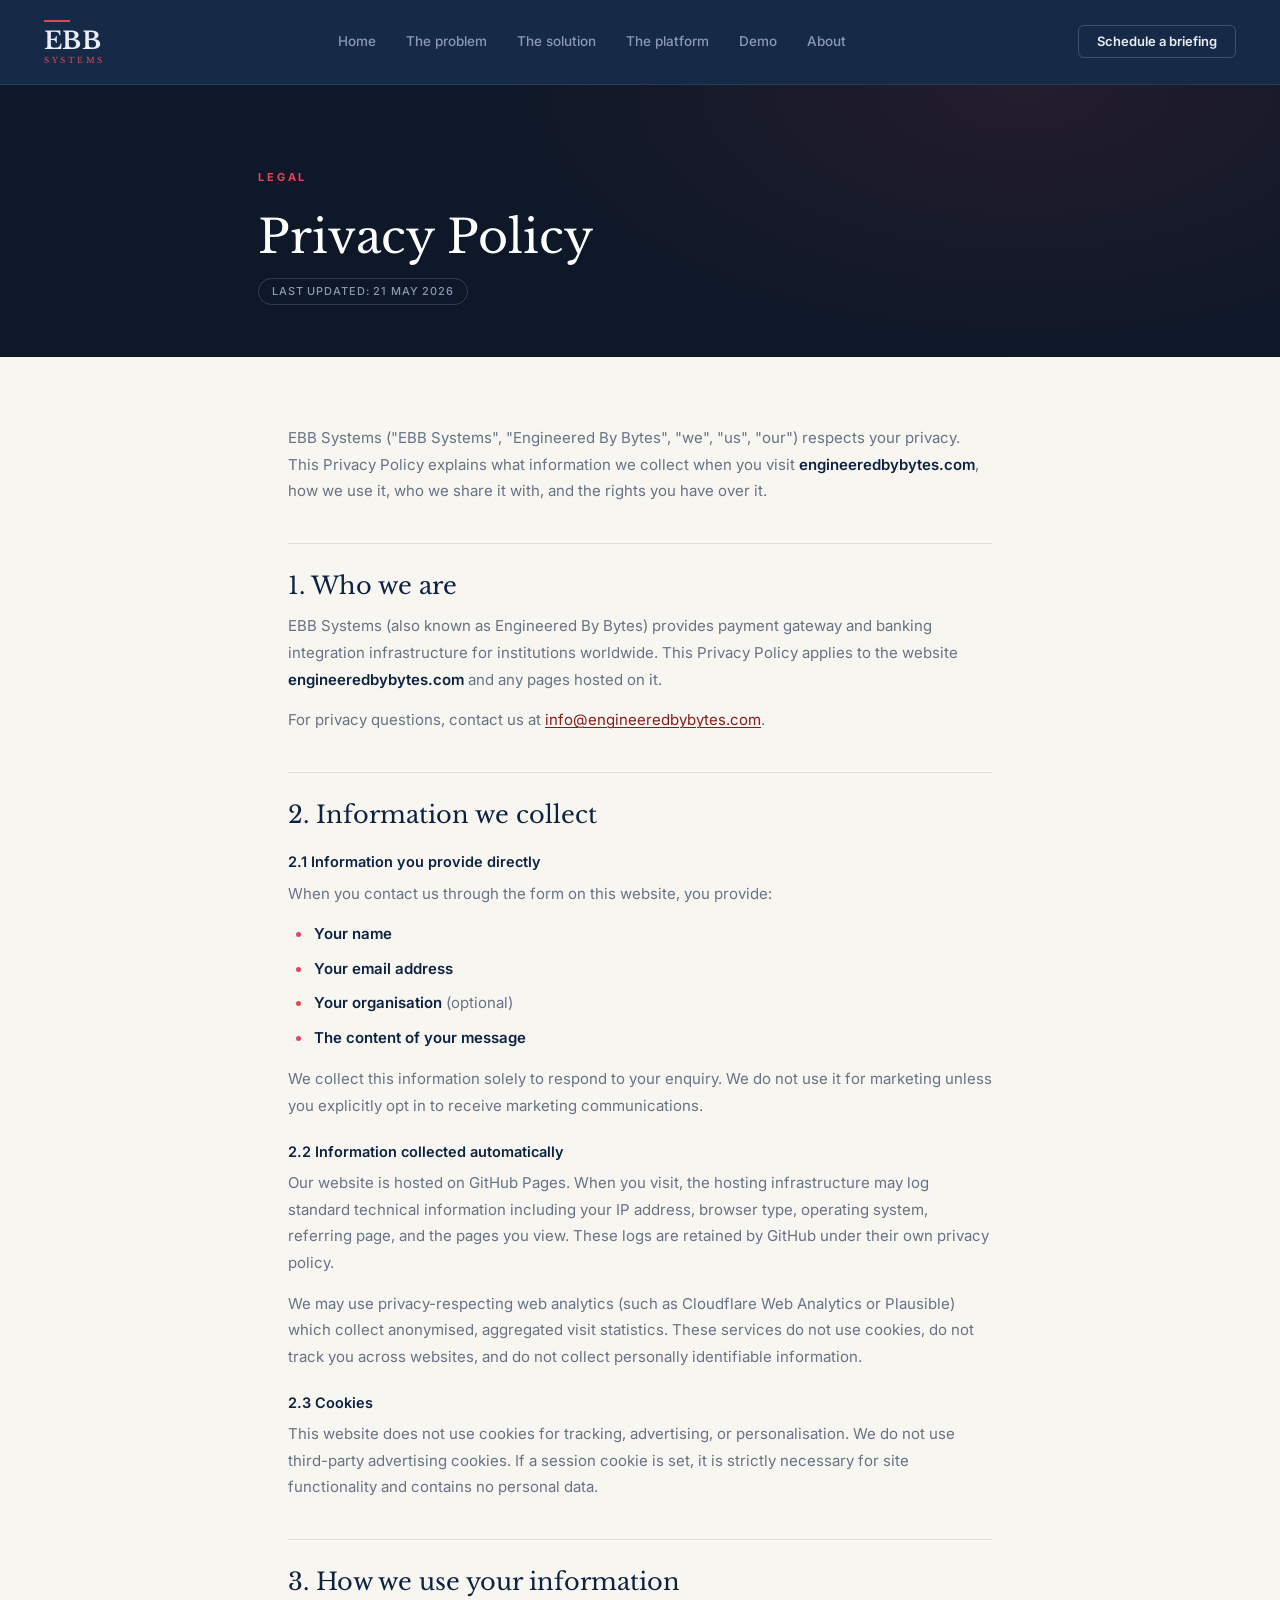
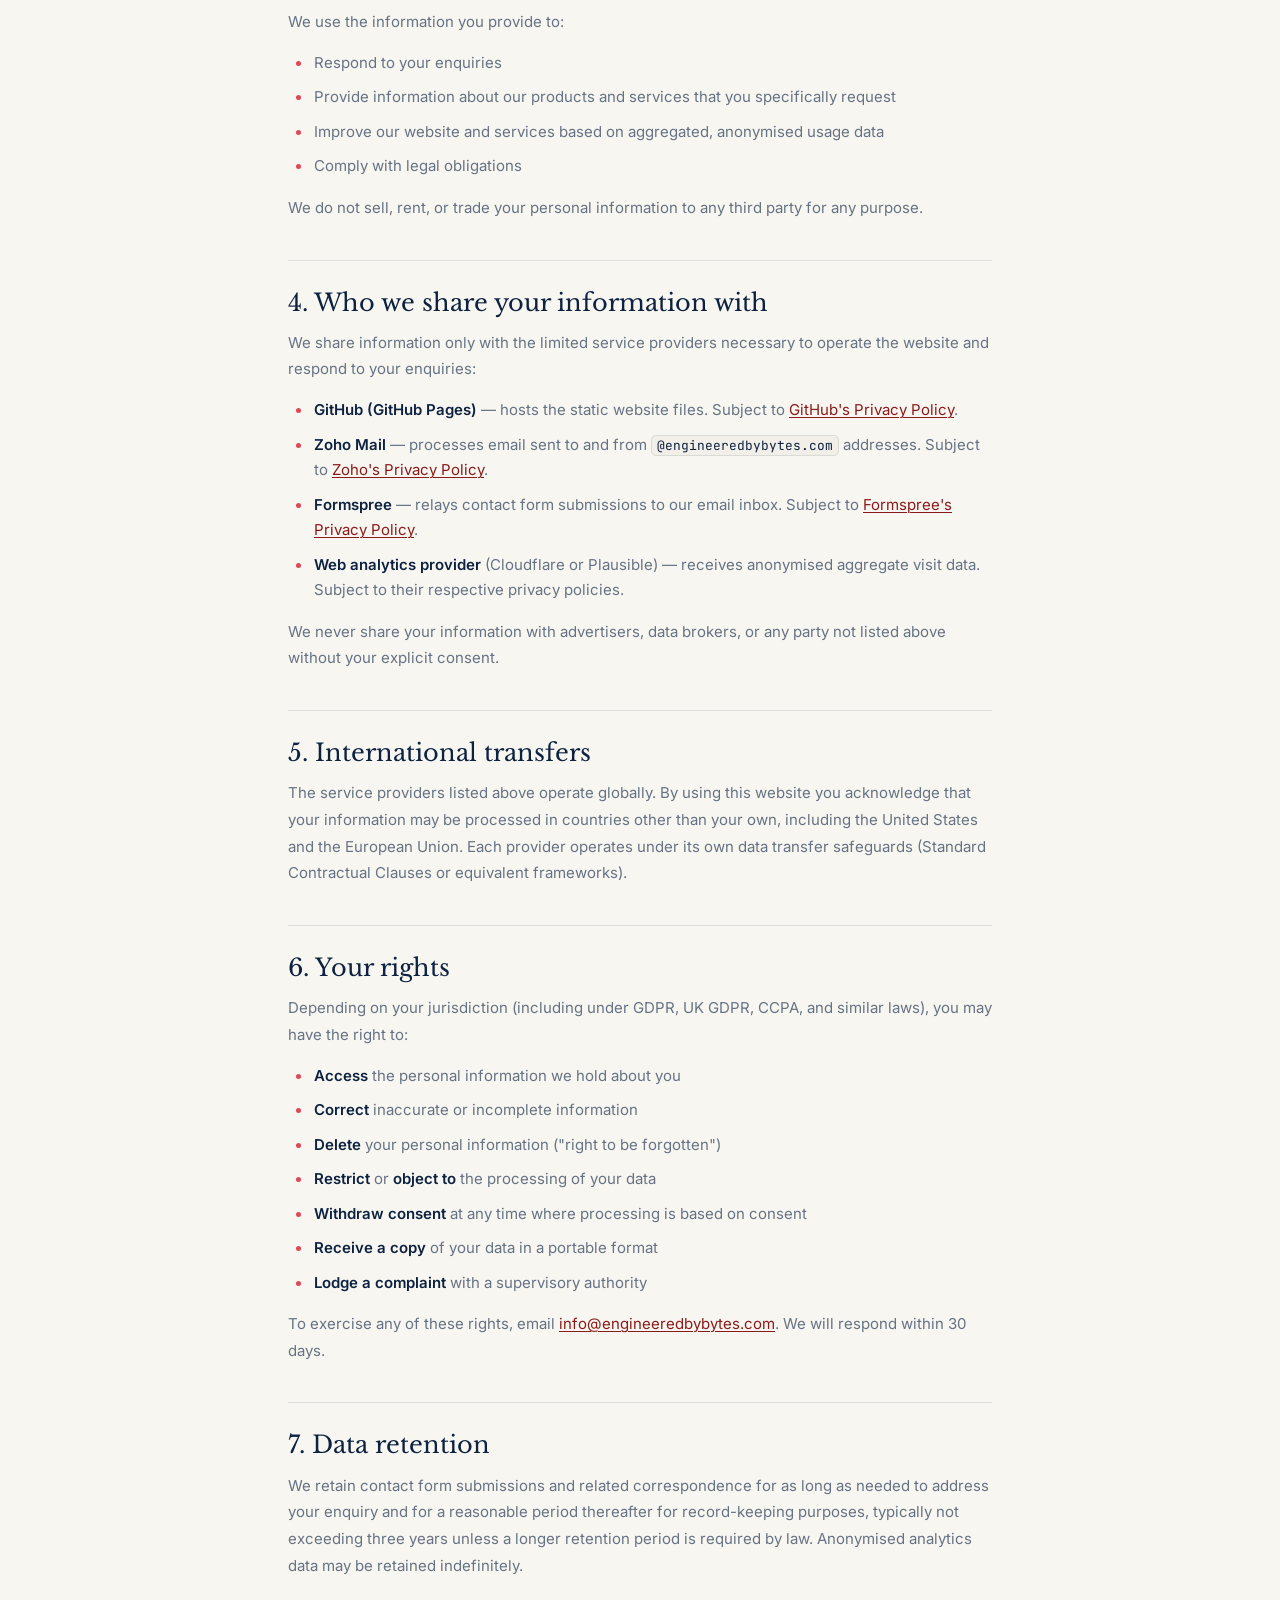
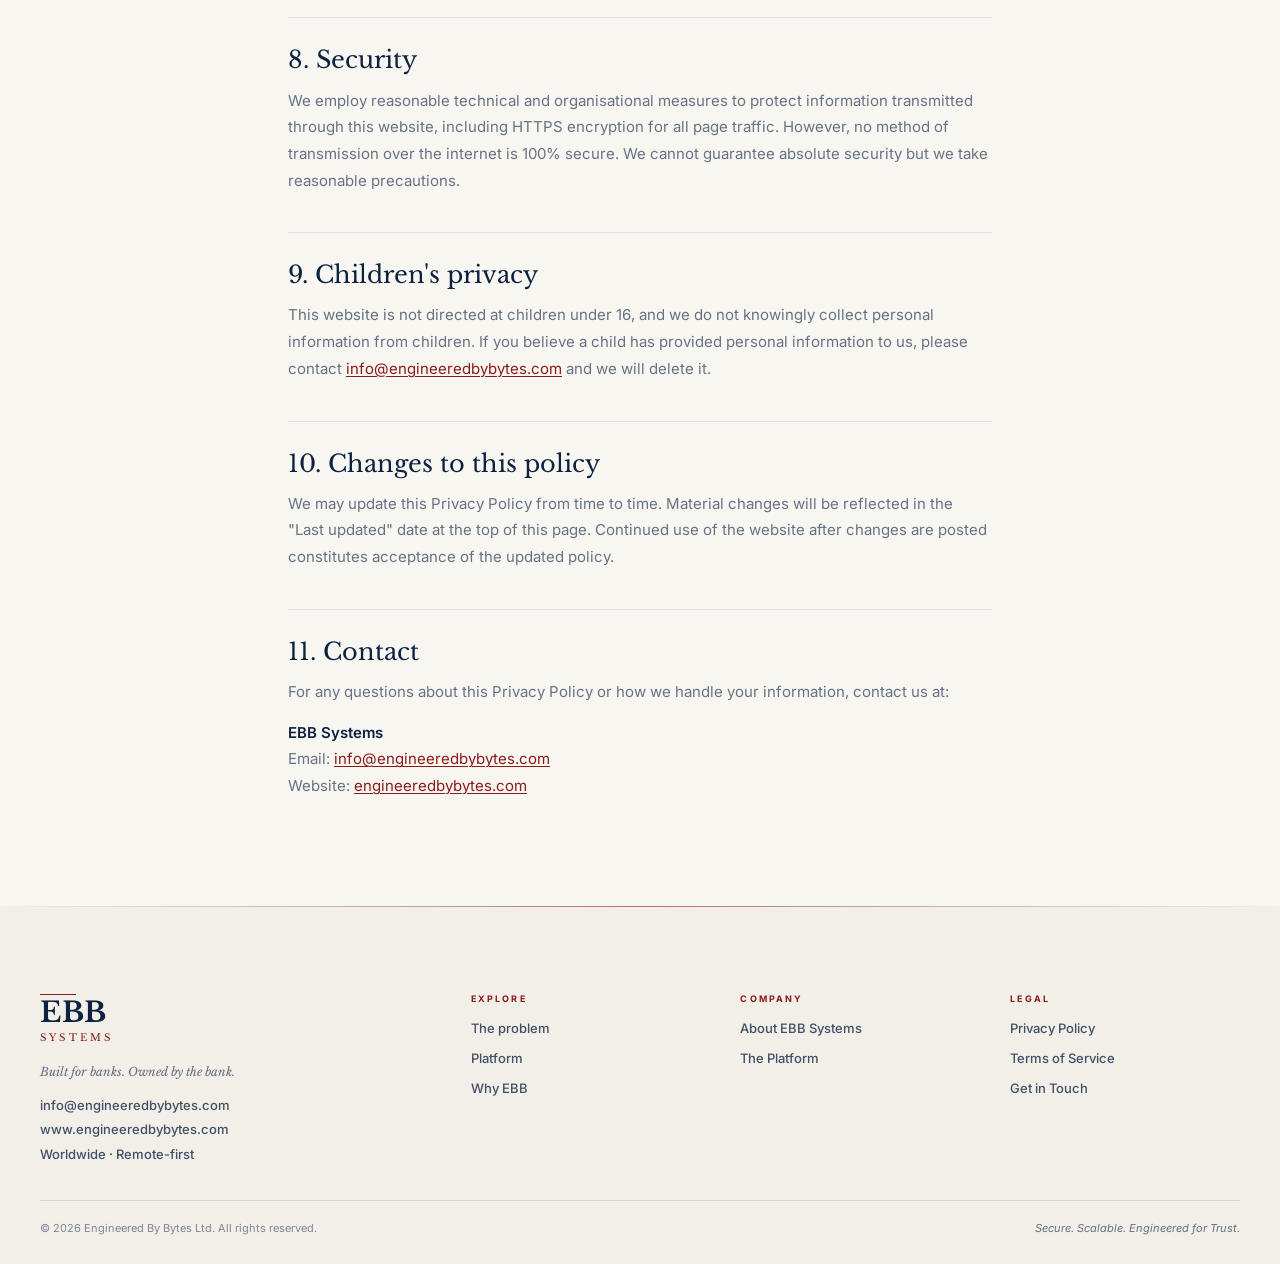
<file: privacy.html>
<!DOCTYPE html>
<html lang="en">
<head>
  <meta charset="UTF-8">
  <meta name="viewport" content="width=device-width, initial-scale=1.0">

  <!-- Primary SEO -->
  <title>Privacy Policy — EBB Systems</title>
  <meta name="description" content="How EBB Systems (Engineered By Bytes Ltd) collects, uses, shares, and protects information on engineeredbybytes.com, and the rights you have over it.">
  <meta name="robots" content="index, follow, max-image-preview:large">
  <link rel="canonical" href="https://engineeredbybytes.com/privacy.html">

  <!-- Open Graph -->
  <meta property="og:type" content="website">
  <meta property="og:site_name" content="EBB Systems">
  <meta property="og:title" content="Privacy Policy — EBB Systems">
  <meta property="og:description" content="What we collect, how we use it, who we share it with, and your rights.">
  <meta property="og:url" content="https://engineeredbybytes.com/privacy.html">
  <meta property="og:locale" content="en_GB">

  <!-- Favicon family + PWA manifest -->
  <link rel="icon" type="image/x-icon" href="/assets/img/favicon.ico">
  <link rel="icon" type="image/png" sizes="32x32" href="/assets/img/favicon-32x32.png">
  <link rel="icon" type="image/png" sizes="16x16" href="/assets/img/favicon-16x16.png">
  <link rel="apple-touch-icon" sizes="180x180" href="/assets/img/apple-touch-icon.png">
  <link rel="manifest" href="/site.webmanifest">

  <!-- Theme -->
  <meta name="theme-color" content="#0D2240">
  <meta name="format-detection" content="telephone=no">

  <!-- Fonts + V2 design system -->
  <link rel="preconnect" href="https://fonts.googleapis.com">
  <link rel="preconnect" href="https://fonts.gstatic.com" crossorigin>
  <link href="https://fonts.googleapis.com/css2?family=Libre+Baskerville:ital,wght@0,400;0,700;1,400&family=Inter:wght@400;500;600;700&family=JetBrains+Mono:wght@400;500&display=swap" rel="stylesheet">
  <link rel="stylesheet" href="assets/css/v2.css">

  <style>
    /* ── legal page (V2) ── */
    .legal-hero{background:radial-gradient(900px 460px at 80% 0%,rgba(224,70,87,.10),transparent 60%),var(--ink-2);color:var(--on-dark);padding:clamp(46px,7vw,80px) 0 clamp(36px,5vw,52px);position:relative}
    .legal-hero .v2-container{max-width:820px}
    .legal-hero .v2-eyebrow{color:var(--acc)}
    .legal-hero h1{font:400 clamp(30px,4.4vw,46px)/1.12 var(--font-display);color:#fff;margin:14px 0 0}
    .legal-meta{display:inline-block;margin:16px 0 0;font:500 11px/1 var(--font-ui);letter-spacing:.08em;text-transform:uppercase;color:var(--on-dark-mut);border:1px solid rgba(255,255,255,.16);border-radius:999px;padding:7px 13px}
    .legal-body{padding:clamp(44px,6vw,68px) 0 clamp(60px,8vw,92px)}
    .legal-body .v2-container{max-width:760px}
    .legal__lead{font:400 17px/1.72 var(--font-ui);color:var(--navy);margin:0 0 8px}
    .legal-body h2{font:400 clamp(20px,2.4vw,24px)/1.3 var(--font-display);color:var(--navy);margin:38px 0 12px;padding-top:26px;border-top:1px solid var(--rule)}
    .legal-body h3{font:600 14.5px/1.4 var(--font-ui);color:var(--navy);margin:22px 0 8px}
    .legal-body p{font:400 15px/1.78 var(--font-ui);color:var(--text-muted);margin:0 0 14px}
    .legal-body ul{margin:0 0 16px;padding-left:4px;list-style:none}
    .legal-body li{position:relative;font:400 15px/1.7 var(--font-ui);color:var(--text-muted);margin:0 0 9px;padding-left:22px}
    .legal-body li::before{content:"";position:absolute;left:4px;top:11px;width:5px;height:5px;border-radius:50%;background:var(--acc)}
    .legal-body strong{color:var(--navy);font-weight:600}
    .legal-body a{color:var(--crimson);text-decoration:underline;text-underline-offset:2px;text-decoration-thickness:1px}
    .legal-body a:hover{color:var(--acc)}
    .legal-body code{font-family:'JetBrains Mono',ui-monospace,monospace;font-size:.86em;background:var(--cream-warm);border:1px solid var(--rule);padding:1px 5px;border-radius:5px;color:var(--navy)}
  </style>

  <!-- Schema.org / JSON-LD -->
  <script type="application/ld+json">
  {
    "@context": "https://schema.org",
    "@type": "WebPage",
    "name": "Privacy Policy",
    "url": "https://engineeredbybytes.com/privacy.html",
    "description": "How EBB Systems collects, uses, shares, and protects information on engineeredbybytes.com.",
    "isPartOf": { "@type": "WebSite", "name": "EBB Systems", "url": "https://engineeredbybytes.com" },
    "publisher": { "@type": "Organization", "name": "EBB Systems", "legalName": "Engineered By Bytes Ltd" }
  }
  </script>

  <!-- Cloudflare Web Analytics -->
  <script defer src="https://static.cloudflareinsights.com/beacon.min.js"
          data-cf-beacon='{"token": "14ec8dcab57646cd8a055d3362833978"}'></script>
</head>
<body class="v2">

<!-- ───────────── NAV ───────────── -->
<header class="v2-nav">
  <div class="v2-nav__inner">
    <a href="index.html" class="v2-brand" aria-label="EBB Systems home">
      <span class="v2-brand__rule" aria-hidden="true"></span>
      <span class="v2-brand__ebb">EBB</span>
      <span class="v2-brand__sys">Systems</span>
    </a>
    <nav class="v2-nav__links" aria-label="Primary">
      <a href="index.html">Home</a>
      <a href="index.html#problem">The problem</a>
      <a href="index.html#solution">The solution</a>
      <a href="platform.html">The platform</a>
      <a href="demo/">Demo</a>
      <a href="about.html">About</a>
    </nav>
    <a href="index.html#talk" class="v2-nav__cta">Schedule a briefing</a>
    <button class="v2-nav__burger" aria-label="Open menu" aria-expanded="false" aria-controls="v2mobile">
      <span></span><span></span><span></span>
    </button>
  </div>
  <nav class="v2-nav__mobile" id="v2mobile" aria-label="Mobile">
    <a href="index.html">Home</a>
    <a href="index.html#problem">The problem</a>
    <a href="index.html#solution">The solution</a>
    <a href="platform.html">The platform</a>
    <a href="demo/">Demo</a>
    <a href="about.html">About</a>
    <a href="index.html#talk">Schedule a briefing</a>
  </nav>
</header>

<!-- ───────────── HEADER ───────────── -->
<section class="legal-hero">
  <div class="v2-container">
    <span class="v2-eyebrow">Legal</span>
    <h1>Privacy Policy</h1>
    <span class="legal-meta">Last updated: 21 May 2026</span>
  </div>
</section>

<!-- ───────────── BODY ───────────── -->
<section class="legal-body">
  <div class="v2-container">
    <article>

      <p class="legal__lead">
        EBB Systems ("EBB Systems", "Engineered By Bytes", "we", "us", "our") respects your
        privacy. This Privacy Policy explains what information we collect when you visit
        <strong>engineeredbybytes.com</strong>, how we use it, who we share it with, and the
        rights you have over it.
      </p>

      <h2>1. Who we are</h2>
      <p>
        EBB Systems (also known as Engineered By Bytes) provides payment gateway and banking
        integration infrastructure for institutions worldwide. This Privacy Policy applies
        to the website <strong>engineeredbybytes.com</strong> and any pages hosted on it.
      </p>
      <p>
        For privacy questions, contact us at
        <a href="mailto:info@engineeredbybytes.com">info@engineeredbybytes.com</a>.
      </p>

      <h2>2. Information we collect</h2>

      <h3>2.1 Information you provide directly</h3>
      <p>
        When you contact us through the form on this website, you provide:
      </p>
      <ul>
        <li><strong>Your name</strong></li>
        <li><strong>Your email address</strong></li>
        <li><strong>Your organisation</strong> (optional)</li>
        <li><strong>The content of your message</strong></li>
      </ul>
      <p>
        We collect this information solely to respond to your enquiry. We do not use it for
        marketing unless you explicitly opt in to receive marketing communications.
      </p>

      <h3>2.2 Information collected automatically</h3>
      <p>
        Our website is hosted on GitHub Pages. When you visit, the hosting infrastructure
        may log standard technical information including your IP address, browser type,
        operating system, referring page, and the pages you view. These logs are retained
        by GitHub under their own privacy policy.
      </p>
      <p>
        We may use privacy-respecting web analytics (such as Cloudflare Web Analytics or
        Plausible) which collect anonymised, aggregated visit statistics. These services do
        not use cookies, do not track you across websites, and do not collect personally
        identifiable information.
      </p>

      <h3>2.3 Cookies</h3>
      <p>
        This website does not use cookies for tracking, advertising, or personalisation. We
        do not use third-party advertising cookies. If a session cookie is set, it is
        strictly necessary for site functionality and contains no personal data.
      </p>

      <h2>3. How we use your information</h2>
      <p>
        We use the information you provide to:
      </p>
      <ul>
        <li>Respond to your enquiries</li>
        <li>Provide information about our products and services that you specifically request</li>
        <li>Improve our website and services based on aggregated, anonymised usage data</li>
        <li>Comply with legal obligations</li>
      </ul>
      <p>
        We do not sell, rent, or trade your personal information to any third party for any
        purpose.
      </p>

      <h2>4. Who we share your information with</h2>
      <p>
        We share information only with the limited service providers necessary to operate
        the website and respond to your enquiries:
      </p>
      <ul>
        <li>
          <strong>GitHub (GitHub Pages)</strong> — hosts the static website files. Subject to
          <a href="https://docs.github.com/en/site-policy/privacy-policies/github-general-privacy-statement" target="_blank" rel="noopener">GitHub's Privacy Policy</a>.
        </li>
        <li>
          <strong>Zoho Mail</strong> — processes email sent to and from
          <code>@engineeredbybytes.com</code> addresses. Subject to
          <a href="https://www.zoho.com/privacy.html" target="_blank" rel="noopener">Zoho's Privacy Policy</a>.
        </li>
        <li>
          <strong>Formspree</strong> — relays contact form submissions to our email inbox.
          Subject to
          <a href="https://formspree.io/legal/privacy-policy/" target="_blank" rel="noopener">Formspree's Privacy Policy</a>.
        </li>
        <li>
          <strong>Web analytics provider</strong> (Cloudflare or Plausible) — receives
          anonymised aggregate visit data. Subject to their respective privacy policies.
        </li>
      </ul>
      <p>
        We never share your information with advertisers, data brokers, or any party not
        listed above without your explicit consent.
      </p>

      <h2>5. International transfers</h2>
      <p>
        The service providers listed above operate globally. By using this website you
        acknowledge that your information may be processed in countries other than your own,
        including the United States and the European Union. Each provider operates under its
        own data transfer safeguards (Standard Contractual Clauses or equivalent
        frameworks).
      </p>

      <h2>6. Your rights</h2>
      <p>
        Depending on your jurisdiction (including under GDPR, UK GDPR, CCPA, and similar
        laws), you may have the right to:
      </p>
      <ul>
        <li><strong>Access</strong> the personal information we hold about you</li>
        <li><strong>Correct</strong> inaccurate or incomplete information</li>
        <li><strong>Delete</strong> your personal information ("right to be forgotten")</li>
        <li><strong>Restrict</strong> or <strong>object to</strong> the processing of your data</li>
        <li><strong>Withdraw consent</strong> at any time where processing is based on consent</li>
        <li><strong>Receive a copy</strong> of your data in a portable format</li>
        <li><strong>Lodge a complaint</strong> with a supervisory authority</li>
      </ul>
      <p>
        To exercise any of these rights, email
        <a href="mailto:info@engineeredbybytes.com">info@engineeredbybytes.com</a>. We will
        respond within 30 days.
      </p>

      <h2>7. Data retention</h2>
      <p>
        We retain contact form submissions and related correspondence for as long as needed
        to address your enquiry and for a reasonable period thereafter for record-keeping
        purposes, typically not exceeding three years unless a longer retention period is
        required by law. Anonymised analytics data may be retained indefinitely.
      </p>

      <h2>8. Security</h2>
      <p>
        We employ reasonable technical and organisational measures to protect information
        transmitted through this website, including HTTPS encryption for all page traffic.
        However, no method of transmission over the internet is 100% secure. We cannot
        guarantee absolute security but we take reasonable precautions.
      </p>

      <h2>9. Children's privacy</h2>
      <p>
        This website is not directed at children under 16, and we do not knowingly collect
        personal information from children. If you believe a child has provided personal
        information to us, please contact
        <a href="mailto:info@engineeredbybytes.com">info@engineeredbybytes.com</a>
        and we will delete it.
      </p>

      <h2>10. Changes to this policy</h2>
      <p>
        We may update this Privacy Policy from time to time. Material changes will be
        reflected in the "Last updated" date at the top of this page. Continued use of the
        website after changes are posted constitutes acceptance of the updated policy.
      </p>

      <h2>11. Contact</h2>
      <p>
        For any questions about this Privacy Policy or how we handle your information,
        contact us at:
      </p>
      <p>
        <strong>EBB Systems</strong><br>
        Email: <a href="mailto:info@engineeredbybytes.com">info@engineeredbybytes.com</a><br>
        Website: <a href="https://engineeredbybytes.com">engineeredbybytes.com</a>
      </p>

    </article>
  </div>
</section>

<!-- ───────────── FOOTER ───────────── -->
<footer class="v2-ftr">
  <div class="v2-ftr__container">
    <div class="v2-ftr__brand">
      <div>
        <div class="v2-ftr__logo-rule"></div>
        <div class="v2-ftr__logo-ebb">EBB</div>
        <div class="v2-ftr__logo-sys">Systems</div>
      </div>
      <p class="v2-ftr__tagline">Built for banks. Owned by the bank.</p>
      <div class="v2-ftr__contact">
        <a href="mailto:info@engineeredbybytes.com">info@engineeredbybytes.com</a>
        <a href="https://www.engineeredbybytes.com">www.engineeredbybytes.com</a>
        <span>Worldwide &middot; Remote-first</span>
      </div>
    </div>
    <div class="v2-ftr__col">
      <h4>Explore</h4>
      <ul>
        <li><a href="index.html#problem">The problem</a></li>
        <li><a href="index.html#solution">Platform</a></li>
        <li><a href="index.html#compare">Why EBB</a></li>
      </ul>
    </div>
    <div class="v2-ftr__col">
      <h4>Company</h4>
      <ul>
        <li><a href="about.html">About EBB Systems</a></li>
        <li><a href="platform.html">The Platform</a></li>
      </ul>
    </div>
    <div class="v2-ftr__col">
      <h4>Legal</h4>
      <ul>
        <li><a href="privacy.html">Privacy Policy</a></li>
        <li><a href="terms.html">Terms of Service</a></li>
        <li><a href="index.html#talk">Get in Touch</a></li>
      </ul>
    </div>
  </div>
  <div class="v2-ftr__bottom">
    <span>&copy; 2026 Engineered By Bytes Ltd. All rights reserved.</span>
    <em>Secure. Scalable. Engineered for Trust.</em>
  </div>
</footer>

<script src="assets/js/v2-nav.js"></script>
</body>
</html>
</file>
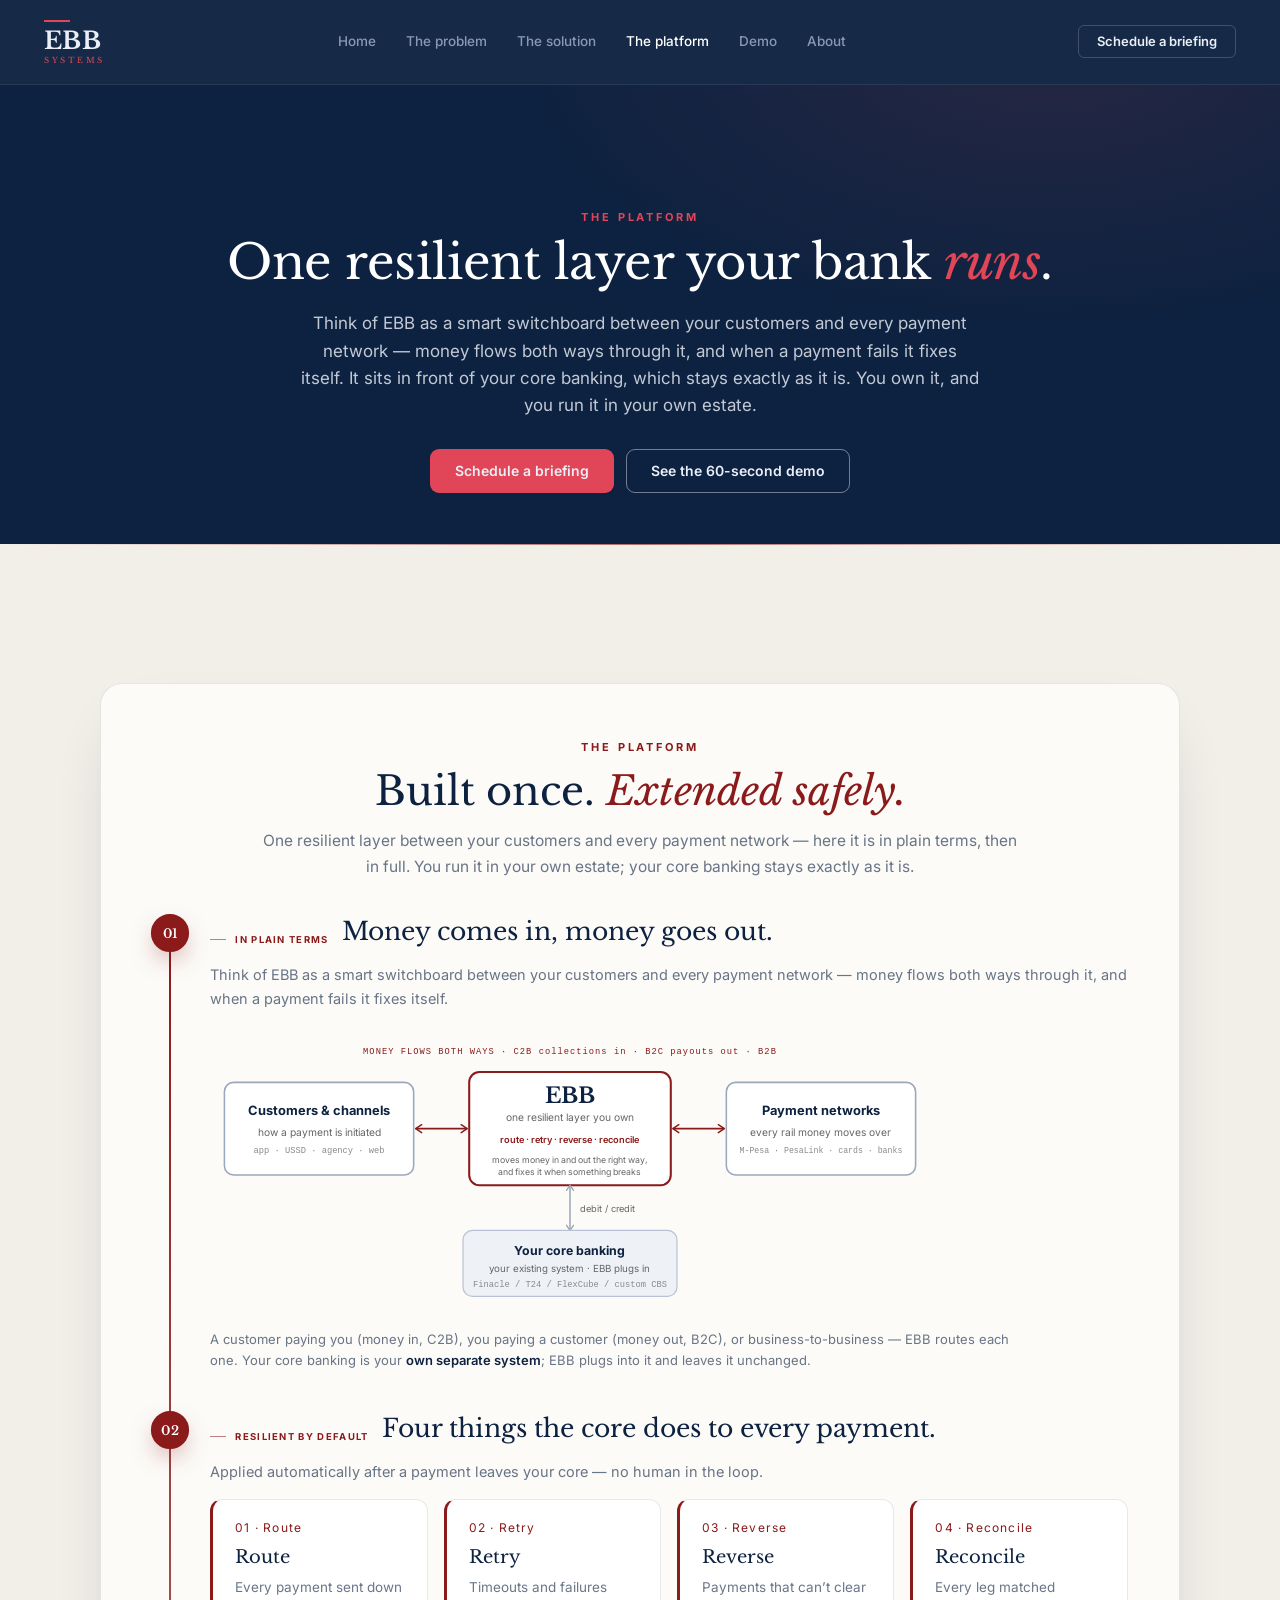
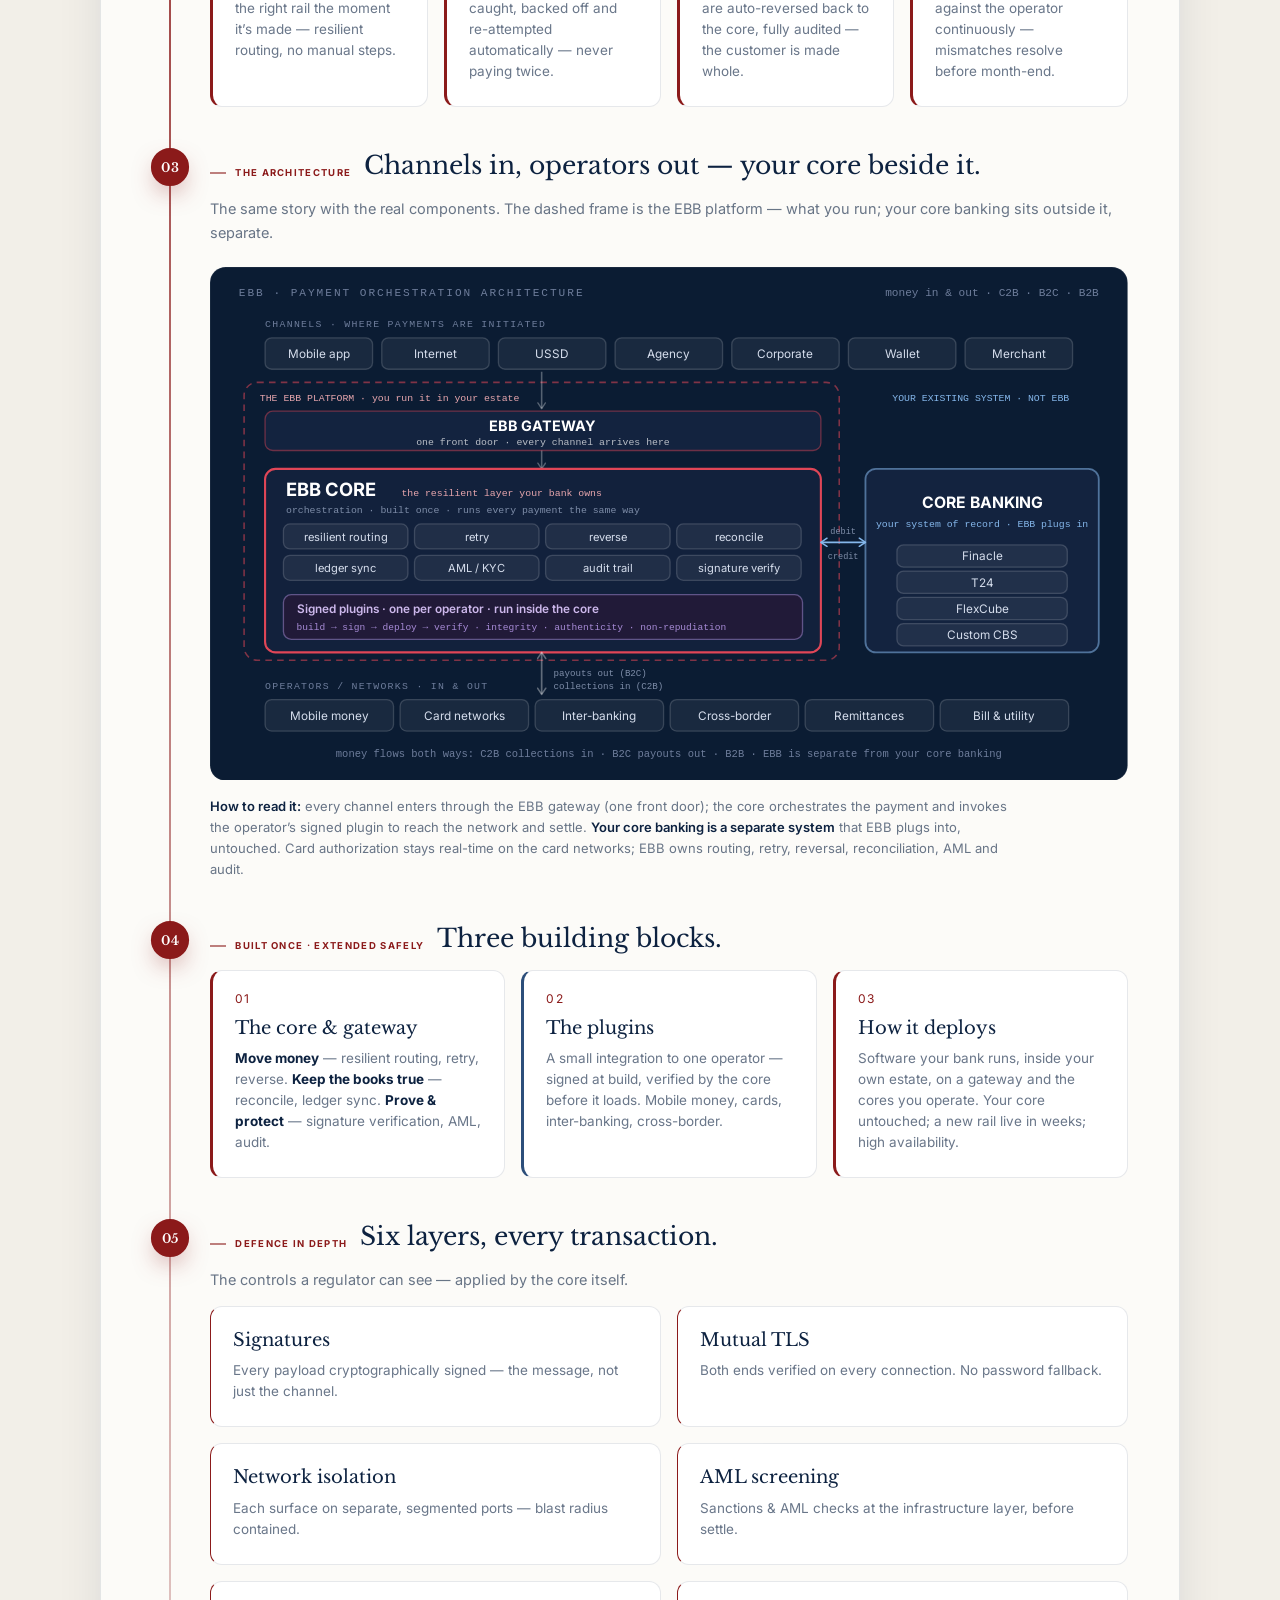
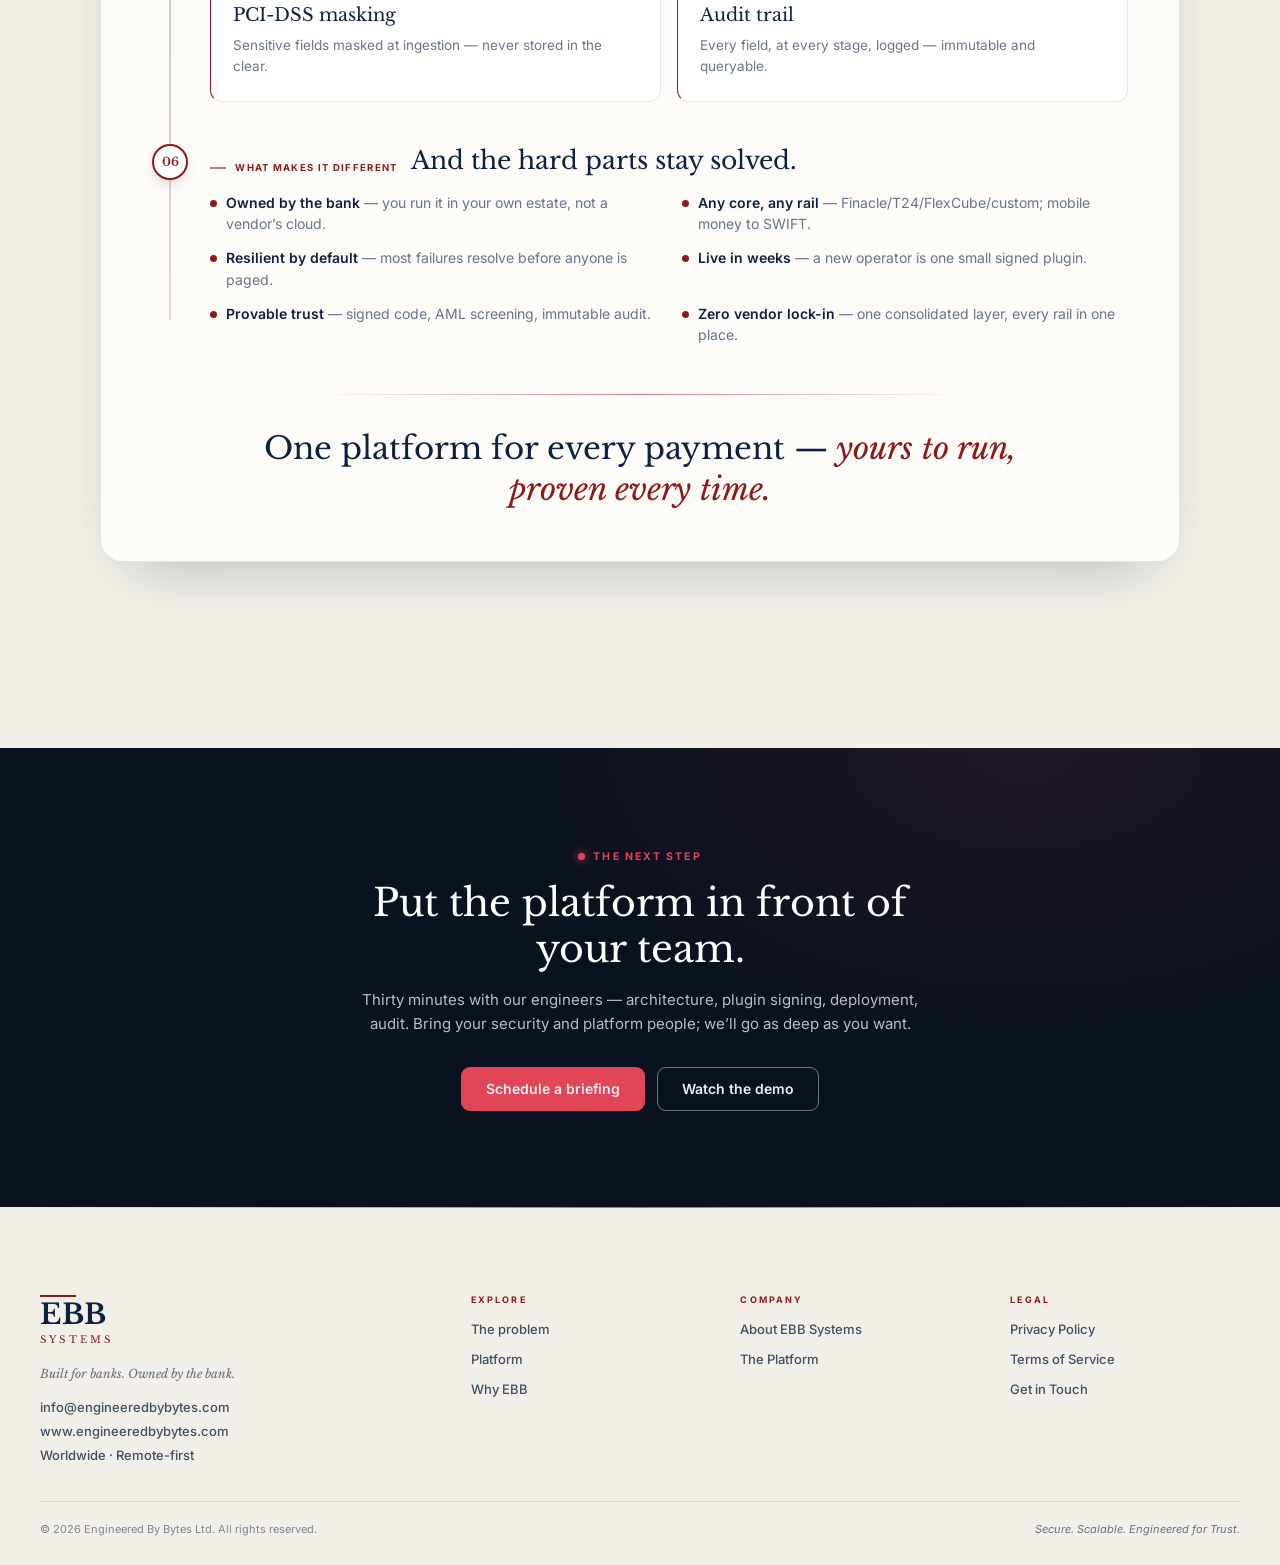
<file: security.html>
<!doctype html>
<html lang="en">
<head>
  <meta charset="utf-8">
  <meta name="viewport" content="width=device-width, initial-scale=1.0">
  <title>The Platform | EBB Systems</title>
  <link rel="canonical" href="https://engineeredbybytes.com/platform.html">
  <meta name="robots" content="noindex, follow">
  <meta http-equiv="refresh" content="0; url=/platform.html">
  <script>location.replace('/platform.html' + location.hash);</script>
  <style>body{font-family:'Inter',system-ui,sans-serif;background:#0D2240;color:#EAEEF7;display:grid;place-items:center;min-height:100vh;margin:0;text-align:center;padding:24px}a{color:#E04657}</style>
</head>
<body>
  <p>This page has moved to <a href="/platform.html">the Platform page</a>&hellip;<br>If you are not redirected, click the link above.</p>
</body>
</html>
</file>
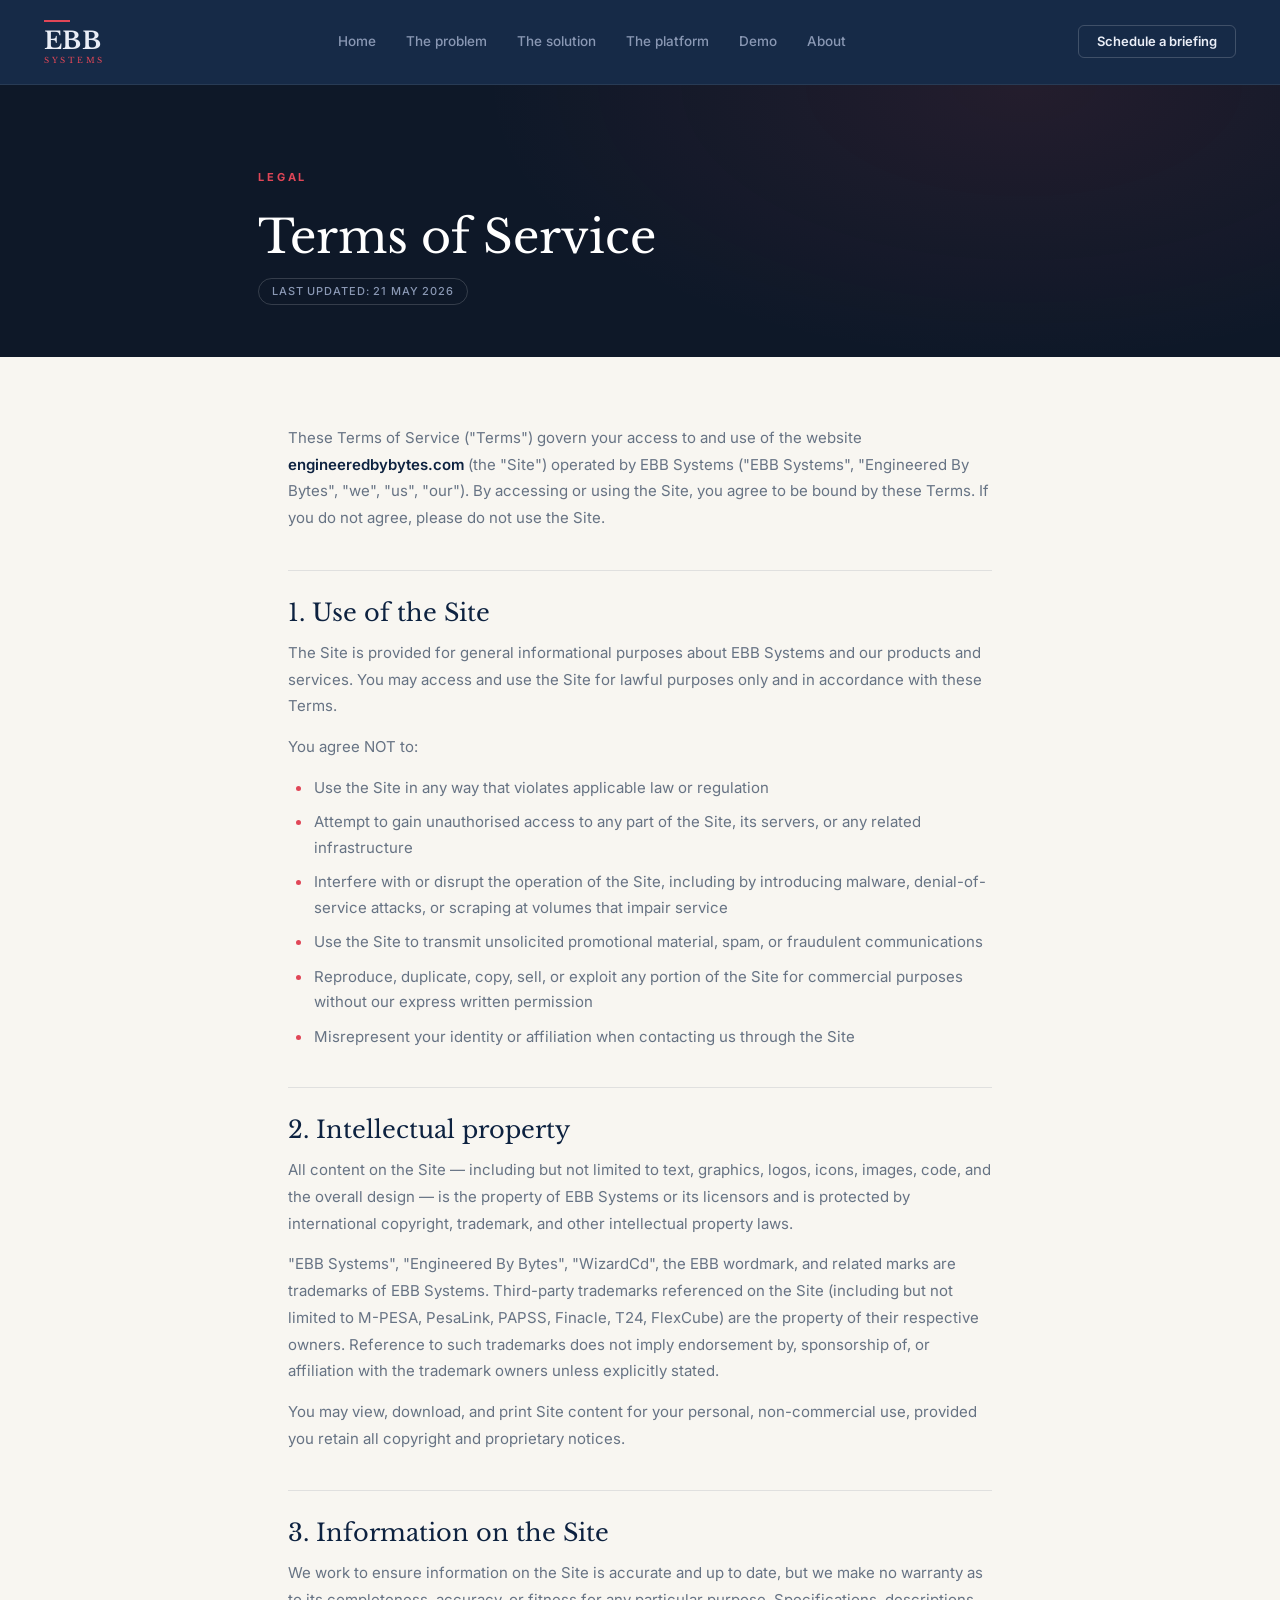
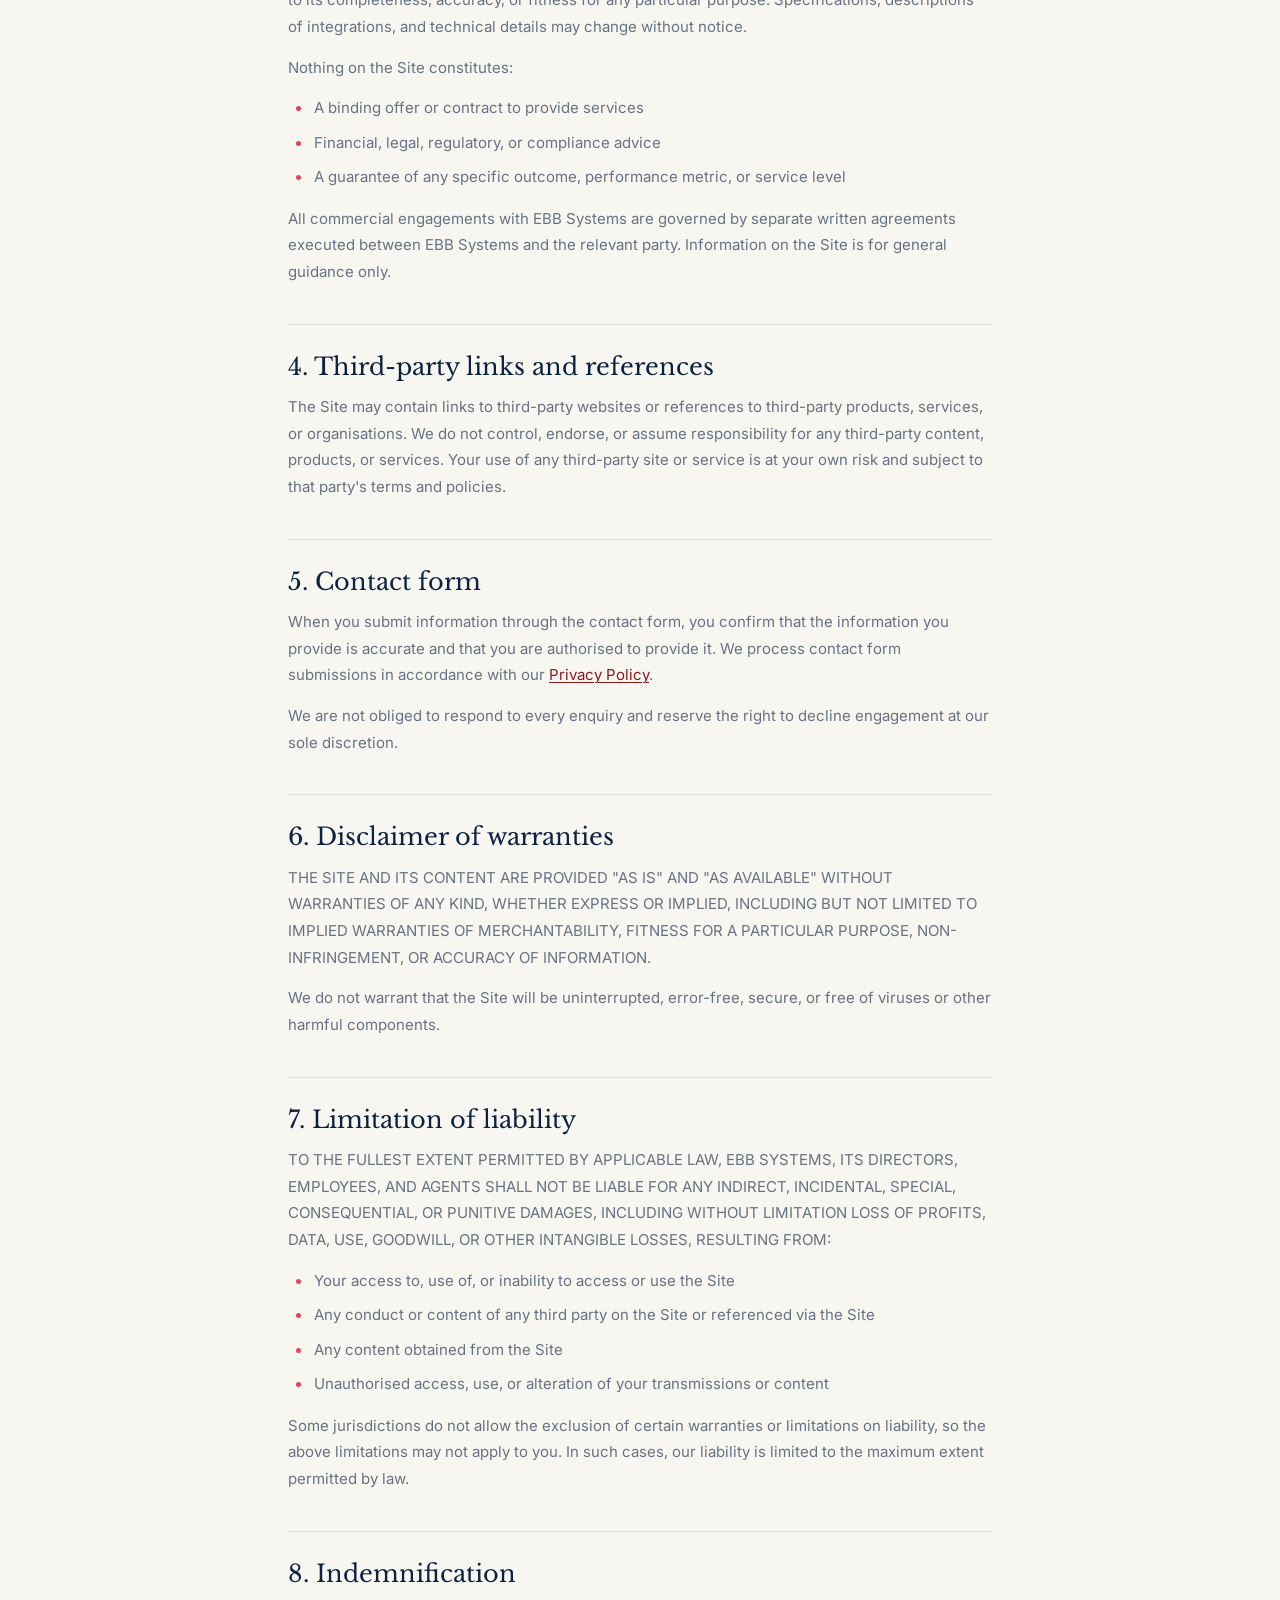
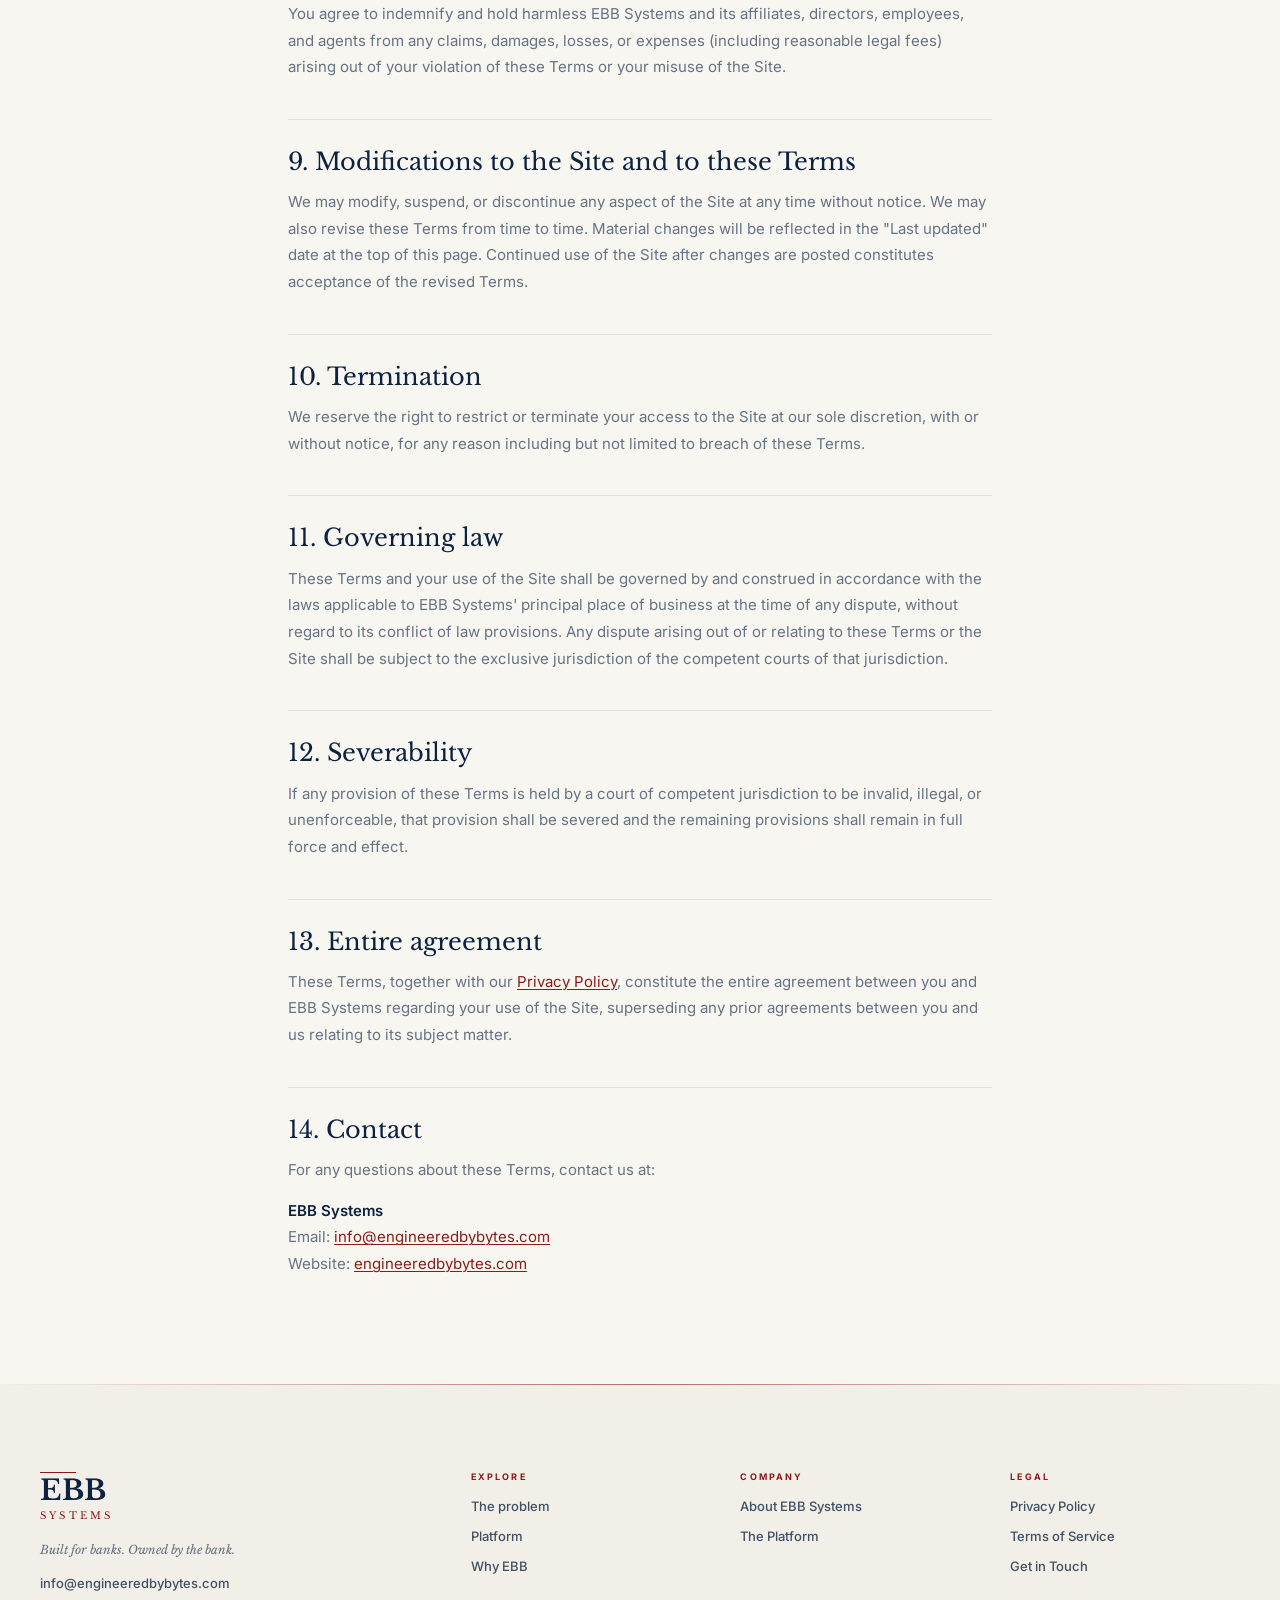
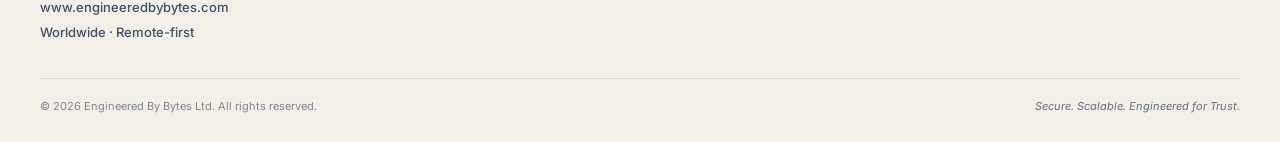
<file: terms.html>
<!DOCTYPE html>
<html lang="en">
<head>
  <meta charset="UTF-8">
  <meta name="viewport" content="width=device-width, initial-scale=1.0">

  <!-- Primary SEO -->
  <title>Terms of Service — EBB Systems</title>
  <meta name="description" content="The terms governing your access to and use of engineeredbybytes.com, operated by EBB Systems (Engineered By Bytes Ltd).">
  <meta name="robots" content="index, follow, max-image-preview:large">
  <link rel="canonical" href="https://engineeredbybytes.com/terms.html">

  <!-- Open Graph -->
  <meta property="og:type" content="website">
  <meta property="og:site_name" content="EBB Systems">
  <meta property="og:title" content="Terms of Service — EBB Systems">
  <meta property="og:description" content="The terms governing your access to and use of engineeredbybytes.com.">
  <meta property="og:url" content="https://engineeredbybytes.com/terms.html">
  <meta property="og:locale" content="en_GB">

  <!-- Favicon family + PWA manifest -->
  <link rel="icon" type="image/x-icon" href="/assets/img/favicon.ico">
  <link rel="icon" type="image/png" sizes="32x32" href="/assets/img/favicon-32x32.png">
  <link rel="icon" type="image/png" sizes="16x16" href="/assets/img/favicon-16x16.png">
  <link rel="apple-touch-icon" sizes="180x180" href="/assets/img/apple-touch-icon.png">
  <link rel="manifest" href="/site.webmanifest">

  <!-- Theme -->
  <meta name="theme-color" content="#0D2240">
  <meta name="format-detection" content="telephone=no">

  <!-- Fonts + V2 design system -->
  <link rel="preconnect" href="https://fonts.googleapis.com">
  <link rel="preconnect" href="https://fonts.gstatic.com" crossorigin>
  <link href="https://fonts.googleapis.com/css2?family=Libre+Baskerville:ital,wght@0,400;0,700;1,400&family=Inter:wght@400;500;600;700&family=JetBrains+Mono:wght@400;500&display=swap" rel="stylesheet">
  <link rel="stylesheet" href="assets/css/v2.css">

  <style>
    /* ── legal page (V2) ── */
    .legal-hero{background:radial-gradient(900px 460px at 80% 0%,rgba(224,70,87,.10),transparent 60%),var(--ink-2);color:var(--on-dark);padding:clamp(46px,7vw,80px) 0 clamp(36px,5vw,52px);position:relative}
    .legal-hero .v2-container{max-width:820px}
    .legal-hero .v2-eyebrow{color:var(--acc)}
    .legal-hero h1{font:400 clamp(30px,4.4vw,46px)/1.12 var(--font-display);color:#fff;margin:14px 0 0}
    .legal-meta{display:inline-block;margin:16px 0 0;font:500 11px/1 var(--font-ui);letter-spacing:.08em;text-transform:uppercase;color:var(--on-dark-mut);border:1px solid rgba(255,255,255,.16);border-radius:999px;padding:7px 13px}
    .legal-body{padding:clamp(44px,6vw,68px) 0 clamp(60px,8vw,92px)}
    .legal-body .v2-container{max-width:760px}
    .legal__lead{font:400 17px/1.72 var(--font-ui);color:var(--navy);margin:0 0 8px}
    .legal-body h2{font:400 clamp(20px,2.4vw,24px)/1.3 var(--font-display);color:var(--navy);margin:38px 0 12px;padding-top:26px;border-top:1px solid var(--rule)}
    .legal-body h3{font:600 14.5px/1.4 var(--font-ui);color:var(--navy);margin:22px 0 8px}
    .legal-body p{font:400 15px/1.78 var(--font-ui);color:var(--text-muted);margin:0 0 14px}
    .legal-body ul{margin:0 0 16px;padding-left:4px;list-style:none}
    .legal-body li{position:relative;font:400 15px/1.7 var(--font-ui);color:var(--text-muted);margin:0 0 9px;padding-left:22px}
    .legal-body li::before{content:"";position:absolute;left:4px;top:11px;width:5px;height:5px;border-radius:50%;background:var(--acc)}
    .legal-body strong{color:var(--navy);font-weight:600}
    .legal-body a{color:var(--crimson);text-decoration:underline;text-underline-offset:2px;text-decoration-thickness:1px}
    .legal-body a:hover{color:var(--acc)}
    .legal-body code{font-family:'JetBrains Mono',ui-monospace,monospace;font-size:.86em;background:var(--cream-warm);border:1px solid var(--rule);padding:1px 5px;border-radius:5px;color:var(--navy)}
  </style>

  <!-- Schema.org / JSON-LD -->
  <script type="application/ld+json">
  {
    "@context": "https://schema.org",
    "@type": "WebPage",
    "name": "Terms of Service",
    "url": "https://engineeredbybytes.com/terms.html",
    "description": "The terms governing your access to and use of engineeredbybytes.com.",
    "isPartOf": { "@type": "WebSite", "name": "EBB Systems", "url": "https://engineeredbybytes.com" },
    "publisher": { "@type": "Organization", "name": "EBB Systems", "legalName": "Engineered By Bytes Ltd" }
  }
  </script>

  <!-- Cloudflare Web Analytics -->
  <script defer src="https://static.cloudflareinsights.com/beacon.min.js"
          data-cf-beacon='{"token": "14ec8dcab57646cd8a055d3362833978"}'></script>
</head>
<body class="v2">

<!-- ───────────── NAV ───────────── -->
<header class="v2-nav">
  <div class="v2-nav__inner">
    <a href="index.html" class="v2-brand" aria-label="EBB Systems home">
      <span class="v2-brand__rule" aria-hidden="true"></span>
      <span class="v2-brand__ebb">EBB</span>
      <span class="v2-brand__sys">Systems</span>
    </a>
    <nav class="v2-nav__links" aria-label="Primary">
      <a href="index.html">Home</a>
      <a href="index.html#problem">The problem</a>
      <a href="index.html#solution">The solution</a>
      <a href="platform.html">The platform</a>
      <a href="demo/">Demo</a>
      <a href="about.html">About</a>
    </nav>
    <a href="index.html#talk" class="v2-nav__cta">Schedule a briefing</a>
    <button class="v2-nav__burger" aria-label="Open menu" aria-expanded="false" aria-controls="v2mobile">
      <span></span><span></span><span></span>
    </button>
  </div>
  <nav class="v2-nav__mobile" id="v2mobile" aria-label="Mobile">
    <a href="index.html">Home</a>
    <a href="index.html#problem">The problem</a>
    <a href="index.html#solution">The solution</a>
    <a href="platform.html">The platform</a>
    <a href="demo/">Demo</a>
    <a href="about.html">About</a>
    <a href="index.html#talk">Schedule a briefing</a>
  </nav>
</header>

<!-- ───────────── HEADER ───────────── -->
<section class="legal-hero">
  <div class="v2-container">
    <span class="v2-eyebrow">Legal</span>
    <h1>Terms of Service</h1>
    <span class="legal-meta">Last updated: 21 May 2026</span>
  </div>
</section>

<!-- ───────────── BODY ───────────── -->
<section class="legal-body">
  <div class="v2-container">
    <article>

      <p class="legal__lead">
        These Terms of Service ("Terms") govern your access to and use of the website
        <strong>engineeredbybytes.com</strong> (the "Site") operated by EBB Systems ("EBB
        Systems", "Engineered By Bytes", "we", "us", "our"). By accessing or using the Site,
        you agree to be bound by these Terms. If you do not agree, please do not use the
        Site.
      </p>

      <h2>1. Use of the Site</h2>
      <p>
        The Site is provided for general informational purposes about EBB Systems and our
        products and services. You may access and use the Site for lawful purposes only and
        in accordance with these Terms.
      </p>
      <p>
        You agree NOT to:
      </p>
      <ul>
        <li>Use the Site in any way that violates applicable law or regulation</li>
        <li>Attempt to gain unauthorised access to any part of the Site, its servers, or any related infrastructure</li>
        <li>Interfere with or disrupt the operation of the Site, including by introducing malware, denial-of-service attacks, or scraping at volumes that impair service</li>
        <li>Use the Site to transmit unsolicited promotional material, spam, or fraudulent communications</li>
        <li>Reproduce, duplicate, copy, sell, or exploit any portion of the Site for commercial purposes without our express written permission</li>
        <li>Misrepresent your identity or affiliation when contacting us through the Site</li>
      </ul>

      <h2>2. Intellectual property</h2>
      <p>
        All content on the Site — including but not limited to text, graphics, logos,
        icons, images, code, and the overall design — is the property of EBB Systems or its
        licensors and is protected by international copyright, trademark, and other
        intellectual property laws.
      </p>
      <p>
        "EBB Systems", "Engineered By Bytes", "WizardCd", the EBB wordmark, and related
        marks are trademarks of EBB Systems. Third-party trademarks referenced on the Site
        (including but not limited to M-PESA, PesaLink, PAPSS, Finacle, T24, FlexCube) are
        the property of their respective owners. Reference to such trademarks does not
        imply endorsement by, sponsorship of, or affiliation with the trademark owners
        unless explicitly stated.
      </p>
      <p>
        You may view, download, and print Site content for your personal, non-commercial
        use, provided you retain all copyright and proprietary notices.
      </p>

      <h2>3. Information on the Site</h2>
      <p>
        We work to ensure information on the Site is accurate and up to date, but we make
        no warranty as to its completeness, accuracy, or fitness for any particular
        purpose. Specifications, descriptions of integrations, and technical details may
        change without notice.
      </p>
      <p>
        Nothing on the Site constitutes:
      </p>
      <ul>
        <li>A binding offer or contract to provide services</li>
        <li>Financial, legal, regulatory, or compliance advice</li>
        <li>A guarantee of any specific outcome, performance metric, or service level</li>
      </ul>
      <p>
        All commercial engagements with EBB Systems are governed by separate written
        agreements executed between EBB Systems and the relevant party. Information on the
        Site is for general guidance only.
      </p>

      <h2>4. Third-party links and references</h2>
      <p>
        The Site may contain links to third-party websites or references to third-party
        products, services, or organisations. We do not control, endorse, or assume
        responsibility for any third-party content, products, or services. Your use of any
        third-party site or service is at your own risk and subject to that party's terms
        and policies.
      </p>

      <h2>5. Contact form</h2>
      <p>
        When you submit information through the contact form, you confirm that the
        information you provide is accurate and that you are authorised to provide it. We
        process contact form submissions in accordance with our
        <a href="/privacy.html">Privacy Policy</a>.
      </p>
      <p>
        We are not obliged to respond to every enquiry and reserve the right to decline
        engagement at our sole discretion.
      </p>

      <h2>6. Disclaimer of warranties</h2>
      <p>
        THE SITE AND ITS CONTENT ARE PROVIDED "AS IS" AND "AS AVAILABLE" WITHOUT WARRANTIES
        OF ANY KIND, WHETHER EXPRESS OR IMPLIED, INCLUDING BUT NOT LIMITED TO IMPLIED
        WARRANTIES OF MERCHANTABILITY, FITNESS FOR A PARTICULAR PURPOSE, NON-INFRINGEMENT,
        OR ACCURACY OF INFORMATION.
      </p>
      <p>
        We do not warrant that the Site will be uninterrupted, error-free, secure, or free
        of viruses or other harmful components.
      </p>

      <h2>7. Limitation of liability</h2>
      <p>
        TO THE FULLEST EXTENT PERMITTED BY APPLICABLE LAW, EBB SYSTEMS, ITS DIRECTORS,
        EMPLOYEES, AND AGENTS SHALL NOT BE LIABLE FOR ANY INDIRECT, INCIDENTAL, SPECIAL,
        CONSEQUENTIAL, OR PUNITIVE DAMAGES, INCLUDING WITHOUT LIMITATION LOSS OF PROFITS,
        DATA, USE, GOODWILL, OR OTHER INTANGIBLE LOSSES, RESULTING FROM:
      </p>
      <ul>
        <li>Your access to, use of, or inability to access or use the Site</li>
        <li>Any conduct or content of any third party on the Site or referenced via the Site</li>
        <li>Any content obtained from the Site</li>
        <li>Unauthorised access, use, or alteration of your transmissions or content</li>
      </ul>
      <p>
        Some jurisdictions do not allow the exclusion of certain warranties or limitations
        on liability, so the above limitations may not apply to you. In such cases, our
        liability is limited to the maximum extent permitted by law.
      </p>

      <h2>8. Indemnification</h2>
      <p>
        You agree to indemnify and hold harmless EBB Systems and its affiliates, directors,
        employees, and agents from any claims, damages, losses, or expenses (including
        reasonable legal fees) arising out of your violation of these Terms or your misuse
        of the Site.
      </p>

      <h2>9. Modifications to the Site and to these Terms</h2>
      <p>
        We may modify, suspend, or discontinue any aspect of the Site at any time without
        notice. We may also revise these Terms from time to time. Material changes will be
        reflected in the "Last updated" date at the top of this page. Continued use of the
        Site after changes are posted constitutes acceptance of the revised Terms.
      </p>

      <h2>10. Termination</h2>
      <p>
        We reserve the right to restrict or terminate your access to the Site at our sole
        discretion, with or without notice, for any reason including but not limited to
        breach of these Terms.
      </p>

      <h2>11. Governing law</h2>
      <p>
        These Terms and your use of the Site shall be governed by and construed in
        accordance with the laws applicable to EBB Systems' principal place of business at
        the time of any dispute, without regard to its conflict of law provisions. Any
        dispute arising out of or relating to these Terms or the Site shall be subject to
        the exclusive jurisdiction of the competent courts of that jurisdiction.
      </p>

      <h2>12. Severability</h2>
      <p>
        If any provision of these Terms is held by a court of competent jurisdiction to be
        invalid, illegal, or unenforceable, that provision shall be severed and the
        remaining provisions shall remain in full force and effect.
      </p>

      <h2>13. Entire agreement</h2>
      <p>
        These Terms, together with our
        <a href="/privacy.html">Privacy Policy</a>, constitute the entire agreement between
        you and EBB Systems regarding your use of the Site, superseding any prior
        agreements between you and us relating to its subject matter.
      </p>

      <h2>14. Contact</h2>
      <p>
        For any questions about these Terms, contact us at:
      </p>
      <p>
        <strong>EBB Systems</strong><br>
        Email: <a href="mailto:info@engineeredbybytes.com">info@engineeredbybytes.com</a><br>
        Website: <a href="https://engineeredbybytes.com">engineeredbybytes.com</a>
      </p>

    </article>
  </div>
</section>

<!-- ───────────── FOOTER ───────────── -->
<footer class="v2-ftr">
  <div class="v2-ftr__container">
    <div class="v2-ftr__brand">
      <div>
        <div class="v2-ftr__logo-rule"></div>
        <div class="v2-ftr__logo-ebb">EBB</div>
        <div class="v2-ftr__logo-sys">Systems</div>
      </div>
      <p class="v2-ftr__tagline">Built for banks. Owned by the bank.</p>
      <div class="v2-ftr__contact">
        <a href="mailto:info@engineeredbybytes.com">info@engineeredbybytes.com</a>
        <a href="https://www.engineeredbybytes.com">www.engineeredbybytes.com</a>
        <span>Worldwide &middot; Remote-first</span>
      </div>
    </div>
    <div class="v2-ftr__col">
      <h4>Explore</h4>
      <ul>
        <li><a href="index.html#problem">The problem</a></li>
        <li><a href="index.html#solution">Platform</a></li>
        <li><a href="index.html#compare">Why EBB</a></li>
      </ul>
    </div>
    <div class="v2-ftr__col">
      <h4>Company</h4>
      <ul>
        <li><a href="about.html">About EBB Systems</a></li>
        <li><a href="platform.html">The Platform</a></li>
      </ul>
    </div>
    <div class="v2-ftr__col">
      <h4>Legal</h4>
      <ul>
        <li><a href="privacy.html">Privacy Policy</a></li>
        <li><a href="terms.html">Terms of Service</a></li>
        <li><a href="index.html#talk">Get in Touch</a></li>
      </ul>
    </div>
  </div>
  <div class="v2-ftr__bottom">
    <span>&copy; 2026 Engineered By Bytes Ltd. All rights reserved.</span>
    <em>Secure. Scalable. Engineered for Trust.</em>
  </div>
</footer>

<script src="assets/js/v2-nav.js"></script>
</body>
</html>
</file>
<file: assets/css/v2.css>
/* ============================================================
   EBB Systems — V2 interior design system
   Shared by about.html, platform.html (and future
   interior pages). Matches the bespoke V2 homepage (index.html):
   navy / cream / crimson, Libre Baskerville + Inter, the same
   section rhythm and seam language.
   ============================================================ */

:root {
  --navy:        #0D2240;
  --navy-soft:   #1C3158;
  --ink:         #0A111F;
  --ink-2:       #0E1828;
  --cream:       #F8F6F1;
  --cream-warm:  #F2EFE8;
  --cream-card:  #FCFBF8;
  --stone:       #E8E1D5;
  --crimson:     #8B1A1A;
  --acc:         #E04657;
  --white:       #FFFFFF;
  --on-dark:     #EAEEF7;
  --on-dark-mut: #8A98B4;
  --green:       #2F8A5B;
  --amber:       #A8732A;
  --navy-blue:   #2C4E7A;
  --rule:        rgba(13, 34, 64, 0.10);
  --rule-soft:   rgba(13, 34, 64, 0.06);
  --text-muted:  rgba(13, 34, 64, 0.62);
  --text-faint:  rgba(13, 34, 64, 0.42);
  --font-display:'Libre Baskerville', Georgia, 'Times New Roman', serif;
  --font-ui:     'Inter', -apple-system, BlinkMacSystemFont, 'Segoe UI', sans-serif;
}

*, *::before, *::after { box-sizing: border-box; }
html { scroll-behavior: smooth; }
body.v2 {
  margin: 0; background: var(--cream); color: var(--navy);
  font-family: var(--font-ui);
  -webkit-font-smoothing: antialiased; text-rendering: optimizeLegibility;
}
.v2 a { color: inherit; }
.v2 img { max-width: 100%; display: block; }

/* ---------- layout primitives ---------- */
.v2-container { max-width: 1160px; margin: 0 auto; padding: 0 28px; }
.v2-section { padding: clamp(64px, 8vw, 104px) 0; position: relative; }
.v2-section--cream { background: var(--cream-warm); }
.v2-section--stone { background: var(--stone); }
.v2-section--navy  { background: var(--navy); color: var(--on-dark); }
/* crimson hairline seam between light sections (matches index) */
.v2-seam { position: relative; }
.v2-seam::before {
  content: ""; position: absolute; top: 0; left: 0; right: 0; height: 1px;
  background: linear-gradient(90deg, transparent, var(--crimson) 50%, transparent);
  opacity: .6; pointer-events: none;
}

/* ---------- type ---------- */
.v2-eyebrow { display: inline-block; font: 700 11px/1 var(--font-ui); letter-spacing: .26em; text-transform: uppercase; color: var(--crimson); margin: 0 0 14px; }
.v2-hero .v2-eyebrow, .v2-section--navy .v2-eyebrow { color: var(--acc); }
.v2-section--navy .v2-eyebrow { color: var(--acc); }
.v2-h1 { font: 400 clamp(34px, 5vw, 56px)/1.08 var(--font-display); letter-spacing: -.01em; margin: 0; }
.v2-h2 { font: 400 clamp(26px, 3.4vw, 38px)/1.18 var(--font-display); letter-spacing: -.008em; color: var(--navy); margin: 0 0 16px; max-width: 760px; }
.v2-h2 em, .v2-h1 em { font-style: italic; color: var(--crimson); }
.v2-hero .v2-h1 em, .v2-hero .v2-h2 em, .v2-section--navy .v2-h2 em { color: var(--acc); }
.v2-section--navy .v2-h2 { color: #fff; }
.v2-lede { font: 400 16px/1.65 var(--font-ui); color: var(--text-muted); max-width: 660px; margin: 0; }
.v2-section--navy .v2-lede { color: rgba(234,238,247,.82); }
.v2-pull { font: 400 clamp(20px,2.2vw,26px)/1.4 var(--font-display); color: var(--navy); margin: 0; }
.v2-pull em { font-style: italic; color: var(--crimson); }

/* ---------- buttons ---------- */
.v2-btn { display: inline-flex; align-items: center; gap: 8px; font: 600 14px/1 var(--font-ui); padding: 14px 24px; border-radius: 9px; border: 1px solid transparent; text-decoration: none; cursor: pointer; transition: background .2s, border-color .2s, color .2s, transform .1s; }
.v2-btn:active { transform: translateY(1px); }
.v2-btn--primary { background: var(--acc); color: #fff; }
.v2-btn--primary:hover { background: #c93a4a; }
.v2-btn--ghost { border-color: rgba(255,255,255,.42); color: #fff; }
.v2-btn--ghost:hover { border-color: #fff; background: rgba(255,255,255,.08); }
.v2-btn--ghost-navy { border-color: var(--rule); color: var(--navy); }
.v2-btn--ghost-navy:hover { border-color: var(--navy); background: rgba(13,34,64,.04); }
.v2-actions { display: flex; flex-wrap: wrap; gap: 12px; margin-top: 30px; }

/* ---------- nav (sticky, navy) ---------- */
.v2-nav { position: sticky; top: 0; z-index: 50; background: rgba(13,34,64,.96); backdrop-filter: saturate(140%) blur(8px); border-bottom: 1px solid rgba(255,255,255,.08); }
.v2-nav__inner { max-width: none; margin: 0; padding: 20px clamp(22px,4vw,44px); display: flex; align-items: center; gap: 32px; }
.v2-brand { display: inline-flex; flex-direction: column; text-decoration: none; line-height: 1; }
.v2-brand__rule { width: 26px; height: 1.5px; background: var(--acc); margin-bottom: 7px; }
.v2-brand__ebb { font: 700 24px/1 var(--font-display); color: var(--on-dark); letter-spacing: .02em; }
.v2-brand__sys { font: 400 8px/1 var(--font-display); color: var(--acc); letter-spacing: .34em; text-transform: uppercase; margin-top: 3px; }
.v2-nav__links { display: flex; flex: 1; justify-content: center; gap: 30px; }
.v2-nav__links a { font: 500 13.5px/1 var(--font-ui); color: var(--on-dark-mut); text-decoration: none; transition: color .2s; }
.v2-nav__links a:hover, .v2-nav__links a[aria-current="page"] { color: #fff; }
a.v2-nav__cta { font: 600 13px/1 var(--font-ui); color: var(--on-dark); background: transparent; border: 1px solid rgba(255,255,255,.18); padding: 9px 18px; border-radius: 6px; text-decoration: none; transition: border-color .2s, color .2s; }
a.v2-nav__cta:hover { border-color: var(--acc); color: #fff; }
.v2-nav__cta:active { transform: translateY(1px); }
.v2-nav__burger { display: none; margin-left: auto; background: none; border: 0; cursor: pointer; width: 30px; height: 24px; }
.v2-nav__burger span { display: block; height: 2px; background: #fff; margin: 5px 0; border-radius: 2px; }
.v2-nav__mobile { display: none; flex-direction: column; background: var(--ink); border-bottom: 1px solid rgba(255,255,255,.08); }
.v2-nav__mobile a { padding: 14px 28px; color: var(--on-dark); text-decoration: none; font: 500 15px/1 var(--font-ui); border-top: 1px solid rgba(255,255,255,.06); }
.v2-nav__mobile.open { display: flex; }

/* ---------- hero ---------- */
.v2-hero { background: var(--navy); color: var(--on-dark); padding: clamp(72px, 10vw, 120px) 0 clamp(64px, 8vw, 92px); position: relative; overflow: hidden; }
.v2-hero::after { content: ""; position: absolute; inset: 0; background: radial-gradient(900px 480px at 82% -10%, rgba(224,70,87,.12), transparent 60%); pointer-events: none; }
.v2-hero__inner { position: relative; z-index: 1; }
.v2-hero .v2-h1 { color: #fff; max-width: 16ch; }
.v2-hero__lede { font: 400 17px/1.6 var(--font-ui); color: rgba(234,238,247,.82); max-width: 680px; margin: 22px 0 0; }

/* hero stat strip */
.v2-statstrip { list-style: none; margin: 46px 0 0; padding: 0; display: grid; grid-template-columns: repeat(4, 1fr); border-top: 1px solid rgba(255,255,255,.14); }
.v2-statstrip > li { padding: 22px 24px 0; border-right: 1px solid rgba(255,255,255,.10); }
.v2-statstrip > li:last-child { border-right: none; }
.v2-statstrip strong { display: block; font: 400 30px/1 var(--font-display); color: #fff; }
.v2-statstrip strong em { font-style: normal; font-size: 16px; color: var(--acc); margin-left: 2px; }
.v2-statstrip span { display: block; margin-top: 8px; font: 600 10.5px/1.4 var(--font-ui); letter-spacing: .08em; text-transform: uppercase; color: rgba(234,238,247,.6); }

/* ---------- grids + cards ---------- */
.v2-grid { display: grid; gap: 16px; margin-top: 38px; }
.v2-grid--2 { grid-template-columns: 1fr 1fr; }
.v2-grid--3 { grid-template-columns: repeat(3, 1fr); }
.v2-grid--4 { grid-template-columns: repeat(4, 1fr); }
.v2-prose-grid { display: grid; grid-template-columns: 1fr 1fr; gap: 48px; align-items: start; margin-top: 34px; }
.v2-prose-grid p { margin: 0 0 16px; font: 400 15px/1.7 var(--font-ui); color: var(--text-muted); }
.v2-prose-grid p:last-child { margin-bottom: 0; }

.v2-card { background: var(--cream-card); border: 1px solid var(--rule); border-left: 3px solid var(--crimson); border-radius: 12px; padding: 22px 22px 24px; }
.v2-card__num { font: 400 12px/1 var(--font-ui); color: var(--crimson); letter-spacing: .1em; }
.v2-card h3 { font: 400 18px/1.3 var(--font-display); color: var(--navy); margin: 12px 0 8px; }
.v2-card p { font: 400 13.5px/1.55 var(--font-ui); color: var(--text-muted); margin: 0; }
.v2-card--blue  { border-left-color: var(--navy-blue); }
.v2-card--amber { border-left-color: var(--amber); }
.v2-card--plain { border-left-width: 1px; }
.v2-card--plain h3 { margin-top: 0; }

.v2-flow { font: italic 400 clamp(18px,2vw,22px)/1.5 var(--font-display); color: var(--text-muted); text-align: center; margin: 28px auto 0; max-width: 720px; }
.v2-flow b { font-style: normal; color: var(--crimson); }

/* ---------- CTA band ---------- */
.v2-cta { background: radial-gradient(900px 520px at 80% 0%, rgba(224,70,87,.10), transparent 60%), var(--ink); color: var(--on-dark); padding: clamp(64px, 8vw, 96px) 0; }
.v2-cta__eyebrow { display: inline-flex; align-items: center; gap: 8px; font: 700 10.5px/1 var(--font-ui); letter-spacing: .2em; text-transform: uppercase; color: var(--acc); }
.v2-cta__eyebrow::before { content: ""; width: 7px; height: 7px; border-radius: 50%; background: var(--acc); box-shadow: 0 0 9px var(--acc); }
.v2-cta .v2-container { text-align: center; }
.v2-cta h2 { font: 400 clamp(26px,3.4vw,38px)/1.2 var(--font-display); color: #fff; margin: 16px auto 0; max-width: 20ch; }
.v2-cta p { font: 400 15px/1.65 var(--font-ui); color: rgba(234,238,247,.78); max-width: 560px; margin: 16px auto 0; }
.v2-cta .v2-actions { justify-content: center; margin-top: 30px; }

/* ---------- platform diagram: small plugins dock into the heavy core ---------- */
.v2-pf { display: grid; grid-template-columns: 0.8fr auto 1.45fr; gap: 22px; align-items: center; margin-top: 40px; }
.v2-pf__cap { display: block; font: 600 9.5px/1.4 var(--font-ui); letter-spacing: .14em; text-transform: uppercase; color: var(--text-faint); margin-bottom: 12px; }
.v2-pf__chip { background: var(--cream-card); border: 1px solid var(--rule); border-left: 3px solid var(--navy-blue); border-radius: 9px; padding: 11px 14px; margin-bottom: 9px; display: flex; justify-content: space-between; align-items: baseline; gap: 10px; }
.v2-pf__chip b { font: 500 13.5px/1.2 var(--font-ui); color: var(--navy); }
.v2-pf__chip em { font: 400 10px/1 var(--font-ui); font-style: normal; letter-spacing: .1em; text-transform: uppercase; color: var(--text-faint); }
.v2-pf__arrow { font-size: 24px; line-height: 1; color: var(--acc); text-align: center; }
.v2-pf__core { background: var(--navy); color: #fff; border-radius: 16px; padding: 24px 24px 20px; box-shadow: 0 26px 54px -28px rgba(13,34,64,.55), inset 0 1px 0 rgba(255,255,255,.05); }
.v2-pf__core-head { font: 400 19px/1.2 var(--font-display); color: #fff; display: flex; align-items: baseline; gap: 10px; margin-bottom: 16px; }
.v2-pf__core-head span { font: 700 8.5px/1 var(--font-ui); letter-spacing: .14em; text-transform: uppercase; color: var(--acc); }
.v2-pf__core-grid { display: grid; grid-template-columns: repeat(4, 1fr); gap: 8px; }
.v2-pf__core-grid span { background: rgba(255,255,255,.06); border: 1px solid rgba(255,255,255,.12); border-radius: 7px; padding: 9px 6px; font: 500 11px/1.2 var(--font-ui); color: var(--on-dark); text-align: center; }
.v2-pf__core-foot { margin-top: 15px; font: italic 400 12.5px/1.4 var(--font-display); color: rgba(234,238,247,.58); }
.v2-pf__note { text-align: center; max-width: 680px; margin: 26px auto 0; font: italic 400 15px/1.6 var(--font-display); color: var(--text-muted); }
.v2-pf__note b { font-style: normal; color: var(--crimson); font-weight: 400; }
@media (max-width: 860px) {
  .v2-pf { grid-template-columns: 1fr; gap: 14px; }
  .v2-pf__arrow { transform: rotate(90deg); margin: 4px 0; }
  .v2-pf__core-grid { grid-template-columns: repeat(2, 1fr); }
}

/* ---------- footer (ported from index V2) ---------- */
.v2-ftr { background: var(--cream-warm); color: var(--navy); padding: 88px 28px 28px; position: relative; }
.v2-ftr::before { content: ""; position: absolute; top: 0; left: 0; right: 0; height: 1px; background: linear-gradient(90deg, transparent, var(--crimson) 50%, transparent); opacity: .6; }
.v2-ftr__container { max-width: 1200px; margin: 0 auto; display: grid; grid-template-columns: 1.7fr 1fr 1fr 1fr; gap: 40px; padding-bottom: 36px; border-bottom: 1px solid rgba(13,34,64,.12); }
.v2-ftr__brand { display: flex; flex-direction: column; gap: 14px; }
.v2-ftr__logo-rule { width: 36px; height: 1.5px; background: var(--crimson); margin-bottom: 4px; }
.v2-ftr__logo-ebb { font: 700 28px/1 var(--font-display); color: var(--navy); letter-spacing: .02em; }
.v2-ftr__logo-sys { font: 400 10px/1 var(--font-display); color: var(--crimson); letter-spacing: .32em; text-transform: uppercase; margin-top: 6px; }
.v2-ftr__tagline { font: italic 400 12px/1.5 var(--font-display); color: var(--text-muted); margin: 6px 0 0; }
.v2-ftr__contact { display: flex; flex-direction: column; gap: 4px; font: 500 13px/1.55 var(--font-ui); }
.v2-ftr__contact a, .v2-ftr__contact span { color: rgba(13,34,64,.78); text-decoration: none; }
.v2-ftr__contact a:hover { color: var(--crimson); }
.v2-ftr__col h4 { font: 700 9px/1 var(--font-ui); letter-spacing: .24em; text-transform: uppercase; color: var(--crimson); margin: 0 0 14px; }
.v2-ftr__col ul { list-style: none; margin: 0; padding: 0; display: grid; gap: 10px; }
.v2-ftr__col a { font: 500 13px/1.4 var(--font-ui); color: rgba(13,34,64,.78); text-decoration: none; transition: color .2s; }
.v2-ftr__col a:hover { color: var(--crimson); }
.v2-ftr__bottom { max-width: 1200px; margin: 0 auto; padding-top: 20px; display: flex; justify-content: space-between; align-items: center; flex-wrap: wrap; gap: 12px; font: 400 11px/1.4 var(--font-ui); color: rgba(13,34,64,.5); }
.v2-ftr__bottom em { font-style: italic; color: rgba(13,34,64,.62); }

/* ---------- responsive ---------- */
@media (max-width: 900px) {
  .v2-nav__links, .v2-nav__cta { display: none; }
  .v2-nav__burger { display: block; }
  .v2-ftr__container { grid-template-columns: 1.3fr 1fr 1fr; }
  .v2-ftr__brand { grid-column: 1 / -1; }
}
@media (max-width: 980px) { .v2-grid--4 { grid-template-columns: 1fr 1fr; } }
@media (max-width: 760px) {
  .v2-grid--2, .v2-grid--3, .v2-grid--4, .v2-prose-grid { grid-template-columns: 1fr; gap: 22px; }
  .v2-statstrip { grid-template-columns: 1fr 1fr; }
  .v2-statstrip > li:nth-child(2) { border-right: none; }
}
@media (max-width: 600px) {
  .v2-ftr__container { grid-template-columns: 1fr 1fr; gap: 30px 24px; }
  .v2-ftr__bottom { justify-content: flex-start; }
}
</file>
